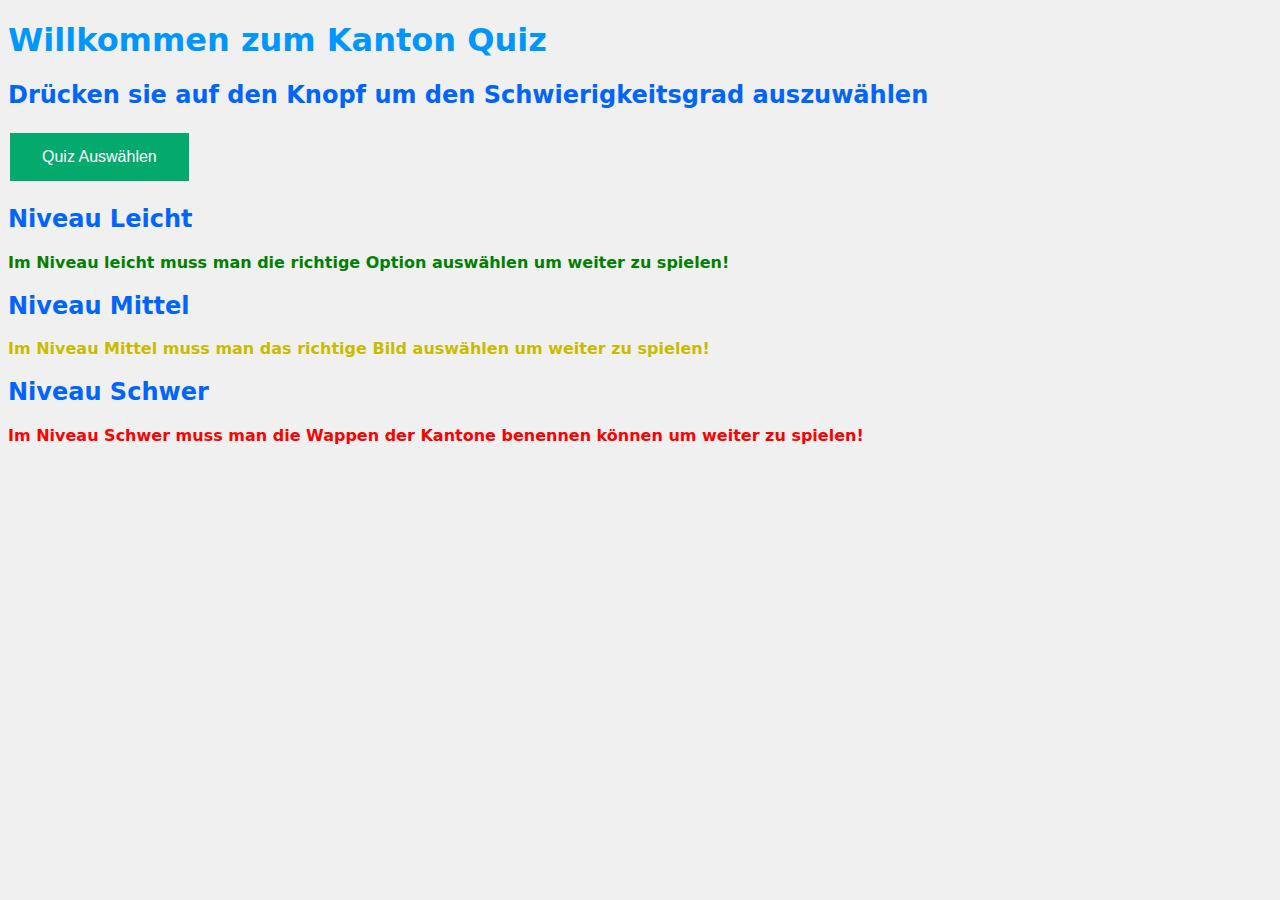
<file: index.html>
<!DOCTYPE html>
<html lang="en">
<head>
    <meta charset="UTF-8">
    <meta name="viewport" content="width=device-width, initial-scale=1.0">
    <title>Kantone-Üben</title>
    <link rel="stylesheet" href="index.css">
</head>
<body>
    <h1>Willkommen zum Kanton Quiz</h1>
    <h2>Drücken sie auf den Knopf um den Schwierigkeitsgrad auszuwählen</h2>
    <button class="auswaehlen-knopf" onclick="window.location.href='quiz-auswahl.html'">Quiz Auswählen</button>

    <h2>Niveau Leicht</h2>
    <div class="niveau-leicht">
        <p><b>Im Niveau leicht muss man die richtige Option auswählen um weiter zu spielen!</b></p>
    </div>

    <h2>Niveau Mittel</h2>
    <div class="niveau-mittel">
        <p><b>Im Niveau Mittel muss man das richtige Bild auswählen um weiter zu spielen!</b></p>
    </div>

    <div class="niveau-schwer">
        <h2>Niveau Schwer</h2>
        <p><b>Im Niveau Schwer muss man die Wappen der Kantone benennen können um weiter zu spielen!</b></p>
    </div>
</body>
</html>
</file>
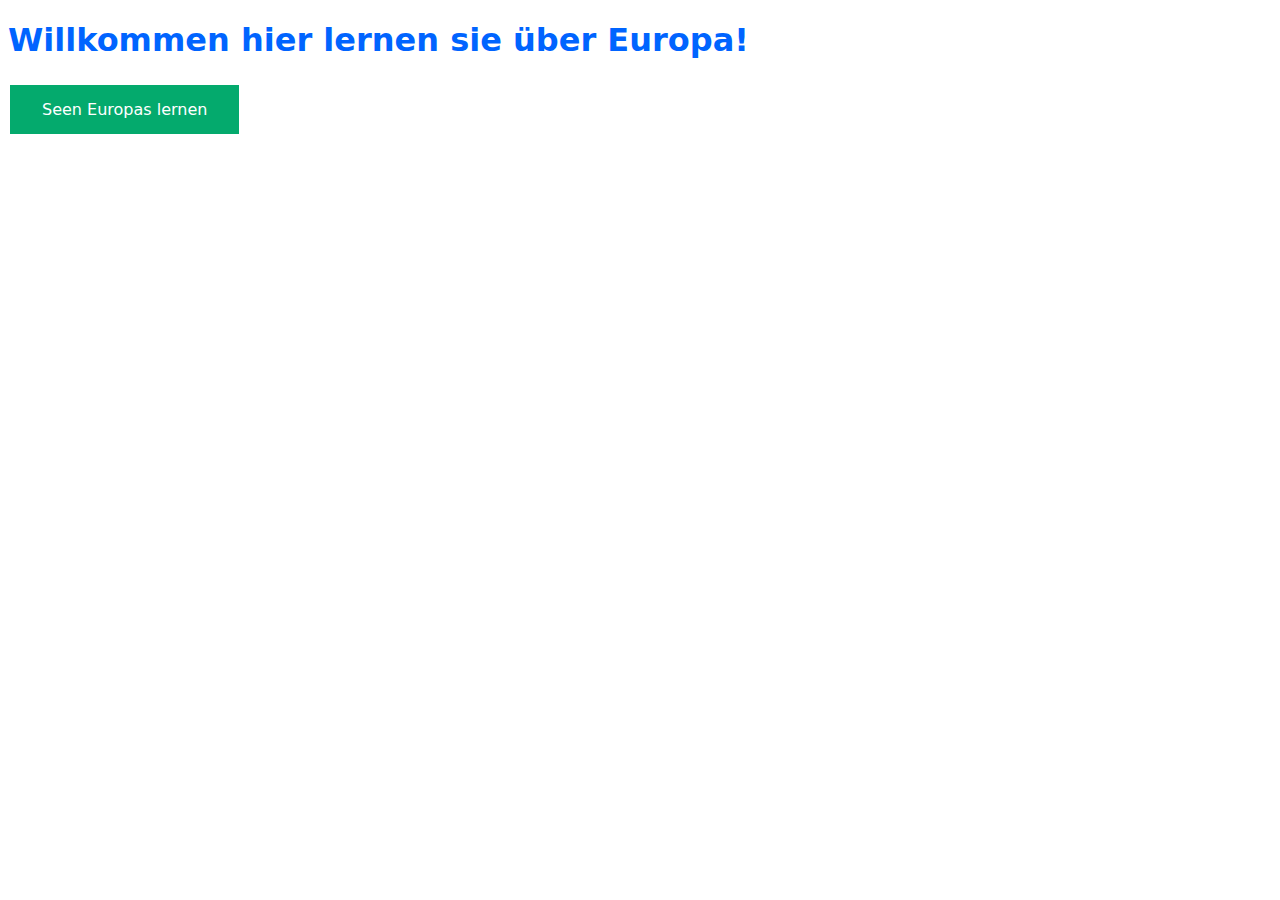
<file: europa.html>
<!DOCTYPE html>
<html lang="en">
<head>
  <meta charset="UTF-8">
  <title>Lernen sie über Europa</title>
  <style>
    body {
      font-family: system-ui, -apple-system, BlinkMacSystemFont, 'Segoe UI', Roboto, Oxygen, Ubuntu, Cantarell, 'Open Sans', 'Helvetica Neue', sans-serif;
      color: rgb(0, 100, 255);
    }

    .custom-button {
      border: none;
      color: white;
      padding: 15px 32px;
      text-align: center;
      text-decoration: none;
      display: inline-block;
      font-size: 16px;
      margin: 4px 2px;
      cursor: pointer;
      background-color: #04AA6D;
    }
  </style>
</head>
<body>
  <h1>Willkommen hier lernen sie über Europa!</h1>
  <a href="meere-europas.html" class="custom-button">Seen Europas lernen</a>
</body>
</html>
</file>
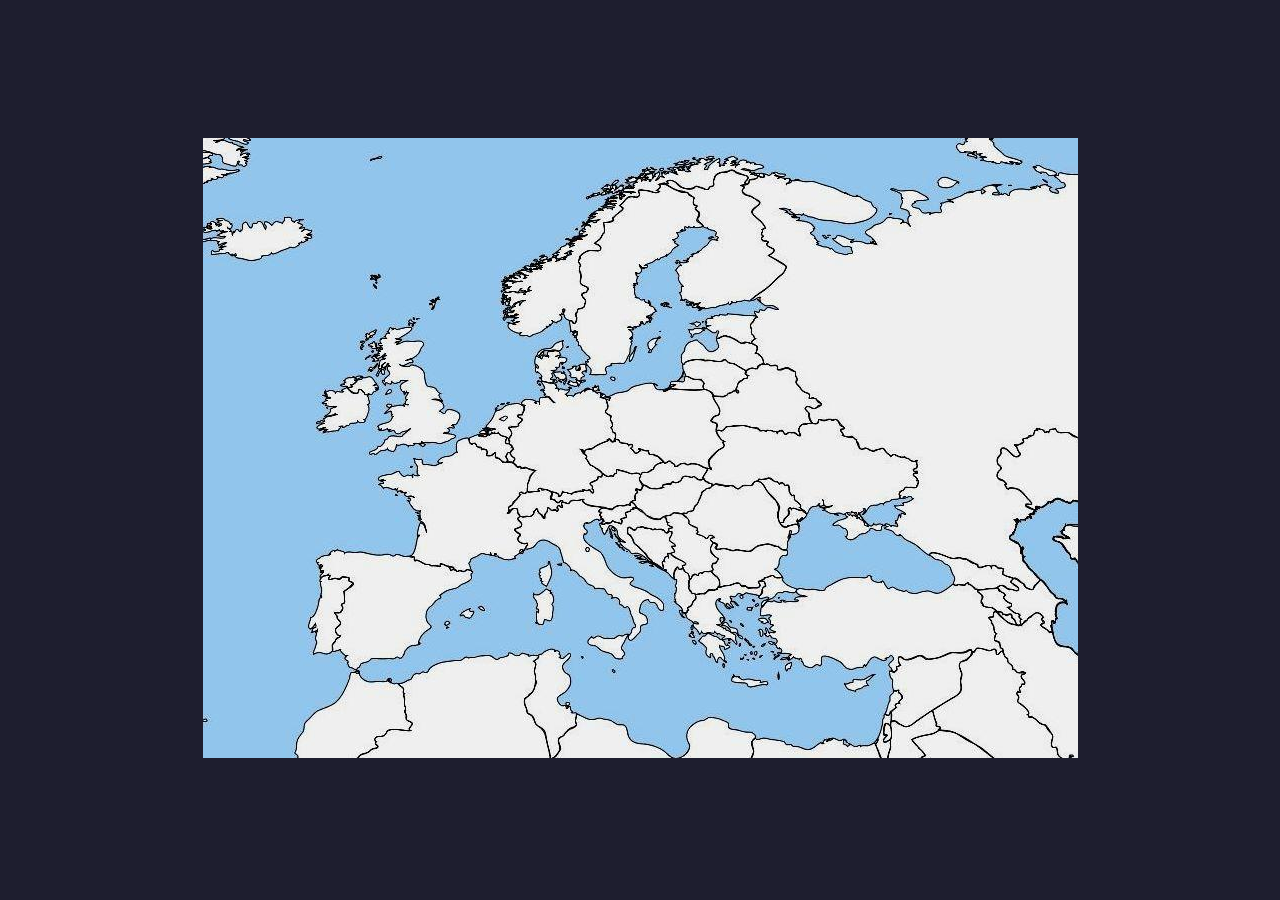
<file: meere-europas.html>
<!DOCTYPE html>
<html lang="en">
<head>
  <meta charset="UTF-8">
  <meta name="viewport" content="width=device-width, initial-scale=1.0">
  <title>Meere Europas</title>
  <style>
    body {
      margin: 0;
      height: 100vh;
      display: flex;
      justify-content: center;
      align-items: center;
      background-color: #f0f0f0;
    }

    body {
  background-color: #1e1e2f; /* deep navy */
}


    #infoBox {
      position: absolute;
      background: rgba(0, 0, 0, 0.7);
      color: white;
      padding: 5px 10px;
      border-radius: 5px;
      pointer-events: none;
      display: none;
      font-family: sans-serif;
    }
  </style>
</head>
<body>

  <div id="infoBox"></div>

  <div>
    <svg
      id="svgMap"
      width="875"
      height="620"
      viewBox="0 0 875 620"
      xmlns="http://www.w3.org/2000/svg">

      <image
        width="875"
        height="620"
        preserveAspectRatio="none"
        xlink:href="leere-europakarte-7464.jpg"
        id="image1" />

      <!-- Clickable paths -->
         <path
     id="path20"
     style="fill:none;pointer-events:all;"
     d="m 615.39034,368.00496 -7.49071,1.53655 -3.64932,8.45106 -6.14622,5.57001 -2.11276,0.96034 1.53655,4.99381 -1.53655,4.80173 -3.07311,2.30484 -4.60967,0.19207 -0.76828,3.64931 -2.11276,3.84139 -0.38414,12.86865 -5.95415,1.15242 -1.92069,4.60966 0.38413,2.88104 -2.4969,3.84139 -2.11276,1.34449 7.10657,7.29863 -0.19207,3.84139 7.29863,6.33829 5.76209,1.72863 16.51796,0.76827 11.71624,1.34449 8.83519,-8.06691 8.83519,-4.03346 24.20074,-0.96035 2.68898,-2.30483 3.07311,0.76828 0.38414,3.64932 4.80173,2.88104 6.14622,-1.9207 4.9938,7.10657 4.60967,-1.34449 5.76208,3.64932 4.60967,0.38414 h 3.26518 l 4.80173,2.4969 7.29864,-0.5762 5.37794,-1.34449 4.80174,-0.76828 9.98761,3.26518 13.82899,-9.98761 2.30483,-6.72243 -5.95415,-9.9876 -3.07311,-1.72863 -4.03345,-4.03346 -6.72243,-1.15241 -10.56382,-6.72243 -8.83519,-7.29864 -11.14003,-5.76208 -3.07311,-4.03346 -4.60966,0.19207 -4.99381,-4.60966 -4.60966,-1.15242 -2.88104,-1.15242 2.88104,-2.88104 -0.96035,-3.07311 4.60967,1.72863 h 6.53036 l -2.49691,-1.53656 0.19207,-3.84139 2.49691,0.19207 1.34448,-5.76208 4.80174,-0.96034 -6.9145,-4.03346 -3.07311,-2.30483 0.96034,-1.53656 8.45106,-0.57621 -0.57621,-2.11276 5.57001,-0.57621 4.22553,-3.07311 -1.9207,-1.92069 -4.80173,1.92069 -7.29864,0.76828 -5.95415,1.15241 -6.9145,2.30484 -1.53655,2.30483 -3.07311,-1.53656 -2.30483,2.49691 -7.49071,-0.38414 -6.9145,8.83519 -2.11276,-2.4969 -2.4969,0.76828 9.4114,11.52416 3.64931,0.57621 0.96035,-1.72863 9.02726,0.57621 -0.19207,7.49071 -6.72243,-0.76828 -3.64931,-2.4969 -1.72863,1.92069 -3.26518,3.84139 -6.14622,0.76828 -6.33829,5.76208 h -7.10657 l -2.88104,-3.26518 2.30484,-2.68897 -0.57621,-4.4176 -2.4969,-0.96035 -4.60967,-3.64931 h -5.76208 v -1.72863 l 5.18587,-3.84139 6.33829,-1.53655 2.68897,-2.30483 -2.4969,-2.30484 -1.15242,1.9207 -5.37794,-1.9207 0.57621,2.30484 -2.68897,-0.19207 -3.26518,-1.34449 -3.64932,-0.19207 -4.60967,-3.45725 -2.30483,0.76828 -0.57621,-1.34449 2.11277,-1.34448 -2.30484,-1.34449 z" />

  <path
     id="path21"
     style="fill:none;pointer-events:all;"
     d="m 508.75763,92.353228 4.61767,2.173017 -1.35814,2.987898 2.71627,1.358136 v 3.259521 l -5.43254,-0.81488 -4.34604,3.80278 -9.23532,8.14882 -6.79068,2.9879 -0.27162,2.44464 -4.61767,2.44464 -1.0865,2.9879 -5.43255,-0.54325 0.27163,3.53115 -5.70417,4.07441 3.53115,4.88929 -0.81488,6.24742 6.24743,5.70417 -2.71628,0.81488 -0.81488,5.70417 h -1.90139 l 2.71627,8.14882 5.70417,-0.81488 15.75438,7.87718 49.97939,-7.60556 5.9758,-1.08651 6.51905,5.70417 10.0502,1.08651 3.25953,2.71627 -3.80278,1.08651 -5.43254,-2.17301 -5.70417,2.98789 -2.44465,-1.35813 -2.71627,3.80278 -2.71627,-1.62976 -1.08651,3.80278 -26.34783,-1.62977 -15.48275,3.25953 -5.43254,2.17302 -0.54325,7.33393 0.54325,2.71627 6.51905,3.53115 4.61766,-1.62976 -2.44464,10.59346 3.53115,6.24742 -8.96369,4.61766 -6.51906,-6.79067 -7.33393,-5.70417 -9.77858,3.80278 -2.17301,8.69206 -2.9879,2.44465 -0.27163,8.42044 2.71627,9.23532 -6.24742,8.42044 -6.24743,1.35814 -2.44464,4.88929 -10.86509,2.71627 -2.98789,-5.9758 -10.59346,-1.08651 -12.76648,3.25953 -6.79068,4.61766 -13.30973,2.71627 -3.53115,2.17302 -8.96369,-4.07441 -0.81489,-5.70417 -5.43254,1.08651 -1.62976,2.44464 -4.88929,-2.44464 -7.87719,5.16092 -5.70417,3.80278 -5.70417,-1.08651 4.34604,-5.70417 12.49485,-7.06231 6.79067,-8.96369 16.026,1.62976 -0.54325,-7.60556 5.70417,-1.90139 0.81488,-2.17302 11.40834,0.54326 7.60556,-15.75438 -0.27163,-8.96369 1.08651,-6.24743 -3.80278,-4.61766 14.66787,-3.80278 7.60556,-2.44464 -0.81488,-6.51905 5.97579,-4.07441 -5.70417,-5.70417 -1.62976,-4.61766 -11.95159,-3.25953 -3.53116,-11.40834 3.25953,-2.71627 -1.08651,-9.50695 5.70417,-0.81488 0.54326,-4.88929 4.34603,-0.81488 2.44464,-3.80278 18.47065,-8.14882 11.13671,-10.32183 -4.61766,-4.61766 5.16092,-3.802778 -2.44465,-3.531153 8.42044,-3.531153 v -2.716271 l 18.19902,0.271627 3.80278,0.271627 z" />

  <path
     id="path22"
     style="fill:none;pointer-events:all;"
     d="m 255.45229,302.31722 -2.30483,-5.76208 -8.06691,-2.30483 4.22552,-4.60967 8.45106,-8.45105 -0.38414,-5.37794 -11.52417,-5.76208 -5.37794,4.9938 -3.84139,-2.30483 4.99381,-4.60967 -4.99381,-13.82899 -5.76208,-6.14622 -6.14622,-0.76828 -3.84139,-15.36555 -8.83519,-4.99381 -11.14003,1.53656 9.60347,-4.99381 v -3.07311 l 10.75589,-15.36555 -14.59727,-2.30483 -12.29244,3.84139 5.37794,-5.76209 -2.68897,-1.53655 11.52416,-7.68278 91.80917,-51.47459 -1.53655,34.57249 8.06691,16.51797 14.21313,6.14622 24.58489,-6.9145 7.29863,-8.06692 7.29864,-4.60966 17.28625,29.96282 8.83519,13.829 -3.45725,3.07311 -14.98141,5.37794 -9.60347,-2.68897 7.29863,-8.06691 -9.21933,-6.14622 5.76209,-10.75589 -19.59108,8.83519 -8.8352,4.60967 -0.76827,17.28624 6.14622,8.45106 -4.60967,2.68897 8.45106,15.36555 -5.37795,0.38414 -1.92069,4.9938 -13.829,-3.84139 -4.22552,5.76209 -9.60347,-0.38414 -14.59728,6.53036 -4.9938,10.75588 -18.8228,15.36555 z" />

  <path
     id="path24"
     style="fill:none;pointer-events:all;"
     d="m 874.63939,386.25379 v -23.0883 l -4.88929,1.62976 -2.71627,1.90139 -4.88929,-1.90139 -6.79067,-2.9879 -6.24743,2.71627 -13.58136,7.06231 -6.79067,8.69207 -5.70417,1.90139 -8.42045,1.62976 -6.24742,16.026 7.60556,5.16092 5.43254,5.43254 -1.35813,5.70417 2.17301,4.34603 v 2.71627 l 31.78038,37.48455 6.51905,-0.27163 5.43254,5.43255 -8.42044,-0.54326 -2.9879,4.34604 0.54326,9.50695 -3.80278,8.42044 -0.54326,8.69207 5.43255,10.0502 11.13671,2.44464 8.42044,7.60556 -0.54325,-91.53834 -17.92739,-19.55716 -7.60556,-3.25952 -0.81489,-3.53115 8.14882,-1.08651 6.24742,2.71627 3.53116,-1.35814 -8.14882,-3.53115 -1.35813,-3.80278 5.16091,-5.16092 z" />

  <path
     id="path26"
     style="fill:none;pointer-events:all;"
     d="m 689.14498,518.58736 0.38414,34.95663 -17.67038,53.39529 -20.7435,0.76828 -9.60347,-6.9145 h -17.67038 l -17.67039,11.52416 -19.20694,-6.14622 -7.68277,-4.22552 -28.04213,-0.38414 0.76828,-5.76208 -27.27386,-6.53036 -1.53655,-6.53036 -15.74969,-3.84139 -12.67658,5.37794 -11.14003,8.8352 3.45725,18.8228 -11.14002,7.68277 h -7.68278 l -13.06072,-10.37175 -25.7373,-5.76208 -7.68277,-16.51797 -13.44486,-4.22552 -11.9083,-2.30483 -12.67658,0.38413 -10.75589,-6.14622 -3.45725,-0.76827 -2.30483,-4.60967 -6.53036,-1.92069 -6.53036,-3.84139 0.76828,-3.84139 9.60347,-7.29864 3.07311,-6.91449 -0.76828,-6.9145 -5.76208,-4.99381 -1.9207,-6.53036 7.29864,-6.91449 2.30483,-4.22553 -4.22552,-1.92069 -5.37795,7.68277 -3.07311,-8.83519 -9.9876,-2.68897 -13.44486,7.29863 -6.9145,0.76828 -5.37794,-3.45725 -6.14622,3.07311 -9.21933,-4.22552 -1.15242,4.9938 -8.45105,3.45725 -9.21933,-5.37794 -23.81661,3.07311 -6.53036,3.84139 13.44486,-91.42504 -1.15242,-10.75588 16.90211,-5.37794 24.96902,5.37794 13.06072,-9.60347 6.9145,-2.30483 16.13383,16.51796 -10.37175,4.99381 3.07311,13.06072 4.22553,3.84138 4.9938,-6.53036 1.53656,-9.21933 -3.45725,-6.91449 -14.59728,31.11524 3.07311,17.67038 -0.76828,10.37175 4.99381,2.30483 2.68897,-5.76208 8.06692,1.15242 -0.38414,-16.51797 1.53655,-5.76208 -4.60966,-7.68278 -3.84139,-1.15242 -8.45106,5.76209 h -2.30483 l -0.38414,-47.63321 9.21933,-8.06692 16.90211,9.98761 4.99381,14.21314 26.12143,22.66418 13.06072,2.68898 3.84139,6.14622 8.83519,3.07311 6.14622,7.68277 5.76208,3.07311 6.9145,19.59108 -4.22553,2.30483 -1.92069,4.99381 -5.37794,-1.15242 -16.90211,4.22553 -9.98761,-3.84139 -5.37794,2.30483 -4.60967,5.37795 33.80422,16.51796 2.68897,-5.76208 -1.53656,-5.76208 4.22553,-9.98761 5.76208,2.68897 8.45106,-8.83519 v -5.76208 l 7.68277,-1.53656 -8.83519,-13.44485 3.07311,-8.45106 9.60347,-1.15241 8.06691,9.21933 22.28005,-0.38414 11.14003,14.59727 5.76208,8.06692 -0.38414,8.06691 6.14622,13.06072 4.99381,4.60967 3.45725,-4.99381 2.30483,11.14003 4.22552,-6.14622 3.45725,2.30483 10.37175,16.51797 -3.84139,4.9938 20.35936,4.60967 17.67038,-3.84139 -1.53655,-2.68897 -7.68278,-0.38414 H 542.7881 l -11.9083,-4.22553 -12.29244,-16.51797 73.75465,-0.76827 11.14002,9.21933 L 620,525.886 l -0.38414,-8.06692 16.13383,4.99381 10.75589,7.68277 7.29863,10.75589 -11.14002,5.37794 6.14622,7.29864 13.06072,-4.22553 4.9938,-1.92069 -3.07311,-4.99381 8.45106,-6.14622 -13.06072,3.84139 -6.9145,0.38414 -4.22553,-10.37175 13.44486,-0.38414 10.37175,-10.75588 10.37174,2.68897 z" />

    </svg>
  </div>

  <script>
    const infoBox = document.getElementById('infoBox');

    const paths = [
      { id: 'path20', name: 'Schwarze meer' },
      { id: 'path21', name: 'Ostsee' },
      { id: 'path22', name: 'Nordsee' },
      { id: 'path24', name: 'Kaspische meer' },
      { id: 'path26', name: 'Mittel meer' }
    ];

    paths.forEach(p => {
      const el = document.getElementById(p.id);
      el.addEventListener('click', e => {
        infoBox.style.left = (e.pageX + 10) + 'px';
        infoBox.style.top = (e.pageY + 10) + 'px';
        infoBox.textContent = p.name;
        infoBox.style.display = 'block';
      });
    });

    document.body.addEventListener('click', e => {
      if (!e.target.closest('path')) {
        infoBox.style.display = 'none';
      }
    });
  </script>

</body>
</html>
</file>
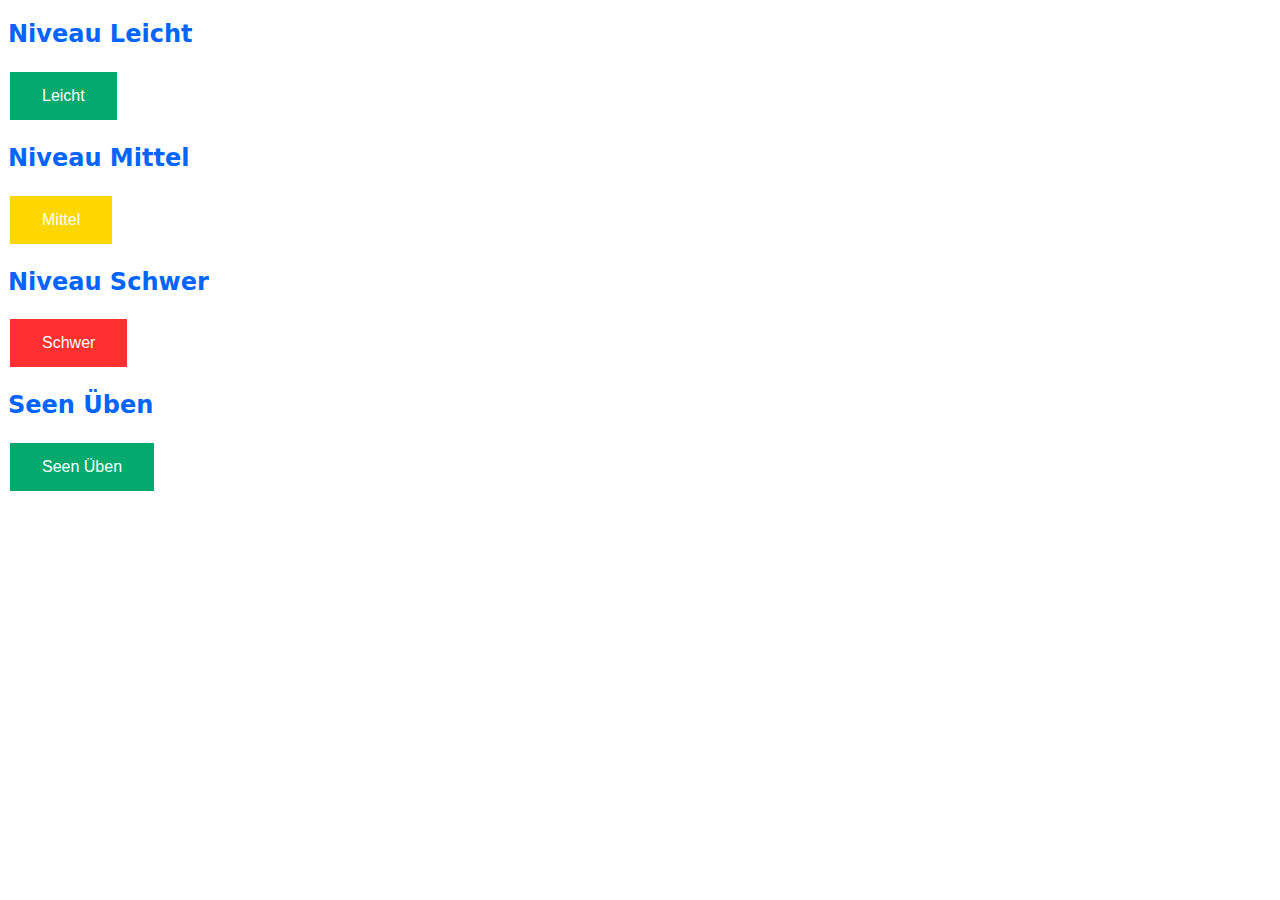
<file: quiz-auswahl.html>
<!DOCTYPE html>
<html lang="en">
<head>
    <meta charset="UTF-8">
    <meta name="viewport" content="width=device-width, initial-scale=1.0">
    <title>Quiz Auswahl</title>
        <style>
            .leichter-quiz {
    border: none;
    color: white;
    padding: 15px 32px;
    text-align: center;
    text-decoration: none;
    display: inline-block;
    font-size: 16px;
    margin: 4px 2px;
    cursor: pointer;
    background-color: #04AA6D;
}

.mittel-quiz {
    border: none;
    color: white;
    padding: 15px 32px;
    text-align: center;
    text-decoration: none;
    display: inline-block;
    font-size: 16px;
    margin: 4px 2px;
    cursor: pointer;
    background-color: #FFD700;
}

.schwer-quiz {
    border: none;
    color: white;
    padding: 15px 32px;
    text-align: center;
    text-decoration: none;
    display: inline-block;
    font-size: 16px;
    margin: 4px 2px;
    cursor: pointer;
    background-color: #FF3030;
}

.seen-ueben {
    border: none;
    color: white;
    padding: 15px 32px;
    text-align: center;
    text-decoration: none;
    display: inline-block;
    font-size: 16px;
    margin: 4px 2px;
    cursor: pointer;
    background-color: #04AA6D;
}

h2 {
    font-family: system-ui, -apple-system, BlinkMacSystemFont, 'Segoe UI', Roboto, Oxygen, Ubuntu, Cantarell, 'Open Sans', 'Helvetica Neue', sans-serif;
    color: rgb(0, 100, 255);
}

.leichter-quiz:focus {
    outline: none;
}

.mittel-quiz:focus {
    outline: none;
}

.schwer-quiz:focus {
    outline: none;
}

.text1 {
    font-family: system-ui, -apple-system, BlinkMacSystemFont, 'Segoe UI', Roboto, Oxygen, Ubuntu, Cantarell, 'Open Sans', 'Helvetica Neue', sans-serif;
}

.text2 {
    font-family: system-ui, -apple-system, BlinkMacSystemFont, 'Segoe UI', Roboto, Oxygen, Ubuntu, Cantarell, 'Open Sans', 'Helvetica Neue', sans-serif;
}

.text3 {
    font-family: system-ui, -apple-system, BlinkMacSystemFont, 'Segoe UI', Roboto, Oxygen, Ubuntu, Cantarell, 'Open Sans', 'Helvetica Neue', sans-serif;
}

        </style>
</head>
<body>
    <div class="text1">
        <h2>Niveau Leicht</h2>
    </div>
    <button class="leichter-quiz" onclick="window.location.href='quiz1.html'">Leicht</button>
    <div class="text2">
        <h2>Niveau Mittel</h2>
    </div>
    <button class="mittel-quiz" onclick="window.location.href='quiz2.html'">Mittel</button>
    <div class="text3">
        <h2>Niveau Schwer</h2>
    </div>
    <button class="schwer-quiz" onclick="window.location.href='quiz3.html'">Schwer</button>
        <div class="text4">
        <h2>Seen Üben</h2>
    <button class="seen-ueben" onclick="window.location.href='seen-ueben.html'">Seen Üben</button>
</body>
</html>
</file>
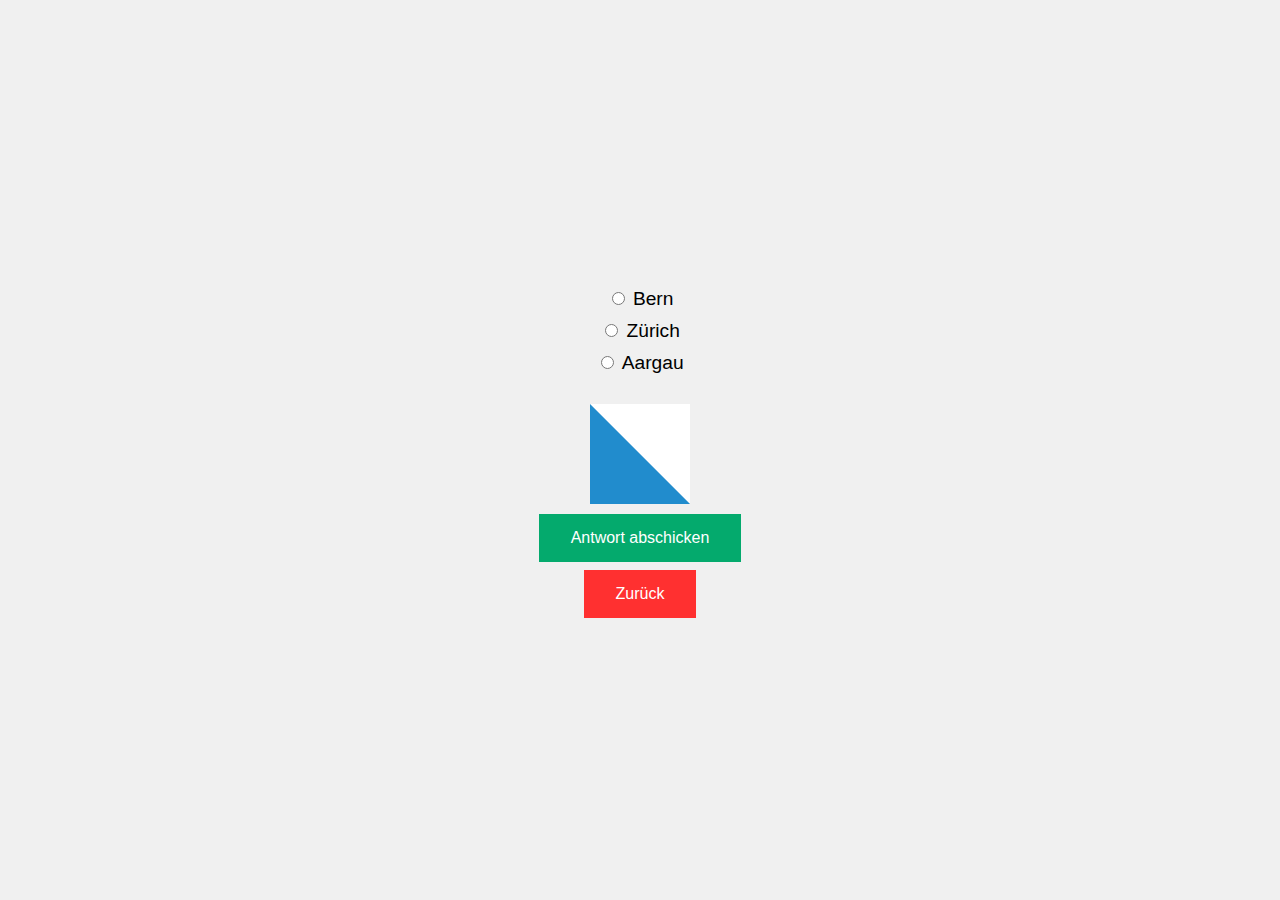
<file: quiz1.html>
<!DOCTYPE html>
<html lang="en">
<head>
  <meta charset="UTF-8">
  <meta name="viewport" content="width=device-width, initial-scale=1.0">
  <title>Leichter Quiz</title>
	<style>body {
    display: flex;
    flex-direction: column;
    align-items: center;
    justify-content: center;
    height: 100vh;
    margin: 0;
    font-family: Arial, sans-serif;
    background-color: #f0f0f0;
  }
  .labels {
    margin-bottom: 20px;
    text-align: center;
  }
  .labels label {
    display: block;
    margin: 10px 0;
    font-size: 1.2em;
  }
  .question-image {
    max-width: 100%;
    height: auto;
  }
  .feedback {
    margin-top: 15px;
    color: red;
    font-weight: bold;
    display: none;
  }
  button {
    border: none;
    color: white;
    padding: 15px 32px;
    text-align: center;
    text-decoration: none;
    display: inline-block;
    font-size: 16px;
    margin: 4px 2px;
    cursor: pointer;
    background-color: #04AA6D;
    margin-top: 10px;
  }

  .zurück-knopf {
          border: none;
          color: white;
          padding: 15px 32px;
          text-align: center;
          text-decoration: none;
          display: inline-block;
          font-size: 16px;
          margin: 4px 2px;
          cursor: pointer;
          background-color: #FF3030;
      }

      .zurück-knopf:focus {
          outline: none;
      }</style>
</head>
<body>
  <div class="labels" id="options"></div>
  <img id="questionImage" src="" alt="Question Image" class="question-image">
  <div class="abschicken-knopf">
    <button onclick="checkAnswer()">Antwort abschicken</button>
  </div>
  <div>
    <button class="zurück-knopf" onclick="window.location.href='quiz-auswahl.html'">Zurück</button>
  </div>
  <div id="feedback" class="feedback">Falsch! Bitte versuche es erneut.</div>
  <script>
	const questions = [
        {
        image: 'images/Zürich.png',
        options: [
            { text: 'Bern', value: 'Option1' },
            { text: 'Zürich', value: 'Option2' },
            { text: 'Aargau', value: 'Option3' }
        ],
        correct: 'Option2'
    },
    {
        image: 'images/Bern.png',
        options: [
            { text: 'Zürich', value: 'Option1' },
            { text: 'Thurgau', value: 'Option2' },
            { text: 'Bern', value: 'Option3' }
        ],
        correct: 'Option3'
    },
    {
        image: 'images/Luzern.png',
        options: [
            { text: 'Graubünden', value: 'Option1' },
            { text: 'Luzern', value: 'Option2' },
            { text: 'Tessin', value: 'Option3' }
        ],
        correct: 'Option2'
    },
    {
        image: 'images/Uri.png',
        options: [
            { text: 'Luzern', value: 'Option1' },
            { text: 'Uri', value: 'Option2' },
            { text: 'Zug', value: 'Option3' }
        ],
        correct: 'Option2'
    },
    {
        image: 'images/Schwyz.png',
        options: [
            { text: 'St. Gallen', value: 'Option1' },
            { text: 'Schwyz', value: 'Option2' },
            { text: 'Zürich', value: 'Option3' }
        ],
        correct: 'Option2'
    },
    {
        image: 'images/Obwalden.png',
        options: [
            { text: 'Obwalden', value: 'Option1' },
            { text: 'Aargau', value: 'Option2' },
            { text: 'Fribourg', value: 'Option3' }
        ],
        correct: 'Option1'
    },
    {
        image: 'images/Nidwalden.png',
        options: [
            { text: 'Nidwalden', value: 'Option1' },
            { text: 'Zug', value: 'Option2' },
            { text: 'Obwalden', value: 'Option3' }
        ],
        correct: 'Option1'
    },
    {
        image: 'images/Glarus.png',
        options: [
            { text: 'Zürich', value: 'Option1' },
            { text: 'Glarus', value: 'Option2' },
            { text: 'Thurgau', value: 'Option3' }
        ],
        correct: 'Option2'
    },
    {
        image: 'images/Zug.png',
        options: [
            { text: 'Basel-Landschaft', value: 'Option1' },
            { text: 'Zug', value: 'Option2' },
            { text: 'Schaffhausen', value: 'Option3' }
        ],
        correct: 'Option2'
    },
    {
        image: 'images/Aargau.png',
        options: [
            { text: 'Schwyz', value: 'Option1' },
            { text: 'Aargau', value: 'Option2' },
            { text: 'Freiburg', value: 'Option3' }
        ],
        correct: 'Option2'
    },
    {
        image: 'images/Solothurn.png',
        options: [
            { text: 'Aargau', value: 'Option1' },
            { text: 'Solothurn', value: 'Option2' },
            { text: 'Wallis', value: 'Option3' }
        ],
        correct: 'Option2'
    },
    {
        image: 'images/Basel-Stadt.png',
        options: [
            { text: 'Basel-Stadt', value: 'Option1' },
            { text: 'Zug', value: 'Option2' },
            { text: 'Basel-Landschaft', value: 'Option3' }
        ],
        correct: 'Option1'
    },
    {
        image: 'images/Basel-Landschaft.png',
        options: [
            { text: 'Freiburg', value: 'Option1' },
            { text: 'Basel-Landschaft', value: 'Option2' },
            { text: 'Wallis', value: 'Option3' }
        ],
        correct: 'Option2'
    },
    {
        image: 'images/Freiburg.png',
        options: [
            { text: 'Freiburg', value: 'Option1' },
            { text: 'Neuenburg', value: 'Option2' },
            { text: 'Waadt', value: 'Option3' }
        ],
        correct: 'Option1'
    },
    {
        image: 'images/Neuenburg.png',
        options: [
            { text: 'Neuenburg', value: 'Option1' },
            { text: 'Genf', value: 'Option2' },
            { text: 'St. Gallen', value: 'Option3' }
        ],
        correct: 'Option1'
    },
    {
        image: 'images/Waadt.png',
        options: [
            { text: 'Waadt', value: 'Option1' },
            { text: 'Wallis', value: 'Option2' },
            { text: 'Zug', value: 'Option3' }
        ],
        correct: 'Option1'
    },
    {
        image: 'images/Wallis.png',
        options: [
            { text: 'Wallis', value: 'Option1' },
            { text: 'Graubünden', value: 'Option2' },
            { text: 'Uri', value: 'Option3' }
        ],
        correct: 'Option1'
    },
    {
        image: 'images/Genf.png',
        options: [
            { text: 'Waadt', value: 'Option1' },
            { text: 'Genf', value: 'Option2' },
            { text: 'Neuenburg', value: 'Option3' }
        ],
        correct: 'Option2'
    },
    {
        image: 'images/Jura.png',
        options: [
            { text: 'Jura', value: 'Option1' },
            { text: 'Solothurn', value: 'Option2' },
            { text: 'Graubünden', value: 'Option3' }
        ],
        correct: 'Option1'
    },
    {
        image: 'images/Schaffhausen.png',
        options: [
            { text: 'Schaffhausen', value: 'Option1' },
            { text: 'Zug', value: 'Option2' },
            { text: 'Thurgau', value: 'Option3' }
        ],
        correct: 'Option1'
    },
    {
        image: 'images/Thurgau.png',
        options: [
            { text: 'Aargau', value: 'Option1' },
            { text: 'Thurgau', value: 'Option2' },
            { text: 'Zürich', value: 'Option3' }
        ],
        correct: 'Option2'
    },
    {
        image: 'images/Graubünden.png',
        options: [
            { text: 'Graubünden', value: 'Option1' },
            { text: 'Luzern', value: 'Option2' },
            { text: 'Tessin', value: 'Option3' }
        ],
        correct: 'Option1'
    },
    {
        image: 'images/Appenzell_Innerrhoden.png',
        options: [
            { text: 'Appenzell Innerrhoden', value: 'Option1' },
            { text: 'Tessin', value: 'Option2' },
            { text: 'St. Gallen', value: 'Option3' }
        ],
        correct: 'Option1'
    },
    {
        image: 'images/Appenzell_Ausserrhoden.png',
        options: [
            { text: 'Appenzell Ausserrhoden', value: 'Option1' },
            { text: 'Thurgau', value: 'Option2' },
            { text: 'Schwyz', value: 'Option3' }
        ],
        correct: 'Option1'
    },
    {
        image: 'images/Tessin.png',
        options: [
            { text: 'Luzern', value: 'Option1' },
            { text: 'Tessin', value: 'Option2' },
            { text: 'Neuenburg', value: 'Option3' }
        ],
        correct: 'Option2'
    },
    {
    image: 'images/St. Gallen.png',
    options: [
        { text: 'Thurgau', value: 'Option1' },
        { text: 'St. Gallen', value: 'Option2' },
        { text: 'Appenzell Ausserrhoden', value: 'Option3' }
    ],
    correct: 'Option2'
},
        ];
    let currentQuestion = 0;

    function loadQuestion() {
      const question = questions[currentQuestion];
      const optionsContainer = document.getElementById("options");
      const imageElement = document.getElementById("questionImage");
      optionsContainer.innerHTML = "";
      imageElement.src = question.image;

      question.options.forEach(option => {
        const label = document.createElement("label");
        label.innerHTML = `<input type="radio" name="question" value="${option.value}"> ${option.text}`;
        optionsContainer.appendChild(label);
      });
    }

    function checkAnswer() {
      const selectedOption = document.querySelector('input[name="question"]:checked');
      const feedback = document.getElementById("feedback");

      if (selectedOption && selectedOption.value === questions[currentQuestion].correct) {
        currentQuestion++;
        if (currentQuestion < questions.length) {
          loadQuestion();
          feedback.style.display = "none";
        } else {
          feedback.style.display = "block";
          feedback.textContent = "Herzlichen Glückwunsch! Du hast das Quiz abgeschlossen.";
        }
      } else if (selectedOption) {
        feedback.style.display = "block";
        feedback.textContent = "Falsch! Bitte versuche es erneut.";
      }
    }

    loadQuestion();
  </script>
</body>
</html>
</file>
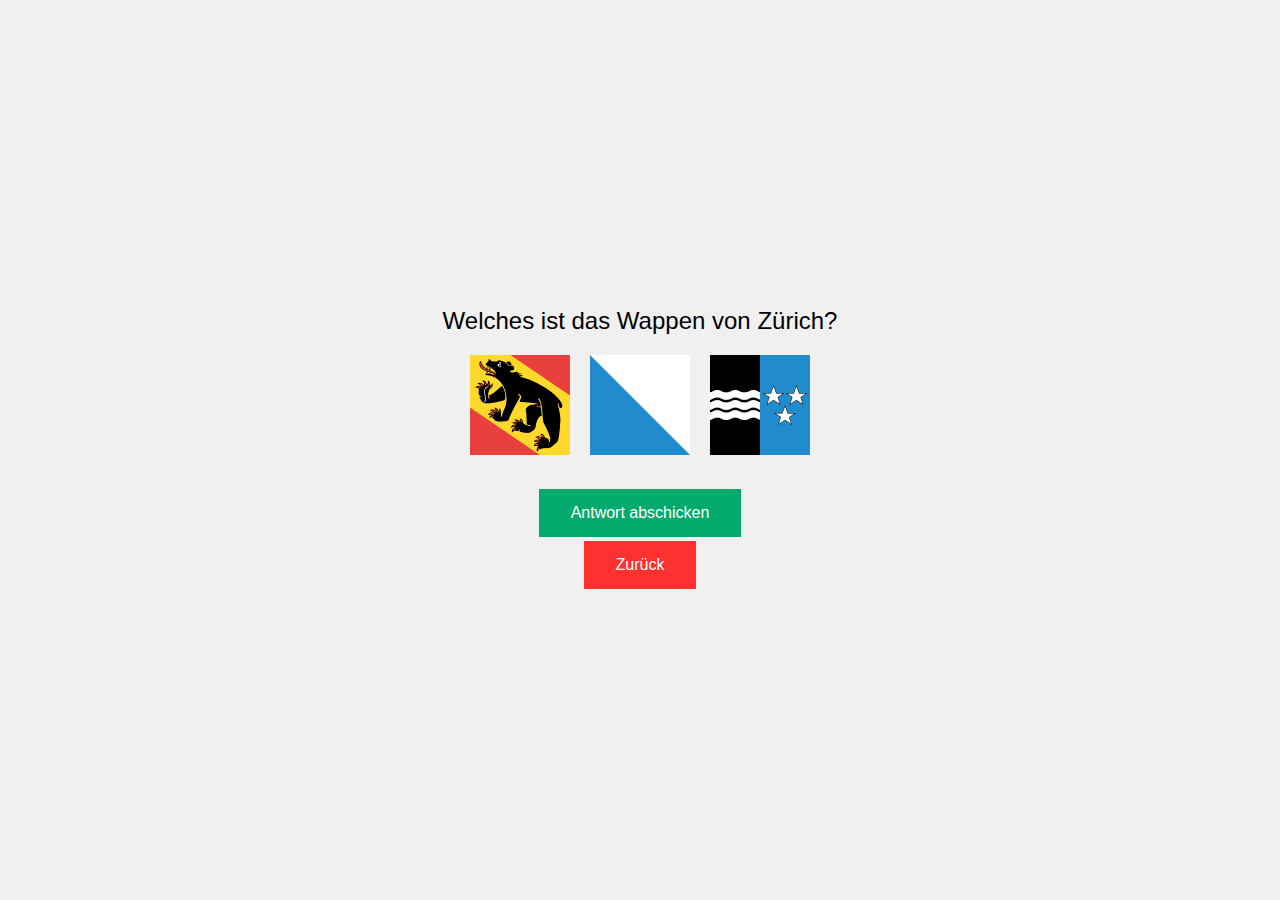
<file: quiz2.html>
<!DOCTYPE html>
<html lang="en">
<head>
    <meta charset="UTF-8">
    <meta name="viewport" content="width=device-width, initial-scale=1.0">
    <title>Mittel Quiz</title>
    <style>body {
    display: flex;
    flex-direction: column;
    align-items: center;
    justify-content: center;
    height: 100vh;
    margin: 0;
    font-family: Arial, sans-serif;
    background-color: #f0f0f0;
}
.question {
    font-size: 1.5em;
    margin-bottom: 20px;
    text-align: center;
}
.labels {
    display: flex;
    gap: 20px;
    justify-content: center;
    margin-bottom: 20px;
}
.labels label {
    cursor: pointer;
}
.option-image {
    width: 100px;
    height: auto;
    cursor: pointer;
}
.selected {
    outline: 3px solid green;
}
.feedback {
    margin-top: 15px;
    color: red;
    font-weight: bold;
    display: none;
}
button {
    border: none;
    color: white;
    padding: 15px 32px;
    text-align: center;
    text-decoration: none;
    display: inline-block;
    font-size: 16px;
    cursor: pointer;
    background-color: #04AA6D;
    margin-top: 10px;
}

.zurück-knopf {
    border: none;
    color: white;
    padding: 15px 32px;
    text-align: center;
    text-decoration: none;
    display: inline-block;
    font-size: 16px;
    margin: 4px 2px;
    cursor: pointer;
    background-color: #FF3030;
}

.zurück-knopf:focus {
    outline: none;
}</style>
</head>
<body>
    <div class="question" id="questionText">Welches ist das Flagge von ...?</div>
    <div class="labels" id="options"></div>
    <div class="abschicken-knopf"><button onclick="checkAnswer()">Antwort abschicken</button></div>
    <div>
        <button class="zurück-knopf" onclick="window.location.href='quiz-auswahl.html'">Zurück</button>
      </div>  
    <div id="feedback" class="feedback">Falsch! Bitte versuche es erneut.</div>

    <script>
const questions = [
    { cantonName: 'Zürich', options: [{ value: 'Option1', image: 'images/Bern.png' }, { value: 'Option2', image: 'images/Zürich.png' }, { value: 'Option3', image: 'images/Aargau.png' }], correct: 'Option2' },
    { cantonName: 'Bern', options: [{ value: 'Option1', image: 'images/Zürich.png' }, { value: 'Option2', image: 'images/Thurgau.png' }, { value: 'Option3', image: 'images/Bern.png' }], correct: 'Option3' },
    { cantonName: 'Luzern', options: [{ value: 'Option1', image: 'images/Graubünden.png' }, { value: 'Option2', image: 'images/Luzern.png' }, { value: 'Option3', image: 'images/Tessin.png' }], correct: 'Option2' },
    { cantonName: 'Uri', options: [{ value: 'Option1', image: 'images/Luzern.png' }, { value: 'Option2', image: 'images/Uri.png' }, { value: 'Option3', image: 'images/Zug.png' }], correct: 'Option2' },
    { cantonName: 'Schwyz', options: [{ value: 'Option1', image: 'images/St. Gallen.png' }, { value: 'Option2', image: 'images/Schwyz.png' }, { value: 'Option3', image: 'images/Zürich.png' }], correct: 'Option2' },
    { cantonName: 'Obwalden', options: [{ value: 'Option1', image: 'images/Obwalden.png' }, { value: 'Option2', image: 'images/Aargau.png' }, { value: 'Option3', image: 'images/Freiburg.png' }], correct: 'Option1' },
    { cantonName: 'Nidwalden', options: [{ value: 'Option1', image: 'images/Nidwalden.png' }, { value: 'Option2', image: 'images/Zug.png' }, { value: 'Option3', image: 'images/Obwalden.png' }], correct: 'Option1' },
    { cantonName: 'Glarus', options: [{ value: 'Option1', image: 'images/Zürich.png' }, { value: 'Option2', image: 'images/Glarus.png' }, { value: 'Option3', image: 'images/Thurgau.png' }], correct: 'Option2' },
    { cantonName: 'Zug', options: [{ value: 'Option1', image: 'images/Basel-Landschaft.png' }, { value: 'Option2', image: 'images/Zug.png' }, { value: 'Option3', image: 'images/Schaffhausen.png' }], correct: 'Option2' },
    { cantonName: 'Aargau', options: [{ value: 'Option1', image: 'images/Schwyz.png' }, { value: 'Option2', image: 'images/Aargau.png' }, { value: 'Option3', image: 'images/Freiburg.png' }], correct: 'Option2' },
    { cantonName: 'Solothurn', options: [{ value: 'Option1', image: 'images/Aargau.png' }, { value: 'Option2', image: 'images/Solothurn.png' }, { value: 'Option3', image: 'images/Wallis.png' }], correct: 'Option2' },
    { cantonName: 'Basel-Stadt', options: [{ value: 'Option1', image: 'images/Basel-Stadt.png' }, { value: 'Option2', image: 'images/Zug.png' }, { value: 'Option3', image: 'images/Basel-Landschaft.png' }], correct: 'Option1' },
    { cantonName: 'Basel-Landschaft', options: [{ value: 'Option1', image: 'images/Freiburg.png' }, { value: 'Option2', image: 'images/Basel-Landschaft.png' }, { value: 'Option3', image: 'images/Wallis.png' }], correct: 'Option2' },
    { cantonName: 'Freiburg', options: [{ value: 'Option1', image: 'images/Freiburg.png' }, { value: 'Option2', image: 'images/Neuenburg.png' }, { value: 'Option3', image: 'images/Waadt.png' }], correct: 'Option1' },
    { cantonName: 'Neuenburg', options: [{ value: 'Option1', image: 'images/Neuenburg.png' }, { value: 'Option2', image: 'images/Genf.png' }, { value: 'Option3', image: 'images/St. Gallen.png' }], correct: 'Option1' },
    { cantonName: 'Waadt', options: [{ value: 'Option1', image: 'images/Waadt.png' }, { value: 'Option2', image: 'images/Wallis.png' }, { value: 'Option3', image: 'images/Zug.png' }], correct: 'Option1' },
    { cantonName: 'Wallis', options: [{ value: 'Option1', image: 'images/Wallis.png' }, { value: 'Option2', image: 'images/Graubünden.png' }, { value: 'Option3', image: 'images/Uri.png' }], correct: 'Option1' },
    { cantonName: 'Genf', options: [{ value: 'Option1', image: 'images/Waadt.png' }, { value: 'Option2', image: 'images/Genf.png' }, { value: 'Option3', image: 'images/Neuenburg.png' }], correct: 'Option2' },
    { cantonName: 'Jura', options: [{ value: 'Option1', image: 'images/Jura.png' }, { value: 'Option2', image: 'images/Solothurn.png' }, { value: 'Option3', image: 'images/Graubünden.png' }], correct: 'Option1' },
    { cantonName: 'Schaffhausen', options: [{ value: 'Option1', image: 'images/Schaffhausen.png' }, { value: 'Option2', image: 'images/Zug.png' }, { value: 'Option3', image: 'images/Thurgau.png' }], correct: 'Option1' },
    { cantonName: 'Thurgau', options: [{ value: 'Option1', image: 'images/Aargau.png' }, { value: 'Option2', image: 'images/Thurgau.png' }, { value: 'Option3', image: 'images/Zürich.png' }], correct: 'Option2' },
    { cantonName: 'Graubünden', options: [{ value: 'Option1', image: 'images/Graubünden.png' }, { value: 'Option2', image: 'images/Luzern.png' }, { value: 'Option3', image: 'images/Tessin.png' }], correct: 'Option1' },
    { cantonName: 'Appenzell Innerrhoden', options: [{ value: 'Option1', image: 'images/Appenzell_Innerrhoden.png' }, { value: 'Option2', image: 'images/Appenzell_Ausserrhoden.png' }, { value: 'Option3', image: 'images/Bern.png' }], correct: 'Option1' },
    { cantonName: 'Appenzell Ausserrhoden', options: [{ value: 'Option1', image: 'images/Appenzell_Ausserrhoden.png' }, { value: 'Option2', image: 'images/Thurgau.png' }, { value: 'Option3', image: 'images/Appenzell_Innerrhoden.png' }], correct: 'Option1' },
    { cantonName: 'Tessin', options: [{ value: 'Option1', image: 'images/Tessin.png' }, { value: 'Option2', image: 'images/St. Gallen.png' }, { value: 'Option3', image: 'images/Uri.png' }], correct: 'Option1' },
    { cantonName: 'St. Gallen', options: [{ value: 'Option1', image: 'images/St. Gallen.png' }, { value: 'Option2', image: 'images/Thurgau.png' }, { value: 'Option3', image: 'images/Tessin.png' }], correct: 'Option1' }
];

        let currentQuestion = 0;

        function loadQuestion() {
            const question = questions[currentQuestion];
            const optionsContainer = document.getElementById("options");
            const questionText = document.getElementById("questionText");

            optionsContainer.innerHTML = "";
            questionText.textContent = `Welches ist das Wappen von ${question.cantonName}?`;

            question.options.forEach(option => {
                const label = document.createElement("label");
                label.innerHTML = `
                    <input type="radio" name="question" value="${option.value}" style="display: none;">
                    <img src="${option.image}" alt="Option Image" class="option-image">
                `;


                label.querySelector(".option-image").addEventListener("click", function(event) {

                    document.querySelectorAll(".option-image").forEach(img => img.classList.remove("selected"));

                    event.target.classList.add("selected");

                    label.querySelector('input[type="radio"]').checked = true;
                });

                optionsContainer.appendChild(label);
            });
        }

        function checkAnswer() {
            const selectedOption = document.querySelector('input[name="question"]:checked');
            const feedback = document.getElementById("feedback");

            if (selectedOption && selectedOption.value === questions[currentQuestion].correct) {
                currentQuestion++;
                if (currentQuestion < questions.length) {
                    loadQuestion();
                    feedback.style.display = "none";
                } else {
                    feedback.style.display = "block";
                    feedback.textContent = "Herzlichen Glückwunsch! Du hast das Quiz abgeschlossen.";
                }
            } else if (selectedOption) {
                feedback.style.display = "block";
                feedback.textContent = "Falsch! Bitte versuche es erneut.";
            }
        }

        loadQuestion();
    </script>
</body>
</html>
</file>
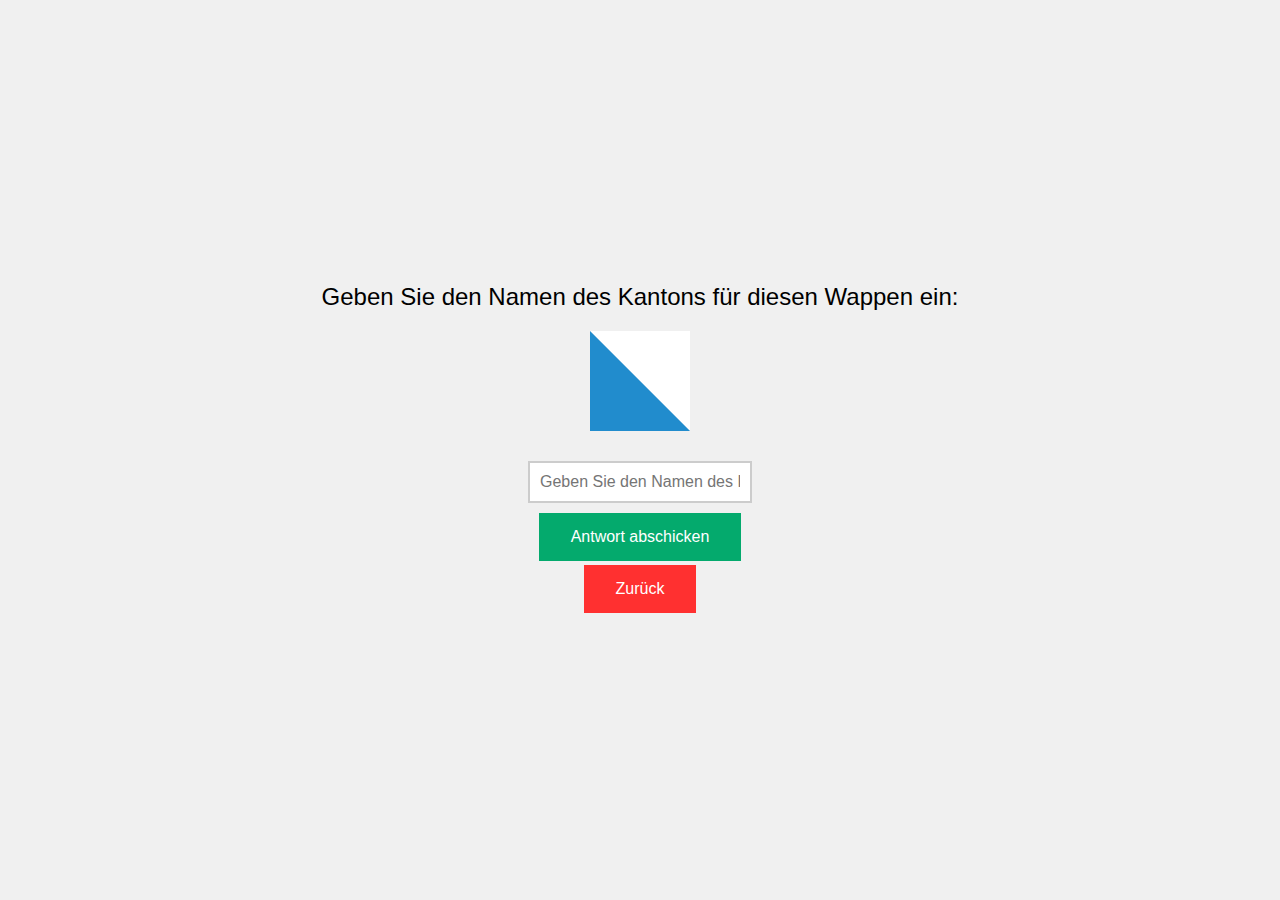
<file: quiz3.html>
<!DOCTYPE html>
<html lang="en">
<head>
    <meta charset="UTF-8">
    <meta name="viewport" content="width=device-width, initial-scale=1.0">
    <title>Schwerer Quiz</title>
    <style>body {
    display: flex;
    flex-direction: column;
    align-items: center;
    justify-content: center;
    height: 100vh;
    margin: 0;
    font-family: Arial, sans-serif;
    background-color: #f0f0f0;
}
.question {
    font-size: 1.5em;
    margin-bottom: 20px;
    text-align: center;
}
.option-image {
    width: 100px;
    height: auto;
    margin-bottom: 20px;
}
.feedback {
    margin-top: 15px;
    color: red;
    font-weight: bold;
    display: none;
}
input[type="text"] {
    padding: 10px;
    font-size: 16px;
    margin-top: 10px;
    width: 200px;
    border: 2px solid #ccc;
    transition: border-color 0.3s;
}
input[type="text"]:focus {
    border-color: #19a1f5;
    outline: none;
}
button {
    border: none;
    color: white;
    padding: 15px 32px;
    text-align: center;
    text-decoration: none;
    display: inline-block;
    font-size: 16px;
    cursor: pointer;
    background-color: #04AA6D;
    margin-top: 10px;
}

.zurück-knopf {
    border: none;
    color: white;
    padding: 15px 32px;
    text-align: center;
    text-decoration: none;
    display: inline-block;
    font-size: 16px;
    margin: 4px 2px;
    cursor: pointer;
    background-color: #FF3030;
}

.zurück-knopf:focus {
    outline: none;
}</style>
</head>
<body>
    <div class="question" id="questionText">Geben Sie den Namen des Kantons ein:</div>
    <img id="optionImage" class="option-image" src="" alt="Option Image">
    <input type="text" id="userInput" placeholder="Geben Sie den Namen des Kantons ein">
    <div class="abschicken-knopf"><button onclick="checkAnswer()">Antwort abschicken</button></div>  
    <div>
        <button class="zurück-knopf" onclick="window.location.href='quiz-auswahl.html'">Zurück</button>
      </div>  
    <div id="feedback" class="feedback">Falsch! Bitte versuche es erneut.</div>

    <script>
        const questions = [
            { cantonName: 'Zürich', image: 'images/Zürich.png' },
            { cantonName: 'Bern', image: 'images/Bern.png' },
            { cantonName: 'Luzern', image: 'images/Luzern.png' },
            { cantonName: 'Uri', image: 'images/Uri.png' },
            { cantonName: 'Schwyz', image: 'images/Schwyz.png' },
            { cantonName: 'Obwalden', image: 'images/Obwalden.png' },
            { cantonName: 'Nidwalden', image: 'images/Nidwalden.png' },
            { cantonName: 'Glarus', image: 'images/Glarus.png' },
            { cantonName: 'Zug', image: 'images/Zug.png' },
            { cantonName: 'Aargau', image: 'images/Aargau.png' },
            { cantonName: 'Solothurn', image: 'images/Solothurn.png' },
            { cantonName: 'Basel Stadt', image: 'images/Basel-Stadt.png' },
            { cantonName: 'Basel Landschaft', image: 'images/Basel-Landschaft.png' },
            { cantonName: 'Freiburg', image: 'images/Freiburg.png' },
            { cantonName: 'Neuenburg', image: 'images/Neuenburg.png' },
            { cantonName: 'Waadt', image: 'images/Waadt.png' },
            { cantonName: 'Wallis', image: 'images/Wallis.png' },
            { cantonName: 'Genf', image: 'images/Genf.png' },
            { cantonName: 'Jura', image: 'images/Jura.png' },
            { cantonName: 'Schaffhausen', image: 'images/Schaffhausen.png' },
            { cantonName: 'Thurgau', image: 'images/Thurgau.png' },
            { cantonName: 'Graubünden', image: 'images/Graubünden.png' },
            { cantonName: 'Appenzell Innerrhoden', image: 'images/Appenzell_Innerrhoden.png' },
            { cantonName: 'Appenzell Ausserrhoden', image: 'images/Appenzell_Ausserrhoden.png' },
            { cantonName: 'Tessin', image: 'images/Tessin.png' },
            { cantonName: 'St. Gallen', image: 'images/St. Gallen.png' }
        ];

        let currentQuestion = 0;

        function loadQuestion() {
            const question = questions[currentQuestion];
            const questionText = document.getElementById("questionText");
            const optionImage = document.getElementById("optionImage");
            const userInput = document.getElementById("userInput");
            const feedback = document.getElementById("feedback");

            questionText.textContent = `Geben Sie den Namen des Kantons für diesen Wappen ein:`;
            optionImage.src = question.image;
            userInput.value = "";
            feedback.style.display = "none";
        }

        function checkAnswer() {
            const userInput = document.getElementById("userInput").value.trim();
            const feedback = document.getElementById("feedback");

            if (userInput.toLowerCase() === questions[currentQuestion].cantonName.toLowerCase()) {
                currentQuestion++;
                if (currentQuestion < questions.length) {
                    loadQuestion();
                    feedback.style.display = "none";
                } else {
                    feedback.style.display = "block";
                    feedback.textContent = "Herzlichen Glückwunsch! Du hast das Quiz abgeschlossen.";
                }
            } else {
                feedback.style.display = "block";
                feedback.textContent = "Falsch! Bitte versuche es erneut.";
            }
        }


        document.getElementById("userInput").addEventListener("keydown", function(event) {
            if (event.key === "Enter") {
                checkAnswer();
            }
        });

        loadQuestion();
    </script>
</body>
</html>
</file>
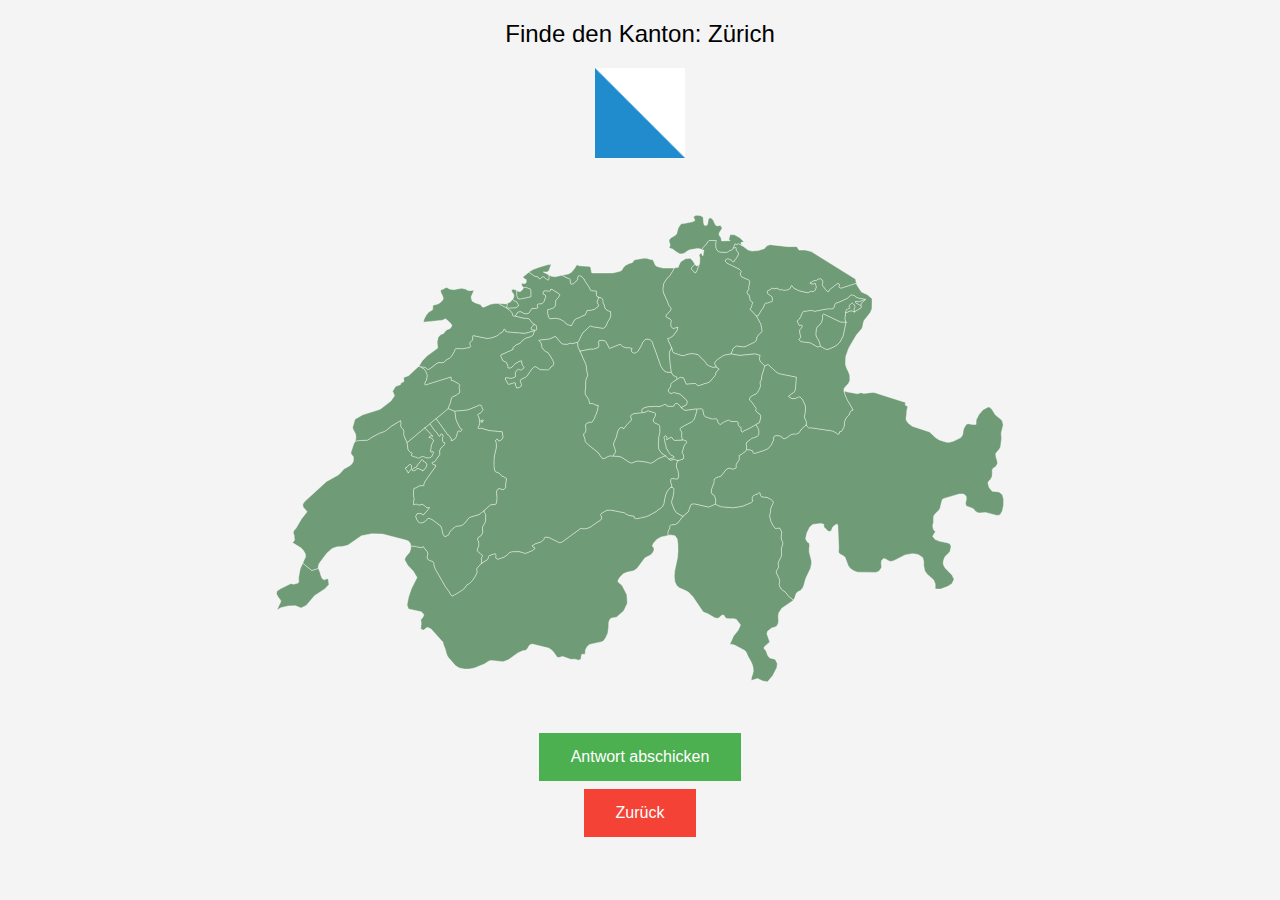
<file: schweizer-karte-quiz.html>
<!DOCTYPE html>
<html lang="en">
<head>
    <meta charset="UTF-8">
    <meta name="viewport" content="width=device-width, initial-scale=1.0">
    <title>Kanton Quiz</title>
    <style>
        body {
            margin: 0;
            padding: 0;
            font-family: Arial, sans-serif;
            background-color: #f4f4f4;
        }
        .container {
            display: flex;
            flex-direction: column;
            align-items: center;
            max-width: 1000px;
            margin: 0 auto;
            padding: 20px;
        }
        .map-container {
            width: 100%;
            max-width: 800px;
            margin: 20px auto;
        }
        .map-container svg {
            width: 100%;
            height: auto;
            max-height: 80vh;
        }
        .canton-flag {
            width: 150px;
            height: 90px;
            margin: 10px 0;
            object-fit: contain;
        }
        #questionText {
            font-size: 1.5rem;
            margin-bottom: 10px;
            text-align: center;
        }
        path {
            fill: #6f9c76;
            stroke: #ffffff;
            stroke-width: 0.5;
            transition: fill 0.3s ease;
        }
        path:hover {
            fill: #4a7a51;
            cursor: pointer;
        }
        circle {
            fill: none;
            pointer-events: none;
        }
        .feedback {
            display: none;
            color: red;
            font-weight: bold;
            text-align: center;
            margin-top: 10px;
        }
        /* Your original button styles */
        .abschicken-knopf button, .zurück-knopf {
            background-color: #4CAF50;
            border: none;
            color: white;
            padding: 15px 32px;
            text-align: center;
            text-decoration: none;
            display: inline-block;
            font-size: 16px;
            margin: 4px 2px;
            cursor: pointer;
        }
        .zurück-knopf {
            background-color: #f44336;
        }
        @media (max-width: 600px) {
            #questionText {
                font-size: 1.2rem;
            }
            .canton-flag {
                width: 80px;
                height: 48px;
            }
            .abschicken-knopf button, .zurück-knopf {
                padding: 12px 24px;
                font-size: 14px;
            }
        }
    </style>
</head>
<body>
    <div class="container">
        <div class="question" id="questionText">Finde den Kanton:</div>
        <div id="cantonFlag"></div>
        <div class="map-container">
            <svg baseprofile="tiny" fill="#6f9c76" stroke="#ffffff" stroke-linecap="round" stroke-linejoin="round" stroke-width=".5" version="1.2" viewBox="0 0 1000 641" xmlns="http://www.w3.org/2000/svg">
                <g id="features">
                    <path d="M213.4 442.5l3.8 0.2 9.6 1.9 2.4-1.5 1.3 2.2 3 3.5 1.3 2.5 0 1.5-0.5 2-0.3 2.1 0.8 2.2 2.5 1.7 2.7 0.6 2.2 1.7 0.8 5.2 1 2.6 12.8 22.4 4.5 6.1 1.5 2.8 2.3 3 7.7-4.3 6.6-4.4 4.8-5.9 2.3-1 3.9-3.9 2.8-4 2.3-4.2 0.8-2.2-0.4-3.8 0.1-1 3.5-3.8 2.5-2.7 7-4.2 1.5-2.6 0.1-1.1 0.1-0.8 0.3-0.4 0.6-0.4 6.6-2.3 1.2 0 0.5 0.7 0.2 2-0.2 1.5-0.1 0.9 0.3 0.7 1.2 0.4 1.2 0.6 7.6-2.6 4.6-3.2 1.9-2.3 0.4-0.4 0.5-0.3 2.9-0.6 8.8-0.1 4.8 1.4 0.5 0.3 1.2 0.3 1.3 0 1.7-0.5 7.2-3 3-2.7-2.7-1.4-1.1-1.6 4.6-2.9 6.8-2.1 0.6-0.7 2.2-1.7 0.4-0.6 0.3-1.1 0.3-0.9 0.6-0.5 1-0.5 4.2 0.5 13.3 6.5 2.4-0.3 24.5-17.8 2.3 0.7 3.1 0 1.8-0.3 4.3-1.7 7.4-5.2 5.5-3.6 0.6-0.9 0.8-1.4 0-1-0.3-0.9-0.5-1-0.5-0.9-0.3-0.6 0-0.4 0.4-0.4 0.7-0.7 6.6-4 5.1-0.3 17.2 3.3 1.8 1.5 4.8 2.1 5.4 0.6 0.3 0.2 0 0.5 0 0.8 0.2 0.9 0.7 0.5 1 0.3 1.2 0 10.5-2.2 4.8-1.7 9.3-5.2 2.1-1.9 3.2-2 2.1-2.1 1-1.5 0.9-1.7 1-6.4 1.2-4.6 0.8-2.3 1.2-2.5 3.9-4.8 2.1-0.3 1.7 0.8 0.5 0.7 0.3 1.3-0.1 2.5-0.4 3.6-0.7 3.2-1.4 4.8-0.2 1.4 0.2 1.7 0.6 1.8 2.1 5.3 3.1 4.8 7.9 4.4-5.9 8-3.3 2.2-4.6 0.5-1.8 0.6-0.7 0.7-0.1 0.7 0.3 0.5 0 0.6-0.1 0.6-1 2-0.9 2.1-0.5 1.9 0.2 2.2 0.1 1.1 0 0.2-8.6 1.8-5.4 3-4.3 4.6-1.7 3.7 0.8 1.2 1.3 1 0.1 3-1.2 2.7-2 2.4-2.3 1.7-5.7 2.9-10 13.2-4.1 2.9-8.8 1.9-4.3 2-4 4-2 2.9-0.8 2.5 0.7 1.1 4.7 4.1 5.9 11.5 0.6 10.7-4.4 9.4-8.8 7.7-2.2 0.7-4.1 0.5-2.1 1.5-1.4 3-0.4 3.3 0 3.3-1.1 8.3-0.4 0.6-1.9 4.3-0.2 0.6-2.5 3.3-1.4 1.2-2 0.6-14.3 3.2-2.9 2.4-2.2 4.2-0.5 5.5-4.2 0.2-0.2 0.4-0.6 3 0.1 1.5-0.4 1-2.6 1.4-1.1-0.1-3.6-1.1-5.6 0.1-9.7-3.5-1.9 0.2-1.6 0.7-1.6 0.4-2.5-0.8-0.3-0.8-3.8-5.5-3-2.8-3.2-1.9-20.5-5.1-3.4 1.7-1.9 3.3-2.3 2.9-4.2 0.6-6 2.6-11.9 8.7-6.4 2.3-15.2-1.6-2.6 0.9-5.7 3.5-12.4 5.1-6.1 1.2-6.6 0.1-6.2-1.3-4.7-2.8-9-10.2-1.4-2.3-1.1-2.9-1.4-5.3-2.3-6-0.7-3.1-1-0.7-13.7-15.4-4.5-2.1-1.7 0.7-1.5 1.5-1.5 1.2-1.9-0.3-1.8-1.3-0.1-0.9 0.4-1.2-0.1-2.3 0.3-0.3 0-3-0.4-2.9-0.6 0.3 1-1.5 1.6-2 1.4-2.2 0.2-2.2-3.1-3-16-3.6-1.8-4.9 1.9-9.9 3.5-10.4 7.1-14-4.6-7.9-7.1-7.6-3.8-6.7 1-3.3 5.3-6.3 1.5-4.9-0.2-2.8z" id="CHVS" name="Valais">
                    </path>
                    <path d="M535.3 429.3l0-0.2-0.1-1.1-0.2-2.2 0.5-1.9 0.9-2.1 1-2 0.1-0.6 0-0.6-0.3-0.5 0.1-0.7 0.7-0.7 1.8-0.6 4.6-0.5 3.3-2.2 5.9-8 6.7-5.6 0.4-1.5 0.8-1.9 1.6-4.7 0.5-0.7 0.7-0.6 1.5-0.5 2.3-0.1 17.7 4 8.3-3.6 6.7 3.1 15.6 1.4 11.9-2 10.2-4.2 1.9-1.4 0.5-1-0.2-0.9-0.4-0.9-0.2-1.3 0.3-1.5 1.5-2.1 1.4-0.8 1.5-0.6 2-0.4 1.6-1.6 1.2-0.1 0.6 0.5 0.2 1.6 0.5 1.4 1 1.6 6.9 0.7 1 0.4 1.4 0.9 2.3 1 2.6 2.5 0.5 0.7 0.2 0.9-0.4 1.1-1.5 2.9-0.7 1.7-0.6 2.1-0.3 1.9-0.4 3.5-0.3 1.5-0.3 1.2-0.2 0.9 1.3 5.6 0.5 1.6 0.6 1.3 2.1 3.7 2.2 3.2 1.4 0.6 0.5-0.2 0.9-0.4 3-0.4 2.3 4.3 0.1 1.8-0.1 2.3-0.4 3.2 0.3 2.5 0.8 2 1 2 0.1 1.2-0.4 1.3-0.7 2.8-0.8 2.4 0.2 8.8-0.7 2.1-3.1 5.8-0.4 2 0.2 1.9 0.3 1.8-0.3 1.4-0.8 1.9-1.7 2-0.1 1.2 0.3 1.5 1.7 4 2.1 4.2 0.1 1.1 0 1.5-0.6 3.7 0.4 1.5 0.7 1.6 1.6 2.6 1.3 1.2 3.3 2.3 4.3 5.1 1.7 1.8 4.6 3.4 0.1 0-0.1 0.2-14.6 10-3.7 5.6-0.8 3.7 0.4 6.6-0.6 3.5-1.6 2.7-2 1.2-4.4 1.4-5.1 4-0.9 3.3 3.6 10.1-6.7 6.1-0.4 0.7-0.1 0.8 0.1 0.7 0.4 0.7 2.2 2.2 1.7 5.3 1.8 2.7 2 1.2 4.4 0.8 1.9 1.3 2.2 4.8-0.7 4.9-5 9.8-6.5 7.9-6-1.1-6.6-3-6.2 1.9-1.8 0.6 0.7-4.5 1.2-3.4 0.9-3.6-0.4-5-1.1-3.8-1.7-3.8-3.5-6.2-2-4.7-1.3-1.8-1.3-1.1-11.6-6.2-3.1-1.1-3.4-0.2 0.3-0.8 0.8-1.4 3.5-8.1 5.8-7.1 3-6.8-5.2-6.8-3-1-6.2 0.1-3.2-0.4-1.6-1.1-1.4-2.7-0.7-0.2-1-0.4-1.2 0.6-3.2 2.7-1.4 0.9-3.6-0.2-9.3-5.5-3.9-1.4-2-1-12.7-18.8-5.7-5.9-5.6-2.8-5.3-2.2-3.7-3-2.2-4.7-0.8-7.1 0.7-7.5 3.3-15.1 0.7-8.5-0.1-8.8-0.9-6.6-2.7-4-5.8-1-2.7 0.6z" id="CHTI" name="Ticino">
                    </path>
                    <path d="M692 510.1l-0.1 0-4.6-3.4-1.7-1.8-4.3-5.1-3.3-2.3-1.3-1.2-1.6-2.6-0.7-1.6-0.4-1.5 0.6-3.7 0-1.5-0.1-1.1-2.1-4.2-1.7-4-0.3-1.5 0.1-1.2 1.7-2 0.8-1.9 0.3-1.4-0.3-1.8-0.2-1.9 0.4-2 3.1-5.8 0.7-2.1-0.2-8.8 0.8-2.4 0.7-2.8 0.4-1.3-0.1-1.2-1-2-0.8-2-0.3-2.5 0.4-3.2 0.1-2.3-0.1-1.8-2.3-4.3-3 0.4-0.9 0.4-0.5 0.2-1.4-0.6-2.2-3.2-2.1-3.7-0.6-1.3-0.5-1.6-1.3-5.6 0.2-0.9 0.3-1.2 0.3-1.5 0.4-3.5 0.3-1.9 0.6-2.1 0.7-1.7 1.5-2.9 0.4-1.1-0.2-0.9-0.5-0.7-2.6-2.5-2.3-1-1.4-0.9-1-0.4-6.9-0.7-1-1.6-0.5-1.4-0.2-1.6-0.6-0.5-1.2 0.1-1.6 1.6-2 0.4-1.5 0.6-1.4 0.8-1.5 2.1-0.3 1.5 0.2 1.3 0.4 0.9 0.2 0.9-0.5 1-1.9 1.4-10.2 4.2-11.9 2-15.6-1.4-6.7-3.1 0.6-4-0.4-2.4-1.1-3.5-0.5-1-0.8-0.5-0.9-0.5-0.7-0.5-0.6-0.9-0.4-1.2-0.2-1.7 0.1-1.6 1.4-4.6 1.5-3.3 0.3-1.6 0.1-1.1-0.1-0.8 0-0.9 0.7-1.3 1.3-1.2 3.3-1.5 2.1-0.4 1.9-1.1 4.7-6.1 2-2.2 3.5-1.2 3.1 1.1 0.8 0.1 3-0.7 0.7-0.5 0.7-1-0.2-2.7 0-0.3 0.3-0.7 1.6-2.8 1.8-2.3 0.3-2.5-0.1-3.5 0.6-0.7 1.5-0.3 1.4-0.6 1.3-1.5 2.3-1.2 2.2-2.9 4.2 0.2 2.1 0.8 0.9 0.1 0.4 0.8 0.5 2 0.8 0.5 1.9 0 11.1-3.5 4.6-2.1 2.8-2.7 1.5-2 1-2.1 0.6-1.4 0.6-1.2 0.5-0.9 0.3-1.1-0.1-2.2 0.2-1.1 0.5-0.7 1.3-0.7 2-0.4 3.3 0.3 2 0.7 1.4 1.1 0.9 1.3 1.7 0.6 2-0.6 6.9-4.7 2.9-0.7 3.8 0 1.7-0.7 1-0.7 3.5-4.8 5.6-5 3.2 3.7 0.7 0.2 1 0 0.9-0.5 27 4 4.1 2.1 2.3 1.7 1.4 0.1 0.6-0.2 0.6-2.5 2.6-0.8 2.6-4.7 0.6-1.6 0.2-1.5-0.1-1.4 0.6-3.5 1.1-2.3 1.3-2.5 1.1-1.3 1.9-1.5 0.5-1.2 0.8-2.7 0.9-1.1 1.2-0.7 1.5-0.4-1.1-2.3-6.2-10.5-2.2-4.9-1.5-5-0.1-1.1 4.6 1.3 6.8 1.1 5.5 1 4.1-1.4 3.8 1 10.6-1.3 3.3 0.5 38.1 12.1-0.3 3.3 0.8 0.8 1.3-0.1 0.7 0.9 0 1.7-0.8 2.9-0.5 6.9-0.6 3.2 0.3 2.7 2.6 3.7 5 3.8 21.5 7 7.8 7.4 4.5 2.7 8.8 2.8 2.7 0.1 1.4 0 5.2-1.5 8.8-4.4 2.1-3.1 0.5-2.2 0.2-2.5 0.9-3.7 3.1-5.2 3.3-0.6 3.9 1 5-0.2 0.1-5.5 3.5-6.8 5.1-5.9 5.9-3.3 1.1-0.2 1.1 0.2 1 0.7 0.1 0 2.1 2.3 4.2 6.8 6.8 5.4 1.8 2.2 1.1 4.9-2.5 10.1 0.5 6.3-1.1 9.4-0.7 2.7-1.2 1.9-4.4 5.3 0.4 4.4 1.4 4.2 0.5 4.1-2.4 3.7-3.4 2.2-0.9 2.7 0.2 3.3-0.4 4.2-1.9 3.5-2.2 2.1-1 2.7 1.7 5.7 3.6 4.2 8.6 0.9 4.2 3.6 1.5 5.6-0.1 7.6-1.6 7.3-1.2 2-1.6 2.6-3.7 0.7-14.4-3.8-7 0.7-2.6-0.4-2.3-1.1-1.2-1.3-1.1-1.5-1.6-1.4-8.3-2.9-0.9-3.1 1.1-6.1-0.4-3.3-3.2-2.6-5.2 0-19 5.5-2 1.1-0.9 2.2-2.4 9.5-1.7 2.3-4.3 4.3-1.8 2.6-0.2 2.1-0.1 6.5-0.9 3.1 0.3 2.7 0.5 2.1 0.9 1.7 1.8 1.2-3.6 6 3.2 4 5.9 2.3 9 1.7 3.5 1.4 1.5 3.3-1.5 6.4-1.5 1.9-4.2 3.8-1.5 2.9-1.1 3.9-0.1 2.7 0.8 2.4 1.9 3.3 8.3 8.5 2.6 5.2-2.7 5.5-5.6 3.6-8.5 3.2-6.7-0.1-0.1-6.6-2.1-4.9-7.9-7.1-3-4-1.3-6.4-0.1-5.8-1.3-4.7-5.1-3.4-4.1-1-3.9-0.3-8.8 1.5-13.4 6.9-4.2 1.4-2.6-0.6-4.9-3-2.2 0-2.2 2.5-0.4 3.3 0.4 3.3-0.1 2.3-3.1 4.3-3.8 1.5-23.1-0.3-4.7-1.7-4.2-2.9-2.6-3.5-4-10.5-1.8-1.5-4.5-2.5-1.4-1.4-0.4-1.7 0.3-4.4-1.2-28.1-0.7-1.8-1.6 0.3-3.2 2.4-1.4 1.9-0.7 2.1-1 1.7-2.2 0.9-1.5-0.6-5.1-5-0.2-3.6-4-1-9.8 1.2-3.8 3.5-3.5 7.1-1.6 7.2 1.9 3.9 2.7 1.9 0.4 2.9-0.5 3.7 0 4.2 2.7 10.3 0.3 3.8-1.3 6.4-5.9 12.3-3 10.5-1.8 2.9-2.3 2.2-2.4 1.2-2.2 1.6-1.2 2.9-0.9 3.3-1.5 2.8z" id="CHGR" name="Graubünden">
                    </path>
                    <path d="M577.1 72l-2.3-1-2.8-0.4-9.7 1.6-3.1 1.6-2.8 2-2.9 1.5-3.6 0.2-4.2-2.4-5.1-4-1-0.1-3.2-1.2 1.3-3.2-0.5-2.6-0.9-2.2 0.3-2.2 1.9-2.2 5.1-2.9 2.2-2 1.5-6 0.9-2.1 2.8-4.1 1.5-0.9 2.3 0 10.8-2.1 3.1-1.6-1.9-4.7 3.2-1.8 5 0.2 3.8 1.7 0.3 2.2 0.2 3.9 0.7 3.6 2 1.5 2.4-1.6 1.1-6.6 1.8-1.9 2.6 0.9 2 2.9 1.5 3.5 1.5 2.4 2.1 0.5 2.3-0.5 1.9 0.4 1.4 3-0.6 1.1-2.7 4.1-0.6 1.9 0.8 2.5 1.6 2 0.5 2.3 0.4 1.9 10.7-0.2-1.7-1.8 1.8-5.9 5.4 0.3 6.6 3.8 5.2 5-3.7 0.8 0 2.1 2.9 2.9-6.1-3.3-2.4 1-1.7-0.9-0.2 0-2.4 5.8-0.4 0.4-0.9 1.1-0.9 0.6-0.9 0.3-0.8-0.1-0.5 0.2-0.6 0.4-0.9 0.9-0.9 0.6-1.2 0.5-8.2-0.3-1.8-0.6-1.4-0.9-1.3-2-0.8-1.6-0.4-4.8 0.7-4.6-8.7-0.2-1.7 1.7-1.4 2.7-3.4 3.2-2.8 3.7-0.1 0.1z m-8.4 18.3l1.8 2.3 2.7-1 0.5-0.7 0 1-2.6 6.9-1.5 2.3-0.7 0.1-0.7-0.3-0.6-0.7-0.5-0.9-0.7-0.7-1.3-1.3-0.9-0.6 0.2-2.2 4.3-4.2z" id="CHSH" name="Schaffhausen">
                    </path>
                    <path d="M770.5 114.2l-0.1 0-16 5.2-1.8 0.7-0.9 0.2-0.8-0.1-2-1-0.2-0.5-0.2-0.3 0.9-2.8-2-1.4-10.3 7.8-1.4 2.8-1.3-0.5-1.8-1.5-4.5-5.8-0.4-1.4 0.6-1.6 0.1-1.1 0-1.2-1.9-3-2.8 0.1-1 0.3-0.9 0.4-1 0.9-0.6 0.3-1.7 0.1-1.1 0.2-1.3 0.5-0.8 0.6-0.6 0.8-0.5 0.3-0.4-0.1-0.4-0.2-0.4 0.2-0.3 0.3 0 0.8 0.8 0.5 2.1 0.3 1.3-0.2 1-0.5 0.9 0 0.6 0.2 1.1 4.5-0.8 2.3-0.4 0.9-0.8 1.2-1.1 0.8-1.4 0.4-1.6-0.4-1.2 0.1-1.9 1-0.7 0.7-3.6-0.5-7.8-1.8-6.6-3.2-3-3.5-1.9 3.3-0.9 1.1-1.6 0.9-3.3 0.6-2.5 0-2.6-0.7-0.8 0-1.7 0.3-0.6-0.2-0.5-0.5-0.4-0.7-0.5-0.6-0.7-0.1-3.5 0.5-1.2 0-1.6-0.6-0.7 0.2-1.7 1.8-0.8 0.3-1.1 0.3-1.2 0.4-0.7 1.3 0.2 1.6 0.4 0.9 5.6 4 0 1.1 0.3 3-0.1 1-0.4 0.8-0.7 0.4-1.4 0.2-1.1 0.3-1 0.4-0.9 0.5-0.8 0.2-0.7 0-0.7-0.3-1 0.4-0.7 1-2.3 5.2-1.9 2.3-2.8 5-1.7 2.3-2 0.1-8-8.5 1.5-2.1 0.4-1 0.4-1.3 0.3-2.1 1.2-1.4 0-0.4-1.6-0.9-2-2-1-6.1-2-1.3-0.4-0.8-0.5-1.8 0.1-0.9 0.1-0.6 0.4-0.3 0.9-0.6 0.4-0.5 0.4-0.8 0-0.6 0-0.4-0.2-0.3 0-0.6 0-0.7 1.2-6.3 0.1-0.9-0.5-1-1.5-1.1-5.9-2.5-2-1.1-1.2-1.4-0.8-2.7 0.9-2 0.4-0.5-1.1-1.6-1.1-1.2-12.9-6.4-2.4-0.8-1.8-2.2-0.7-1.1 0-0.6 0.4-0.7 1.2-1 1.4-0.5 1.5 0.2 2.9 1.5 1.1 1.2 0.9 0.7 0.8 0.1 0.7 0 1.2-2.3 1.8-2 1.5-2.9 0.9-1.3 0.3-1.5-0.3-1.2-2.3-2.7-0.8-4-3.3 1.5 2.4-5.8 0.2 0 1.7 0.9 2.4-1 6.1 3.3 0.1 0.1 5.9 4.4 4.9 1.3 7.9-0.8 7.4-2.3 3.2-3.5 3.8-1.5 22.4 2.5 11.2 0 2.7 4.3 7.6 0 7.8 1.8 55.2 34.5 1.2 5.3z" id="CHTG" name="Thurgau">
                    </path>
                    <path d="M573.7 90.9l0.8-1.6 0.3-2.2-0.1-2.1 0.2-2.1-0.1-1-0.5-1.2-0.3-1.3 0.5-1.7 0.7-0.6 1.1-0.4 0.8 0 0.2 0.4 0.2 1.9 1.3 0.6 1.1-7-1.8-0.2-1-0.4 0.1-0.1 2.8-3.7 3.4-3.2 1.4-2.7 1.7-1.7 8.7 0.2-0.7 4.6 0.4 4.8 0.8 1.6 1.3 2 1.4 0.9 1.8 0.6 8.2 0.3 1.2-0.5 0.9-0.6 0.9-0.9 0.6-0.4 0.5-0.2 0.8 0.1 0.9-0.3 0.9-0.6 0.9-1.1 0.4-0.4 3.3-1.5 0.8 4 2.3 2.7 0.3 1.2-0.3 1.5-0.9 1.3-1.5 2.9-1.8 2-1.2 2.3-0.7 0-0.8-0.1-0.9-0.7-1.1-1.2-2.9-1.5-1.5-0.2-1.4 0.5-1.2 1-0.4 0.7 0 0.6 0.7 1.1 1.8 2.2 2.4 0.8 12.9 6.4 1.1 1.2 1.1 1.6-0.4 0.5-0.9 2 0.8 2.7 1.2 1.4 2 1.1 5.9 2.5 1.5 1.1 0.5 1-0.1 0.9-1.2 6.3 0 0.7 0 0.6 0.2 0.3 0 0.4 0 0.6-0.4 0.8-0.4 0.5-0.9 0.6-0.4 0.3-0.1 0.6-0.1 0.9 0.5 1.8 0.4 0.8 2 1.3 1 6.1 2 2 1.6 0.9 0 0.4-1.2 1.4-0.3 2.1-0.4 1.3-0.4 1-1.5 2.1 8 8.5 0.9 1.3 4.8 8.7 1.1 6.3 0.6 2.3-0.6 1.2-1.3 1.5-2.6 2.2-1.4 2.1-1.2 1.8 0.2 2.4-1 1.4-1.8 1.7-11.9 5.6-2.6 0.2-8.3-1.1-3.7 2.9-2.8 6.9-8.8 1.7-7.8 5.1-2 1.8-1.2 1.4-0.3 0.9-0.2 0.8 0.1 0.8 0.2 0.6 1.1 1.6 0.4 1.6-4.5 0.6-6-2.6-1.5-1.2-0.8-1.2-0.5-1.1-2.3-2.8-3.4-3-3.7-4.1-8-1.3-5.7 1.1-3.7 1.4-2.1 0-2.4-0.4-8-2.7-1.3-0.8-0.6-1.2-0.2-1.3-1-3.1-4.5-9.7-0.5-2.4 0.6-0.1 0.6 0 0.5-0.1 1.4-0.6 3.4-2.1 3.8-4.9 1.8-3.2 0.6-2.9-5.9 1.9-2.4-2.6-0.5-1.1-0.1-1 0-0.9 0.4-3.2 0.1-1.9-1-1.1-3.9-2-1.2-0.9-0.5-0.7 0.4-1.6 5.3-5.5 0.9-2.5-0.5-1.1-2.8-3.6-1.5-4.6-4.4-9.5-1.1-4.2 0.1-3 1-5.7 3.4-5.4 4.3-4.4 4.6-7.6 0.4-1.8 5.6-0.9 0.2-1.4 2.4-5.2 6.2-4 6-0.7 3.1 3 2.4 4 0.4 0.5-4.3 4.2-0.2 2.2 0.9 0.6 1.3 1.3 0.7 0.7 0.5 0.9 0.6 0.7 0.7 0.3 0.7-0.1 1.5-2.3 2.6-6.9 0-1z" id="CHZH" name="Zürich">
                    </path>
                    <path d="M402.6 104.2l7.9-1.7 3.8-2.1 3.2-3.9 3.7-5.7 2.8 1.4 13 0.8 1.3 1.3 0.6 2.8 0.4 2.8 0.5 1.3 26.3 0 9-2.1 2-1.3 0.9-1.3 0.8-1.5 1.7-2 1.6-1.3 4.4-2.3 3.7-1.1 1.4-1.5 1-1.5 1-0.6 10.9-1.9 3.6 0 5.3 1.6 2.3 0.3 1.1 1.3 1.1 2.8 1.4 2.9 1.9 1.3 7.7 2.1 12.9 0 0.6-0.1-0.4 1.8-4.6 7.6-4.3 4.4-3.4 5.4-1 5.7-0.1 3 1.1 4.2 4.4 9.5 1.5 4.6 2.8 3.6 0.5 1.1-0.9 2.5-5.3 5.5-0.4 1.6 0.5 0.7 1.2 0.9 3.9 2 1 1.1-0.1 1.9-0.4 3.2 0 0.9 0.1 1 0.5 1.1 2.4 2.6 5.9-1.9-0.6 2.9-1.8 3.2-3.8 4.9-3.4 2.1-1.4 0.6-0.5 0.1-0.6 0-0.6 0.1 0.5 2.4 4.5 9.7-2.6 5-0.1 0.8-0.2 1.9 1.1 12.5 1.5 10.4-0.2 0-5.7-0.3-2.5-1.2-1.1-1-1.5-1.8-2.2-3.5-0.7-1.4-6.7-19.3-1.5-3.4-0.9-2.5-0.6-2.9-1.1-1.8-1.2-1.1-3.3-1.4-3.5 0.4-3.3 3.9-0.9 2.5-4.6 8.1-3.3 2.5-1.8 0.2-1.4-0.6-0.9-0.7-0.8-0.7-0.3-0.5-0.3-1-0.3-0.6 0-0.4 0.3-0.3 1.4-0.6-0.5-0.5-1.9-0.7-5.4-0.2-4.1-1.3-3-3.2-13.8 5.4-4.5-8.9-3.1-1.3-4.4 0.1-0.8 0.1-0.3 0.4-0.2 0.8 0.1 2.4 0.2 2.5-0.1 1-0.2 0.6-0.1 0.3-0.3 0.3-0.8 0.6-5.1 1.9-4.6 0-12.3 2.5-2.7-4.5-0.1-0.7-0.5-5.8 1.5-1.9 4.8-9.7 0.6-0.8 9-8.2 1.4 0.3 1.8 0.7 12.8 2 1.5-0.8 1.6-1.1 2.8-6.4 2.2-3.5 1.5-3.4-0.2-5.6-2.5-0.7-2-1.1-1.8-1.7-0.9-1.4-0.9-4.1-1.3-0.8-0.2-2.7 0.1-0.6 0-1-0.4-1-1.7-2.1-3.1-0.6-2.6-1.6-0.2-0.6-0.2-1.2 0-4.3-6.2-0.6-1.8-1.4-0.7-2.3-5.9-8.9-0.9-2.1-1.2-0.9-1.6-2.2-2.9-0.8-1.2 0.2-0.6 0.4-0.2 1.2-0.1 1.9-0.2 1-0.5 0.8-5 4.6-2.7 0.4-0.6-1-0.4-1.7-0.2-1.7 0.2-1.5-0.8-0.7-0.5-0.3-0.9-0.2-7.3-3.6-0.7-0.5z" id="CHAG" name="Aargau">
                    </path>
                    <path d="M386.4 103.9l0 5-1.3 1.5-2-1.2-1.6-1.3-1.2-1.4-1-0.4-1.1 0.3-3.5 2.4-2-1.7-0.6-1.1-2-0.2-1.9-0.5-6.1-4.3-1.1-0.7 1.1-0.9 4.8-2.7 7.1-2.7 0.1 0 10.3-3.1 4.6-0.5-2.7 7.5-2.1 2.1-4.8-0.1-0.5 0 7.5 4z" id="CHBS" name="Basel-Stadt">
                    </path>
                    <path d="M386.4 103.9l2.9 1.5 4.5 0.6 8.8-1.8 0.7 0.5 7.3 3.6 0.9 0.2 0.5 0.3 0.8 0.7-0.2 1.5 0.2 1.7 0.4 1.7 0.6 1 2.7-0.4 5-4.6 0.5-0.8 0.2-1 0.1-1.9 0.2-1.2 0.6-0.4 1.2-0.2 2.9 0.8 1.6 2.2 1.2 0.9 0.9 2.1 5.9 8.9 0.7 2.3 1.8 1.4 6.2 0.6 0 4.3 0.2 1.2 0.2 0.6 2.6 1.6-1.1 3.2-1 2 0.1 0.6 0.3 1.2 0.6 1.1 0.7 1.1 0.1 1.4-1.2 1.5-3.8 2.8-4.2 1.2-2.6 0.2-1.6-0.1-1 0.3-1.2 3.2-0.6 1.4-0.5 0.7-5 2.2-1.5 1.2-4.2 1.2-2.5 1.7-3.1 5.4-0.8 2-4.2-1.2-1.2-0.6-1.4-0.9-1.5-1.8-2-1.5-4.2-2.2-5-1.2-7.1 0.6-1.1-0.4-0.6-0.8-1.2-3.8-0.3-1.7-0.2-2.2 0.2-2.5 1.9-0.5 4.7-1.4 1-0.5 1.6-2.1 0.7-2.5 0.1-3.7 0.1-1 0.5-0.7 0.5-0.6 0.8-0.5 0.8-0.7 0.6-0.9 0.9-1.8 1-1.2-0.6-1.1-0.7-0.8-8.6-5.3-1.6-0.2-0.1 1.3-0.4 0.7-0.8 0.6-5.5-0.6-1.6 0.4-1.3 3.3 3.1 1.6 0.5 1 0.1 0.7-2.3 6.6-2.5 2.6-4.5 0.3-1.1 0.5-0.2 1.7 0.2 1.2 0.5 0.9-0.3 0.6-1 0.4-5.8 0.4-0.8 0.4-0.7 0.6-0.6 1.5-0.8 1.3-0.9 1.4-1.4 0.9-1.9 0.5-3.3-0.5-3.5-2-1.4-0.2-2.7 0.6-3.2 4.9-2.2 0-0.6-0.4-0.7-0.6-0.3-2.4-1.4-2.3-5.4-4.4 11.3-0.4 3-2.1 0.1-1-0.2-0.9-1.8-3.2-0.5-0.6-0.5-0.2-1.3 0-0.5-0.1-0.6-0.3-0.4-0.5-0.3-0.3-1-1.5 0-0.1 1.1-1.5 0.6-2.8-0.3-1.6-1-1.4-0.6-0.8-1-1.8-0.1-1.8 2.4-0.7 3.1 1.1 0.9 0.5 0.3 6.6 0.7 2.4 0.2 0.7 0.5 0.7 3.2 0.1 12.8-2.7-0.1-7.9-0.3-0.9-0.6-1.1-1.6-0.3-3.9-1.5-3.2 0.4-0.1-0.6-1.5-2.1-0.4-1.2 0.2-0.9 1.2-0.6 2.1 0.4 1.6-0.5 0.9-1.7-0.1-3-0.7 0-3.3-2.6-0.5-0.2 7.7-6.3 1.1 0.7 6.1 4.3 1.9 0.5 2 0.2 0.6 1.1 2 1.7 3.5-2.4 1.1-0.3 1 0.4 1.2 1.4 1.6 1.3 2 1.2 1.3-1.5 0-5z m-62.5 35.6l8.4 0.4 2-0.8-0.8 6-8.4-4.2-0.7-0.5-0.5-0.9z" id="CHBL" name="Basel-Landschaft">
                    </path>
                    <path d="M755.1 248.8l0.1 1.1 1.5 5 2.2 4.9 6.2 10.5 1.1 2.3-1.5 0.4-1.2 0.7-0.9 1.1-0.8 2.7-0.5 1.2-1.9 1.5-1.1 1.3-1.3 2.5-1.1 2.3-0.6 3.5 0.1 1.4-0.2 1.5-0.6 1.6-2.6 4.7-2.6 0.8-0.6 2.5-0.6 0.2-1.4-0.1-2.3-1.7-4.1-2.1-27-4-0.9 0.5-1 0-0.7-0.2-3.2-3.7 0.4-2.8-0.2-1.1-1.6-3.5-0.7-2.6-0.1-1.1 0.4-0.9 0.2-0.8 0.9-8.5-0.3-2.1-0.8-2.6-2.7-5.4-1.7-2.3-1.6-1.2-1.5 0.1-1.5 0.5-2.2 1.1-3.8 0.4-1.3-0.4-3.7-2.1-0.1-0.6 0.5-0.7 7-4.9 1.1-4.1 1-14.1-21.2-4.2-3.1-1.7-10.6-9.6-1.1-0.1-3.3 1.8-5.3-5.5-1.4-2.5 0-0.7 0.2-1.8 0.5-2.9-6.3-1.9-18.9 1.9-11-1.9 2.8-6.9 3.7-2.9 8.3 1.1 2.6-0.2 11.9-5.6 1.8-1.7 1-1.4-0.2-2.4 1.2-1.8 1.4-2.1 2.6-2.2 1.3-1.5 0.6-1.2-0.6-2.3-1.1-6.3-4.8-8.7-0.9-1.3 2-0.1 1.7-2.3 2.8-5 1.9-2.3 2.3-5.2 0.7-1 1-0.4 0.7 0.3 0.7 0 0.8-0.2 0.9-0.5 1-0.4 1.1-0.3 1.4-0.2 0.7-0.4 0.4-0.8 0.1-1-0.3-3 0-1.1-5.6-4-0.4-0.9-0.2-1.6 0.7-1.3 1.2-0.4 1.1-0.3 0.8-0.3 1.7-1.8 0.7-0.2 1.6 0.6 1.2 0 3.5-0.5 0.7 0.1 0.5 0.6 0.4 0.7 0.5 0.5 0.6 0.2 1.7-0.3 0.8 0 2.6 0.7 2.5 0 3.3-0.6 1.6-0.9 0.9-1.1 1.9-3.3 3 3.5 6.6 3.2 7.8 1.8 3.6 0.5 0.7-0.7 1.9-1 1.2-0.1 1.6 0.4 1.4-0.4 1.1-0.8 0.8-1.2 0.4-0.9 0.8-2.3-1.1-4.5-0.6-0.2-0.9 0-1 0.5-1.3 0.2-2.1-0.3-0.8-0.5 0-0.8 0.3-0.3 0.4-0.2 0.4 0.2 0.4 0.1 0.5-0.3 0.6-0.8 0.8-0.6 1.3-0.5 1.1-0.2 1.7-0.1 0.6-0.3 1-0.9 0.9-0.4 1-0.3 2.8-0.1 1.9 3 0 1.2-0.1 1.1-0.6 1.6 0.4 1.4 4.5 5.8 1.8 1.5 1.3 0.5 1.4-2.8 10.3-7.8 2 1.4-0.9 2.8 0.2 0.3 0.2 0.5 2 1 0.8 0.1 0.9-0.2 1.8-0.7 16-5.2 0.1 0 0.4 1.8 5.9 9 7.5 3.4 5.8 5.1-0.2 12.6-2 4.6-7.8 9.9-0.9 2.6-1 5.3-0.8 2-6.9 8.3-6.5 11-3.3 5.7-1.5 4.4-2 5.6-0.2 3.9-0.2 6.1 1.5 4.9 0.6 1.1 1.6 3.1 1.7 4.8 0.1 6.3-1.9 4-3.1 3.1-2.4 3.2 0.2 2.8z m2.3-85.9l-1.4-4.5 1.1-7.5 5.4-2.1 2.6-0.4 2.8 1.5 8.6-5.4-0.3-2.7 0.3-2.2 0.5-0.7 4.6-4.7-8.2-1.4-3.1-1.3-0.6-0.4-1.4-1.2-0.6-0.3-1.7-0.4-0.4-0.2-0.5-0.3-0.8 0-1.1 0.6-4.2 3.9-10.1 4.5-1.7 0.7-2.4 0.5-1.1 1.9-0.6 1.8-0.4 1.5-1.2 1.4-2.4 0.8-4.4-0.1-7.3 1.2-9.1 1.9-3.3-1.1-1.4 0-7.2 1.1-1.8-0.4-0.7 0.9-1.1 1.8-1.9 4.4-1.6 2.7-2.5 2.3-0.3 0.6 2.7 5.2 2-0.5 0.8 0 0.7 0.5 0.3 1-0.9 1.6-0.7 1.1-1.3 1.4-0.4 1.2-0.1 1.8 1.4 6.7-2.3 2.8 1.5 1.8 0.8 0.5 1.8 0.5 10.1 1.3 6.2 3.5 2.1 1.6 0.5-0.1 0.7 0.1 3.4-0.9 2.7 1.9 1.7 0.7 1.4 0.9 1.8 0.4 1.3 0.1 5.7-2.2 3.9-2 2.9-2.1 2.8-3.2 4-7.4 3.4-16.9z" id="CHSG" name="Sankt Gallen">
                    </path>
                    <path d="M353.9 119.6l3.2-0.4 3.9 1.5 1.6 0.3 0.6 1.1 0.3 0.9 0.1 7.9-12.8 2.7-3.2-0.1-0.5-0.7-0.2-0.7-0.7-2.4-0.3-6.6 1.7 1.1 2.6 0.4 3.1-2.8 0.4-0.5 0.2-0.8 0.1-0.8-0.1-0.1z m-13.1 14.3l0 0.1 1 1.5 0.3 0.3 0.4 0.5 0.6 0.3 0.5 0.1 1.3 0 0.5 0.2 0.5 0.6 1.8 3.2 0.2 0.9-0.1 1-3 2.1-11.3 0.4 0.8-6 3.6-1.5 2.9-3.7z m107.7-2.1l3.1 0.6 1.7 2.1 0.4 1 0 1-0.1 0.6 0.2 2.7 1.3 0.8 0.9 4.1 0.9 1.4 1.8 1.7 2 1.1 2.5 0.7 0.2 5.6-1.5 3.4-2.2 3.5-2.8 6.4-1.6 1.1-1.5 0.8-12.8-2-1.8-0.7-1.4-0.3-9 8.2-0.6 0.8-4.8 9.7-1.5 1.9-7 1.7-1.9-0.7-3.9 1.5-5.6-0.3-2.3-1.5-6.9-8.2-7.2 3.3-13.5 1.6 2.9 3.5 0.2 1.1 0.7 2.2 0.1 2.2 3.8 4.6 3.7 1.7 3.2 4.7 2.9 5.2 1 2.4 0.3 1.7-0.3 1-0.5 0.9-0.7 0.7-1.8 1-1.3 1.9-2.1 2.1-1.2 0.2-9.3-0.3-5.4-3.7-2.2 0.3-2.9 2.8-5.3 7.7-2.9 2.6-5.3 2.5-0.7 0.9 0 1.3 1 2.6 0.3 1.4-0.1 1.7-0.7 1-1.3 0.8-3.7 1.2-1.8-3.9-0.1-2.7-0.5-0.2-1.7 0.4-5.7 1.6-0.8-0.3-1.1-1-1.2-2.6-0.7-1-0.6-1.2-0.2-0.9 0.3-1.3 0.7-0.2 2.2 0.4 1.3-0.1 2.1 0.6 0.9-0.1 3.6-1 1.5-0.9 0.2-1.4-0.4-2.9 0.4-1.4 1.2-1.9 2.2-1.8 0.7 0 1 0.6 1.2 0.3 1.4-0.3 2.2-1.6 0.7-1.5-0.7-1.1-0.9-0.8-0.7-0.7-0.3-1.5-0.5-3.8-3.1 0.7-1 0.5-1.5 1.3-1.7 0.5-1.1 1.2-1.8 1.7-1.6 2-1.6 0.9-2.1 0.3-1.2-0.3-0.5-0.3 0.1-0.6 0.1-0.7-0.1-0.9-1.4-3.4-0.5-0.9-1-0.7-2.2-0.9-1-0.5-0.6-0.8-0.5-1.7-0.8-1.1-1-2.4 0.5-1.5 15.1-6.8-0.5-2 4.3-3.7 4.5-1.8 1.8-1.6 2.3-2.6 1.7-1.3 1.5-0.9 6.5-2.1 1.9-1.3 1.2-1.5 1.5-4.5 0.6-0.8 1.7-0.1 0.3-0.9 0.2-1.5-0.2-1.3-0.3-1.2-0.6-0.9-0.5-0.6-1.5-0.4-3.3-2.7-1.9-3.2-1.7-1.2-1.6-0.6-1.5 0.1-3.9-0.4-9.8-2.5 3.2-4.9 2.7-0.6 1.4 0.2 3.5 2 3.3 0.5 1.9-0.5 1.4-0.9 0.9-1.4 0.8-1.3 0.6-1.5 0.7-0.6 0.8-0.4 5.8-0.4 1-0.4 0.3-0.6-0.5-0.9-0.2-1.2 0.2-1.7 1.1-0.5 4.5-0.3 2.5-2.6 2.3-6.6-0.1-0.7-0.5-1-3.1-1.6 1.3-3.3 1.6-0.4 5.5 0.6 0.8-0.6 0.4-0.7 0.1-1.3 1.6 0.2 8.6 5.3 0.7 0.8 0.6 1.1-1 1.2-0.9 1.8-0.6 0.9-0.8 0.7-0.8 0.5-0.5 0.6-0.5 0.7-0.1 1-0.1 3.7-0.7 2.5-1.6 2.1-1 0.5-4.7 1.4-1.9 0.5-0.2 2.5 0.2 2.2 0.3 1.7 1.2 3.8 0.6 0.8 1.1 0.4 7.1-0.6 5 1.2 4.2 2.2 2 1.5 1.5 1.8 1.4 0.9 1.2 0.6 4.2 1.2 0.8-2 3.1-5.4 2.5-1.7 4.2-1.2 1.5-1.2 5-2.2 0.5-0.7 0.6-1.4 1.2-3.2 1-0.3 1.6 0.1 2.6-0.2 4.2-1.2 3.8-2.8 1.2-1.5-0.1-1.4-0.7-1.1-0.6-1.1-0.3-1.2-0.1-0.6 1-2 1.1-3.2z" id="CHSO" name="Solothurn">
                    </path>
                    <path d="M333.5 145.1l5.4 4.4 1.4 2.3 0.3 2.4 0.7 0.6 0.6 0.4 2.2 0 9.8 2.5 3.9 0.4 1.5-0.1 1.6 0.6 1.7 1.2 1.9 3.2 3.3 2.7-3.3 3.1-0.5 1.9 0.2 1 0.7 0.5 3.8 0.4-0.6 0.8-12 3.4-22-1.8-2-0.8-0.4-1.1-0.7-1.5-0.6-0.2-0.5 0.6-0.4 1.2-0.7 1.1-1.2 1.1-1.6 0.7-0.9 0.7-0.9 0.8-1.5 1.3-2.3 1.4-5.2 1.9-3.1 0.7-3.8 0.2-17-3.5-0.5 3.1 0.3 1.3-0.3 1.1-0.9 0.9-2 1.5-0.4 0.9-0.1 0.6 0.1 1 0.4 2.1 0.4 1.2-1.1 1.1-9.9 1.8-6.3-0.5-1.3 0.2-0.8 0.8-0.4 1.7-0.2 0.5-0.3 0.7-1.4 2.2-1 1.9-1.4 2-2.2 2.1-3.2 1.7-1.9 1.4-2.2 2.2-2.1 0.4-4.5-0.2-2.4 1.3-7.2 5.6-2.2 1.4-1.6 0.4-0.8-0.5-0.7-0.7-1.9-1.6-5.5-0.4-2.4-0.9 0.5-0.4 3.8-6.4 5.9-6 13.6-10.1-0.8-7.3 1.3-6.1 3.8-3.9 1.8-0.3 1.1-0.4 3-4 2.1-1.2 2-0.6 1.9-1.2 1.6-3.3-2.1-3-3-2.7-3-2.5-3.8 1.8-23.9 2.4 1-3.8 2.5-4.7 3-3.9 5.1-3.1 0.4-5.6 2.6-0.6 2.6-0.6 3.3-1.8 3-2.6 1.5-2.5-0.9-3.6-2.1-4.1-0.5-3.3 3.7-1.2 1.8-1.4 1.8-0.4 1.9 0.4 1.8 1.4 5.2 0.8 10.1-1.8 4.7 1 2.6 1.6 0.4 0 2.3 0.4 5.5-0.6-3.7 8.5 1.2 4.9 4.3 2.6 6 1.9 0.8 0.6 0.6 1.1 0.8 1.1 1.5 0.6 1.4-0.2 7.6-3.4 5.3-1.1 5.6 0.2 0.5 0.9 0.7 0.5 8.4 4.2z" id="CHJU" name="Jura">
                    </path>
                    <path d="M98.2 470.4l0.3 1.1 1.9 5 0.1 1.2 1.9 4.8 0.9 1.2 2.1 1.1 3.4-1.5 1.4 0.6 1 6.7-5.2 5.5-12.9 8.6-10.3 12.1-6.5 3.3-6.9-3-9.1 0.3-9.2 2.2-4.8 2.9 2.7-6.3 1.5-2.9 0.6-2.5-3.5-4.5-2.1-4 0.7-3.5 4.9-3.1 12.1-6 0.3-0.1 0.4 0 0.3 0 1.6 0.5 1.2 0.2 1.2-0.2 4.4-1.3 0.9-2-0.2-2.7 0.1-3.1 1.5-8.3 0.6-2.3 3-6.5 1.9 1.6 9.3 7.6 8.5-2.7z" id="CHGE" name="Genève">
                    </path>
                    <path d="M302 464l-2.5 2.7-3.5 3.8-0.1 1 0.4 3.8-0.8 2.2-2.3 4.2-2.8 4-3.9 3.9-2.3 1-4.8 5.9-6.6 4.4-7.7 4.3-2.3-3-1.5-2.8-4.5-6.1-12.8-22.4-1-2.6-0.8-5.2-2.2-1.7-2.7-0.6-2.5-1.7-0.8-2.2 0.3-2.1 0.5-2 0-1.5-1.3-2.5-3-3.5-1.3-2.2-2.4 1.5-9.6-1.9-3.8-0.2-0.3-2.7-1.8-2.9-3.1-1.5-30-7.8-13.4-0.4-12.9 2.5-17.2 11.8-6.6 1.7-6.6 0.3-6.2 2-6.5 5.7-5.8 7.6-4.2 5.8-1.1 4 0.5 1.8-8.5 2.7-9.3-7.6-1.9-1.6 3.5-8.1-0.2-3.2-2.5-4.4-2.9-3.2-9.9-6.1-1-0.6 2.3-2.3 0.4-1.9-0.4-2 0-2.2-0.2-0.9-0.5-1.2-0.4-1.4 0-1.5 0.8-1.8 2.3-2.4 7-12.1 7.1-9-1.5-1.8-3.4-3.7-0.6-3.9 2.7-3.5 27.1-24.9 14.5-7.9 2-1.7 5.3-6 6.6-3.6 2.2-1.6 2.2-2.8 0.8-2.5-0.1-4.9-1.5-1.7-1-1.4-0.6-1.7 0.3-1.4 3.2-9.6 1.4-2.5 0.3-1 3.8-0.7 10.3-0.5 1.8-0.3 2-1.1 2.8-2.2 9.8-5.2 6.1-2.1 3.1-2 5.4-4.5 11.8-7.2 0.7 3.6-0.5 2.9 0.6 1.7 1.1 1.6 1.6 1.3 0.6 1.5 0.2 1.7-0.2 2.8 0.4 1.9 0.4 1.2 3.3 7.4 1 7.7 0.7 2.1 2.3 2.3 0.5 0.4 0.4 0.1 0.9-0.1 0.3 0.2 0.3 0.5-0.1 0.6-0.3 0.7-0.6 0.7-0.1 0.7 0.2 0.3 2.6 1.2 0.6 0.2 0.8 0 0.8 0.2 2.2 1 0.9 0.3 0.6 0 1.7-0.2 1.1-0.8 1.4-0.5 0.9-0.1 1.4-0.4 0.9 0.4 1 0.8 0.9 0.5 0.9 0.1 2.8 0.1 1.1-0.2 1.5-0.4 0.5-0.4 0.6-0.6 1.5-3.5 0.8-1.4 0.1-0.6-0.4-0.5-1.2-0.2-1.5 0.8-0.4-0.4-0.3-0.7 0.7-6.1 0.2-1 0.3-1 0.3-0.9 0.9-2 1.3-1.9 0-1-0.6-0.9-2.1-1.7-1.2-0.5-0.9-0.2-0.7 0.1-0.3-0.2 0.4-0.8 0.6-0.6 0.7-0.4 1.3-0.6 0.4 0.1 0.4 0.3 0.5 0.5 0.3 0.1-0.6-1.1-0.7-0.9-8.5-8.4 6.5-5.4 6.2 8.8 0.7 0.5 1.2 1.2 3.2 4.6 0.6 0.4 0.4 0.1 0.3-0.3 0.2-0.5 0.1-0.5 0-0.6 0.3-0.4 0.6-0.3 0.7-0.2 0.6 0 0.4 0.2 0.5 0.6 0.4 0.9 0.2 1.3-0.6 1.2-0.3 1.3 0 1.3 0.5 2.7 0.7 1.1 0.6 0.5 1-0.4 0.2 0.1 0.2 0.3-0.1 0.9-0.7 1.3-2 2.4-1.2 0.8-0.9 0.8-0.7 1.2-1.2 3 0.4 4.1-5.5 7.8-0.8 1-0.8 0.5-2.6 0.8-0.2 0.6 0.5 1 0.7 0.6 0.7 0.3 2.6 0.6 0.2 0.2-0.7 2.5-5.9 8.1-7 10.2-1.1 3-0.1 0.4 0.3 0.5 0.1 0.3-0.5 0.4-1.1 0.3-3.2 0.1-2.2 0.5-3.3 2.3-2.4 0.2-0.5 3.1-0.1 1.3 0 3.5 0.3 3.2 0.3 1.7 0.2 1.5-0.1 0.6-0.5 0.3-0.2 0.3 0 0.7 0.1 0.8 0.1 1.1-0.3 1.3 0 1 0.3 0.4 1.7-0.8 0.9-0.2 1.2 0 1.6 1.1 3-0.2 2.2-0.6 0.8 0.2 1.1 0.6 2.3 2.3 1.3 1 0.9 0.2 1.6-0.4 0.7-0.1 0.4 0.2-0.4 0.8-1.1 1.5-5 5.8-0.6 0.9-0.6 0.4-2.5-1.5-0.5-0.2-1.6-0.2-2.7 0.1-0.5 0.1-1.7 3.5 1.4 4 2.3 3.2 0.9 0.5 1.5 0.3 2.9-0.4 1.8-0.9 1.4-1.1 3-3.2 2.1 0.1 2.8 1.1 11.2 8.3 1.3 3.4 0.7 3 0.1 1.2 0.4 1.5 0.6 1.4 0.7 1 0.5 1.1 0.6 0.4 0.2 0.4 4.7-2.3 0.8-2.5 0.4-0.8 0.6-0.9 2-2.3 3.5-3 1.3-0.8 1.5-0.6 5.9-0.7 1.7-1.1 2.2-1.8 3.1-3.7 1.5-2.1 2-1.7 11.6-3.5 6-4.8 0.9 2.5 0.5 0.8 0.6 0.9 0.3 0.9 0.1 1.2-0.1 2.1 0 1.9-0.2 2.4-0.7 2.3-1.5 2.9-1 1.4-0.6 1.2-0.1 1.1 0.4 3.9-0.1 1.8-0.7 2-1.8 2.5-3.3 2-0.6 1 0.6 2.5 0.7 1.8 0.4 2.3 0 1.5-2.3 7.2 2 1.6 2.9 3 1.2 0.6 0.5 0.8 0.1 1-1 1.6-0.4 1.1 0.3 5.9z m-91.7-113.5l1.3-1.2 1-1 1.5-1.9 0.3-2.2-0.1-2.2-1.2-1.2-1.3 0-1.7 1.7-1.3 1.7-1.4 0-0.5 1.4 0.9 1.5 1 1 0.5 1.9 1 0.5z m18.1-2.4l1.5-0.8 1.5-1.4 1.5-2.9 0.7-2.2-1-2.2-1.7-1-1.3-0.5-0.7-1.4-1.1-1.2-1 0.7-0.9 1.2-1.3 1.9-1.2 1-1.8 2.5-0.8 1.9-2.2 1-1.5 0.7-1.2 1-0.6 0.7 0.5 1.2 1.3 0 1.7-0.2 2.3-2.2 1.5-0.5 2.3 1.2 1.7 0.7 1.8 0.8z m31.9-77.4l8.3 3.4 1.4 9.9 0.8 2.2 4.2 8.7 0.5 0.5 0.7 0.4 1.3 0.5 0.1 0.6-0.4 0.8-1.5 1.7-0.5 0.2-0.4-0.2-0.5-0.7-0.6-0.2-0.6 0.2-0.8 0.9-0.6 1.4-0.5 2.7-0.5 1.4-0.5 1.3-0.5 0.9-1.8 2.1-3.5 1.8-0.2-0.7-0.3-2.1-2.8-4.2-2.3-1.3-1-2-12.7-17.6 15.2-12.6z" id="CHVD" name="Vaud">
                    </path>
                    <path d="M223.4 217.9l2.4 0.9 4.2 2.3 2.2 3 1.2 2.7 0.5 1.5 0.2 1.2-0.2 2-0.8 3.7-0.2 0.5-0.2 0.4-0.8 0.8-0.2 0.3-0.5 2.1 0.1 1.8 0.5 0 30.7-9.6 1.4-0.3 0.2 4 2.7 0.8 5.9 3.3 1.6 1.3 0.7 1.3 0 0.5-0.3 0.3-0.5 0.4-0.3 0.2-0.2 0.4 0.1 0.4 0.1 0.5 0.2 0.5 0.2 0.8 0.3 2.3 0.1 0.7 0 0.9-0.1 0.5-0.2 0.6-0.3 0.6-0.6 0.3-0.7 0.3-0.6 0.4-1.3 1.2-0.8 0.5-4.5 1.9-0.7 0.9-0.7 1.4-1 4.9-1 2.1-1.9 5.3-15.2 12.6-7.7 6.4-6.5 5.4-22 18.2-3.3-7.4-0.4-1.2-0.4-1.9 0.2-2.8-0.2-1.7-0.6-1.5-1.6-1.3-1.1-1.6-0.6-1.7 0.5-2.9-0.7-3.6-11.8 7.2-5.4 4.5-3.1 2-6.1 2.1-9.8 5.2-2.8 2.2-2 1.1-1.8 0.3-10.3 0.5-3.8 0.7 0.8-1.9 0.3-4-0.6-3.3-2.7-5.1-0.9-2.7 3-10.4 9.8-5.6 21.7-6.9 13.4-10.2 4.6-6.7-2.4-5.5 2.7-4.7 1.9-1.9 5.1-1.8 0.7-1.9 0.8-0.5 2.9-1.5-0.3-5 6.1-2.2 12.7-11.8z" id="CHNE" name="Neuchâtel">
                    </path>
                    <path d="M367.8 165.7l1.5 0.4 0.5 0.6 0.6 0.9 0.3 1.2 0.2 1.3-0.2 1.5-0.3 0.9-1.7 0.1-3.8-0.4-0.7-0.5-0.2-1 0.5-1.9 3.3-3.1z m172.2 203.4l-2.1 0.3-3.9 4.8-1.2 2.5-0.8 2.3-1.2 4.6-1 6.4-0.9 1.7-1 1.5-2.1 2.1-3.2 2-2.1 1.9-9.3 5.2-4.8 1.7-10.5 2.2-1.2 0-1-0.3-0.7-0.5-0.2-0.9 0-0.8 0-0.5-0.3-0.2-5.4-0.6-4.8-2.1-1.8-1.5-17.2-3.3-5.1 0.3-6.6 4-0.7 0.7-0.4 0.4 0 0.4 0.3 0.6 0.5 0.9 0.5 1 0.3 0.9 0 1-0.8 1.4-0.6 0.9-5.5 3.6-7.4 5.2-4.3 1.7-1.8 0.3-3.1 0-2.3-0.7-24.5 17.8-2.4 0.3-13.3-6.5-4.2-0.5-1 0.5-0.6 0.5-0.3 0.9-0.3 1.1-0.4 0.6-2.2 1.7-0.6 0.7-6.8 2.1-4.6 2.9 1.1 1.6 2.7 1.4-3 2.7-7.2 3-1.7 0.5-1.3 0-1.2-0.3-0.5-0.3-4.8-1.4-8.8 0.1-2.9 0.6-0.5 0.3-0.4 0.4-1.9 2.3-4.6 3.2-7.6 2.6-1.2-0.6-1.2-0.4-0.3-0.7 0.1-0.9 0.2-1.5-0.2-2-0.5-0.7-1.2 0-6.6 2.3-0.6 0.4-0.3 0.4-0.1 0.8-0.1 1.1-1.5 2.6-7 4.2-0.3-5.9 0.4-1.1 1-1.6-0.1-1-0.5-0.8-1.2-0.6-2.9-3-2-1.6 2.3-7.2 0-1.5-0.4-2.3-0.7-1.8-0.6-2.5 0.6-1 3.3-2 1.8-2.5 0.7-2 0.1-1.8-0.4-3.9 0.1-1.1 0.6-1.2 1-1.4 1.5-2.9 0.7-2.3 0.2-2.4 0-1.9 0.1-2.1-0.1-1.2-0.3-0.9-0.6-0.9-0.5-0.8-0.9-2.5 8.2-7.3 3.5-0.3 2-0.1 0.8-0.3 0.9-1.3 0.5-2.5 0.4-4.1-0.7-8.6 2.2-2.6 0.9-0.6 2.9 0.6 1.7 0.7 1.5 0.1 1.8-1.9 0.7-1-0.4-1.1 0.8-7.3 0.6-2-0.4-0.5-0.8-0.6-0.8-0.4-0.5-0.4-0.5-0.6-0.6-0.5-0.6-0.2-0.9 0.1-0.7-0.2-0.6-0.6-0.9-1.5-1.7-1.4-1-0.6-3.5-1.3-0.6-0.6-0.5-1-0.8-2.2-0.4-4.3 0.1-7.7 0.5-4.7 2.3-9.7 0.1-4.3-0.5-3.1-0.6-1.3 0.2-0.9 1.5-1.3 1.2 0.3 0.3 0.2-0.1 0.8 0.3 0.4 0.7 0.4 1.3 0 1.1-0.6 1.9-1.6 1-2.4-1-6.6-16.1-1.5-10.3-3-2.1 0.4-1 0-0.7-0.3-0.1-0.8 1.4-3 0.6-1.7 0.2-1.5-0.5-3.1-0.1-1.9-0.3-1.3-0.4-1.1-1.2-1.9 0-0.8 0.4-0.5 2.6-1.3 1.1-0.9 2.1-2.6 0.4-1.1-1.3-1.9-0.2-1.7-0.1-0.3-0.1-0.4-0.6-0.7-1.9-0.5-4.6 2-10.1 4.1-16.2 1.6-8.3-3.4 1.9-5.3 1-2.1 1-4.9 0.7-1.4 0.7-0.9 4.5-1.9 0.8-0.5 1.3-1.2 0.6-0.4 0.7-0.3 0.6-0.3 0.3-0.6 0.2-0.6 0.1-0.5 0-0.9-0.1-0.7-0.3-2.3-0.2-0.8-0.2-0.5-0.1-0.5-0.1-0.4 0.2-0.4 0.3-0.2 0.5-0.4 0.3-0.3 0-0.5-0.7-1.3-1.6-1.3-5.9-3.3-2.7-0.8-0.2-4-1.4 0.3-30.7 9.6-0.5 0-0.1-1.8 0.5-2.1 0.2-0.3 0.8-0.8 0.2-0.4 0.2-0.5 0.8-3.7 0.2-2-0.2-1.2-0.5-1.5-1.2-2.7-2.2-3-4.2-2.3 5.5 0.4 1.9 1.6 0.7 0.7 0.8 0.5 1.6-0.4 2.2-1.4 7.2-5.6 2.4-1.3 4.5 0.2 2.1-0.4 2.2-2.2 1.9-1.4 3.2-1.7 2.2-2.1 1.4-2 1-1.9 1.4-2.2 0.3-0.7 0.2-0.5 0.4-1.7 0.8-0.8 1.3-0.2 6.3 0.5 9.9-1.8 1.1-1.1-0.4-1.2-0.4-2.1-0.1-1 0.1-0.6 0.4-0.9 2-1.5 0.9-0.9 0.3-1.1-0.3-1.3 0.5-3.1 17 3.5 3.8-0.2 3.1-0.7 5.2-1.9 2.3-1.4 1.5-1.3 0.9-0.8 0.9-0.7 1.6-0.7 1.2-1.1 0.7-1.1 0.4-1.2 0.5-0.6 0.6 0.2 0.7 1.5 0.4 1.1 2 0.8 22 1.8 12-3.4-1.5 4.5-1.2 1.5-1.9 1.3-6.5 2.1-1.5 0.9-1.7 1.3-2.3 2.6-1.8 1.6-4.5 1.8-4.3 3.7 0.5 2-15.1 6.8-0.5 1.5 1 2.4 0.8 1.1 0.5 1.7 0.6 0.8 1 0.5 2.2 0.9 1 0.7 0.5 0.9 1.4 3.4 0.1 0.9-0.1 0.7-0.1 0.6 0.5 0.3 1.2 0.3 2.1-0.3 1.6-0.9 1.6-2 1.8-1.7 1.1-1.2 1.7-0.5 1.5-1.3 1-0.5 3.1-0.7 0.5 3.8 0.3 1.5 0.7 0.7 0.9 0.8 0.7 1.1-0.7 1.5-2.2 1.6-1.4 0.3-1.2-0.3-1-0.6-0.7 0-2.2 1.8-1.2 1.9-0.4 1.4 0.4 2.9-0.2 1.4-1.5 0.9-3.6 1-0.9 0.1-2.1-0.6-1.3 0.1-2.2-0.4-0.7 0.2-0.3 1.3 0.2 0.9 0.6 1.2 0.7 1 1.2 2.6 1.1 1 0.8 0.3 5.7-1.6 1.7-0.4 0.5 0.2 0.1 2.7 1.8 3.9 3.7-1.2 1.3-0.8 0.7-1 0.1-1.7-0.3-1.4-1-2.6 0-1.3 0.7-0.9 5.3-2.5 2.9-2.6 5.3-7.7 2.9-2.8 2.2-0.3 5.4 3.7 9.3 0.3 1.2-0.2 2.1-2.1 1.3-1.9 1.8-1 0.7-0.7 0.5-0.9 0.3-1-0.3-1.7-1-2.4-2.9-5.2-3.2-4.7-3.7-1.7-3.8-4.6-0.1-2.2-0.7-2.2-0.2-1.1-2.9-3.5 13.5-1.6 7.2-3.3 6.9 8.2 2.3 1.5 5.6 0.3 3.9-1.5 1.9 0.7 7-1.7 0.5 5.8 0.1 0.7 2.7 4.5 5.2 12 0.9 1.8 1.1 2.6 0.6 2.3 0.1 3 1.7 9-1.6 2.9-0.6 2-0.4 3.1 0 5.8-0.7 6 0 1.9 0.5 2 1.7 2.4 1.4 2.4 1.1 1.3 0.7 4.8 5.3 0.4 1.5 1.3 4.3 0.9-1.3 6.8-0.6 1.2-0.7 2.7-0.5 0.8-0.7 1-0.3 0.8-0.2 1.8-0.3 0.9-0.4 0.6-1 0.8-0.3 0.6-0.5 1.2-0.6 1-1 0.8-1 0.1-1.6-0.3-0.5 0.1-1.5 0.9-1.8 0.7-0.7 0.6-0.4 1.2 0 1.8 0.5 3.6-0.2 2.1-0.7 1.7-1.8 1.9-0.4 1.4 1.9 5.8 0.1 2.3 3.1 3.4 13.3 10.7 2.4 3.7 2.6 3.3 1.3 0.3 1.6-0.3 3-1.7 3.5-1.4 4.1 0.3 6.3 0.3 3.9 0.9 6.8 4.4 2.1 1.5 2.4 1.1 1.5 0.4 1.1-0.2 4.7-1.9 2.4-0.4 10.5 1.3 3.9 1.2 2 0.1 2.2-0.9 6.7-4.7 8.8-3.5 4.7 4.3 2 1.6 1.3-0.8 2.7-0.5 1 0 4.1 1.4-1.8 4.1-0.2 1.4 0.2 2.7 0.6 1.8 1.2 2.3 0.3 1.2 0.1 1.6 0.3 1.2 0.2 1.2-0.1 1.3-0.2 1.7-0.3 1.4-0.7 1.1-1.4 0.3-1.6-0.1-3.4-0.8-1.3 0.1-0.9 1.2 0 3.5 0.9 2.4 0.6 3.8z m-237.4-81.8l0.6-0.3 0.5-0.5 0.3-0.4-0.1-1.1-3 0.9 0.7 1.5 0.6-0.2 0.4 0.1z" id="CHBE" name="Bern">
                    </path>
                    <path d="M425.2 199l12.3-2.5 4.6 0 5.1-1.9 0.8-0.6 0.3-0.3 0.1-0.3 0.2-0.6 0.1-1-0.2-2.5-0.1-2.4 0.2-0.8 0.3-0.4 0.8-0.1 4.4-0.1 3.1 1.3 4.5 8.9 13.8-5.4 3 3.2 4.1 1.3 5.4 0.2 1.9 0.7 0.5 0.5-1.4 0.6-0.3 0.3 0 0.4 0.3 0.6 0.3 1 0.3 0.5 0.8 0.7 0.9 0.7 1.4 0.6 1.8-0.2 3.3-2.5 4.6-8.1 0.9-2.5 3.3-3.9 3.5-0.4 3.3 1.4 1.2 1.1 1.1 1.8 0.6 2.9 0.9 2.5 1.5 3.4 6.7 19.3 0.7 1.4 2.2 3.5 1.5 1.8 1.1 1 2.5 1.2 5.7 0.3 0.2 0 2.5 4 1.7 0.4 0.9 0.5 0.8 0.2 0.3 0.2 1.2 3.2-6.2 3.8-1.1 1.1-0.6 1-0.3 1.2 0 1.5-0.3 1.1-0.7 1-1.8 1.9-0.3 1 0.3 1.6 1.1 1.5 2.2 1.2 3.1-1.5 8.1 2.1 7.7 7.2 0.7 1.1 0.7 1.4-0.7 2.3-0.7 1.5-6.6 3.5-1.1-2-2.8-2.7-2.8-0.6-1.8 1.8-0.2 1.3-2 0.7-6.7-0.2-0.2-0.2-0.1-0.3-0.1-0.7-2.2-1.3-3.1 1.5-4.4 1.5-2.5-0.4-2.3-0.1-2.5 0.4-4.9 0-3.5 0.7-3.9 1.4-1.1 0.7-0.6 1.5-0.2 1.2 1 2.2-11.2 1.1-3.4 2.2-0.4 0.8 0.8 2.6 0.2 1.5-0.3 1.5-4.1 3.8-4.8 6.1-0.9 0.3-0.5-0.3-0.2-0.8-0.4-0.3-0.7-0.1-1.1 0.1-1 0.3-0.8 0.8-1.5 2.1-0.6 1.4-0.8 2.2-0.7 4.2-3.5 8-0.5 1.6 0.7 3 1 2.1 1 4.6-3.2 5.3-4.1-0.3-3.5 1.4-3 1.7-1.6 0.3-1.3-0.3-2.6-3.3-2.4-3.7-13.3-10.7-3.1-3.4-0.1-2.3-1.9-5.8 0.4-1.4 1.8-1.9 0.7-1.7 0.2-2.1-0.5-3.6 0-1.8 0.4-1.2 0.7-0.6 1.8-0.7 1.5-0.9 0.5-0.1 1.6 0.3 1-0.1 1-0.8 0.6-1 0.5-1.2 0.3-0.6 1-0.8 0.4-0.6 0.3-0.9 0.2-1.8 0.3-0.8 0.7-1 0.5-0.8 0.7-2.7 0.6-1.2 1.3-6.8-4.3-0.9-1.5-1.3-5.3-0.4-0.7-4.8-1.1-1.3-1.4-2.4-1.7-2.4-0.5-2 0-1.9 0.7-6 0-5.8 0.4-3.1 0.6-2 1.6-2.9-1.7-9-0.1-3-0.6-2.3-1.1-2.6-0.9-1.8-5.2-12z" id="CHLU" name="Lucerne">
                    </path>
                    <path d="M539.6 195l1 3.1 0.2 1.3 0.6 1.2 1.3 0.8 8 2.7 2.4 0.4 2.1 0 3.7-1.4 5.7-1.1 8 1.3 3.7 4.1 3.4 3 2.3 2.8 0.5 1.1 0.8 1.2 1.5 1.2 6 2.6 4.5-0.6 3.7 2.6-3.6 3.8-1.5 4.4-5.7 6.8-2.2 1.7-2.7 1.1-2.7 0.6-4.6 1.7-2.4 0.5-1.8-0.1-1.6-1.6-0.9-0.6-1.1-0.2-10.4 0.9-3.5-8-2.1-0.2-1.4-0.5-2 1-2.1 1.5-1.2-3.2-0.3-0.2-0.8-0.2-0.9-0.5-1.7-0.4-2.5-4-1.5-10.4-1.1-12.5 0.2-1.9 0.1-0.8 2.6-5z" id="CHZG" name="Zug">
                    </path>
                    <path d="M553.6 405.4l-7.9-4.4-3.1-4.8-2.1-5.3-0.6-1.8-0.2-1.7 0.2-1.4 1.4-4.8 0.7-3.2 0.4-3.6 0.1-2.5-0.3-1.3-0.5-0.7-1.7-0.8-0.6-3.8-0.9-2.4 0-3.5 0.9-1.2 1.3-0.1 3.4 0.8 1.6 0.1 1.4-0.3 0.7-1.1 0.3-1.4 0.2-1.7 0.1-1.3-0.2-1.2-0.3-1.2-0.1-1.6-0.3-1.2-1.2-2.3-0.6-1.8-0.2-2.7 0.2-1.4 1.8-4.1 6.5-2 0.4-1.4 0.2-1.5-0.3-1.5-0.2-1-0.2-0.7-0.6-0.4-0.5-0.4-0.4-1.2 0.8-1.8 0.5-2.1 1.2-3.8 1.1-2 1.5-1.7 0.6-0.9 0.2-0.7-0.1-0.5-0.4-0.6-0.5-0.6-1.7-0.4-0.7-0.5-2.1 0.2-0.9-5.9 0.4-2.1-0.3-1.9-0.5-1.3-1.5-2.2 0.1-1 0.4-0.6 3.4-2.3 10.3-5.3 2.3-2.2 0.9-1 0.6-1.1 2.7-8.8 0.3-1.5-0.3-1.8 5.9-0.4 0.8 0.4 1 0.6 0.3 1 0.8 4.2 0.8 2.6 1.5 1.2 1.1 0.6 1.8 0.4 4.3 1.6 1.4 0.2 4.6-0.3 1 0.4 0.6 0.9 1 3.2 1.5 2.2 1.2 0.4 1.3-0.5 2.1-1.7 1.9-1.1 1.5-0.5 2.4-1.2 1.4-0.4 1.1 0.5 1.3 1.1 1.9 0.4 5.7-0.2 1.4 0.6 0.6 1.1-0.2 1.3 0.1 1.4 0.6 1 1.2 1.3 1.2 0.1 0.5 0.9 0.2 3.3 0.5 1.7 0.8 0.6 0.8-0.3 1.4-1.3 5-2.4 0.9-0.3 9.1-5.2 2.7 4.9 0.4 0.9 0.5 1.8 0.1 1.8-0.1 2.9-0.8 1.6-1.4 1.2-4.3 1.8-0.9 0.2-0.7-0.1-0.5 0.1-0.6 0.5-1 1-5.2 3.9-0.3 1.9 0.2 1.4 0.1 5.7-2.2 2.9-2.3 1.2-1.3 1.5-1.4 0.6-1.5 0.3-0.6 0.7 0.1 3.5-0.3 2.5-1.8 2.3-1.6 2.8-0.3 0.7 0 0.3 0.2 2.7-0.7 1-0.7 0.5-3 0.7-0.8-0.1-3.1-1.1-3.5 1.2-2 2.2-4.7 6.1-1.9 1.1-2.1 0.4-3.3 1.5-1.3 1.2-0.7 1.3 0 0.9 0.1 0.8-0.1 1.1-0.3 1.6-1.5 3.3-1.4 4.6-0.1 1.6 0.2 1.7 0.4 1.2 0.6 0.9 0.7 0.5 0.9 0.5 0.8 0.5 0.5 1 1.1 3.5 0.4 2.4-0.6 4-8.3 3.6-17.7-4-2.3 0.1-1.5 0.5-0.7 0.6-0.5 0.7-1.6 4.7-0.8 1.9-0.4 1.5-6.7 5.6z" id="CHUR" name="Uri">
                    </path>
                    <path d="M595.3 218.7l-0.4-1.6-1.1-1.6-0.2-0.6-0.1-0.8 0.2-0.8 0.3-0.9 1.2-1.4 2-1.8 7.8-5.1 8.8-1.7 11 1.9 18.9-1.9 6.3 1.9-0.5 2.9-0.2 1.8 0 0.7 1.4 2.5 5.3 5.5-3.8 12.5 0 1.6-0.6 3.3-0.5 1.2-0.9 1.6 0.4 3.9-0.2 2.1-2 4.1-1.5 2.5-1.8 2-5 2.3-2.3 1.7-1 3.3 2.9 2.6 5.6 8.2 0 0.5-0.5 1 0 0.8 0.9 1.6 1 1.1 3.2 2.2 0.8 1.3 0.3 1.9-0.7 3.9-1 3.5-4.3 2.2-9.1 5.2-0.9 0.3-5 2.4-1.4 1.3-0.8 0.3-0.8-0.6-0.5-1.7-0.2-3.3-0.5-0.9-1.2-0.1-1.2-1.3-0.6-1-0.1-1.4 0.2-1.3-0.6-1.1-1.4-0.6-5.7 0.2-1.9-0.4-1.3-1.1-1.1-0.5-1.4 0.4-2.4 1.2-1.5 0.5-1.9 1.1-2.1 1.7-1.3 0.5-1.2-0.4-1.5-2.2-1-3.2-0.6-0.9-1-0.4-4.6 0.3-1.4-0.2-4.3-1.6-1.8-0.4-1.1-0.6-1.5-1.2-0.8-2.6-0.8-4.2-0.3-1-1-0.6-0.8-0.4-5.9 0.4-14.5 1.9-4.9-3.5 6.6-3.5 0.7-1.5 0.7-2.3-0.7-1.4-0.7-1.1-7.7-7.2-8.1-2.1-3.1 1.5-2.2-1.2-1.1-1.5-0.3-1.6 0.3-1 1.8-1.9 0.7-1 0.3-1.1 0-1.5 0.3-1.2 0.6-1 1.1-1.1 6.2-3.8 2.1-1.5 2-1 1.4 0.5 2.1 0.2 3.5 8 10.4-0.9 1.1 0.2 0.9 0.6 1.6 1.6 1.8 0.1 2.4-0.5 4.6-1.7 2.7-0.6 2.7-1.1 2.2-1.7 5.7-6.8 1.5-4.4 3.6-3.8-3.7-2.6z" id="CHSZ" name="Schwyz">
                    </path>
                    <path d="M707.6 291.2l-5.6 5-3.5 4.8-1 0.7-1.7 0.7-3.8 0-2.9 0.7-6.9 4.7-2 0.6-1.7-0.6-0.9-1.3-1.4-1.1-2-0.7-3.3-0.3-2 0.4-1.3 0.7-0.5 0.7-0.2 1.1 0.1 2.2-0.3 1.1-0.5 0.9-0.6 1.2-0.6 1.4-1 2.1-1.5 2-2.8 2.7-4.6 2.1-11.1 3.5-1.9 0-0.8-0.5-0.5-2-0.4-0.8-0.9-0.1-2.1-0.8-4.2-0.2-0.1-5.7-0.2-1.4 0.3-1.9 5.2-3.9 1-1 0.6-0.5 0.5-0.1 0.7 0.1 0.9-0.2 4.3-1.8 1.4-1.2 0.8-1.6 0.1-2.9-0.1-1.8-0.5-1.8-0.4-0.9-2.7-4.9 4.3-2.2 1-3.5 0.7-3.9-0.3-1.9-0.8-1.3-3.2-2.2-1-1.1-0.9-1.6 0-0.8 0.5-1 0-0.5-5.6-8.2-2.9-2.6 1-3.3 2.3-1.7 5-2.3 1.8-2 1.5-2.5 2-4.1 0.2-2.1-0.4-3.9 0.9-1.6 0.5-1.2 0.6-3.3 0-1.6 3.8-12.5 3.3-1.8 1.1 0.1 10.6 9.6 3.1 1.7 21.2 4.2-1 14.1-1.1 4.1-7 4.9-0.5 0.7 0.1 0.6 3.7 2.1 1.3 0.4 3.8-0.4 2.2-1.1 1.5-0.5 1.5-0.1 1.6 1.2 1.7 2.3 2.7 5.4 0.8 2.6 0.3 2.1-0.9 8.5-0.2 0.8-0.4 0.9 0.1 1.1 0.7 2.6 1.6 3.5 0.2 1.1-0.4 2.8z" id="CHGL" name="Glarus">
                    </path>
                    <path d="M536.4 334l-4.7-4.3-4.2-2.5-4.1-5.7-0.5-7 0.3-2.8 0.2-5.9 1-3.4 0.3-1.3 0-7.9-0.4-1.2-1-1-4.7-2.2-1.3-1.1-1-1.4 0.3-1.9 0.5-1 0.6-1 0.6-1 0.6-1.4 0.3-1.2 0.3-1.5-0.5-0.8-0.7-0.4-7.7-2.4-0.8 0-0.8 0.3-1.1 0.7-1.2 0.5-3.4 0.8-1-2.2 0.2-1.2 0.6-1.5 1.1-0.7 3.9-1.4 3.5-0.7 4.9 0 2.5-0.4 2.3 0.1 2.5 0.4 4.4-1.5 3.1-1.5 2.2 1.3 0.1 0.7 0.1 0.3 0.2 0.2 6.7 0.2 2-0.7 0.2-1.3 1.8-1.8 2.8 0.6 2.8 2.7 1.1 2 4.9 3.5 14.5-1.9 0.3 1.8-0.3 1.5-2.7 8.8-0.6 1.1-0.9 1-2.3 2.2-10.3 5.3-3.4 2.3-0.4 0.6-0.1 1 1.5 2.2 0.5 1.3 0.3 1.9-0.4 2.1 0.9 5.9-9.8 0.4-2.1-1.7-0.8-1.7-0.9-0.5-0.9 0.1-3.9 2.5-0.7 0.3-0.4-0.1 0-0.3 0.2-0.7 0-0.8 0-1.1-1.1-1.6-0.7-0.2-0.8 0.6-0.8 1.4 0.1 1 0.7 1.4 0.4 3.5 0.3 1.4 1.1 3.7 0.1 1-0.1 1 0 0.8 0.5 0.4 1.5 1 0.2 0.6 0.2 1.3 0.1 0.4 0.2 0.3 0.3 0.4 0.7 0.8 0.8 1.4 0.6 0.8 0.7 0.7 3.2 1.3 0.6 0.6 0.4 1-0.5 0.5-5.8 1.9z" id="CHNW" name="Nidwalden">
                    </path>
                    <path d="M304.9 398.3l-6 4.8-11.6 3.5-2 1.7-1.5 2.1-3.1 3.7-2.2 1.8-1.7 1.1-5.9 0.7-1.5 0.6-1.3 0.8-3.5 3-2 2.3-0.6 0.9-0.4 0.8-0.8 2.5-4.7 2.3-0.2-0.4-0.6-0.4-0.5-1.1-0.7-1-0.6-1.4-0.4-1.5-0.1-1.2-0.7-3-1.3-3.4-11.2-8.3-2.8-1.1-2.1-0.1-3 3.2-1.4 1.1-1.8 0.9-2.9 0.4-1.5-0.3-0.9-0.5-2.3-3.2-1.4-4 1.7-3.5 0.5-0.1 2.7-0.1 1.6 0.2 0.5 0.2 2.5 1.5 0.6-0.4 0.6-0.9 5-5.8 1.1-1.5 0.4-0.8-0.4-0.2-0.7 0.1-1.6 0.4-0.9-0.2-1.3-1-2.3-2.3-1.1-0.6-0.8-0.2-2.2 0.6-3 0.2-1.6-1.1-1.2 0-0.9 0.2-1.7 0.8-0.3-0.4 0-1 0.3-1.3-0.1-1.1-0.1-0.8 0-0.7 0.2-0.3 0.5-0.3 0.1-0.6-0.2-1.5-0.3-1.7-0.3-3.2 0-3.5 0.1-1.3 0.5-3.1 2.4-0.2 3.3-2.3 2.2-0.5 3.2-0.1 1.1-0.3 0.5-0.4-0.1-0.3-0.3-0.5 0.1-0.4 1.1-3 7-10.2 5.9-8.1 0.7-2.5-0.2-0.2-2.6-0.6-0.7-0.3-0.7-0.6-0.5-1 0.2-0.6 2.6-0.8 0.8-0.5 0.8-1 5.5-7.8-0.4-4.1 1.2-3 0.7-1.2 0.9-0.8 1.2-0.8 2-2.4 0.7-1.3 0.1-0.9-0.2-0.3-0.2-0.1-1 0.4-0.6-0.5-0.7-1.1-0.5-2.7 0-1.3 0.3-1.3 0.6-1.2-0.2-1.3-0.4-0.9-0.5-0.6-0.4-0.2-0.6 0-0.7 0.2-0.6 0.3-0.3 0.4 0 0.6-0.1 0.5-0.2 0.5-0.3 0.3-0.4-0.1-0.6-0.4-3.2-4.6-1.2-1.2-0.7-0.5-6.2-8.8 7.7-6.4 12.7 17.6 1 2 2.3 1.3 2.8 4.2 0.3 2.1 0.2 0.7 3.5-1.8 1.8-2.1 0.5-0.9 0.5-1.3 0.5-1.4 0.5-2.7 0.6-1.4 0.8-0.9 0.6-0.2 0.6 0.2 0.5 0.7 0.4 0.2 0.5-0.2 1.5-1.7 0.4-0.8-0.1-0.6-1.3-0.5-0.7-0.4-0.5-0.5-4.2-8.7-0.8-2.2-1.4-9.9 16.2-1.6 10.1-4.1 4.6-2 1.9 0.5 0.6 0.7 0.1 0.4 0.1 0.3 0.2 1.7 1.3 1.9-0.4 1.1-2.1 2.6-1.1 0.9-2.6 1.3-0.4 0.5 0 0.8 1.2 1.9 0.4 1.1 0.3 1.3 0.1 1.9 0.5 3.1-0.2 1.5-0.6 1.7-1.4 3 0.1 0.8 0.7 0.3 1 0 2.1-0.4 10.3 3 16.1 1.5 1 6.6-1 2.4-1.9 1.6-1.1 0.6-1.3 0-0.7-0.4-0.3-0.4 0.1-0.8-0.3-0.2-1.2-0.3-1.5 1.3-0.2 0.9 0.6 1.3 0.5 3.1-0.1 4.3-2.3 9.7-0.5 4.7-0.1 7.7 0.4 4.3 0.8 2.2 0.5 1 0.6 0.6 3.5 1.3 1 0.6 1.7 1.4 0.9 1.5 0.6 0.6 0.7 0.2 0.9-0.1 0.6 0.2 0.6 0.5 0.5 0.6 0.5 0.4 0.8 0.4 0.8 0.6 0.4 0.5-0.6 2-0.8 7.3 0.4 1.1-0.7 1-1.8 1.9-1.5-0.1-1.7-0.7-2.9-0.6-0.9 0.6-2.2 2.6 0.7 8.6-0.4 4.1-0.5 2.5-0.9 1.3-0.8 0.3-2 0.1-3.5 0.3-8.2 7.3z m-2.3-111l-0.4-0.1-0.6 0.2-0.7-1.5 3-0.9 0.1 1.1-0.3 0.4-0.5 0.5-0.6 0.3z m-71.7 7.8l8.5 8.4 0.7 0.9 0.6 1.1-0.3-0.1-0.5-0.5-0.4-0.3-0.4-0.1-1.3 0.6-0.7 0.4-0.6 0.6-0.4 0.8 0.3 0.2 0.7-0.1 0.9 0.2 1.2 0.5 2.1 1.7 0.6 0.9 0 1-1.3 1.9-0.9 2-0.3 0.9-0.3 1-0.2 1-0.7 6.1 0.3 0.7 0.4 0.4 1.5-0.8 1.2 0.2 0.4 0.5-0.1 0.6-0.8 1.4-1.5 3.5-0.6 0.6-0.5 0.4-1.5 0.4-1.1 0.2-2.8-0.1-0.9-0.1-0.9-0.5-1-0.8-0.9-0.4-1.4 0.4-0.9 0.1-1.4 0.5-1.1 0.8-1.7 0.2-0.6 0-0.9-0.3-2.2-1-0.8-0.2-0.8 0-0.6-0.2-2.6-1.2-0.2-0.3 0.1-0.7 0.6-0.7 0.3-0.7 0.1-0.6-0.3-0.5-0.3-0.2-0.9 0.1-0.4-0.1-0.5-0.4-2.3-2.3-0.7-2.1-1-7.7 22-18.2z m-20.6 55.4l-1-0.5-0.5-1.9-1-1-0.9-1.5 0.5-1.4 1.4 0 1.3-1.7 1.7-1.7 1.3 0 1.2 1.2 0.1 2.2-0.3 2.2-1.5 1.9-1 1-1.3 1.2z m18.1-2.4l-1.8-0.8-1.7-0.7-2.3-1.2-1.5 0.5-2.3 2.2-1.7 0.2-1.3 0-0.5-1.2 0.6-0.7 1.2-1 1.5-0.7 2.2-1 0.8-1.9 1.8-2.5 1.2-1 1.3-1.9 0.9-1.2 1-0.7 1.1 1.2 0.7 1.4 1.3 0.5 1.7 1 1 2.2-0.7 2.2-1.5 2.9-1.5 1.4-1.5 0.8z" id="CHFR" name="Fribourg">
                    </path>
                    <path d="M531.7 329.7l-8.8 3.5-6.7 4.7-2.2 0.9-2-0.1-3.9-1.2-10.5-1.3-2.4 0.4-4.7 1.9-1.1 0.2-1.5-0.4-2.4-1.1-2.1-1.5-6.8-4.4-3.9-0.9-6.3-0.3 3.2-5.3-1-4.6-1-2.1-0.7-3 0.5-1.6 3.5-8 0.7-4.2 0.8-2.2 0.6-1.4 1.5-2.1 0.8-0.8 1-0.3 1.1-0.1 0.7 0.1 0.4 0.3 0.2 0.8 0.5 0.3 0.9-0.3 4.8-6.1 4.1-3.8 0.3-1.5-0.2-1.5-0.8-2.6 0.4-0.8 3.4-2.2 11.2-1.1 3.4-0.8 1.2-0.5 1.1-0.7 0.8-0.3 0.8 0 7.7 2.4 0.7 0.4 0.5 0.8-0.3 1.5-0.3 1.2-0.6 1.4-0.6 1-0.6 1-0.5 1-0.3 1.9 1 1.4 1.3 1.1 4.7 2.2 1 1 0.4 1.2 0 7.9-0.3 1.3-1 3.4-0.2 5.9-0.3 2.8 0.5 7 4.1 5.7 4.2 2.5z m15.8 6l-4.1-1.4-1 0-2.7 0.5-1.3 0.8-2-1.6 5.8-1.9 0.5-0.5-0.4-1-0.6-0.6-3.2-1.3-0.7-0.7-0.6-0.8-0.8-1.4-0.7-0.8-0.3-0.4-0.2-0.3-0.1-0.4-0.2-1.3-0.2-0.6-1.5-1-0.5-0.4 0-0.8 0.1-1-0.1-1-1.1-3.7-0.3-1.4-0.4-3.5-0.7-1.4-0.1-1 0.8-1.4 0.8-0.6 0.7 0.2 1.1 1.6 0 1.1 0 0.8-0.2 0.7 0 0.3 0.4 0.1 0.7-0.3 3.9-2.5 0.9-0.1 0.9 0.5 0.8 1.7 2.1 1.7 9.8-0.4 2.1-0.2 0.7 0.5 1.7 0.4 0.5 0.6 0.4 0.6 0.1 0.5-0.2 0.7-0.6 0.9-1.5 1.7-1.1 2-1.2 3.8-0.5 2.1-0.8 1.8 0.4 1.2 0.5 0.4 0.6 0.4 0.2 0.7 0.2 1 0.3 1.5-0.2 1.5-0.4 1.4-6.5 2z" id="CHOW" name="Obwalden">
                    </path>
                    <path d="M757.1 150.9l-1.1 7.5 1.4 4.5-6.5-0.2-21.4-10.1-1.3 1.2 0.1 2.2-0.2 3.7-1.1 2.9-1.1 2-1.7 2-2.9 2.4-0.7 1.8-0.6 6.9 0.4 2.6 0.7 1.8 1.6 2 0.6 1 0.4 0.9 0.8 2.3 0.3 1.3 1 3.1-3.4 0.9-0.7-0.1-0.5 0.1-2.1-1.6-6.2-3.5-10.1-1.3-1.8-0.5-0.8-0.5-1.5-1.8 2.3-2.8-1.4-6.7 0.1-1.8 0.4-1.2 1.3-1.4 0.7-1.1 0.9-1.6-0.3-1-0.7-0.5-0.8 0-2 0.5-2.7-5.2 0.3-0.6 2.5-2.3 1.6-2.7 1.9-4.4 1.1-1.8 0.7-0.9 1.8 0.4 7.2-1.1 1.4 0 3.3 1.1 9.1-1.9 7.3-1.2 4.4 0.1 2.4-0.8 1.2-1.4 0.4-1.5 0.6-1.8 1.1-1.9 2.4-0.5 1.7-0.7 10.1-4.5 4.2-3.9 1.1-0.6 0.8 0 0.5 0.3 0.4 0.2 1.7 0.4 0.6 0.3 1.4 1.2 0.6 0.4 3.1 1.3 8.2 1.4-5.2 2.2-3.1 0.6-3.8-0.2 0 1.2 0.3 0.6 6.4 3.2 0.3 2.7-8.6 5.4-0.4-4.2 1.1-1.1 0-1.4-0.2-1-0.8-1.2-0.9-1-1.3-1-0.8 0.2-0.7 0.5-0.5 0.6-0.8 0.6-0.6 0.4-0.2 0.7-0.1 0.5-0.2 0.5 0 0.2 0.3 0.3 0.5 0.5 0.3 0.7-0.4 0.6-2.4 1.1-2.1 1.2-0.6 3.3z" id="CHAR" name="Appenzell Ausserrhoden">
                    </path>
                    <path d="M781.6 134.2l-4.6 4.7-0.5 0.7-0.3 2.2-6.4-3.2-0.3-0.6 0-1.2 3.8 0.2 3.1-0.6 5.2-2.2z m-24.2 28.7l-3.4 16.9-4 7.4-2.8 3.2-2.9 2.1-3.9 2-5.7 2.2-1.3-0.1-1.8-0.4-1.4-0.9-1.7-0.7-2.7-1.9-1-3.1-0.3-1.3-0.8-2.3-0.4-0.9-0.6-1-1.6-2-0.7-1.8-0.4-2.6 0.6-6.9 0.7-1.8 2.9-2.4 1.7-2 1.1-2 1.1-2.9 0.2-3.7-0.1-2.2 1.3-1.2 21.4 10.1 6.5 0.2z m10.5-13l-2.8-1.5-2.6 0.4-5.4 2.1 0.6-3.3 2.1-1.2 2.4-1.1 0.4-0.6-0.3-0.7-0.5-0.5-0.3-0.3 0-0.2 0.2-0.5 0.1-0.5 0.2-0.7 0.6-0.4 0.8-0.6 0.5-0.6 0.7-0.5 0.8-0.2 1.3 1 0.9 1 0.8 1.2 0.2 1 0 1.4-1.1 1.1 0.4 4.2z" id="CHAI" name="Appenzell Innerrhoden">
                    </path>
                </g>
                <g id="label_points">
                    <circle class="Wallis" cx="391.1" cy="504.4" id="CHVS">
                    </circle>
                    <circle class="Tessin" cx="619.6" cy="464.2" id="CHTI">
                    </circle>
                    <circle class="Graubünden" cx="799.1" cy="363.3" id="CHGR">
                    </circle>
                    <circle class="Schaffhausen" cx="569.3" cy="53.5" id="CHSH">
                    </circle>
                    <circle class="Thurgau" cx="679.7" cy="95.3" id="CHTG">
                    </circle>
                    <circle class="Zürich" cx="594" cy="147.3" id="CHZH">
                    </circle>
                    <circle class="Aargau" cx="495.6" cy="137.9" id="CHAG">
                    </circle>
                    <circle class="Basel-Stadt" cx="374.6" cy="100.4" id="CHBS">
                    </circle>
                    <circle class="Basel-Landschaft" cx="412.6" cy="138.1" id="CHBL">
                    </circle>
                    <circle class="St. Gallen" cx="722.1" cy="233" id="CHSG">
                    </circle>
                    <circle class="Solothurn" cx="365.3" cy="200.3" id="CHSO">
                    </circle>
                    <circle class="Jura" cx="281.3" cy="158.4" id="CHJU">
                    </circle>
                    <circle class="Genf" cx="84.2" cy="494.1" id="CHGE">
                    </circle>
                    <circle class="Waadt" cx="173" cy="372.9" id="CHVD">
                    </circle>
                    <circle class="Neuenbrug" cx="217.2" cy="265.1" id="CHNE">
                    </circle>
                    <circle class="Bern" cx="379.9" cy="328.5" id="CHBE">
                    </circle>
                    <circle class="Luzern" cx="474.6" cy="238.8" id="CHLU">
                    </circle>
                    <circle class="Zug" cx="564.5" cy="220.9" id="CHZG">
                    </circle>
                    <circle class="Uri" cx="583.5" cy="322.9" id="CHUR">
                    </circle>
                    <circle class="Schwyz" cx="609.4" cy="252.4" id="CHSZ">
                    </circle>
                    <circle class="Glarus" cx="670.5" cy="274.9" id="CHGL">
                    </circle>
                    <circle class="Nidwalden" cx="538.2" cy="287.4" id="CHNW">
                    </circle>
                    <circle class="Freiburg" cx="277.8" cy="356.5" id="CHFR">
                    </circle>
                    <circle class="Obwalden" cx="501.2" cy="308.6" id="CHOW">
                    </circle>
                    <circle class="Appenzell Ausserrhoden" cx="712.3" cy="162.7" id="CHAR">
                    </circle>
                    <circle class="Appenzell Innerrhoden" cx="737.3" cy="176" id="CHAI">
                    </circle>
                   </g>
            </svg>
        </div>
        <div class="abschicken-knopf"><button onclick="checkAnswer()">Antwort abschicken</button></div>
        <div>
            <button class="zurück-knopf" onclick="window.location.href='quiz-auswahl.html'">Zurück</button>
        </div>  
        <div id="feedback" class="feedback">Falsch! Bitte versuche es erneut.</div>
    </div>

    <script>
const questions = [
    { id: 'CHZH', cantonName: 'Zürich', imageName: 'Zürich' },
    { id: 'CHBE', cantonName: 'Bern', imageName: 'Bern' },
    { id: 'CHLU', cantonName: 'Luzern', imageName: 'Luzern' },
    { id: 'CHUR', cantonName: 'Uri', imageName: 'Uri' },
    { id: 'CHSZ', cantonName: 'Schwyz', imageName: 'Schwyz' },
    { id: 'CHOW', cantonName: 'Obwalden', imageName: 'Obwalden' },
    { id: 'CHNW', cantonName: 'Nidwalden', imageName: 'Nidwalden' },
    { id: 'CHGL', cantonName: 'Glarus', imageName: 'Glarus' },
    { id: 'CHZG', cantonName: 'Zug', imageName: 'Zug' },
    { id: 'CHAG', cantonName: 'Aargau', imageName: 'Aargau' },
    { id: 'CHSO', cantonName: 'Solothurn', imageName: 'Solothurn' },
    { id: 'CHBS', cantonName: 'Basel Stadt', imageName: 'Basel-Stadt' },
    { id: 'CHBL', cantonName: 'Basel Landschaft', imageName: 'Basel-Landschaft' },
    { id: 'CHFR', cantonName: 'Freiburg', imageName: 'Freiburg' },
    { id: 'CHNE', cantonName: 'Neuenburg', imageName: 'Neuenburg' },
    { id: 'CHVD', cantonName: 'Waadt', imageName: 'Waadt' },
    { id: 'CHVS', cantonName: 'Wallis', imageName: 'Wallis' },
    { id: 'CHGE', cantonName: 'Genf', imageName: 'Genf' },
    { id: 'CHJU', cantonName: 'Jura', imageName: 'Jura' },
    { id: 'CHSH', cantonName: 'Schaffhausen', imageName: 'Schaffhausen' },
    { id: 'CHTG', cantonName: 'Thurgau', imageName: 'Thurgau' },
    { id: 'CHGR', cantonName: 'Graubünden', imageName: 'Graubünden' },
    { id: 'CHAI', cantonName: 'Appenzell Innerrhoden', imageName: 'Appenzell_Innerrhoden' },
    { id: 'CHAR', cantonName: 'Appenzell Ausserrhoden', imageName: 'Appenzell_Ausserrhoden' },
    { id: 'CHTI', cantonName: 'Tessin', imageName: 'Tessin' },
    { id: 'CHSG', cantonName: 'St. Gallen', imageName: 'St. Gallen' }
];



        let currentQuestion = 0;
        let selectedCantonId = null;

        function addClickHandlers() {
            document.querySelectorAll('path').forEach(path => {
                path.onclick = function() {
                    // Reset all paths to default
                    document.querySelectorAll('path').forEach(p => {
                        p.style.fill = '#6f9c76';
                    });
                    // Highlight selected canton
                    this.style.fill = '#ff0000';
                    selectedCantonId = this.id;
                };
            });
        }

        function loadQuestion() {
            const question = questions[currentQuestion];
            const questionText = document.getElementById("questionText");
            const cantonFlag = document.getElementById("cantonFlag");

            // Reset all cantons to default color
            document.querySelectorAll('path').forEach(path => {
                path.style.fill = '#6f9c76';
            });

            questionText.textContent = `Finde den Kanton: ${question.cantonName}`;
            cantonFlag.innerHTML = `<img src="images/${question.imageName}.png" alt="${question.imageName} flag" class="canton-flag">`;
        }

        function checkAnswer() {
            const currentQuestionData = questions[currentQuestion];
            const feedback = document.getElementById("feedback");

            if (!selectedCantonId) {
                feedback.style.display = "block";
                feedback.textContent = "Bitte wähle einen Kanton aus!";
                return;
            }

            if (selectedCantonId === currentQuestionData.id) {
                currentQuestion++;
                selectedCantonId = null;
                if (currentQuestion < questions.length) {
                    loadQuestion();
                    feedback.style.display = "none";
                } else {
                    feedback.style.display = "block";
                    feedback.textContent = "Herzlichen Glückwunsch! Du hast das Quiz abgeschlossen.";
                }
            } else {
                feedback.style.display = "block";
                feedback.textContent = "Falsch! Bitte versuche es erneut.";
            }
        }

        // Initialize the quiz
        addClickHandlers();
        loadQuestion();
    </script>
</body>
</html>
</file>
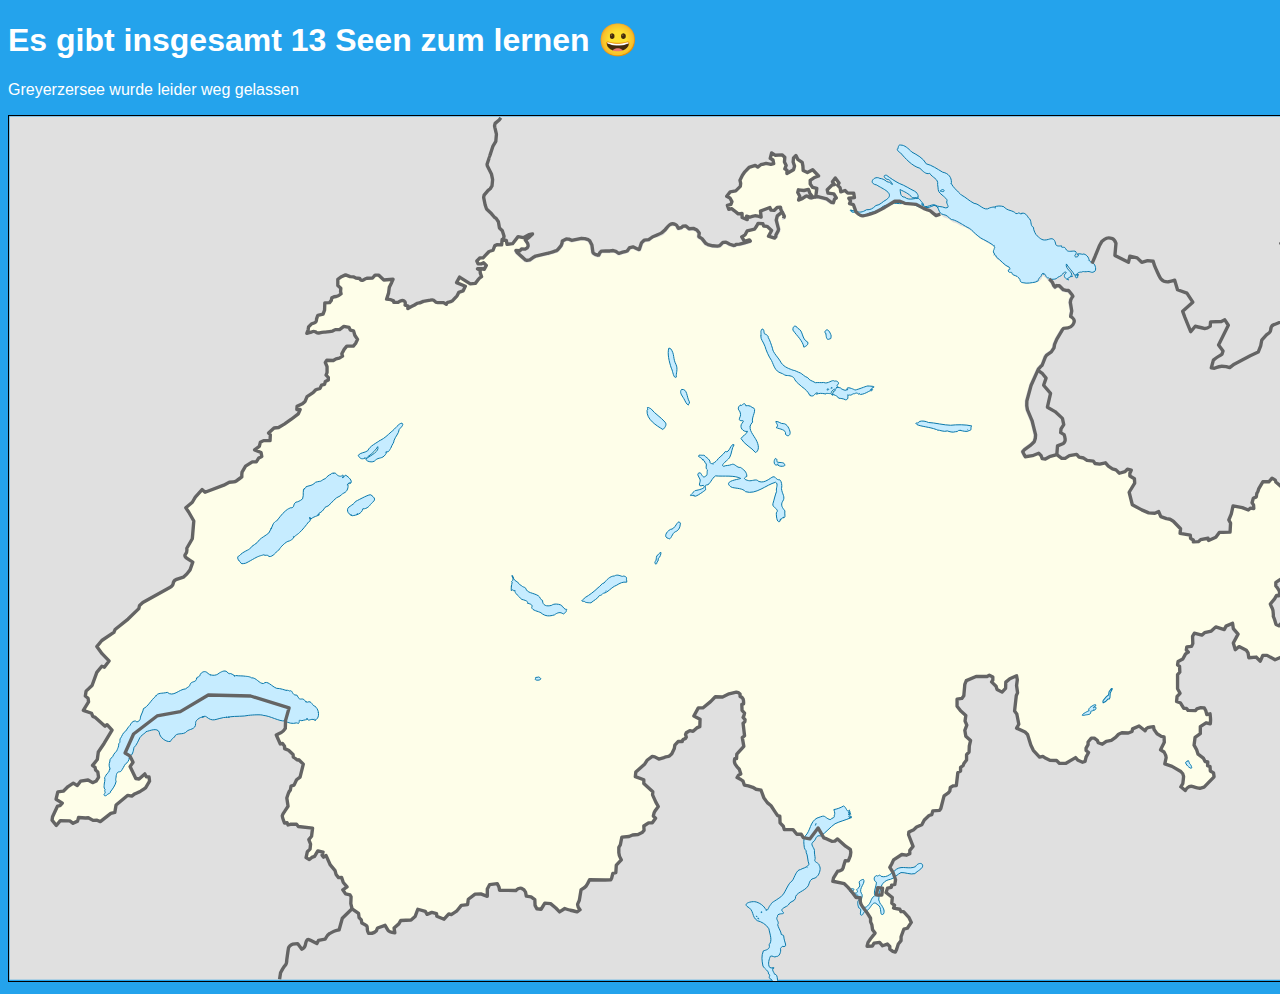
<file: seen-ueben.html>
<!DOCTYPE html>
<html lang="en">
<head>
    <meta charset="UTF-8">
    <meta name="viewport" content="width=device-width, initial-scale=1.0">
    <title>Übe die Seen</title>
    <style>

        body{
            background-color: #24a3ec;
        }

        svg {
            border: 1px solid #000000;
        }

        h1{
            font-family: Arial;
            color: white;
        }

        p{
            font-family: Arial;
            color: white;
        }
    </style>
</head>
<body>

<h1>Es gibt insgesamt 13 Seen zum lernen 😀</h1>
<p>Greyerzersee wurde leider weg gelassen</p>
<?xml version="1.0" encoding="UTF-8" standalone="no"?>
<!-- Created with Inkscape (http://www.inkscape.org/) -->

<svg
   xmlns:dc="http://purl.org/dc/elements/1.1/"
   xmlns:cc="http://creativecommons.org/ns#"
   xmlns:rdf="http://www.w3.org/1999/02/22-rdf-syntax-ns#"
   xmlns:svg="http://www.w3.org/2000/svg"
   xmlns="http://www.w3.org/2000/svg"
   xmlns:sodipodi="http://sodipodi.sourceforge.net/DTD/sodipodi-0.dtd"
   xmlns:inkscape="http://www.inkscape.org/namespaces/inkscape"
   version="1.0"
   width="1348.8688"
   height="865.04437"
   id="svg2474"
   sodipodi:version="0.32"
   inkscape:version="0.48.4 r9939"
   sodipodi:docname="Switzerland largest lakes.svg"
   inkscape:output_extension="org.inkscape.output.svg.inkscape">
  <metadata
     id="metadata163">
    <rdf:RDF>
      <cc:Work
         rdf:about="">
        <dc:format>image/svg+xml</dc:format>
        <dc:type
           rdf:resource="http://purl.org/dc/dcmitype/StillImage" />
      </cc:Work>
    </rdf:RDF>
  </metadata>
  <sodipodi:namedview
     inkscape:window-height="848"
     inkscape:window-width="1440"
     inkscape:pageshadow="2"
     inkscape:pageopacity="0.0"
     guidetolerance="10.0"
     gridtolerance="10.0"
     objecttolerance="10.0"
     borderopacity="1.0"
     bordercolor="#666666"
     pagecolor="#ffffff"
     id="base"
     inkscape:zoom="0.65776973"
     inkscape:cx="499.60117"
     inkscape:cy="432.52219"
     inkscape:window-x="-8"
     inkscape:window-y="-8"
     inkscape:current-layer="layer6"
     showgrid="false"
     inkscape:window-maximized="1" />
  <defs
     id="defs2476">
    <filter
       height="200%"
       width="200%"
       y="0"
       x="0"
       id="fshadow">
      <feOffset
         id="feOffset4354"
         dy="0"
         dx="0"
         in="SourceAlpha"
         result="offOut" />
      <feGaussianBlur
         id="feGaussianBlur4356"
         stdDeviation="8"
         in="offOut"
         result="blurOut" />
      <feColorMatrix
         id="feColorMatrix4358"
         values="-1 0 0 0 1 0 -1 0 0 1 0 0 -1 0 1 0 0 0 1 0"
         type="matrix"
         in1="blurOut"
         result="blurOut" />
      <feBlend
         id="feBlend4360"
         mode="multiply"
         in2="blurOut"
         in="blurOut"
         result="blurOut" />
      <feBlend
         id="feBlend4362"
         mode="multiply"
         in2="blurOut"
         in="blurOut"
         result="blurOut" />
      <feBlend
         id="feBlend4364"
         mode="normal"
         in2="blurOut"
         in="SourceGraphic" />
    </filter>
  </defs>
  <g
     inkscape:groupmode="layer"
     id="layer1"
     inkscape:label="base"
     style="display:inline"
     sodipodi:insensitive="true">
    <g
       transform="matrix(1,0,0,0.9737543,324.44139,-85.867789)"
       id="layer1-1">
      <g
         transform="translate(-323.94019,88.618893)"
         style="overflow:visible"
         id="Switzerland">
        <rect
           width="1346.9683"
           height="886.52368"
           x="0.0188"
           y="0.053959999"
           style="fill:#e0e0e0;fill-rule:evenodd"
           id="rect7" />
        <path
           inkscape:connector-curvature="0"
           d="m 869.08081,799.72266 3.229,-0.023 0.75,-7.25 -4.75,-0.5 -1.5,7.5 2.271,0.27295 z m -64.92334,-714.62891 -1.104,0.11621 -2.40527,0.25317 -2.54297,-1.24878 -1.94678,-0.13696 -5.34863,2.47388 0.13916,-2.13916 0,-3.16602 -2.72314,-3.16602 0.70361,-2.72314 5.5376,0.70361 4.48193,-1.05542 1.40723,3.77856 2.8457,3.86963 0.95556,2.44044 z m 209.42623,264.89307 -1.3452,-2.68994 -0.374,-0.75684 -0.5044,-0.99561 -0.1679,-0.33203 -0.3052,-0.61768 0.1299,-0.37939 0.3584,-1.05371 0.1225,-0.3667 2.0694,-2.30078 6.521,-4.83398 2.7109,-2.78418 0.6797,-2.14062 0.1904,-0.59619 0.023,-0.33203 0.031,-0.34424 0.168,-2.25537 -2.2832,-9.47266 -1.0918,-4.50146 -0.4429,-1.03027 -3.9175,-9.5415 -0.1982,-0.58374 -0.1528,-0.44653 -0.107,-0.64185 -0.6186,-3.77979 0.084,-5.28052 4.3066,-16.37891 7.5215,-17.1814 3.2983,-3.8252 -0.1523,-0.66382 0.8242,-0.10376 3.0015,-7.88062 1.3056,-1.81982 0.4048,-0.56152 4.5508,-3.18359 2.1914,-3.448 0.5498,-3.39136 2.3902,-5.78369 5.1391,-8.84302 0.6777,-1.16479 c 0,0 5.5362,-0.10181 7.295,-0.45361 1.7588,-0.3518 3.4267,-1.14648 4.8339,-3.16602 1.4073,-2.01954 2.1104,-4.92529 0,-6.94482 -2.1108,-2.01953 -4.2197,-2.50293 -4.2197,-2.50293 l 0.9502,-4.86035 -1.2143,-7.39893 -0.2212,-1.34033 0.5879,-3.49341 1.2832,-2.42871 0.3281,-0.61792 -0.8247,-1.03027 -1.9624,-2.45239 -1.7564,-0.17139 -3.5659,-0.82422 -3.856,-3.89478 -0.9321,-0.0801 -1.542,1.53516 -1.4736,0.2168 -2.2603,-2.41602 -1.8252,-4.02026 -2.833,-3.25269 -1.9614,-2.66504 -0.4898,0.0759 -1.4355,-1.40942 -0.7251,-0.72021 -1.3291,3.50439 -2.1836,2.11865 -2.749,1.271 -9.606,0.82422 -4.2837,-1.52246 -1.1377,-1.58105 -6.1772,-3.9292 -3.7339,-3.4353 -0.5957,-0.53784 -2.50489,-0.51611 1.27539,-1.0647 0.2446,-1.60449 -0.2368,-0.36646 -0.61864,-0.93896 -3.1001,-1.90186 -1.48926,-0.92627 -5.55859,-5.07446 -1.87109,-0.99731 -2.38184,-3.34375 -0.41992,-2.63477 0.83984,-4.53491 -1.16846,-2.51978 -14.14941,-8.20142 -6.95654,-6.40356 -7.08594,-4.89014 -5.33008,-1.95825 -3.56543,-2.18799 -3.92529,-1.23633 -4.24512,-3.49341 -5.23096,-1.76514 -2.26758,-1.92358 c 0,0 -0.65967,-1.39307 -0.59717,-1.39307 l -4.61523,1.59985 -3.42676,-2.81421 -2.7915,-2.32983 -2.3291,-0.60571 -3.93457,-1.6377 -7.29688,-4.13037 -11.51758,-1.05542 -4.83398,-2.11084 -5.27686,0 -10.01953,6.33252 -9.75928,5.18555 c 0,0 -9.05518,3.16602 -11.86963,3.42676 -2.81396,0.2605 -6.94434,-3.77856 -6.94434,-3.77856 l -2.72314,-7.64819 -3.87012,-1.05542 1.05566,-2.81421 -1.75879,-2.72314 5.62842,-0.70361 -0.70361,-4.57324 -5.98047,0 -2.72314,-2.72314 -4.22119,1.40723 -0.70361,-4.22168 -2.37158,-2.4624 1.31592,-2.37158 -3.77832,-5.27661 -2.81445,3.86963 2.11084,3.07495 -2.4624,0.35181 -4.83398,4.92505 0.70361,3.42676 5.88916,0.70361 2.4624,4.22119 -1.75879,1.05566 -1.40723,4.48193 -0.1123,1.58838 -2.80225,-0.56128 -4.54346,-3.448 -3.45898,-0.91553 -4.68066,-1.22656 -2.23584,0.23535 0.42627,-2.26514 1.05566,-8.70361 -4.13037,-1.05542 -2.4624,-3.42651 0,-3.86991 3.68896,-2.573 4.6626,-1.90918 -5.88916,-6.33203 -5.27686,2.81421 -4.22461,-2.01904 -0.25781,-4.57373 -0.70312,-3.86963 -4.48242,-3.07495 -1.75879,-3.86987 -2.46289,2.46265 -0.35156,4.13037 1.40723,4.22144 -1.05566,3.77856 -6.59277,3.86963 0,-3.51783 -2.11035,-1.31616 1.40723,-3.51782 -1.75928,-3.51782 0.35205,-4.83398 -2.72363,-2.4624 -7.03564,0.35156 -3.42627,-2.37109 -1.40723,5.53735 2.81396,1.75903 0.70361,3.77832 -2.81445,0.70361 -4.83398,-1.05542 -5.27637,1.40723 -3.0752,2.46265 -2.4624,-1.75903 -6.24121,2.1106 -4.22119,4.48218 -2.37158,3.51782 -2.4624,5.18579 0.70361,3.16626 -0.35205,3.07471 -4.57324,4.57324 -5.53711,1.05566 -3.51807,4.48193 3.16602,1.75879 2.11084,3.77881 -1.05566,2.81421 -3.51758,1.05542 1.40723,4.13037 2.81396,-0.70361 2.81445,2.1106 3.77881,3.16626 3.86963,-0.35205 0,4.13037 5.18555,2.11084 -0.70361,-3.51782 3.16602,1.05542 c 0,0 2.72314,-1.05542 4.83398,-1.40723 2.11084,-0.35181 6.59277,1.40723 6.59277,1.40723 l -0.70361,-6.24121 9.40723,-3.77832 1.05518,2.7229 3.16602,0.35181 3.0752,-3.07471 5.5498,-0.76807 0.10938,1.32959 0.023,0.29883 2.03857,5.08545 1.35938,3.38965 -0.67969,2.18799 -1.63379,1.271 -2.32178,-0.21704 0.74854,-2.84082 -0.21387,-2.24438 -2.84033,2.42847 -0.74854,3.03418 2.31348,9.34644 -0.57275,2.56543 -2.11475,3.9292 -0.10645,1.44238 -0.0996,1.0083 -1.24023,1.02393 -2.16309,-0.78857 -6.11084,-1.94458 3.1665,-5.8894 -4.57373,-4.22144 -3.42627,-0.35181 -0.7041,-2.4624 -4.83398,-0.26074 -1.40674,2.72314 -2.11084,3.16602 -7.29639,1.75928 -2.11084,4.13013 -3.42676,2.1106 2.72314,4.48218 4.92529,-1.40698 2.21387,3.2417 -2.54248,0.77148 -0.73291,0.21729 -3.30664,0.99707 -5.0625,1.29443 -2.77148,0.2627 -2.09229,1.1106 -1.66455,0.13843 -0.6875,-0.21875 -3.80273,-1.23608 -1.03809,-0.53809 -2.45166,-1.4314 -1.48096,0.14795 -3.13867,3.29834 -3.22217,0.66553 -5.2002,-0.40137 -5.32959,-1.42017 -1.00049,-0.57275 -0.6792,-0.3772 -1.15332,-0.65454 -3.77197,-4.87915 -3.39795,-2.04956 -0.51953,-1.58081 0.35889,-3.21826 -1.45068,-1.93652 -2.45117,-1.13379 -4.71094,0.43555 -3.16162,-2.9082 -1.31592,0.1416 c 0,0 -0.875,0.875 -1.375,1.125 -0.5,0.25 -1.875,0.625 -3.375,1.125 -1.5,0.5 -2.625,-0.625 -3.5,-3 -0.875,-2.375 -4.375,-1.25 -5.25,-0.625 -0.875,0.625 -3,3.75 -3.5,4.375 -0.5,0.625 -2.125,2.875 -4,4 -1.875,1.125 -6,2.5 -7.625,2.75 -1.625,0.25 -4.31348,3.03955 -4.31348,3.03955 l -1.42822,1.00659 -4.24512,0.52686 -1.78711,1.84497 -2.17627,6.67725 -1.16797,1.07764 -1.66455,0.14795 -3.44385,-1.6377 -2.20703,-1.07739 -1.1377,0.28638 -0.61084,0.14941 -2.38232,3.29834 -1.61133,0.58496 -0.37402,0.13696 -3.33691,0.78979 -3.47461,1.24878 -2.12988,-0.011 -2.85645,-2.15332 -1.87793,-0.59619 -2.85596,0.39014 -4.28369,0.0566 -3.39795,0.0347 -0.71777,0.6875 -1.02344,2.48486 -0.98486,0.89355 -2.03125,0.26416 -3.375,-1.09937 -2.75635,-1.87964 -0.80176,-1.67212 -0.4126,-3.01196 -0.16016,-1.15625 -0.34375,-2.52002 -0.0991,-0.71094 -1.70312,-3.51562 -0.771,-0.63037 -0.5498,-0.17163 -2.35938,-0.75659 -2.78711,-0.27368 -10.20947,2.17554 -3.01611,-1.38599 -1.58057,-0.0344 -2.35938,1.2251 -0.22168,1.51318 -1.0918,2.87402 -2.47412,3.08105 -1.51172,1.87842 -1.52734,1.09937 -2.03125,0.68726 -1.96973,0.63086 -0.19873,0.0676 -3.80273,1.19238 -1.43555,0.33179 -0.39697,0.0913 -11.2627,2.61108 -1.24463,0.73315 -4.52051,3.19604 -3.86377,0.72192 -2.52734,-0.7439 -1.96289,-1.79956 -1.83984,-1.69385 -2.44385,-2.24634 -1.65674,-1.52271 -1.1377,-1.04297 -0.51953,-0.9043 -0.48096,-0.83667 -0.68115,-0.58032 1.9834,-1.57227 4.25,0.75 1.75,-2 3.75,0.25 c 0,0 2.5,-1.25 2.75,-2.75 0.25,-1.5 -0.5,-3.25 -0.5,-3.25 l -2.25,-3.25 4,-3 3.25,-3.25 -3.75,0.75 -5.5,3 -5.25,-1 -5.5,7.25 -5.5,0.75 -0.75,-4.25 -4.25,-0.75 -1.25,5.75 -3.5,-0.5 -2.5,1 -1.75,4.75 -4,1.25 -6,6.5 -3,0 -3.25,3.25 1.25,3 3,0 2.5,-1.25 2.75,2.75 -2,4 -2.5,-0.5 -4.25,0 2.5,1.75 0.25,2.75 1.25,3.5 -1.75,1.25 -2.25,2.75 -2.25,3 -5,0.5 -10.75,-7 -3,5.75 8.75,3.75 -2.25,4.75 -4.25,1.5 -1.75,3.5 -4.75,5.25 c 0,0 -1.5,1 -3.5,1.25 -2,0.25 -2.5,2.25 -2.5,2.25 l -2.75,-1.75 -6,0 c 0,0 -1.75,0 -3,-1.75 -1.25,-1.75 -4.25,-0.75 -4.25,-0.75 l -7,1.25 c 0,0 -3.75,1.75 -5.25,1.75 -1.5,0 -2.5,1.75 -4.25,2.25 -1.75,0.5 -6,3.5 -6,3.5 l 0.25,-2.75 -3,-1 c 0,0 0.25,-0.75 0.25,-2.25 0,-1.5 -2,-2.75 -3.75,-2.25 -1.75,0.5 -3.5,1.75 -3.5,1.75 l -4.25,0 -0.25,-1.5 -2.75,-1.25 -4.25,-0.5 2,-6.25 0.75,-6 2.25,-4.75 1.5,-3.5 -9.25,0.75 -5.25,-5 -3.5,0 -2.5,3 -5.75,0.25 c 0,0 -0.75,0.25 -3.5,1.75 -2.75,1.5 -3.5,-1.5 -3.5,-1.5 l -4,-0.5 -2.5,-1.25 -3.25,-0.25 -4.5,-1.75 -4.75,2.25 -3,2.25 0,6.5 3,2.75 -0.25,3.25 0.5,2.5 c 0,0 -3,2.75 -4.75,2.75 -1.75,0 -4.5,1.25 -4.5,1.25 l -0.5,2.75 -1.75,2.25 -4.75,0.25 -0.25,7.5 -1.5,4 -5.25,1.25 -1.25,3.75 c 0,0 0,2.25 -0.75,3.25 -0.75,1 -4.25,1.75 -4.25,1.75 l -3,3.25 -0.5,3.25 -1.25,3.25 c 0,0 3,-0.75 4.5,-1.25 1.5,-0.5 2,-1.25 4,-0.25 2,1 1.75,1.75 4.25,1 2.5,-0.75 2.75,-0.75 4.5,-0.75 1.75,0 8.5,-1 8.5,-1 l 2.75,-1.5 4.25,0 4.25,-3.25 5.25,1 1.25,2.75 3.25,0.75 1.25,4.5 2.75,4.25 -2,4.25 -2.25,2.75 -6.5,0 -2.5,3 -2.5,4.75 0.75,2.5 -3.25,2 -3.25,0.75 -2.75,1.75 -6.5,-0.25 -1.5,2.25 1.75,4.25 0,6 -1,2.75 2.25,2.25 0,2.75 -3,1.5 -0.75,3 -3,0.75 -1.5,3.25 -4.25,1.5 -2.75,3 -6,4 -2,5 -2.61792,2.38184 -5.38208,2.61816 -0.25,3.25 3.33765,0.0745 -1.83765,4.42554 -7,5.5 -7,5 -5.75,3.5 -4.5,0.5 -5.5,5.25 1.75,1.75 -0.25,6 -6.5,0 -3.25,1.75 -1,4.25 -4.75,3.5 6.5,2.75 0.75,4 -3,1.5 -2.5,4 -4,0 -6.75,4.5 -3.5,6 -0.25,2.5 0,2.5 c 0,0 -4.75,3.75 -6,4.5 -1.25,0.75 -6.5,1 -6.5,1 l -5.5,3 -18.75,7.25 -3,-2.75 -6.75,7.75 -3,5.25 -6.5,5.75 3,4.5 5,9 -1.5,18.25 -5.5,9.75 c 0,0 0.5,4 -1.25,6 -1.75,2 0.25,3.5 2.25,5 2,1.5 5,3.25 5,3.25 l -2.75,8 -3.25,4.25 -3.5,3.25 c 0,0 -6.5,2.25 -7.75,2.75 -1.25,0.5 -2.25,2.25 -2.5,4.25 -0.25,2 -3.25,3.5 -3.25,3.5 l -27,15.5 -3.25,3 -0.75,3.25 -10.75,10.75 -13,10.75 -1.25,3 -12,8.25 -5,6.25 5.25,7.25 7,7.5 -4.75,6.5 -2.5,-1 -5,6.25 -4.75,13.5 -6,5.75 -0.75,5 2.75,2.25 0.5,3.75 -5.25,8.75 8.25,3 1.25,3.25 2.5,1 9.75,9 2,-1.5 5,5.5 -8,13.75 -5.75,8.75 -1,7.75 -4.75,6 2.5,2 0.5,2.75 2.25,2 0.75,5.5 -2.25,3.75 -3.75,1.75 -4.5,-2.75 -7.5,1.25 -3.25,4.5 -4,-2.5 -5.25,3.5 -4.75,4.75 -5.5,0.75 -1.75,7.5 6.25,4 -2.25,2.5 -2.5,0.5 -5,11 -0.5,3.5 4.25,5.5 4,-5 9.5,0.25 3.25,2.5 4.5,-2.25 1,-3.75 7,0.5 2.75,-0.25 4.75,2.75 4,-0.25 3.25,1.5 10.5,-8.5 4,-1 1.25,-7.5 11.75,-10 4,0.75 2.5,-2 c 0,0 4.5,-1.75 5.5,-2.5 1,-0.75 5.75,-4 5.75,-4 l 4,-6.75 -0.5,-4.5 -2.75,0 -1.5,-3 -5.75,5.25 -3.25,-0.5 -5.75,-12.25 3,-4.5 -3.25,-6.5 -4.75,-3 8.5,-19.5 23.5,-18.5 23.25,-4.5 28,-17 42.25,1 38.5,12.25 -3.5,12.75 -0.25,8.25 c 0,0 -2.25,3.5 -4,4.25 -1.75,0.75 -5,2.5 -5,2.5 l 4,9.25 2.25,-0.5 2,2.75 0,2.5 4,1.75 4.5,4.25 0.25,2.75 c 0,0 1.25,0.75 3,2.25 1.75,1.5 2.5,0.5 2.5,0.5 l 4.5,4.5 -3.25,13.25 -3.5,2.75 -2.5,5.5 -3,1 -0.75,4.25 c 0,0 -1.25,1.5 -1.75,2.75 -0.5,1.25 -1.75,5.25 -1.75,5.25 l 1.25,8.5 -3.25,5 c 0,0 -2.25,3 -2.5,4.5 -0.25,1.5 2.25,7.75 2.25,7.75 l 2.5,-0.5 1,2.5 2.25,-0.75 6.25,0 1.75,2.25 14.25,1.75 -1,8.25 -2.75,3.5 1.75,4.5 -0.5,5.25 -2.75,2.75 -1.25,6 3.25,2 2.5,-2.25 2.75,-1 3.25,-5.75 5.25,1.25 -1,3.25 1.5,2 2.43506,-1.79785 4.31494,9.79785 4.75,5.75 1,4 2.5,3.25 3,-0.25 1.75,5.25 3.75,4.5 -4.25,3 2.75,4.25 4.5,1 1,2 -0.25,7 1.25,5.25 6.5,4.75 0.5,4.25 2.25,2.5 0.5,3 c 0,0 3.75,2 4.75,3 1,1 0.75,2.5 0.75,3.75 0,1.25 1.25,4 1.25,4 0,0 3.25,0.25 5.75,-1 2.5,-1.25 3.25,-4.5 3.25,-4.5 l 7.5,-2.75 3,5.25 c 1,1.75 6.75,2.5 6.75,2.5 l -0.75,-5 4.75,-4.25 2,-3.5 10.25,-0.5 4,-3.5 2.75,-7.5 7.5,2.25 1.75,3 4.75,-2 4.75,1.25 0.25,2.75 7.25,3 4.75,-5.5 2.5,0.75 5.25,-3.5 4.75,-6 6.25,-0.75 0.75,-5.5 6.75,-5.25 5.75,-0.25 6.5,2.5 0,-7.5 2.25,-4.5 7.75,-1 1.75,3.75 0.5,3 16.25,0.25 c 0,0 3,-3.25 5.75,-2.25 2.75,1 4,4 4,4 l 0.75,4 4.75,0.75 3.75,2.75 0.25,6 1.75,3.5 4.25,0.5 3.75,-6.25 5.75,0.5 5.25,4.5 3.75,4 5.25,-3.5 c 0,0 4.5,1.5 5.75,1.75 1.25,0.25 6.5,1.75 6.5,1.75 l 3,-2.25 c 0,0 -3.5,-4.25 -2,-6.75 1.5,-2.5 1.75,-6 1.75,-6 l 1.25,-7.75 c 0,0 3.5,-1.75 5,-3.75 1.5,-2 3.5,-6.5 3.5,-6.5 l 15.5,0.25 5.75,-0.25 0.76562,-1.5 1.23438,-5 3,-0.75 0.5,-7.75 5,-5.5 c 0,0 -2.5,-4.25 -2.5,-7.25 l 0,-5.5 1.5,-2.5 1.5,-8 7.25,-0.75 3.5,-1.5 5.5,-0.5 4,-2 2,-2.25 -0.25,-4.5 4.75,-3.25 3.75,0 3.25,-4.75 -2.25,-2.25 c 0,0 0.75,-4 1.75,-5.25 1,-1.25 3.25,-4.5 3.25,-4.5 l -2.5,-4.5 -3.25,-7.5 0.25,-3.25 -9,-8.5 0,-3.75 -8.5,-3.25 0.5,-4.75 9,-8.25 2.25,-3.75 5.25,-4 2.5,0.5 4,2.25 5.25,-1.5 c 0,0 2,-1 3.25,-1 1.25,0 2.25,-0.75 2.25,-0.75 l 2.25,-2.25 2.5,-5.25 0.5,-3.5 3.25,-3.75 4.25,0 c 0,0 0,-2 1.75,-2.5 1.75,-0.5 2.25,-2 2.25,-2 l -0.75,-2.75 0.75,-1.75 3.5,-2.25 3.25,0.75 3.75,-3.5 3,-1.25 0.25,-7.75 -6.25,-3.25 4.5,-8.25 4.5,0 7.75,-6.5 4.75,-5 7.25,0.25 6.5,-3.25 7.25,-1.75 2,0.5 1.75,1.5 0,2.5 c 0,0 2.25,0.5 3,2.5 0.75,2 0.5,5 0.5,5 l -1.75,0.5 0.25,6.25 2.5,2.75 -0.5,2.25 -1,2.25 2,2.25 -0.25,2.25 -1.75,1.5 1.5,12.75 -2.25,2 1.5,9 -7,8 -0.25,4.5 -1.75,0 c 0,0 -1,3.5 0.5,6 1.5,2.5 4,5 4,5 l 1.5,4.75 -2.25,1.25 -1.5,2.5 3.75,2 2.25,1.75 1.25,4 4,0.75 4.5,1.5 3.25,2 5,1 2.72314,7.66748 3.52686,5.08252 3.75,3.25 4,6.25 2.5,3.75 2.25,0.5 0.25,7 3.25,3.5 1,3.5 8.75,0 3.75,4.75 4.5,0 2,3.5 6.5,1.25 8.25,-11.25 5.75,10.25 3,1 5,2.5 3,-0.25 2.75,-2.25 8,7.5 4.75,3.25 0.5,3 -0.5,3.75 -2,5 -3,-0.25 c 0,0 -2,6.5 -2.25,7.75 -0.25,1.25 -1.75,2.25 -3,2.75 -1.25,0.5 -2.5,0.5 -2.5,0.5 l -4,6.75 -0.75,3.5 11.5,2.5 3.5,3.5 3.75,4.5 4.5,6.25 4.25,0 c 0,0 -0.5,4.25 0.75,6.75 1.25,2.5 6,8.75 6,8.75 l 3.5,5.75 0,3.75 1.25,2.75 0.75,5.25 2.5,3.5 -4.5,5.75 -2.5,3.75 -1,4 5.25,-0.25 1.75,-3 5.5,-0.75 3,3.5 4.75,-1.75 2.5,2.5 0,2.75 3,2.25 2.51562,0.75 1.23438,-2.75 1.75,-5.5 2.75,-3.5 0,-4 2.75,-7.75 3.5,-1 4,-6 -2.5,-5.25 -5.25,-5.75 -2.5,0 -1.25,-2.5 -6.25,-1.25 1,-2.75 -2.75,-2.25 0.5,-5.75 -6.25,-5.25 1.5,-4.5 3.75,-0.75 0.25,-2.25 3.25,-0.75 0.75,-4.75 -2.5,-7.5 -3.25,-5.25 2,-3.75 1.75,-4 8.25,-5.5 4.5,0.75 3.5,-1.5 0,-3.5 3.25,-4 -4.5,-12 0.25,-2.75 5,-2.5 2.75,-2.75 5.25,-2.25 2.5,-5 4.75,-4.5 2.75,-1 1,-3.75 6.75,-0.5 1.25,-2 3.25,-13 4.25,-3 1.5,-2 0.5,-3.5 3,-1.75 3,-0.25 1.5,-13.25 2.75,-1.75 0,-3.75 2.5,-1.75 1,-2.5 2.5,-3.25 0,-5.5 2.5,-2.75 0.25,-6.25 1.25,-5.5 -4.75,-4.5 -1,-6 2,-5.25 -1.75,-4.25 0.75,-5.75 -5.25,-4.75 -3.5,-4.75 0,-7.25 4.75,-0.75 2,-2.75 1,-11.75 1.5,-3.75 9.75,-4.25 11,0 2.25,-1.25 3.5,1.75 0,3.25 -1.25,1.75 4.5,4.5 1,3.25 5,2.75 3.5,-3.75 0.25,-6.5 4.00001,-3.5 6.75,-3 0.75,4 -0.75,6 1,7.5 -1.25,2.75 -1.75,16 2.25,3 2,10.5 -2.25,4 8.5,4 2.5,2.5 3.25,10.75 2.5,5.5 6.25,7 3.25,-0.75 3,2 4,2 6.75,0.25 3,3 6,0 10,-6 2.5,2.75 4.5,2 2.5,-0.75 1,-4.5 2.5,-4.75 -2.5,-2 0,-2.5 2,-3.5 0,-2.75 3.25,-4 3,0 3,2.25 1,2.5 4,1.5 4,-3 5,-1 4.25,-3 3,-3.25 3.25,-1.5 6.5,0.25 3.75,-1.5 0.5,-2.75 6.5,-3 6,5 c 0,0 1,-2.75 2.75,-3.25 1.75,-0.5 5.75,-1 5.75,-1 l 0.5,3 3,4.25 4.25,2.75 2.75,0.5 0.25,5.5 -3.75,7.75 3.5,2.25 c 0,0 2.5,4.25 2,6.25 -0.5,2 -1.25,6 -1.25,6 l 7.25,2.5 8.75,5.25 c 0,0 3,2.5 2.75,5.5 -0.25,3 -0.75,7 -0.75,7 l -2,3.25 4.5,3.75 c 0,0 2.75,-5.5 7.75,-4 5,1.5 6.75,1.75 6.75,1.75 l 4.25,-1.25 10,-10.5 -0.5,-4 -3.25,-2 -0.25,-4.5 -2.5,-1 0.25,-3.75 -2.75,-0.5 -1.75,-3.5 -5.25,-4 -1.5,-4.75 -2.5,-4.5 1,-8 5.25,-3.75 0,-7.25 5.75,-4 4.25,1 c 0,0 0.25,-2.25 0.25,-4 0,-1.75 -0.5,-6.25 -0.5,-6.25 l -3.25,0.75 -1,-3.75 -1.5,-3 -3.5,-0.25 -4,1.25 -1.25,1.75 -7.5,-0.25 -1.5,-2 -2.75,0 -3.25,-5.5 -4,-1.75 0.5,-5 3,-3.25 -2.5,-4.75 0,-14.5 2.25,-2.5 -0.25,-6 -2,-1.5 0.5,-3.5 4.75,-2.5 2.75,-5.25 2.75,-1.75 -2,-2.25 0.5,-3.25 4.75,-0.5 1.25,-2.75 -0.25,-7.5 1.75,-3.25 7.5,2 2.75,-2.5 6.75,-1.75 4.5,-4.25 8.5,2.75 1.75,-3.5 6.5,-3 0.75,5.5 4.75,5.75 -4.75,9 2,7 3.75,-3.25 7.25,3.75 1.75,2.75 0.75,5 7.25,-0.75 4.25,4.25 2.5,-6 4.25,0 8,4.5 5.75,-2.5 9.75,6.25 4.5,-3.5 1.25,-4.25 -0.5,-3.5 2.25,-5.5 1,-3.75 0.5,-10 -3.75,-6.25 -5.0669,-4.63037 -9.9331,0.63037 -1.5,2.25 -3.25,-1.5 c 0,0 -0.75,-2.5 -1.25,-4.25 -0.5,-1.75 -1.5,-4 -1.5,-4 0,0 0.25,-6 -1,-8.25 -1.25,-2.25 -2,-4.5 -2,-4.5 l 4.25,-5.25 2,-3.5 2.25,0.25 c 0,0 1.5,-3.25 0,-5.75 -1.5,-2.5 -3,-4.25 -3,-4.25 l 0,-3.5 c 0,0 2.75,-2.5 5.25,-3.75 2.5,-1.25 5.5,-4.5 5.5,-4.5 l -0.25,-6 -4.5,-5.5 1,-6 3.75,0.25 2.5,-4 1.5,-8 2.25,-6.5 2.75,-3.5 1.75,-1.5 -1,-5.5 -2,-5.5 1.5,-5.75 2,-5.75 2,-3.5 1,-7.25 -2,-3.25 -6.75,-5 -6.5,-1.25 -3.25,-2.5 -0.5,-3.75 -6,-5.25 -0.5,-2 -3.25,-2 -3.25,3.75 -6,0 -4,7 -1,3.25 -1,1.75 -0.5,3.5 -3,1.5 -1.25,4.5 1.5,2.25 0.25,3.75 -3.25,-0.5 -2.25,2 -6,-2.5 -9.25,-1.75 -1.75,8.25 -2.5,6.25 1.75,3.25 -0.5,9.25 -7.25,0.25 -3.5,0 -3.5,5 -7.25,3.25 -0.5,-2.25 -7.5,1.5 -2.25,2 -5,0.25 0,-2 -2.75,-1.5 -0.25,-3.5 -10.25,-1.75 0.5,-4.75 -7.25,-7.75 -3.25,-2 -3.6304,-0.58398 -5.6284,-2.11035 -2.1108,-5.18604 -3.7788,1.66797 -6.2407,-0.35205 -6.9449,-3.07471 -9.4072,-5.27686 -3.166,-12.83398 5.5376,-9.40723 -0.2608,-4.48193 -4.5732,-2.81445 0,-2.81445 1.4072,-3.07471 -3.8696,-1.05566 -2.3716,2.46289 -5.6284,1.66748 -3.4268,-3.42627 -3.518,-1.05566 -4.1304,-2.81445 -2.8144,-3.42676 -5.8887,1.40723 -4.5737,-0.70361 -1.6675,-2.4624 -6.3325,-0.70361 -3.4263,-2.4624 -4.5737,-0.96436 -2.3711,-2.81396 -7.2964,1.40674 -4.2217,2.72314 -3.4268,0 -4.9248,-3.77832 -7.2968,2.11084 -4.1299,2.37109 -3.166,-0.35156 -1.0557,-3.0752 -2.4624,-2.4624 -6.2412,2.4624 -8.3516,1.40723 -1.0137,0.16741 z"
           style="fill:#fefee9;fill-rule:evenodd"
           id="path9" />
      </g>
    </g>
  </g>
  <g
     inkscape:groupmode="layer"
     id="layer4"
     inkscape:label="flüsse"
     style="display:none">
    <polyline
       transform="matrix(1,0,0,0.9737543,0.50119999,0.42523673)"
       style="fill:none;stroke:#0978ab;stroke-width:0.33509976;stroke-miterlimit:3.8636899;display:inline;overflow:visible"
       points="801.1062,541.36963 803.1145,534.70508 799.28149,514.44287 803.80933,509.97559      809.75024,507.07812 812.67456,503.88184 815.05688,503.11426 816.82837,502.5415 818.82935,502.46143 823.20435,502.27881      832.57397,501.36182 833.84888,500.02197 837.05591,496.6665 839.32397,494.29443 842.70679,490.90527 851.59497,485.2124      859.51294,484.53613 864.04126,483.09375 869.35571,480.32227 871.43286,479.84082 873.89917,479.26855 878.81665,476.01562      880.72583,474.75586 892.48462,471.89111 896.37134,470.94141 899.60913,470.1499 914.26245,463.96533 918.63013,463.39307      932.04614,463.00439 935.48999,461.60596 937.58228,461.36523 938.16284,461.28467 941.31616,460.81641 947.47876,458.51318      951.22778,458.90332 955.34351,454.66455 961.94849,451.51562 962.81128,448.85889 966.44604,447.93066 968.01929,448.74414      969.37817,448.34277 970.9436,449.06494 973.11206,447.79248 973.99048,445.89209 974.41772,445.91406 976.91479,446.01807      982.58081,442.55908 983.14575,442.21436 985.05444,441.61865 988.2312,441.6875 991.91138,441.76807 997.53198,439.02002      1001.76196,435.73242 1009.43579,435.39893 1012.52075,434.11719 1020.06519,426.43164 1020.7981,425.76807      1024.29517,422.58252 1026.31128,419.13477 1029.09106,414.38135 1033.9856,406.00879 1034.46655,402.42383      1034.17651,401.01611 1033.67261,398.57666 1032.58032,396.23877 1032.14526,395.30029 1029.427,391.57666 1029.86206,384.38379      1030.13696,379.77979 1026.4563,373.53857 1021.92847,369.10547 1021.6687,367.99365 1021.36353,366.65381 1020.88208,364.58057      1020.81372,364.44336 1012.23853,347.29688 1011.8645,346.54004 1011.36011,345.54443 1011.19214,345.2124 1010.88696,344.59473      1011.01685,344.21533 1011.37524,343.16162 1011.4978,342.79492 1013.56714,340.49414 1020.08813,335.66016      1022.79907,332.87598 1023.47876,330.73535 1023.66919,330.13916 1023.69214,329.80713 1023.7229,329.46289      1023.89087,327.20752 1021.60767,317.73486 1020.51587,313.2334 1020.073,312.20312 1016.15552,302.66162 1015.95728,302.07788      1015.80444,301.63135 1015.69751,300.9895 1015.07886,297.20972 1015.16284,291.9292 1019.46948,275.55029 1026.99097,258.3689      1030.28931,254.5437 1030.96118,253.77612 1033.96265,245.89551 1035.26831,244.07568 1035.6731,243.51416 1040.22388,240.33057      1042.41528,236.88257 1042.96509,233.49121 1045.35522,227.70752 1050.49438,218.8645 1051.27319,217.52588 1051.91431,216.7002      1052.0979,216.45947 1056.78638,210.36572 1058.92407,205.44092 1059.0769,204.66235 1059.0769,204.65137 1059.08472,204.6167      1060.03149,199.77197 1058.81714,192.37305 1058.59595,191.03271 1059.18384,187.53931 1060.46704,185.1106      1060.79517,184.49268 1062.78784,182.01807 1063.17017,180.84961 1063.3147,180.40283 1063.53638,174.12695      1063.73462,168.31958 1063.75757,167.67773"
       id="polyline11" />
    <polyline
       transform="matrix(1,0,0,0.9737543,0.50119999,0.42523673)"
       style="fill:none;stroke:#0978ab;stroke-width:0.33509976;stroke-miterlimit:3.8636899;display:inline;overflow:visible"
       points="1346.69653,282.31372 1342.41431,284.49561 1338.91675,284.88574 1334.23608,287.2561      1329.73071,290.85181 1327.53149,292.59302 1323.79028,295.59424 1318.98706,298.64111 1313.16089,302.34058      1311.96997,304.41357 1313.26782,305.91431 1312.17603,307.51709 1310.15991,308.84619 1309.52661,310.93066      1310.03784,311.66357 1310.23657,311.94971 1310.42749,312.22485 1312.40503,315.03125 1313.87915,317.12793      1316.00122,318.24951 1319.50659,319.01709 1319.76587,319.0752 1320.78931,319.73877 1323.08765,321.22852      1326.12671,322.15674 1333.10571,322.31543 1333.27368,322.4082 1335.68677,323.7251 1337.16821,326.82959 1337.64185,330.49463      1336.64868,335.12256 1337.58081,337.37793 1336.87036,339.45117 1335.58765,343.23096 1335.21313,343.74658      1334.03735,345.39502 1331.47192,346.91943 1329.92944,351.44336 1326.37134,354.94775 1324.64526,358.53271      1322.36206,360.81299 1319.62134,365.02686 1317.63599,368.08496 1308.51831,377.83252 1303.05103,382.57471      1293.86499,391.34863 1291.93335,393.19238 1289.66528,396.0332 1289.39038,397.99121 1288.27368,403.03076      1287.35962,404.86377 1284.30298,412.20996 1282.57153,417.86377 1281.67065,419.7417 1273.22534,428.74561      1270.26245,435.93848 1268.45288,438.02246 1264.35229,440.02686 1260.33618,441.09326 1257.96899,442.14551      1251.61597,447.56396 1247.15649,450.04932 1243.51392,451.12549 1235.79419,456.08496 1232.0603,457.81494      1217.75806,461.52588 1212.30591,464.59619 1202.52466,464.68701 1200.25708,464.71094 1197.8894,465.58057      1189.48999,465.38574 1184.94702,467.59717 1181.67114,467.9165 1177.32642,471.83447 1175.69995,481.27246      1175.37134,484.76611 1178.55542,492.27979 1178.31128,493.37939 1178.03638,494.63916 1177.88354,494.94775      1176.25708,498.23486 1173.64575,501.37451 1172.91235,503.42432 1171.6145,507.0542 1170.26294,508.68115 1168.11743,509.99902      1166.8269,510.78857 1163.40601,514.31689 1162.65015,516.91699 1161.91724,519.42578 1159.32104,523.31885      1154.56372,528.16504 1152.57104,530.19092 1137.948,539.90381 1132.64087,544.96729 1130.76294,547.06396 1124.2644,558.27588      1118.53003,564.20898 1117.47632,566.85449 1116.29272,569.83398 1114.52905,574.28857 1113.60474,576.62549      1112.88696,577.10693 1109.85571,581.0127 1107.87817,582.93652 1102.86108,587.81592"
       id="polyline13" />
    <polyline
       transform="matrix(1,0,0,0.9737543,0.50119999,0.42523673)"
       style="fill:none;stroke:#0978ab;stroke-width:0.33509976;stroke-miterlimit:3.8636899;display:inline;overflow:visible"
       points="1207.21313,253.07764 1210.802,252.47046 1215.55151,247.62573 1223.4314,242.94141      1226.62329,239.71069 1227.42505,236.40137 1226.24146,227.65088 1227.37915,220.66406 1230.28101,213.23022      1231.43433,210.27466 1231.05981,209.42676 1228.28052,207.94971 1226.68481,205.04004 1226.37915,202.58936      1226.50122,201.84521 1227.08179,198.35156 1227.21899,198.12207 1229.40308,194.37695 1231.17456,191.34131      1231.80103,188.89062 1231.84644,183.98779 1231.44946,180.23145 1230.18188,175.91357 1228.96802,171.76758      1229.17407,165.60449 1229.25806,163.18848 1228.5022,160.1875 1226.66919,152.85742 1226.60083,152.18115 1225.85229,144.57593      1224.53882,141.18457 1217.65112,139.9375 1215.71216,139.58179 1217.42212,137.6582 1223.24097,131.12891 1223.40894,130.94629      1227.13501,122.8125 1228.87622,120.81982 1235.06128,117.75098 1235.70239,116.90332 1235.32056,115.76904      1233.64819,115.50635 1233.08325,114.18823 1235.802,107.67139 1237.00073,106.72144 1241.16235,105.64404 1241.70435,104.04102      1241.11646,100.08838 1242.3689,94.15527 1242.06323,91.41846 1242.26196,89.70068 1242.90356,84.15601 1242.92603,83.97363      1242.15503,76.68945 1242.12427,76.42505 1242.01733,75.4165 1242.06323,74.77661 1242.09399,74.35205 1242.20093,72.89844      1242.52124,68.72852 1241.8186,67.354 1240.16187,64.13574 1241.17017,62.61133 1240.78784,61.58105 1237.97827,59.06128      1237.59595,58.03101 1239.5354,56.70166 1240.08569,55.19019 1235.2522,52.48633 1234.94653,52.31494 1234.17554,49.49756      1233.93872,46.4165 1233.81665,44.81348 1233.65649,42.8208 1232.80103,41.30762 1230.65552,40.30078 1229.3186,40.27734      1227.40259,40.23169 1225.54712,41.18164 1224.5769,37.47119 1224.29468,36.39355 1223.17212,35.18066 1222.95044,35.15723      1220.75171,34.9165 1219.17896,36.15454 1216.93335,34.67603 1214.2688,28.2959 1212.96313,28.11377 1211.20679,29.07471      1210.26733,28.80103 1209.59546,26.36133 1207.71704,24.87183 1204.96069,19.24854 1203.01343,17.96509 1203.44116,15.88086      1205.47192,14.54053 1207.21313,11.41357 1202.54761,10.3252 1198.9895,8.67676 1197.38599,6.61475 1197.17212,4.17505      1194.09497,3.54419 1191.59985,0.39624"
       id="polyline15" />
    <path
       inkscape:connector-curvature="0"
       d="m 1347.0869,171.49979 c -0.1191,0.14978 -5.5396,5.28719 -6.2432,5.85798 -0.7036,0.5708 -5.9004,5.54988 -5.9004,5.54988 l -1.7563,1.29421 -1.6328,0.71749 -2.6968,1.2828 c -0.4688,0.22823 -6.5933,0.79926 -9.0552,1.14159 -2.4619,0.34258 -4.1308,2.85422 -4.3652,3.76759 -0.2344,0.91337 -1.5244,6.99078 -1.9932,8.13237 -0.4687,1.14159 -2.2275,2.88109 -3.6347,4.59348 -1.4068,1.71239 -2.439,4.60013 -2.439,4.60013 l 0.8555,4.7637 -1.7408,1.85146 -1.1762,4.31629 -5.4824,8.27549 -2.566,2.86587 -2.665,1.662 -2.5576,2.76626 -0.4126,0.80234 -1.1377,2.2316 -1.9243,1.76137 -6.9029,1.22694 -6.7885,3.9932 -3.8633,1.49487 -4.8491,3.88123 -0.878,0.39059 -9.3081,4.10327 -2.4819,1.09358 -7.1699,1.43828 -4.9556,1.96368 -4.8486,3.43523 -1.6573,0.28956 -1.4277,-0.6357 -4.8564,-2.16408 -3.4898,0.16832 -5.5361,0.27886 -0.5874,-0.31238 -5.6128,-2.93315 -4.6885,0.58958 -2.5659,1.21623 -4.9937,7.20474 -7.6284,9.34623 -0.6411,1.90852 -0.069,0.21159 0.4814,2.19618 0.5342,0.83777 3.3979,5.36396 1.1226,2.81071 0.3589,0.90339 0.1221,0.30192"
       style="fill:none;stroke:#0978ab;stroke-width:0.33067307;stroke-miterlimit:3.8636899;display:inline;overflow:visible"
       id="path17" />
    <path
       inkscape:connector-curvature="0"
       d="m 1347.061,134.63264 c 0,0 -1.3125,1.21719 -1.75,1.70407 -0.4375,0.48688 -2.5,1.27805 -4.5,1.76493 -2,0.48688 -2.1797,1.967 -2.1797,1.967 l 2.8257,2.11963 4.23,3.17849 1.4619,1.3722"
       style="fill:none;stroke:#0978ab;stroke-width:0.33067307;stroke-miterlimit:3.8636899;display:inline;overflow:visible"
       id="path19" />
    <polyline
       transform="matrix(1,0,0,0.9737543,0.50119999,0.42523673)"
       style="fill:none;stroke:#0978ab;stroke-width:0.33509976;stroke-miterlimit:3.8636899;display:inline;overflow:visible"
       points="991.91138,441.76807 992.30884,443.24658 992.3396,443.35986 993.59155,448.04541      992.30103,452.5 993.32446,458.23828 1002.61743,486.43799 1003.03735,489.25488 1002.99927,492.26904 1002.43384,494.67383      1002.15161,495.87549 1003.88501,500.54883 1004.04517,504.41992 1003.16724,511.31543 996.95142,529.34473 996.1189,533.70801      996.3479,536.14746 996.19556,536.69824 995.49292,539.25098 994.98169,541.0835 993.7063,545.63086 991.18628,547.37207      987.59741,547.47607 980.82446,547.68213 975.04419,549.87012 969.69897,553.53516 966.96509,555.41309 965.69019,555.97461      964.07886,556.69678 960.90259,556.94824 953.32007,559.93701 951.51001,560.23584 941.27075,561.89502 929.4729,565.05664      928.6106,565.28662 925.73169,566.67236 914.45337,574.86084"
       id="polyline21" />
    <path
       inkscape:connector-curvature="0"
       d="m 828.23387,89.098215 -1.11475,0.368965 -3.07764,-0.591477 -2.80225,-0.546549 -4.54346,-3.357505 -3.45898,-0.891501 -4.68066,-1.194368 -5.00146,0.513032 -2.40527,0.246525 -2.54297,-1.216005 -1.94678,-0.133365 -7.15479,3.222474 -0.55762,-0.535847 -2.61182,-2.564187 -0.93896,-0.914317 -2.53516,-1.026298 -1.25244,-0.03352 -0.48096,-0.01237 -0.83252,-0.02139 -1.24414,-0.02282 -0.88574,0.736499 -0.38184,0.31238 -0.5498,2.453881 -0.43555,1.974131 -0.51904,0.500899 -0.89307,0.859406 -0.75635,0.724376 -0.93945,2.588677 0.12256,1.448742 0.0229,0.290987 2.03857,4.951979 1.35938,3.300681 -0.67969,2.13057 -1.63379,1.23764 -2.32178,-0.21135 0.74854,-2.76626 -0.21387,-2.185467 -2.84033,2.364727 -0.74854,2.95455 2.31348,9.10113 -0.57275,2.4981 -2.11475,3.82608 -0.12207,1.40452 -0.084,0.98184 -2.71875,2.18572 -2.02344,3.54745 -2.67285,3.469 -0.61816,4.14939 -2.41309,2.7325 -3.61133,-5.95664 -7.2085,-3.89216 -0.85498,-0.45787 -0.32129,-0.17758 -3.90918,-0.43506 -2.56592,0.75813 -0.73291,0.21158 -3.30664,0.97091 -5.0625,1.26045 -2.77148,0.25581 -2.09229,1.08145 -1.66455,0.1348 -0.6875,-0.21301 -3.80273,-1.20364 -1.03809,-0.52397 -2.45166,-1.39383 -1.48096,0.14407 -3.13867,3.21177 -3.22217,0.64806 -5.2002,-0.39083 -5.32959,-1.3829 -1.00049,-0.55772 -0.6792,-0.3673 -1.15332,-0.63736 -3.77197,-4.75109 -3.39795,-1.99577 -0.51953,-1.53932 0.35889,-3.1338 -1.45068,-1.88569 -2.45117,-1.10403 -4.71094,0.42412 -3.16162,-2.83188 -1.31592,0.13789 c 0,0 -0.875,0.85203 -1.375,1.09547 -0.5,0.24344 -1.875,0.6086 -3.375,1.09547 -1.5,0.48688 -2.625,-0.60859 -3.5,-2.92126 -0.875,-2.31266 -4.375,-1.21719 -5.25,-0.60859 -0.875,0.60859 -3,3.65157 -3.5,4.26017 -0.5,0.6086 -2.125,2.79954 -4,3.89502 -1.875,1.09547 -6,2.43438 -7.625,2.67782 -1.625,0.24344 -4.31348,2.95978 -4.31348,2.95978 l -1.42822,0.98017 -4.24512,0.51303 -1.78711,1.79655 -2.17627,6.502 -1.16797,1.04936 -1.66455,0.14406 -3.44385,-1.59472 -2.20703,-1.04911 -1.1377,0.27887 -0.61084,0.14548 -2.38232,3.21178 -1.61133,0.5696 -0.37402,0.13337 -3.33691,0.76906 -3.47461,1.21601 -2.12988,-0.0107 -2.85645,-2.0968 -1.87793,-0.58054 -2.85596,0.3799 -4.28369,0.0551 -3.39795,0.0338 -0.71777,0.66946 -1.02344,2.41964 -0.98486,0.8701 -2.03125,0.25723 -3.375,-1.07052 -2.75635,-1.83031 -0.80176,-1.62823 -0.4126,-2.93291 -0.16016,-1.1259 -0.34375,-2.45388 -0.0991,-0.69229 -1.70312,-3.42335 -0.771,-0.61382 -0.5498,-0.16713 -2.35938,-0.73673 -2.78711,-0.2665 -10.20947,2.11844 -3.01611,-1.34961 -1.58057,-0.0335 -2.35938,1.19295 -0.22168,1.47347 -1.0918,2.79859 -2.47412,3.00018 -1.51172,1.82912 -1.52734,1.07052 -2.03125,0.66922 -1.96973,0.6143 -0.19873,0.0658 -3.80273,1.16108 -1.43555,0.32308 -0.39697,0.0889 -11.2627,2.54255 -1.24463,0.71391 -4.52051,3.11215 -3.86377,0.70298 -2.52734,-0.72438 -1.96289,-1.75233 -1.83984,-1.64939 -2.44385,-2.18739 -1.65674,-1.48274 -1.1377,-1.0156 -0.51953,-0.88056 -0.48096,-0.81471 -2.01562,-1.67269 -2.0542,1.77372 -1.97021,1.69551 -3.06201,-0.27862 -1.12207,-0.10127 -0.3208,-0.34614 -1.27539,-1.39359 -0.24463,-0.26816 -1.07617,-1.18106 -0.6875,-3.08934 0.23682,-3.15685 0.29004,-3.89335 0.77148,-3.92568 -0.229,-0.71368 -1.16113,-3.63612 -2.99316,-2.89963 -0.86279,-5.01902 -0.25195,-1.46111 -1.7793,-2.58701 -1.81689,-1.30515 -2.74121,-3.368196 -5.32227,-5.019022 -1.59619,-4.694752 -1.65674,-8.287847 0.70215,-3.156619 4.50537,-5.319513 1.97754,-1.550022 1.30615,-2.075411 0.51123,-5.431251 -0.94678,-4.728268 -0.74072,-1.494626 -3.54297,-7.116303 -0.35889,-2.308148 4.53564,-13.985595 0.34326,-1.059815 1.27539,-3.914989 2.6958,-4.428011 0.55713,-6.535751 -1.47363,-6.089772 -0.46582,-2.1750171 0.87061,-3.7141034 5.39111,-4.7071088 0.35938,-0.61382558"
       style="fill:none;stroke:#0978ab;stroke-width:0.33067307;stroke-miterlimit:3.8636899;display:inline;overflow:visible"
       id="path23" />
    <path
       inkscape:connector-curvature="0"
       d="m 132.09324,429.67353 -0.22144,0.93572 -1.85547,1.20578 -0.85522,2.53138 -1.66479,-0.26768 -1.93945,1.30467 -2.22192,-0.42412 -2.03882,-1.99553 -1.09961,-0.0338 -2.19141,-1.52862 -2.1228,-0.33425 -0.3667,0.28956 -0.69482,0.55771 -2.78711,2.23136 -2.63428,0.42269 -0.88574,2.07541 -1.62646,0.2791 -0.89355,-0.80259 -0.65649,-0.58054 2.10742,-4.71758 -1.00781,-3.06771 -1.35156,-1.29279 2.90161,-1.30515 2.26782,-1.02606 1.06128,-2.17478 1.81738,-1.85194 0.35132,-1.86241 1.99292,-1.95178 -1.06128,-0.85916 -0.061,-1.09358 0.53442,-0.57864 1.87842,-2.05259 1.34399,-0.43505 4.00098,-3.72527 4.74194,-0.45787 1.87085,-0.84681 0.90869,-1.79678 7.79614,-4.67288 0.1604,-3.59024 0.16797,-0.59148 0.0456,-0.16832 0.62646,-2.1415 0.28247,-0.32283 3.7644,-4.31629 2.77173,-4.4727 0.74072,-0.64616 0.47363,-0.42412 0.35864,-0.31238 3.77222,-1.31608 0.48853,0.0998 1.36694,0.26817 1.23706,2.20854 0.50391,0.90338 1.22949,0.50257 0.74048,0.31095 1.88623,-0.75837 2.72607,-3.63589 1.80957,-0.46738 5.30688,-3.42478 1.24463,-2.36497 3.70361,-2.6878 0.67188,-0.65709 7.33813,-7.22803 3.82544,-2.14103 3.26831,-5.68895 0.34351,-3.69105 1.01562,0.12268 1.42773,-0.81353 0.71045,-3.80325 0.79395,-0.591 2.29834,-1.59614 3.61182,2.19808 7.37646,-1.13827 2.13794,-1.30468 0.99268,-0.0889 4.85645,-0.41365 3.54297,-2.48573 1.6875,-2.75581 1.58838,-1.18201 1.81714,-0.45644 7.26953,3.65728 2.09229,-0.39036 2.34424,-2.59937 5.40625,-1.94038 0.62598,-0.69085 1.91675,-2.13056 0.32056,-0.35708 1.3501,-0.55201 0.16797,-0.77168 c 0.77417,-0.90244 2.30615,-2.0659 4.65576,-3.7519 0.52661,-2.17906 1.0415,-3.96111 2.68896,-5.23583 0.84424,-0.65377 1.98633,-1.5196 3.57959,-1.5196 l 4.32251,0 0.11792,-2.75484 c -2.01538,-1.96272 -1.83813,-3.16328 -0.71655,-4.54213 1.17749,-1.44826 3.39575,-3.06485 5.20874,-4.75038 1.02124,-0.94903 5.25024,-1.02368 5.31689,-1.03081 l 5.24902,-3.11097 6.93213,-4.8217 6.4502,-4.93771 0.33716,-0.7907 c -0.32349,-0.34519 -1.33643,-0.30715 -1.71802,-1.11497 -0.9082,-1.92255 -0.93335,-5.32878 1.00708,-6.24786 l 5.08862,-2.41037 1.99048,-1.76351 c 2.77222,-6.74876 1.31421,-4.54498 8.42603,-9.16175 3.44873,-3.66323 2.12866,-2.8497 6.82837,-4.46487 1.40137,-2.95644 1.15674,-3.18182 4.2876,-3.94399 0.69238,-2.69708 0.78125,-2.67378 3.35181,-3.92544 l 0,-0.39607 c -2.72559,-2.65405 -2.57031,-2.63812 -1.25,-6.17369 l 0,-5.01569 c -1.97266,-4.66528 -2.52759,-4.10945 0.13135,-7.99306 0.57837,-0.84491 2.17041,-0.92264 3.76392,-0.9331 1.97021,-0.0126 3.94263,0.16522 4.00391,0.1676 3.05859,-1.89569 2.02124,-1.43401 5.7478,-2.27154 l 1.44727,-0.86724 c -0.87305,-2.83473 0.91748,-4.3227 2.41699,-7.09704 l 0.26489,-0.38561 c 0.44727,-0.52254 2.5354,-3.71671 4.2439,-3.71671 l 5.42432,0 1.39136,-1.65558 1.34351,-2.78053 -2.06494,-3.10717 -3.23047,-0.74885 -1.53467,0.81494 -3.12305,0.32332 -2.24487,1.21577 -1.83252,0.26816 -3.19189,-0.94808 -1.87842,1.10451 -2.97046,-0.2344 -2.00049,0.55749 -2.06934,-0.59125 -0.64893,-0.18995 -3.60425,1.82888 -1.56543,0.0673 -3.26831,-0.65875 -2.14551,-2.37543 -9.15527,-0.20064 -4.58936,2.34191 -1.31348,1.43995 -0.31299,2.86563 -0.19849,0.2344 -0.76343,0.91432 -4.28394,1.12733 -2.16846,-0.90386 -2.03125,0.0109 -5.91772,3.42478 -1.12256,-2.15362 -0.4353,-0.15619 -1.35156,-0.49021 -3.69556,0.0109 -7.552,-3.30092 -0.3894,-2.0861 0.52686,-2.22994 -0.73291,-1.70645 -0.93945,-0.2344 -0.67188,-0.60337 0.19092,-2.47527 0.29785,-3.98226 1.10718,-1.89617 4.72656,-5.0069 0.802,-2.34214 -1.16846,-4.62866 0.17578,-2.02929 4.83325,-3.091 -1.17603,-2.96525 1.78687,-3.03419 -0.229,-0.51303 -0.92407,-2.08635 -0.10669,-2.01859 2.22949,-5.25199 1.46631,0.14383 0.39697,0.0338 2.58862,1.06005 2.03857,0.82564 2.39014,-0.30192 1.09961,-1.28209 0.47339,-0.54655 0.53442,-2.23184 -0.41211,-2.64216 0.13721,-0.96044 0.0994,-0.69038 0.30542,-2.1415 -0.83984,-1.97437 -2.19922,-0.75813 -0.19092,-0.0673 -3.35962,-1.14897 -1.2981,-0.44551 -2.69556,-0.92668 -1.27515,-1.98507 0.26709,-0.53442 0.90869,-1.81819 -0.41992,-0.98183 0.41235,-0.94808 -0.26733,-0.0551 -2.02344,-0.43506 -0.98511,-0.20064 -0.19067,-0.0442 -1.09204,0.41175 -0.61865,2.33121 0.7561,3.82464 -1.74854,3.7588 -2.25269,1.21601 -0.47339,-0.0107 -0.88574,-0.0231 -2.43604,-0.0551 -5.87183,1.03699 -2.52759,-0.42411 -5.43652,2.20854 -2.94775,3.64682 -4.13086,2.4981 -3.13086,0.59148 -2.12256,0.40248 -7.56738,1.41546 -0.93921,0.71391 -0.75586,0.56961 0.28247,1.73997 0.41235,2.54255 -0.94678,1.24833 -2.03125,0.10104 -2.84058,-1.22671 -1.61865,-4.24924 -1.19116,-3.13498 -1.04614,-0.58981 -0.22144,0.0214 -2.45117,0.21159 -1.17603,3.82607 -1.03833,1.15919 -0.35889,0.39084 -1.90894,0.64782 -3.948,-1.17179 -2.12256,1.8624 -2.42822,-0.42412 -0.1604,0.52539 -0.15283,0.5009 1.13794,2.24229 3.22241,1.2374 4.18433,1.60684 -0.38184,2.0186 -1.4126,1.2607 -2.17627,0.85774 -4.59668,0.51326 -3.78735,1.67412 -1.32104,1.18082 -2.13037,3.32375 -2.1687,0.94807 -0.72534,1.87476 1.98511,2.46434 -0.60327,2.50904 -1.58032,1.4611 -2.42822,1.14873 -3.146,-0.0214 -0.6875,-0.16689 -3.25269,-0.81495 -0.90088,0.33378 -1.24487,2.54421 -1.09204,0.33378 -2.66479,-1.41689 -2.50464,-0.13314 -2.11499,-1.4504 -1.04614,1.16085 -0.084,3.40196 -1.51196,1.00323 -5.979,0.42411 -1.32861,1.08169 -2.2373,-0.33568 -0.88574,0.69228 0.87817,2.34214 -0.55688,1.40596 -3.93311,0.94807 -2.1228,1.63894 -0.44263,0.34614 -2.13037,-0.0675 -2.75684,-3.06629 -1.86304,-0.16855 -1.51978,1.216 -1.82471,3.20132 -5.8645,2.44317 -3.62695,2.77672 -3.84082,0.57888 -2.13794,2.97927 -4.87183,1.92825 -0.84766,1.32797 0.67212,1.98507 -0.93921,1.24977 -2.87891,-0.29099 -2.32129,-1.79513 -1.88599,-0.63569 -0.57275,1.32654 0.54224,2.91175 -1.85547,1.38313 -3.4668,-0.42435 -2.66479,-0.32308 -12.04956,2.35403 -2.51221,1.15942 -1.40503,1.27139 -1.9165,3.33445 -1.95483,1.30492 -1.35913,0.35684 -5.12378,-1.2821 -0.22144,-0.0566 -0.19849,0.11197 -2.20679,1.22671 -0.65674,1.41664 2.14575,0.33402 0.24438,0.9942 -0.87061,1.00323 -2.66479,3.06629 -1.19897,3.10146 -1.0918,1.2821 -2.61157,3.07864 -1.51953,0.73507 -1.70288,-0.63547 -1.7561,-1.79512 -2.57349,-2.64359 -0.9314,0.10104 -0.6948,0.0659 -0.3894,0.0459 -0.11475,0.2344 -0.61841,1.28209 0.29028,1.72903 0.18311,0.11031 0.6416,0.3799 1.35156,0.78119 1.23682,1.73997 -0.35107,0.94808 -0.2063,0.55748 -3.84863,1.15942 -3.03125,0.91456 -0.39697,0.32308 -1.6189,1.34962 -0.16797,1.22671 -0.21387,1.56214 -1.573,1.47204 -1.8938,0.66923 -2.17603,-0.32309 -3.58887,-0.52372 -2.37476,0.86987 -0.32837,0.12267 -1.00806,1.61587 0.5957,0.70297 2.03882,0.14549 0.34351,1.08145 -0.82471,1.6173 -1.71045,0.55748 -1.573,2.85518 -7.04785,2.27605 -3.12305,-1.37243 -2.58862,-3.06652 -0.50391,-0.60336 -1.66455,-0.0889 -0.80957,1.70621 0.96973,2.24254 0.78662,0.30168 1.29028,0.48996 1.13037,1.95155 -1.02319,1.24977 -2.41309,1.17012 -1.62646,2.03095 -0.09155,4.31628 0.50391,0.80282 -1.16821,1.90662 -1.97778,0.77073 -1.13013,-0.0124 -2.64966,-0.0338 -3.8103,2.25323 -1.30566,-0.18852 -0.71777,-1.23906 0.49634,-2.33121 3.97095,-4.38212 0.6792,-2.15363 -0.30518,-1.91731 -0.98511,-1.03723 -11.96558,-2.75533 -1.71484001,-0.029"
       style="fill:none;stroke:#0978ab;stroke-width:0.33067307;stroke-miterlimit:3.8636899;display:inline;overflow:visible"
       id="path25" />
    <path
       inkscape:connector-curvature="0"
       d="m 710.32664,531.07236 c 0,0 -0.51562,2.92126 -0.76562,4.13845 -0.25,1.2172 -0.5,2.19095 -2.5,4.13846 -2,1.94751 -1.5,3.89502 -1.5,5.59909 0,1.70407 -0.75,2.43438 -1.25,3.65157 -0.5,1.2172 -6.75,9.00723 -8.5,10.7113 -1.75,1.70407 -10.5,8.03348 -13,9.00723 -2.5,0.97375 -9.28027,5.96662 -9.28027,5.96662 l -18.26515,16.98602 -1.10693,1.02654 -4.42871,3.27929 -10.50732,11.02035 -3.45898,2.3312 -4.61182,1.72738 -1.83301,0.69228 -2.83301,1.61753 -4.72656,2.69874 -6.13916,5.33045 -2.13037,1.8624 -2.49707,3.58121 -3.52734,2.87752 -4.48242,1.72784 -3.13818,1.21623 -0.51172,0.20065 -6.48291,3.54745 -9.50684,2.84424 -9.50635,0 -2.71045,0 -7.23926,-1.66175 -8.01025,-0.88246 -10.125,0.66945 -6.00928,-0.78119 -4.95605,0.8487 -6.57422,-1.30515 -2.99316,-0.0675 -4.11621,1.27139 -1.71777,0.15642 -13.92773,-2.18571 -5.13916,-0.80259 -0.87061,0.24486 -2.53516,0.72461 -14.20996,7.11582 -0.4126,1.92992 -0.41992,1.96225 -2.29053,1.57284 -2.19189,0.50256 -8.30762,1.87334 -3.45898,1.79678 -1.94727,3.26693 -0.58789,0.98183 -1.48145,1.43781 -1.98535,0.17925 -1.34375,-0.32284 -0.008,0 -1.20654,-0.30192 -2.97021,0.40129 -3.0542,2.94409 -1.64209,1.5833 -2.58057,1.02653 -1.57324,-0.17782 -5.43652,-0.6143 -2.146,0.54678 -2.90137,2.06352 -5.48291,7.13864 -1.35889,1.1706 -0.55762,0.47927 -7.31494,2.43201 -1.80225,0.0889 -2.07666,0.17924 -3.65771,3.19989 -3.77197,0.63712 -4.10059,1.47157 -2.51221,2.31933 -6.26123,3.59167 -2.47461,0.53585 -0.93896,0.20112 -0.35107,0.078 -0.72559,0.21111 -6.14673,1.7616 -1.03101,1.24952 -0.94678,2.89987 -0.084,0.26768 -1.24487,0.93762 -0.32812,0.24486 -3.5813,0.80259 -10.77417,7.49619 -3.61938,1.91756 -7.80225,4.32531 -7,2.43438 -7,-4.62533 c 0,0 -1.5,-4.38189 -2,-6.08596 -0.5,-1.70407 -0.25,-4.86878 1.25,-7.30316 1.5,-2.43439 -0.22632,-7.56324 -0.22632,-7.56324 l -6.77368,-8.01683 -2.5,-9.00723 -5.25,-9.4941 -4,-4.86877 -5.25,-8.27692 -3.75,-4.13845 -2,-11.92849 -3,-6.08597 -6.5,0 -4.5,-6.81628 c 0,0 0.75,-0.97375 1.5,-2.67782 0.75,-1.70407 -1,-5.35565 -1,-5.35565 l -6.08887,-6.4302"
       style="fill:none;stroke:#0978ab;stroke-width:0.33067307;stroke-miterlimit:3.8636899;display:inline;overflow:visible"
       id="path27" />
    <polyline
       transform="matrix(1,0,0,0.9737543,0.50119999,0.42523673)"
       style="fill:none;stroke:#0978ab;stroke-width:0.33509976;stroke-miterlimit:3.8636899;display:inline;overflow:visible"
       points="1036.25317,165.39844 1037.96362,168.10254 1040.79663,171.35522 1042.62183,175.37549      1044.88208,177.7915 1046.35571,177.57471 1047.89771,176.03955 1048.82983,176.11963 1052.68579,180.0144 1056.25171,180.83862      1057.96997,180.96436 1058.00806,181.01001 1059.97046,183.4624 1060.79517,184.49268"
       id="polyline29" />
    <polyline
       transform="matrix(1,0,0,0.9737543,0.50119999,0.42523673)"
       style="fill:none;stroke:#0978ab;stroke-width:0.33509976;stroke-miterlimit:3.8636899;display:inline;overflow:visible"
       points="95.62695,695.69922 93.03003,697.94971 87.44727,698.13818 85.85303,697.33643      83.78369,697.64648 80.17944,701.0835 79.39307,701.27686 79.1106,701.33496 78.26294,700.83008 78.09497,699.42236      78.92749,695.02441 78.00342,693.99268 77.3772,694.65771 75.92651,696.43213 74.89551,696.58154 73.6814,696.76416      73.20801,697.26904 70.87158,699.77637 68.9624,699.69775 67.79419,699.04346 65.3125,697.65771 63.20508,697.22363      62.02148,698.62012 61.90698,700.97949 61.7771,703.74023 61.08228,705.85889 59.6543,706.14502 58.1731,705.57275      56.6687,707.84082 54.99658,707.37061 54.73682,707.30273 54.1106,706.71777 53.78247,706.40967 53.33179,706.66113      52.64453,707.04932 51.26245,709.69678 49.63599,708.88184 46.93311,714.71289 44.55054,720.11914 44.34448,722.87939      42.82495,724.78125 39.84692,726.38428 35.90674,727.10596 33.37915,725.66211 29.50024,729.07568 25.10205,730.92041      24.18555,732.20264 24.02539,732.90088 23.32275,735.94775 23.71997,739.60156 22.87988,742.21289 21.82617,742.9126      21.32227,743.25537 18.72583,743.70215 14.99951,743.38135 14.69409,743.2334 10.99097,741.37744 9.42554,739.48682      7.4707,737.14014 6.89819,736.43994 6.18799,735.59375 5.92065,735.27295 5.59229,732.68408 5.51611,732.05469      4.71411,725.81152 0.85815,721.90576 0.63647,718.33252"
       id="polyline31" />
    <polyline
       transform="matrix(1,0,0,0.9737543,0.50119999,0.42523673)"
       style="fill:none;stroke:#0978ab;stroke-width:0.33509976;stroke-miterlimit:3.8636899;display:inline;overflow:visible"
       points="312.4397,781.23047 312.21118,781.51123 311.02759,784.75293 309.64551,788.53271      308.94312,790.45654 304.82739,794.92334 303.35352,798.01611 300.37549,801.70459 295.87036,807.28223 292.58691,814.45312      292.19751,815.31201 290.88403,816.80029 289.12793,818.78223 286.65405,819.75537 284.56177,820.58008 280.97266,823.36377      280.56812,823.53564 279.88086,823.83252 277.71216,824.76074 272.91675,824.646 271.58081,824.61279 269.38916,823.87988      267.19775,817.854 265.54077,815.2085 259.27173,810.62793 257.1106,810.6499 255.7439,811.82959 255.47656,812.05908      252.84985,817.21387 252.15503,817.78613 249.55884,819.93994 246.9397,818.56494 244.65649,817.37256 238.34912,815.54004      235.30249,814.00635 231.1333,806.40137 229.89648,799.86133 228.56006,796.61914 228.5144,793.43555 228.48364,791.52295      227.46802,789.40283 225.45239,785.1543 225.24609,784.71826 224.37573,777.41064 224.16187,775.62354 224.13892,775.43018      224.07788,775.2915 220.87842,768.14404 221.74878,765.95801 221.84058,765.72803 221.27563,763.58594 221.1228,763.44922      218.81665,761.45605 211.94434,757.67627 211.50928,757.19482 206.96582,752.20068 204.53003,750.63281 202.25464,750.28809      196.17627,749.69189 195.22192,749.80664 191.77808,750.21875 187.43311,751.78857 184.08105,749.99072 181.18701,749.87598      180.56079,749.62451 179.33911,749.13232 177.01782,749.02832 173.8186,748.87891 166.08325,749.52051 165.44946,748.94824      164.21997,747.8374 163.51758,747.20703 163.21216,746.66895 162.5249,745.46533 160.93677,744.52637 157.56177,744.50439      156.68335,744.49365 154.06445,742.84326 153.10229,741.45752 151.42236,739.02881 144.90894,729.02979 144.01562,725.96094      142.10669,724.08154 139.20508,723.979 137.80762,723.30273 136.13525,720.85205 132.7373,718.30859 130.27856,717.98926      128.2627,719.14551 126.63623,719.14551 122.19214,714.1167 118.49634,707.82959 117.02271,707.34863 114.56396,707.62354      113.4187,707.74951 111.65479,708.77979 110.70801,709.32861 107.37866,709.71875 105.99658,709.32861 104.75195,708.29834      104.19434,707.84082 100.20093,707.70215 99.33032,706.71777 99.48315,704.52979 98.45996,704.02637 96.55078,707.07324      95.44385,706.76318 94.75659,705.65283 92.85522,702.57129 92.31299,702.05713 89.02197,698.93018 87.88428,698.35742      87.44727,698.13818"
       id="polyline33" />
    <polyline
       transform="matrix(1,0,0,0.9737543,0.50119999,0.42523673)"
       style="fill:none;stroke:#0978ab;stroke-width:0.33509976;stroke-miterlimit:3.8636899;display:inline;overflow:visible"
       points="151.80981,494.94971 161.55981,487.94971 167.25952,485.30371 169.81714,483.32178      170.78711,482.57812 172.94043,480.91699 175.64331,480.10352 178.11743,480.09277 179.11011,480.09277 181.72144,481.11182      184.62329,482.24609 188.42578,481.6499 190.65552,482.37158 192.7019,481.74268 193.98462,481.3418 197.67285,483.67725      200.86475,483.59717 202.86523,481.6958 203.95728,478.23682 213.47925,473.0708 215.77759,471.82373 221.8252,466.86426      227.19312,459.30469 227.89575,458.31836 229.49927,456.06299"
       id="polyline35" />
    <polyline
       transform="matrix(1,0,0,0.9737543,0.50119999,0.42523673)"
       style="fill:none;stroke:#0978ab;stroke-width:0.33509976;stroke-miterlimit:3.8636899;display:inline;overflow:visible"
       points="400.10034,379.27637 399.02368,379.79053 395.78589,385.90771 395.27466,386.88184      393.86157,389.56201 396.12183,392.95166 396.25952,394.07471 396.41235,395.39111 395.93091,396.77686 393.89966,402.67529      394.12915,403.71826 394.47241,405.28809 393.51782,408.44824 391.33423,408.82715 388.68457,411.0376 387.37134,414.39404      385.85938,415.41309 385.36304,418.64258 384.7522,419.23877 383.06445,418.81396 380.95703,418.28857 380.01782,419.83496      380.17041,421.15137 381.02588,421.86084 378.89526,423.38477 378.79614,425.27393 375.93262,424.56445 375.42847,425.7207      376.18457,428.13818 375.72656,430.14209 374.75659,431.03564 370.10645,431.3457 369.56421,432.12402 369.41919,432.33008      369.21313,435.91504 370.03003,437.771 371.69482,438.06836 371.91602,438.79053 372.22925,439.8335 373.17603,439.84424      373.69531,439.85498 374.63452,441.34473 374.68042,441.4126 375.97095,441.54004 377.58203,442.78711 376.88696,443.66943      375.33691,443.646 374.82544,444.61963 375.58911,445.47852 375.79517,445.70801 375.57373,445.9375 374.48193,447.08301      374.36743,448.50342 375.12329,449.56787 376.32202,451.24023 373.84814,451.26367 373.25244,452.2373 375.20728,452.90088      374.52002,453.96582 375.31421,455.35205 373.9856,456.25781 372.97754,458.19287 371.54956,456.94531 369.90015,456.93262      368.61743,458.78857 366.30371,458.13574 365.05908,460.4043 363.85278,462.32764 363.677,462.60303 363.8374,463.03711      364.40234,464.55029 363.98242,465.42041 363.79175,465.37451 362.32544,465.03027 362.2644,467.67725 360.59961,467.37842      360.11865,468.71875 361.05005,469.1543 360.98169,469.71582 358.3396,469.8418 357.01855,468.86816 356.52222,470.02441      357.31616,471.41016 359.45435,472.15576 360.72192,473.88428 360.79834,475.58008 359.82861,476.28955 359.88208,477.51611      360.46997,477.43604 361.06567,477.35547 361.40918,478.94775 360.92041,480.19678 360.01953,480.52832 361.47803,482.42871      360.44702,483.896 361.52368,485.45312 359.74463,486.39209"
       id="polyline37" />
    <path
       inkscape:connector-curvature="0"
       d="m 409.31101,624.79621 0.75,-6.57284 c 0,0 -2.25,-4.62534 -3.5,-6.08597 -1.25,-1.46063 -1.25,-3.40814 -1.25,-4.62533 0,-1.21719 0.75,-5.59909 0.25,-7.79003 -0.5,-2.19095 -1.37842,-6.5757 -1.37842,-6.5757 l -0.60303,-3.38056 2.10742,-3.57931 -0.80176,-1.61753 0.29785,-1.48298 0.81689,-2.42155 0.94678,-2.81048 1.39746,-1.34937 -1.56543,-4.33768 -0.55713,-0.9709 -1.71045,-2.97737 -2.74902,-1.11544 -0.30566,-0.12268 -0.2749,0.0109 -3.08496,0.14549 -2.67236,1.1259 -2.2832,-0.16689 -2.88623,-1.42783 -10.03369,3.22271 -3.25269,2.44295 -2.98584,0.2344 -2.38989,1.4825 -8.48364,1.25 -1.47363,0.22394 -0.15259,0.0209 -8.09424,-0.078 -0.63354,0.70322 -0.71021,0.79165 -0.47363,0.52397 -1.0918,-0.0442 -1.7334,-1.59472 -1.21387,-1.11497 -0.61865,-0.15595 -2.69556,-0.69276 -1.6416,-2.13057 -1.47388,-0.39036 -0.0762,-0.12267 -0.71777,-1.21434 0.38184,-1.4844 3.0542,-2.63123 0.35107,-1.46111 0.25977,-1.04935 -0.0991,-0.50067 -0.37427,-1.86288 0.6416,-1.78585 0.43506,-0.38892 2.70312,-2.42155 1.38965,-6.08835 0.1145,-0.51303 0.7561,-1.36173 -0.34351,-1.97461 -0.16064,-0.90196 0.71777,-2.24229 5.19238,-7.59557 0.16064,-0.80259 0.27466,-1.42735 -0.87793,-3.26882 0.80933,-2.05211 1.7334,-1.92849 0.29761,-1.38313 -1.45825,-1.96368 -0.25195,-0.71367 -0.5957,-1.7169 0.19849,-0.99421 0.61865,-2.99876"
       style="fill:none;stroke:#0978ab;stroke-width:0.33067307;stroke-miterlimit:3.8636899;display:inline;overflow:visible"
       id="path39" />
    <polyline
       transform="matrix(1,0,0,0.9737543,0.50119999,0.42523673)"
       style="fill:none;stroke:#0978ab;stroke-width:0.33509976;stroke-miterlimit:3.8636899;display:inline;overflow:visible"
       points="572.76294,497.0332 571.8313,497.42188 568.44849,498.82031 567.42505,499.24316      566.74585,499.52979 563.98169,498.8877 562.66821,500.25146 562.23267,501.17969 560.72095,504.38672 558.87329,506.16113      557.52173,506.49316"
       id="polyline41" />
    <polyline
       transform="matrix(1,0,0,0.9737543,0.50119999,0.42523673)"
       style="fill:none;stroke:#0978ab;stroke-width:0.33509976;stroke-miterlimit:3.8636899;display:inline;overflow:visible"
       points="617.87573,474.77783 618.05103,474.83594 620.91479,475.8208 621.11304,475.88965      624.77075,476.22168 625.7561,476.22168 630.25317,476.20898 632.73511,475.95752 641.62329,475.05273 648.51099,478.77588      648.60229,478.84375 654.32202,483.28906 656.12378,484.15869 663.59937,487.76709 664.302,488.46533 667.44751,491.55762      668.97485,493.05859 670.67749,495.66943 673.96899,500.72021 678.29858,504.81006 681.08521,506.60791 685.62134,511.36133      687.62915,514.49902 689.42407,524.91211 691.1189,530.08838 692.34839,533.86865 694.79956,539.34375 697.92261,542.92871      697.96069,544.33643 697.19702,546.05566"
       id="polyline43" />
    <polyline
       transform="matrix(1,0,0,0.9737543,0.50119999,0.42523673)"
       style="fill:none;stroke:#0978ab;stroke-width:0.33509976;stroke-miterlimit:3.8636899;display:inline;overflow:visible"
       points="504.16968,472.4292 504.04761,472.09717 503.55884,470.75732 501.88647,469.71582      500.16089,468.63867 497.46509,466.95557 497.28198,466.66943 496.02954,464.71094 495.70923,464.20605 493.84595,456.29102      493.83813,456.25781 491.79175,453.14209 490.28735,452.16797 488.54663,451.97314 487.16431,451.8252 486.49243,451.01221      486.49243,450.64551 486.54614,443.35986 482.62866,432.49072 481.30005,426.88916 478.07007,421.74756 478.41382,418.99805      477.57397,416.38672 474.06128,408.89502 468.98364,403.93555 465.37183,400.40869 462.40161,399.5957 459.48462,399.99658      457.00269,398.48389 456.06372,397.91113 454.88013,397.18896 454.17749,397.07568 452.57397,396.81152 451.32153,395.44922      451.46704,394.2915 451.55835,393.56982 451.65015,392.81445 451.73413,392.13818 451.8562,392.11621 452.28394,392.02344      452.77271,391.91016 454.9104,391.4292 454.88013,390.7417 454.85718,390.11084 453.41382,389.64209 452.06274,389.19531      452.04712,389.12646 451.63501,387.70557 451.9021,386.4458 452.03198,385.83887 452.40601,384.06445 452.70386,382.65527      453.2229,381.78369 455.84985,381.10889 456.71265,379.83789 456.31567,379.10498 454.3606,378.3374 452.88696,374.92383      452.52808,374.0874 450.97778,376.50488 451.11548,377.53516 452.59692,377.85596 452.70386,378.14209 452.90259,378.69141      452.66577,378.74951 450.63452,379.26367 449.802,381.18896 448.62622,381.521 447.00757,380.27197 445.04517,380.9707      444.93042,381.01758 444.0979,380.77686 443.03687,381.76172 441.15845,380.71875 438.17261,381.69238"
       id="polyline45" />
    <path
       inkscape:connector-curvature="0"
       d="m 506.01463,473.08072 -2.15332,3.27929 -0.084,0.12268 0.3208,2.20854 0.44287,3.08958 -0.20605,3.85983 0.0151,2.57608 -0.25195,0.36753 -2.84814,4.17222 -2.40527,1.38171 -17.74563,3.02347 -6.18506,0.3566 -0.0308,0.0214 -2.19141,1.36173 -3.11523,-0.3352 -2.44385,0.56961 -3.96289,-1.12733 -2.74902,0.659 -2.39795,0.58007 -5.30664,-0.41366 -5.60449,3.26883 -2.65723,3.88123 -9.0332,7.28318 -0.12256,0.0994 -0.084,0.1897 -0.33594,0.74791 -0.0151,1.75019 -1.27539,4.09424 2.30615,6.88047 -0.97754,2.72156 -0.96973,2.69874 -0.061,2.66689 0.12988,0.42269 1.1377,3.57027 -0.22119,3.22271 0.16016,0.53585 0.21387,0.71367 1.32861,4.46035 -1.0918,5.93382 1.93164,2.85469 2.54297,1.90852 7.14697,7.50523 0,4.31629 2.56592,4.5735 2.30566,3.02207 3.47461,4.53975 0.229,1.09214 c 0,0 1.8208,3.76237 3.5708,4.73612 1.75,0.97376 4.5,1.94751 4.5,1.94751 0,0 1.5,1.21719 1.5,2.19095 0,0.97375 -0.5,1.46063 -1.5,1.94751 -1,0.48687 -1.25,2.43438 -1.25,2.43438 l 1,3.40814"
       style="fill:none;stroke:#0978ab;stroke-width:0.33067307;stroke-miterlimit:3.8636899;display:inline;overflow:visible"
       id="path47" />
    <polyline
       transform="matrix(1,0,0,0.9737543,0.50119999,0.42523673)"
       style="fill:none;stroke:#0978ab;stroke-width:0.33509976;stroke-miterlimit:3.8636899;display:inline;overflow:visible"
       points="570.60962,655.63477 572.54126,658.95557 572.60229,659.17383 572.80103,659.87207      573.3811,661.93262 573.28198,662.84961 573.25122,663.13623 573.20581,663.52588 572.02954,674.54443 571.25854,677.70654      570.1438,682.26465 568.00562,685.74561 565.55444,687.6582 560.00317,691.99951 556.60522,695.62988 556.58228,695.67725      555.02466,698.75684 554.55103,699.68506 553.57397,701.59766 547.86206,715.61768 547.34302,721.22949 547.19019,722.89062      546.96118,725.36475 544.86108,734.32129 543.37231,749.66992 543.10522,752.43066 541.18872,759.0166 538.78345,764.39893      535.83569,769.07227 535.54565,769.53174 529.74976,775.90967 527.61206,776.65527 522.99194,776.09375 519.80786,777.64014      517.5481,777.45752"
       id="polyline49" />
    <polyline
       transform="matrix(1,0,0,0.9737543,0.50119999,0.42523673)"
       style="fill:none;stroke:#0978ab;stroke-width:0.33509976;stroke-miterlimit:3.8636899;display:inline;overflow:visible"
       points="986.38306,718.74414 986.88745,718.82471 991.25513,719.43164 994.03442,719.82178      996.3479,720.15381 999.48657,718.96143 1001.11304,719.03076 1002.29663,719.66162 1003.8772,721.99707 1005.41919,722.3418      1008.66479,721.89502 1014.49097,719.61572 1017.11011,719.66162 1026.76978,724.49512 1028.57153,724.35645      1032.3894,722.71924 1033.14575,722.39844 1037.09351,721.00146 1039.37622,722.14648 1041.46851,723.18799      1043.63696,723.24609 1045.78296,721.79102 1049.15015,720.94336 1050.18872,720.68066 1052.89185,718.70947      1054.29712,717.69043 1057.07642,716.69482 1062.57446,715.57178 1080.73999,716.22461 1083.82495,716.92285      1091.78149,717.74854 1097.90552,716.52197 1113.69653,715.06836 1115.33032,715.99512 1116.60571,716.10986      1119.04175,716.31592 1127.8606,713.55518 1134.27515,713.94531 1138.35278,714.82764 1141.44556,716.29346      1148.03491,715.74316 1151.47876,716.12256 1153.4563,716.33936 1154.56372,716.31592 1164.20825,716.10986      1167.83472,717.48438 1171.89722,717.53027 1176.44067,715.60645 1177.38745,715.20508 1180.60181,712.34229      1184.64136,709.93604 1187.14575,707.46338 1189.44458,702.52588 1191.57495,699.92578 1191.92603,699.50244      1193.81958,697.19971 1197.31714,694.24414 1198.74487,693.12256 1199.52368,692.50439 1200.92896,691.40479      1205.21265,688.03711 1209.08423,686.1123 1214.19263,685.13818 1215.84888,684.81738 1217.6438,683.1001 1218.63647,679.84717      1219.14038,678.18604 1221.82837,675.51807 1222.21021,674.73975 1227.69263,663.58301 1231.91528,657.30664      1233.23657,655.33594 1235.84009,652.48389 1244.75122,645.61182 1247.18677,644.55811 1248.62231,642.94287      1249.58472,638.98047 1250.3938,635.41748 1251.34106,631.22607 1251.05054,628.72949 1250.83716,626.88428      1250.69946,625.67041 1249.3938,614.36523 1249.99731,610.87158 1252.31079,605.09912 1252.46313,603.87402      1253.24976,597.55225 1252.93677,593.66846 1252.84497,592.4668 1253.38745,591.98535 1253.34888,590.97705      1253.28052,589.15576 1251.32544,583.7041 1251.37134,583.28076 1251.83716,578.98535 1251.34106,577.38086      1250.62329,575.03369 1239.47485,568.04688"
       id="polyline51" />
    <line
       style="fill:none;stroke:#0978ab;stroke-width:0.33067307;stroke-miterlimit:3.8636899;display:inline;overflow:visible"
       x1="1233.5771"
       y1="549.30219"
       x2="1230.5688"
       y2="547.95282"
       id="line53" />
    <polyline
       transform="matrix(1,0,0,0.9737543,0.50119999,0.42523673)"
       style="fill:none;stroke:#0978ab;stroke-width:0.33509976;stroke-miterlimit:3.8636899;display:inline;overflow:visible"
       points="997.45532,867.2207 998.28784,867.89551 998.36401,867.95361 999.70776,872.7417"
       id="polyline55" />
    <polyline
       transform="matrix(1,0,0,0.9737543,0.50119999,0.42523673)"
       style="fill:none;stroke:#0978ab;stroke-width:0.33509976;stroke-miterlimit:3.8636899;display:inline;overflow:visible"
       points="1346.73267,529.33301 1346.04126,529.05811 1343.67407,528.87451 1325.89771,524.23584      1322.96509,522.1626 1315.24585,516.72168 1313.00854,515.15381 1311.16821,512.23242 1308.05249,508.38379      1306.31177,507.08887 1305.67017,506.60791 1304.02856,506.24121 1300.99731,502.10742 1299.88989,499.75928      1299.59985,497.3999 1299.22534,494.94775 1300.88257,482.40625 1300.49292,477.97412 1300.83667,475.14404 1301.3479,467.8833      1301.21118,466.97754 1301.01245,465.70654 1300.3938,461.76611"
       id="polyline57" />
    <path
       inkscape:connector-curvature="0"
       d="m 378.20555,336.13226 0.30518,0.63522 1.00806,0.0447 1.37427,0.82541 6.56689,3.95921 2.29102,0.16689 0.83984,0.0551 9.52197,-0.71368 4.77246,0.43506 1.31348,0.12267 -0.10693,0.67992 -0.67969,4.22736 -1.01562,1.25 -1.06885,1.31561 -3.56592,2.27606 -0.52686,2.59747 -0.0488,0.93524 -0.25,1.21719 c 0,0 -0.5,1.09548 -2.125,2.06923 -1.625,0.97375 -0.125,3.04298 -0.125,3.04298 l 2,2.31267 1.72461,2.03452 0.56494,2.27416 -0.0762,0.39083 -0.29785,1.46111 0.11426,0.6357 2.18408,1.46111 1,-0.0442 2.22217,-1.66175 0.4126,0.33377 1.9624,1.58377"
       style="fill:none;stroke:#0978ab;stroke-width:0.33067307;stroke-miterlimit:3.8636899;display:inline;overflow:visible"
       id="path59" />
    <polyline
       transform="matrix(1,0,0,0.9737543,0.50119999,0.42523673)"
       style="fill:none;stroke:#0978ab;stroke-width:0.33509976;stroke-miterlimit:3.8636899;display:inline;overflow:visible"
       points="668.43481,117.44971 667.47095,120.54614 667.50122,120.92358 667.57739,121.72583      667.86011,124.81836 667.92114,125.5166 669.98267,129.125 671.68579,130.3501 672.41089,130.86621 673.49536,131.64478      674.73999,135.56128 674.427,137.17676 673.13647,138.39111 673.07544,138.44775 671.27319,139.02051 670.14331,139.38672      668.18091,141.72412 668.37183,142.41162 668.38696,142.45728 668.8147,144.04907 667.71509,147.10669 668.66968,150.65698      669.26489,155.69678 669.82251,160.41699 671.94556,162.98242 669.59351,167.30029 667.10376,167.6665 663.6145,168.44531      660.27759,168.18262 658.22388,173.24438 657.86499,173.37012 652.55786,175.2373 650.39673,177.0022 649.99243,178.71973      650.66431,184.72217 650.09888,192.56787 648.44214,195.54565 646.10571,197.50391 642.54712,198.85498 638.31665,198.86621      631.36841,198.87866 625.18481,199.82471 621.80981,200.44971 618.75366,202.71509 616.70728,204.25049 616.38647,204.49097      616.23413,204.60571 615.20337,204.64038 613.18726,204.70801 610.6521,206.12842 610.11011,206.66626 606.72729,210.03394      605.21509,211.5127 602.6189,216.40283 601.27515,217.59351 598.3811,216.78027 598.28979,216.78027 597.36548,216.83838      596.54126,216.9187 595.56372,217.99463 594.92212,220.65137 594.02905,221.44238 592.54712,221.30566 590.27173,219.69019      586.15601,220.78955 584.17114,219.55176 583.95679,218.91162 582.92603,215.81934 582.17017,215.38354 581.51343,215.60059      581.26147,215.69189 580.02466,217.25049 579.57397,218.95728 579.29907,220.01123 579.48999,222.67871 579.51294,222.96509      579.53589,223.21826 579.65796,224.81006 579.58179,225.2334 579.52808,225.51953 579.16919,227.54712 578.89429,229.08228      578.42114,230.03223 577.35181,232.16357 576.91675,233.02246 576.64185,235.50757 576.30591,238.49658 575.40503,239.38989      572.77026,239.59766 568.5022,239.94043 567.17358,241.21143 565.21851,244.24707 564.9895,244.60254 563.70679,248.00342      561.30103,254.36108 556.69702,259.34277 554.40601,259.72168 552.60425,258.3689 550.76392,258.34692 544.44897,264.34766      542.28052,265.4707 536.9812,266.71973 535.19409,268.10547 534.40015,269.49121 533.46851,271.10669 532.59058,272.0332      530.81909,273.94751 528.44409,274.6001 521.15942,272.06763 510.45386,271.15234 509.9729,271.10669 507.33862,271.46045      505.84937,271.65576 502.13843,273.31665 501.0769,273.37329 494.052,273.75244 489.96704,275.24023 486.69116,278.49316      483.67505,279.18066 483.40747,279.43384 479.9563,282.74341 479.46753,282.83447 478.67358,282.98389 477.39819,283.22461      477.09302,283.44165 476.24536,284.04883 473.55005,285.93945 469.8772,286.17871 466.48657,284.44995 463.92114,284.74731      461.20239,287.87427 453.39087,290.48535 450.84839,293.41895 447.72534,293.55566 446.36597,296.16675 444.21265,298.2981      442.47925,300.01587 436.63794,303.3833 434.23999,307.44946 432.72827,308.65137 428.23853,308.81152 425.14624,310.24463      418.96899,311.25146 415.24976,312.92334 407.88892,319.01709 407.14038,319.28125 407.10229,319.29248 404.71997,320.10547      402.32251,319.93408 399.09204,318.12354 398.96997,318.05615 398.66479,317.88281 397.51929,317.24268 396.63354,316.75049      396.5647,316.71582 394.34302,316.44043"
       id="polyline61" />
    <polyline
       transform="matrix(1,0,0,0.9737543,0.50119999,0.42523673)"
       style="fill:none;stroke:#0978ab;stroke-width:0.33509976;stroke-miterlimit:3.8636899;display:inline;overflow:visible"
       points="486.69116,278.49316 487.53101,280.56641 488.22583,282.29663 488.74536,284.64502      489.47046,287.89795 488.56177,290.48535 485.04175,294.49463 484.99585,294.66626 483.61401,299.93555 482.00269,301.13721      480.79614,302.97144 479.70435,307.82715 480.04028,312.20312 480.30005,315.63818 478.1311,318.74316 477.59692,321.30859      478.3147,325.43164 480.51392,327.50439 482.52173,328.24854 485.49243,329.34961 485.55347,329.37158 489.34839,332.13232      489.50122,332.39502 490.73071,334.52588 492.70825,336.39307 493.69312,337.32129 494.07495,337.68799 499.45825,341.42188      500.23706,342.82959 500.90161,344.0332 501.34448,344.8335 503.15405,346.35791 503.94849,347.83496 504.08569,348.44189      505.17017,353.25342 508.0105,357.6626 508.78149,360.84619 510.9353,364.23779 512.63794,365.58838 517.03638,365.31348      518.43335,365.81836 519.36499,368.61182 520.98364,369.95215 524.0686,370.74316 524.50415,370.85791 525.82495,370.91455      528.81812,371.05127 529.97876,372.42627 530.59741,373.56055 535.40796,382.39062 535.698,383.83496 535.9729,385.19678      535.91187,386.41113 535.82056,388.4165 535.82056,388.7832 535.88159,396.00928 535.93481,403.12207 536.91235,404.7832      540.09644,406.44434 541.24976,410.26953 542.74634,411.04834 544.28101,410.61426 545.80054,411.87402 546.40356,415.72168      547.29712,417.56689 552.14575,422.28564 552.37476,423.49951 551.60376,424.94189 552.19165,425.96143 553.12329,426.29346      551.78687,429.6499 551.96265,430.21143 552.77173,432.80029 553.97095,436.63672 557.10913,439.69482 558.81226,441.35547      562.74438,443.75 564.60767,443.89941 568.98315,444.26562 572.06763,446.21143 577.26782,445.73193 580.00903,448.18262      583.10962,448.05664 584.49927,448.57227 587.55347,452.04248 590.95923,452.66064 591.92896,453.43896 591.95923,453.4624      592.08911,453.56494 592.98267,455.60498 590.59253,460.32373 591.58521,462.45361 589.85181,467.51709 587.9812,468.90283      585.34692,469.29102 583.22388,468.6167 582.41431,468.9375 581.56714,470.8501 579.94067,471.28418 579.61987,472.52197      580.96362,474.17041"
       id="polyline63" />
    <path
       inkscape:connector-curvature="0"
       d="m 667.60496,163.69121 -0.21338,1.75091 0.34375,0.56985 0.53467,0.8701 1.51953,1.04744 0.0986,0.24486 0.65674,1.66223 0.35889,0.90338 -0.56494,0.83635 -1.46582,2.16433 1.05371,0.98183 3.43604,0.23417 0.18311,0.0109 1.70312,1.32631 1.19092,2.43249 -0.0303,0.55725 -0.084,1.47204 -1.48926,2.34191 -0.26709,2.13056 -0.023,0.16713 2.69531,0.46833 1.09961,2.53186 0.0688,0.0447 2.57324,1.51768 2.68018,2.66523 4.12354,7.30434 0.71777,0.50257 1.92383,1.33843 0.92432,5.38703 1.87842,1.03699 1.06885,-1.22717 1.29785,0.14573 0.55811,2.92245 0.57227,0.62476 1.2832,-0.32474 0.66406,0.44741 -0.41211,1.57141 1.42773,1.41689 0.52686,2.00789 -1.42773,1.32655 0.77881,1.26046 1.08447,1.61753 -1.38232,0.69228 -0.58789,1.76112 0.40479,1.08169 1.53467,1.78442 1.78662,0.95997 3.42871,0.53466 0.32812,1.55025 -0.75586,2.13057 1.11475,3.31281 2.86377,8.49919 1.83984,2.87656 3.6958,3.00043 0.2749,5.68872 1.24463,1.60493 -0.12988,0.93738 -0.0913,0.6357 1.00781,2.81071 -0.31299,1.29422 -0.33594,1.39383 -2.01611,3.26859 -0.084,3.1231 1.39746,3.26693 1.71094,7.56181 -0.28271,3.37866 -0.31348,3.80468 0.53467,2.36355 0.0688,0.0904 1.56543,2.15196 0.83203,3.10003 -0.229,1.28353 -0.93945,5.17402 -0.29785,0.78095 -1.229,3.22438 -2.26025,3.64706 -0.96973,1.57141 -0.008,0.0119 -0.0229,0.0219 -1.229,1.12733 -3.39844,0.2558 -2.55762,0.20064 -2.00049,0.80401 -3.03955,4.04813 -0.12939,0.17734 -2.68799,2.00837 -3.87158,5.26436 -6.82666,4.62819 -2.76367,2.66546 c 0,0 -1.22363,3.08197 0.52637,5.51635 1.75,2.43439 3.25,2.43439 3.25,2.43439 l 3.29443,0.25912"
       style="fill:none;stroke:#0978ab;stroke-width:0.33067307;stroke-miterlimit:3.8636899;display:inline;overflow:visible"
       id="path65" />
    <polyline
       transform="matrix(1,0,0,0.9737543,0.50119999,0.42523673)"
       style="fill:none;stroke:#0978ab;stroke-width:0.33509976;stroke-miterlimit:3.8636899;display:inline;overflow:visible"
       points="671.94556,162.98242 672.91479,164.17334 674.40405,163.91064 675.48853,163.71558      677.39722,165.59375 678.1687,166.3501 679.3064,166.66943 679.38257,166.69312 679.40552,166.72754 680.4519,168.26294      680.70386,170.41626 682.76538,168.99609 684.41479,167.84912 685.36938,168.28491 687.698,169.33887 689.72925,169.17822      690.49292,169.90039 690.63794,171.50317 690.43921,172.36182 690.18774,173.45044 689.82837,175.02026 689.94312,175.34131      691.45483,179.66992 692.9895,179.75 694.70044,179.854 695.73853,180.57422 697.39575,183.19775 700.50317,188.1228      700.80884,188.604 702.67993,189.3938 703.36694,189.2915 706.63501,188.79932 708.04028,189.40625 709.88062,191.9939      712.3772,192.18896 715.56909,193.59839 717.01196,195.53467 718.38696,204.06641 719.7229,205.33862 721.57837,205.65967      723.94604,201.5354 725.17505,200.71118 725.87769,200.64209 728.6189,200.35547 746.33423,205.73975 747.8689,206.46021      750.39624,207.66357 751.57983,208.2251 751.85474,208.48779 752.96216,209.55273 753.09937,209.69116 753.2063,210.11426      753.41235,210.93848 753.6189,211.78613 754.14575,213.89404 753.83228,216.18555 753.77124,216.64355 754.35962,217.93799"
       id="polyline67" />
    <path
       inkscape:connector-curvature="0"
       d="m 733.06101,539.10583 c 0,0 5.25,-3.65158 6.25,-4.38189 1,-0.73032 2,-3.16471 2.25,-4.62534 0.25,-1.46063 0.5,-5.11221 0.75,-6.3294 0.25,-1.21719 2,-2.67782 3,-3.65158 1,-0.97375 15.5,-9.00723 15.5,-9.00723 l 4.96143,-4.08948 1.11475,-2.33121 0.0684,-0.42412 0.008,-0.0661 1.18359,-7.73013 1.03857,-6.81438 -0.52686,-2.27464 -0.3208,-1.36173 -0.19873,-0.83635 0.89355,-3.70198 1.85547,-4.0833 1.06152,-2.32979 7.49072,-10.6067 1.66455,-2.35403 2.4209,-3.42335 1.37402,-1.94038 1.42822,-2.01882 1.10693,-2.96692 0.29053,-2.16432 0.31299,-2.35261 -1.25244,-8.06438 -0.0991,-0.62476 -1.36719,-2.98831 -3.40527,-7.42868 -1.12207,-3.54698 -1.29883,-4.10327 -2.31348,-10.39559 -1.14551,-3.02207 -1.31299,-3.47993 -1.10742,-2.94551"
       style="fill:none;stroke:#0978ab;stroke-width:0.33067307;stroke-miterlimit:3.8636899;display:inline;overflow:visible"
       id="path69" />
    <polyline
       transform="matrix(1,0,0,0.9737543,0.50119999,0.42523673)"
       style="fill:none;stroke:#0978ab;stroke-width:0.33509976;stroke-miterlimit:3.8636899;display:inline;overflow:visible"
       points="768.54712,123.70605 772.80786,124.21094 781.77954,126.86768 783.33765,126.35352      783.52856,123.3396 787.12476,119.36621 788.53003,119.70947 792.27173,122.29834 793.6311,123.2373 795.15015,123.44336      797.07446,123.70605 799.3728,122.9856 801.54907,121.32471 802.51147,121.41602 803.03833,121.47412 804.49683,124.06152      806.82544,124.47363 807.6272,125.98682 807.9021,126.51367 809.03247,127.24683 813.698,125.03516 815.63745,124.79468      828.29028,129.92554 836.86499,131.86182 845.20337,131.82715 849.46411,131.81641 852.96118,130.97949 855.64185,128.84961      857.4895,127.97998 857.97827,127.73926 863.74341,128.90625 864.21704,128.99902 869.36353,127.17773 871.677,127.11938      881.96997,129.09033 882.56567,129.20508 889.59839,132.61841 889.78931,132.65308 893.69116,133.37354 901.30444,137.6582      905.33618,139.9248 905.35132,139.9375 911.98706,143.68262 917.99634,143.0752 921.40942,146.86621 923.66968,148.41235      927.28931,152.94873 929.15991,153.85303 931.26001,153.94434 933.42114,154.03711 935.38306,155.03271 935.41382,155.07861      936.33765,156.32739 937.29224,161.87061 938.99536,163.62256 943.7063,165.73047 944.22583,165.95996 944.08032,166.17725      943.14917,167.58643 938.27759,169.00684 935.78052,173.19873 932.94751,174.77979 930.22925,177.09326 929.0686,179.0061      927.32739,179.79565 926.01392,179.5332 923.51733,179.02808 920.87524,180.68896 917.83618,181.04468 915.04126,180.16211      912.78833,178.70898 910.74976,178.57031 908.81812,179.68262 908.01636,180.14014 901.54858,180.47217 900.83081,181.04468      899.823,181.83447 898.83813,185.77441 898.79956,185.92383 898.47144,187.24048 898.50952,187.45898 899.11304,191.08936      901.41919,194.61768 901.84644,197.14844 899.91431,201.70679 901.12134,205.63599 900.89185,207.72021 900.88403,211.48877      902.3811,220.41211 901.86157,221.92383 902.93823,224.53516 902.36597,227.75317 902.57935,234.95728 902.64819,237.20337      902.73999,240.2959 902.81616,243.10205 905.26733,249.08057 906.2522,251.4856 907.40552,254.30273 908.10034,255.23096      909.63501,257.29321 910.73462,258.74805 913.26978,261.14209 923.70044,265.99756 926.82349,268.84937 929.43481,271.24365      930.12964,272.99561 930.99243,275.16016 934.12329,277.28052 934.63501,277.62354 936.29956,278.05908 937.62085,279.63989      938.65161,281.82617 939.55249,283.73901 940.21704,284.39331 940.96509,285.12622 941.58374,286.63794 942.03394,287.7373      942.39282,288.05811 945.21802,290.58911 945.79858,290.73877 950.58618,291.98584 953.427,291.64307 957.61108,289.29468      958.29858,289.42041 962.1394,290.14258 964.60571,289.14502 965.58325,288.27539 965.69019,288.18408 966.11011,286.29346      965.70532,284.59937 966.94995,282.50269 966.71313,279.77661 967.67554,277.21118 976.94556,271.18701"
       id="polyline71" />
    <polyline
       transform="matrix(1,0,0,0.9737543,0.50119999,0.42523673)"
       style="fill:none;stroke:#0978ab;stroke-width:0.33509976;stroke-miterlimit:3.8636899;display:inline;overflow:visible"
       points="990.39233,257.24756 993.49243,255.58643 996.12671,253.28369 998.79175,248.1416      999.29565,245.49609 998.46313,240.70801 997.59302,238.46338 996.3938,236.86987 995.41675,235.57715 993.96606,234.44287      989.79663,231.1665 988.65112,229.20825 989.52173,226.27637 989.13989,225.62354 988.11646,225.35913 985.91772,225.96631      984.15356,225.53076 980.3894,221.73975 977.70923,212.1875 975.55542,210.90527 973.79175,205.47559 972.23413,204.77734      971.04272,204.23926 970.58472,204.0332 970.05786,203.80371 969.78296,203.67773 968.72144,201.34033 968.82104,201.09961      969.68384,198.96997 977.93823,191.35352 978.82397,189.6582 979.27417,188.78809 980.37378,183.58813 979.51099,182.1897      980.94653,179.71533 978.79321,173.90967 977.2356,174.50439 975.89185,171.99561 975.08228,173.14209 974.05884,173.06201      973.01294,171.38989 969.00415,169.96948 967.70581,168.27393 967.2937,167.73584 966.82788,163.03906 964.07886,164.21875      962.49829,163.7832 961.78052,165.021 959.54321,164.03638 957.0769,161.06982 954.80884,163.47485 952.37329,161.82471      949.96802,162.06543 944.90552,165.05566 944.49292,165.29639 944.22583,165.95996"
       id="polyline73" />
    <polyline
       transform="matrix(1,0,0,0.9737543,0.50119999,0.42523673)"
       style="fill:none;stroke:#0978ab;stroke-width:0.33509976;stroke-miterlimit:3.8636899;display:inline;overflow:visible"
       points="359.16431,277.81836 361.08081,277.4519 362.67676,276.14648 366.10522,276.63867      368.92285,273.77441 369.77051,273.62646 376.97119,272.354 380.49878,268.98779 385.66846,269.021 387.74536,268.1748      390.23462,268.24219 392.27319,269.30713 395.05298,270.75122 398.30591,269.37646 405.16284,270.09839 405.71265,270.06372      408.69067,269.8689 414.40991,269.50244 414.98999,269.46777 418.89966,270.32812 423.48901,269.83398 424.82544,268.73462      424.9397,267.22314 424.38208,265.71143 424.06909,264.85254 423.58032,263.51245 423.82495,262.80151 424.48169,260.92334      425.64233,259.94971 425.71118,259.89307 426.26099,259.43555 429.33032,258.07178 430.6897,254.95557 430.84204,254.60181      433.36206,252.68921 433.60669,252.50488 434.53784,248.31299 434.6604,244.56812 434.69849,243.50317 435.11841,242.24316      435.7981,240.18115 436.16431,239.09277 435.6145,237.04297 432.82007,232.26611 432.39233,230.50269 431.70532,227.69653      431.27759,224.31787 431.49927,222.18652 431.92651,218.06396 429.45239,216.3916 429.86499,214.39893 431.10181,208.40771      431.2854,207.5376 434.59888,207.20581 436.11108,205.91138 439.47876,204.71899 448.34399,205.26953 448.37427,205.26953      450.48169,202.72607 452.13892,202.46338 455.89575,203.31128 456.33862,203.41357 460.50024,203.51733 461.85132,202.80615      468.63989,194.97314 469.15894,194.10156 470.36548,192.06299 472.50366,190.00098 474.60376,189.33716 475.03882,188.75366      474.55005,188.11182 474.74097,187.16187 474.85571,186.6001 475.51196,186.89746 477.49731,187.80176 479.35278,187.91699      479.9563,187.41357 480.39917,187.04688 481.49878,186.12988 484.64478,186.2793 486.36304,187.448 487.1189,187.9624      493.43384,186.38159 494.31177,185.21436 494.28882,182.29346 496.7478,179.17749 496.28198,174.57349 497.198,172.08838      496.55688,169.9458 496.59497,168.76611 496.63306,167.30029 498.51929,165.81055 498.6106,164.37939 498.74048,162.21484      499.38208,161.16113 499.802,160.47363 500.20679,159.81006 500.21411,159.79736 500.10767,157.16406 500.8479,155.33008      500.96997,155.03271 501.11548,154.67725 500.84058,153.86426 499.85571,150.95557 499.74097,148.12598 500.48169,144.27881      500.58081,143.7627 500.15308,142.36426 499.74829,142.03247 498.71753,141.19727"
       id="polyline75" />
    <polyline
       transform="matrix(1,0,0,0.9737543,0.50119999,0.42523673)"
       style="fill:none;stroke:#0978ab;stroke-width:0.33509976;stroke-miterlimit:3.8636899;display:inline;overflow:visible"
       points="405.71313,350.43506 405.8269,349.0835 405.94946,347.77832 409.18677,343.2417      410.18726,341.83398 411.12671,337.0459 411.23315,336.5083 413.77612,330.60938 417.24243,322.55615 420.26685,318.16895      423.60376,314.62988 425.13062,310.24463"
       id="polyline77" />
    <path
       inkscape:connector-curvature="0"
       d="m 724.56101,584.62884 c 0,0 -2,3.16471 -2.75,4.3819 -0.75,1.21719 -1.89209,3.71102 -1.89209,3.71102 l -2.03125,2.76626 -0.24463,0.33377 0.0918,0.22394 2.45117,5.66566 2.58887,10.30619 0.45752,6.04412 -0.13721,1.48394 -0.33594,3.68058 -0.76367,1.58378 -1.58838,1.33891 -2.42773,0.71367 -2.64209,-0.078 -0.35156,-0.0124 -0.34375,0.20064 -0.99219,0.58054 -4.2915,4.62867 -8.72803,16.08215 -2.93213,10.68515 -0.47314,1.73972 -1.75635,4.56162 0.33594,1.68458 0.63379,3.15662 -2.59619,9.089 -0.16797,3.12334 1.10742,6.40215 -0.74072,2.13057 -0.29053,0.28955 -2.42822,2.37543 -1.07666,2.97784 0.1377,4.31723 -1.31348,9.59158 -0.31299,0.33377 -0.0381,0.0447 0.21387,1.23906 1.01514,5.97803 -1,2.60984 -1.7793,2.46434 -0.94678,1.30515 -2.10742,2.90985 -0.65674,2.05259 0.43555,2.36497 -0.32861,1.02605 -3.95557,8.67677 3.36719,6.80392 0.30566,0.6143 0.55762,3.28975 0.87793,2.42012 0.0156,0.0338 1.96973,2.31885 3.32178,2.37543 0.82471,0.24676 3.08496,0.91432 0.0991,0.0109 5.51318,0.62476 5.76514,2.84424 1.58008,0.46738 2.3291,0.70274 5.88721,0.81494 7.896,7.66119 1.03076,2.7772 0.14502,0.40271 0.81689,6.03319 0.76367,1.45065 2.48145,1.4825 5.20801,-0.34614 0.97754,-0.38893 2.22168,-0.90386 3.2832,1.28233"
       style="fill:none;stroke:#0978ab;stroke-width:0.33067307;stroke-miterlimit:3.8636899;display:inline;overflow:visible"
       id="path79" />
    <polyline
       transform="matrix(1,0,0,0.9737543,0.50119999,0.42523673)"
       style="fill:none;stroke:#0978ab;stroke-width:0.33509976;stroke-miterlimit:3.8636899;display:inline;overflow:visible"
       points="579.90259,821.38232 582.78101,826.27246 583.41479,826.84668 585.10229,828.35791      589.69946,838.6543 591.98267,847.16406 594.34937,850.56641 597.12134,852.82373 601.30591,854.8623 602.15356,855.27441      609.33862,854.57568 610.03345,854.50684 610.59839,854.87305 612.05688,855.84668 613.59985,858.90479 615.50073,869.68262      616.95923,873.02832 619.6394,875.19238 624.73267,875.50244 626.2981,875.60449 631.38354,874.57422 633.80396,871.84863      638.53052,862.9834 639.80591,861.38965 642.40942,858.12598 642.93628,857.18701 644.18872,854.94238 649.96167,852.85693      654.36743,850.05078 657.04028,849.38672 659.83472,849.67285 666.41675,853.21191 670.83813,853.62451 673.69409,855.79004      676.62622,860.41602 678.16089,869.23584 677.8479,883.43945 677.83276,884.16162 678.15552,886.29492"
       id="polyline81" />
    <polyline
       transform="matrix(1,0,0,0.9737543,0.50119999,0.42523673)"
       style="fill:none;stroke:#0978ab;stroke-width:0.33509976;stroke-miterlimit:3.8636899;display:inline;overflow:visible"
       points="482.72046,806.12598 482.20874,808.97803 480.31519,811.13135 474.54224,815.25391      469.36548,820.7749 461.53833,825.27686 459.85864,826.02051 453.14673,829.04541 450.89429,831.2207 441.21948,836.57031      439.30298,837.97803 431.78149,847.2915 425.15356,852.22754 419.50317,854.56348 417.51001,856.25879 415.89868,858.59619      415.20386,865.43408 413.73022,868.70898 413.38696,871.0918 415.97534,874.92822 416.86108,878.85742 416.50952,883.2207      417.57837,886.49121"
       id="polyline83" />
    <path
       inkscape:connector-curvature="0"
       d="m 843.21531,699.06827 0.96973,-1.03699 6.17773,-0.79213 0.12207,-0.0119 4.39844,-1.77206 0.96924,-0.39084 7.14746,0.37847 3.00098,-2.83235 3.12305,-1.83006 2.15332,-0.60194 3.146,0.26769 1.10742,0.0889 6.00928,-6.23384 0.51904,-0.53584 2.26025,-3.72528 0.86279,-0.88056 2.8252,-2.84424 1.16846,-1.17154 1.57324,-2.88894 -1.50439,-2.7325 -1.91699,-3.52415 -3.375,-4.69475 -0.12207,-5.19827 -0.0459,-1.87334 -8.26953,-19.8198 -0.90088,-7.23849 -0.84766,-1.39406 -1.79443,-2.94361 c 0,0 -7.66113,-3.88219 -9.16113,-4.36906 -1.5,-0.48688 -3.25,-1.2172 -4,-3.65158 -0.75,-2.43439 -2.5,-4.62534 -4,-5.84253 -1.5,-1.21719 -5.5,-5.84252 -6.75,-7.79003 -1.25,-1.94751 -3.25,-4.62534 -6,-5.35565 -2.75,-0.73032 -5,-1.46063 -5,-5.11221 0,-3.65158 -1.25,-7.79004 -2.25,-9.25067 -1,-1.46063 -1.75,-3.89501 -4,-4.38189 -2.25,-0.48688 -6.25,-1.94751 -7.75,-3.1647 -1.5,-1.2172 -1.25,-1.2172 -2.5,-3.65158 -1.25,-2.43439 -4,-4.13846 -5.5,-4.3819 -1.5,-0.24343 -2.5,0 -5.25,-0.24343 -2.75,-0.24344 -5,-0.97376 -6.5,-2.67783 -1.5,-1.70407 -4.5,-4.62533 -4.5,-4.62533 0,0 -5.5,-5.11221 -8.5,-5.35565 -3,-0.24344 -15,-1.94751 -17.25,-1.46063 -2.25,0.48688 -7.5,0.97375 -10.5,0.97375 -3,0 -6.25,0.24344 -7.5,0.73032 -1.25,0.48688 -10,2.67782 -11.25,3.89502 -1.25,1.21719 -4,2.19094 -4.25,4.13845 -0.25,1.94751 -1.25,3.89502 -3,4.62533 -1.75,0.73032 -4,2.92127 -4,2.92127 l -2.5,1.46063 c 0,0 -3.5,0.48688 -5,0.48688 -1.5,0 -3.5,-0.24344 -3.5,-0.24344"
       style="fill:none;stroke:#0978ab;stroke-width:0.33067307;stroke-miterlimit:3.8636899;display:inline;overflow:visible"
       id="path85" />
    <line
       style="fill:none;stroke:#0978ab;stroke-width:0.33067307;stroke-miterlimit:3.8636899;display:inline;overflow:visible"
       x1="1093.8403"
       y1="585.98584"
       x2="1086.6245"
       y2="588.94135"
       id="line87" />
    <path
       inkscape:connector-curvature="0"
       d="m 1183.6538,410.28878 -1.3135,-4.07094 -2.7949,-4.19408 0.4658,-7.52806 -1.3818,-0.90338 -7.9795,-1.10451 -1.3975,-2.0968 -0.1982,-1.37077 4.6269,-11.80011 -0.076,-1.75209 -0.054,-1.18249 -2.2217,-1.81628 -1.3823,-0.55915 -3.8638,-1.58377 -1.3594,-1.7169 -3.1074,-3.91499 -0.8096,-0.76883 -3.2988,-3.13379 -2.4434,-2.32075 -3.1919,-3.02159 -1.0005,-0.53633 -1.6718,-0.90385 -3.1538,-0.66898 -0.1607,-0.0338 -1.1982,-0.8915 -1.0391,-2.2423 -5.1919,-11.17487 -0.4048,-0.52397 -1.3974,-1.81818 -0.7256,-0.92668 -0.771,-0.70131 -3.4976,-3.19038 -10.8501,-7.94218 -0.1147,-0.13314 -2.9707,-3.40148 -0.794,-4.11563 -2.1377,-4.44941 -0.8857,-1.841 -0.3516,-0.33425 -3.749,-3.55791 -0.7334,-1.37243 -1.2598,-2.36474 -0.9697,-1.81675 -0.626,-1.18249 -0.664,-0.66922 -1.23,-1.23906 -0.626,-0.6357 -1.8247,-1.14873 -0.8174,-0.51326 -7.4751,-4.70664 -6.0786,-0.45645 -1.9468,-0.71368 -1.8174,-0.66945 -2.2529,-0.82542 -6.521,-5.49876 -3.146,-0.86986 -0.5112,-0.25581 -1.4434,-0.72627 -3.7036,-1.8624 -1.7256,-1.57142 -3.5049,-3.20131 -1.5883,-1.45018 -3.7183,-2.05258 c 0,0 -5.562,-2.10108 -8.062,-2.8314 -2.5,-0.73031 -4,-2.92126 -4.75,-4.13845 -0.75,-1.2172 -2.5,-4.13846 -2.5,-5.35565 0,-1.2172 -1.75,-6.57284 -1.75,-6.57284 l -1.75,-2.67783 -3.5,-6.3294"
       style="fill:none;stroke:#0978ab;stroke-width:0.33067307;stroke-miterlimit:3.8636899;display:inline;overflow:visible"
       id="path89" />
    <polyline
       transform="matrix(1,0,0,0.9737543,0.50119999,0.42523673)"
       style="fill:none;stroke:#0978ab;stroke-width:0.33509976;stroke-miterlimit:3.8636899;display:inline;overflow:visible"
       points="1312.00806,669.88232 1313.38989,673.9375 1312.85571,675.34521 1311.1604,676.55957      1310.32837,677.15576 1307.98364,677.92334 1306.17407,679.62988 1305.28101,680.47803 1300.93579,680.60352      1300.44702,680.11133 1297.39282,677.02979 1295.03345,675.91943 1293.49097,676.02148 1288.8938,677.93408      1282.57935,681.17627 1270.5603,682.85938 1262.61157,684.71533 1254.41821,688.32373 1253.69263,688.64453      1251.62329,690.54443 1250.19556,693.10986 1249.9436,695.34375 1249.35571,700.65869 1248.21021,704.62256      1246.36255,707.04932 1245.78198,708.30957 1244.46851,711.1626 1245.82739,711.99805 1248.12622,716.32812      1248.16431,717.02686 1248.18726,717.51904 1248.23315,718.40137 1240.42163,735.34033 1240.42896,736.56738      1240.23071,738.62793 1240.10083,739.95703 1240.01685,740.81592 1240.59692,743.03857 1240.94849,744.38965      1242.40698,745.98145 1248.64526,748.29541 1248.93579,748.58154 1250.59253,750.21875 1251.49341,777.8916      1249.55396,782.90967 1245.82007,788.87549 1243.08667,795.875 1240.40649,798.25684 1235.82495,799.90674 1235.13745,799.90674      1232.49536,799.92871 1231.24292,800.50146 1219.82739,812.31104 1218.13989,814.68115 1218.323,815.24268 1216.89575,816.46826      1215.20044,817.92334 1212.11548,824.646 1210.51929,826.45654 1204.71606,827.64697 1203.78442,827.84229 1203.79224,828.59863      1202.00562,829.56006 1198.44751,833.36328 1195.79712,838.0127 1188.52026,846.68457 1185.05396,849.9248 1183.37427,852.49023      1181.98413,856.66016 1180.20532,858.65283"
       id="polyline91" />
    <path
       inkscape:connector-curvature="0"
       d="m 864.56101,271.56684 4,0.48687 c 0,0 4,0 5.5,0.48688 1.5,0.48688 2.75,8.03347 2.75,8.03347 l 2.5,6.08597 3.25,2.67782 6,6.08597 c 0,0 1.75,1.94751 2.5,3.65158 0.75,1.70407 2.25,4.13845 3.75,5.11221 1.5,0.97375 4,2.43438 5,2.92126 1,0.48688 2.25,0.48688 3.5,0.24344 1.25,-0.24344 3.5,-0.73032 3.5,-0.73032 l 3.5,-0.97375"
       style="fill:none;stroke:#0978ab;stroke-width:0.33067307;stroke-miterlimit:3.8636899;display:inline;overflow:visible"
       id="path93" />
    <polyline
       transform="matrix(1,0,0,0.9737543,0.50119999,0.42523673)"
       style="fill:none;stroke:#0978ab;stroke-width:0.33509976;stroke-miterlimit:3.8636899;display:inline;overflow:visible"
       points="676.53442,112.63086 676.79419,110.44287 676.9314,109.2981 676.81665,108.79468      676.71802,108.3479 676.27466,106.40063 675.64868,105.24292 673.80835,101.86426 673.74731,100.07739 673.99146,98.9668      674.03735,98.7373 675.75562,90.6853 675.09106,87.4104 670.94507,83.27539 669.55493,81.8894 669.13501,81.47729      668.62378,79.98779 666.60767,78.08594 666.02759,74.61621 664.34009,71.46558 664.51538,69.5874 664.54614,69.29004      664.22583,68.87793 662.47681,66.63184 662.11792,66.17432 661.95776,65.83105 660.91919,63.57422 658.61304,61.48999      657.58228,58.41943 658.71997,53.75879 658.09351,51.6167 656.55884,50.3457 655.54321,47.74561 656.05493,43.67944      655.16919,41.25098 655.03198,40.88428 656.09302,39.44043"
       id="polyline95" />
    <polyline
       transform="matrix(1,0,0,0.9737543,0.50119999,0.42523673)"
       style="fill:none;stroke:#0978ab;stroke-width:0.33509976;stroke-miterlimit:3.8636899;display:inline;overflow:visible"
       points="437.74536,175.38672 439.55493,172.19043 440.61597,166.77319 440.31079,166.10938      438.98218,163.25635 430.78882,158.05762 426.96313,157.38135 425.48169,155.77686 424.53491,154.75781 417.19702,143.86499      415.24976,142.55957 412.81421,139.06592 411.76001,138.08105 408.79761,135.28613 406.64429,133.25879 405.94165,132.59473      404.15503,129.84692 402.70386,128.59814 397.18335,126.29541 396.37378,125.96338 394.19019,123.97021 393.70142,123.52368      390.97534,121.03857 390.27271,120.39648 389.79175,118.75928 389.61646,118.16309 390.89136,113.87988 390.98267,113.58105      392.50269,112.18433 400.40552,110.50146 402.16187,108.25513 402.77271,105.40332 402.177,102.50586 402.38354,98.72607      402.20776,98.46191 400.68042,96.14966 399.4895,94.33936 406.07935,86.02319 407.44604,83.41211 409.14136,81.83105      412.8064,80.53662 413.76099,79.59766 414.31812,79.04883 414.66968,76.96436 414.82202,76.05859 416.30347,67.27368      416.78442,66.71216 417.98364,65.31543 419.21313,64.84497 421.46509,63.98755 423.38647,50.5376 424.60376,49.88623      425.82544,49.2334 427.39868,47.4248 428.39087,46.29053 428.88013,42.90088 429.03247,41.83447 427.65063,31.61816      429.22339,27.12891 427.84155,19.45459 426.29907,12.74268 426.21509,12.38721 425.32935,8.53833 428.44019,0.42749"
       id="polyline97" />
    <polyline
       transform="matrix(1,0,0,0.9737543,0.50119999,0.42523673)"
       style="fill:none;stroke:#0978ab;stroke-width:0.33509976;stroke-miterlimit:3.8636899;display:inline;overflow:visible"
       points="48.61597,0.41016 48.07837,1.39111 44.1001,4.93018 41.57251,9.43164 34.11987,18.7561      32.4707,22.15698 32.06592,24.73486 32.50122,27.24219 33.89087,28.67529 34.58569,29.38452 40.04541,30.10645 40.41187,30.1521      40.76318,30.33447 44.1687,32.08838 46.59692,32.13403 48.26929,33.63477 49.39209,36.48633 52.98828,43.81641 53.16382,44.0332      54.99658,46.26709 57.104,48.84521 58.8374,52.88745 61.11304,55.0188 63.79297,59.38208 64.73975,65.83105 66.38159,68.37305      66.80908,69.38135 65.85474,72.08545 63.30444,72.98975 63.02173,74.42114 64.99951,79.58667 64.5415,87.64941      64.41138,89.90674 61.65503,92.7583 59.8606,94.6145 59.32593,96.53833 59.86816,99.3335 59.60083,101.14233 58.20337,102.54053      55.50806,102.51709 54.99658,102.16162 53.17139,100.87939 49.58252,98.35986 47.5896,97.62671 47.32251,97.6377      45.35986,97.67236 44.99341,99.20752 46.18481,103.55981 45.35986,105.31201 43.81763,105.88477 41.84741,105.5293      38.06006,105.95386 34.30322,106.75439 32.60034,107.79736 30.30957,111.33643 26.98022,117.59058 24.83472,120.54614      18.15332,123.5127 17.86328,124.85254 19.05444,129.125 17.55786,130.44141 15.53418,130.76221 13.86206,129.26172      12.80811,127.15405 12.12109,125.12646 9.93701,124.31348 8.29541,124.70337 7.37915,129.3877 8.14282,131.31299      6.82153,132.44531 4.90503,132.93945 1.14038,135.06909 0.19653,134.93799"
       id="polyline99" />
    <polyline
       transform="matrix(1,0,0,0.9737543,0.50119999,0.42523673)"
       style="fill:none;stroke:#0978ab;stroke-width:0.33509976;stroke-miterlimit:3.8636899;display:inline;overflow:visible"
       points="0.54663,246.80933 0.94971,246.34229 4.66064,246.67578 7.4248,245.08228 11.10547,244.85425      12.25073,243.92627 13.81616,240.92505 13.98413,240.604 14.93872,240.22656 19.03149,238.58936 21.63525,235.87427      26.82007,239.04688 27.17139,238.73706 25.52954,234.59082 25.91895,233.34326 27.14844,232.66699 29.22534,231.53296      31.17261,231.69336 33.46338,232.87305 34.55518,232.61035 35.2959,231.05176 34.07397,227.73096 34.37183,226.49316      35.25,226.39111 36.20459,226.27637 37.83862,227.30664 40.03003,226.89429 43.78711,227.8916 45.81055,230.77783      46.95581,231.41797 47.33765,231.62427 48.10889,233.65161 49.88037,232.32422 51.75879,232.8623 53.20972,230.02148      54.24048,227.99365 54.95825,227.82227 55.24097,227.74219 56.72974,229.44873 57.13452,229.24268 59.41772,228.05029      62.28882,228.2583 63.64038,227.604 65.00708,225.72559 66.74805,225.43945 68.32861,224.11182 73.24634,224.37451      74.31519,223.74536 75.66675,221.5918 77.19409,216.20801 78.63721,215.55518 81.05005,215.69189 82.50854,218.53271      83.1272,218.69287 85.89136,219.36938 86.96021,217.13574 83.32544,211.87891 84.11963,209.75879 85.71558,208.5332      86.80737,206.66626 88.34229,206.01367 91.69458,206.47266 92.86304,204.22656 94.53491,204.31958 97.7041,207.99561      98.85693,208.68286 101.07153,208.64819 101.75098,207.66357 102.37695,204.04419 103.25537,203.23096 107.5083,203.17285      108.18799,202.09668 107.74512,200.89355 106.59961,200.29907 105.30176,200.2644 103.26294,200.21875 102.66724,199.40576      103.16382,198.43213 105.5459,196.49561 107.90552,197.29785 108.75317,195.93408 108.89819,191.96094 109.82983,190.49487      111.64697,189.90967 112.18921,191.43408 112.53296,192.40771 114.14404,193.06055 115.27417,195.0752 116.76294,195.1792      120.08472,198.28271 121.35986,198.01978 121.13843,195.67139 119.51953,193.2207 120.08472,191.77686 121.55859,191.77686      123.69653,193.44873 124.81909,193.66748 127.21655,190.32178 126.85767,187.3208 127.60596,184.49268 128.00317,183.01562      126.20874,180.7583 126.59814,179.40723 129.95801,178.27319 131.38574,178.94775 132.10352,181.82324 132.74487,181.69727      133.55444,179.66992 134.98999,178.83472 137.19678,175.30664 137.44873,171.61816 138.74683,171.62891 141.7019,173.06201      144.19897,173.10767 144.28296,172.87793 145.16089,170.41626 142.22119,167.56299 143.32837,165.7998 145.1228,164.75684      146.29102,162.43213 148.36816,161.54956 149.77295,160.06152 152.14771,157.8501 157.56177,155.27344 158.37109,154.64429      158.98193,154.16309 161.41016,154.40381 162.37988,153.59033 164.94556,153.06348 165.90771,151.9751 166.1748,146.7749      166.2207,145.91602 167.53418,142.82373 169.81714,142.62866 170.85571,142.54834 173.84131,141.25391 175.89551,138.02466      176.42236,135.82568 175.68164,132.47998 174.8186,128.55225 175.14697,126.18042 173.78784,125.03516 174.20801,124.15283      176.2085,123.47803 175.00977,121.94287 178.61377,119.94995 180.66772,115.11621 180.2478,114.20068 181.41626,111.7832      183.5542,110.62695 183.7605,110.51221 184.41699,108.97705 183.93604,106.92773 184.4856,101.70361 184.9668,100.55859      187.19653,95.24365 188.51758,93.84692 193.41968,92.1748 193.65649,92.09473 194.80957,91.70459 195.24463,91.23584      196.91699,89.42529 198.07007,88.72705 198.98633,88.17627 199.74219,86.99658 200.87231,85.24438 201.04028,81.4646      201.49097,80.61694 202.22388,79.23096 202.78125,75.80688 203.65186,74.6272 205.82031,75.2688 208.17993,74.19141      207.88208,72.03809 206.04956,69.02588 206.30151,66.85059 208.12646,64.47852 212.57056,62.35986 213.96021,62.03882      218.82422,60.8938 221.22974,58.97021 224.64282,51.43262 227.51392,47.50488 227.72778,45.83301 227.84253,44.95044      231.93506,41.33105 233.50806,40.8042 239.34961,38.86768 244.77856,32.3623 247.52759,31.46875 248.58911,30.36914      249.39087,27.87305 251.92578,26.4292 254.02563,22.07666 256.50732,19.59131 258.06519,18.93848 262.79175,18.51562      264.88403,19.24854 266.15918,20.59961"
       id="polyline101" />
    <path
       inkscape:connector-curvature="0"
       d="m 353.70945,340.67011 -4.91821,5.2016 -4.96069,0.78642 -2.80859,3.2964 c 0,0 0,1.01132 0,1.79726 0,0.78643 -0.23071,4.04432 -0.23071,4.04432 l -0.23071,1.72356 -0.6416,1.91042"
       style="fill:none;stroke:#0978ab;stroke-width:0.33067307;stroke-miterlimit:3.8636899;display:inline;overflow:visible"
       id="path209" />
  </g>
  <g
     inkscape:groupmode="layer"
     id="layer3"
     inkscape:label="seen"
     style="opacity:1;display:inline">
    <g
       style="fill:#c6ecff;stroke:#0978ab;color:#000000;fill-opacity:1;fill-rule:evenodd;stroke-width:2.75633829000000000;stroke-linecap:butt;stroke-linejoin:miter;stroke-miterlimit:3.86368989999999980;stroke-opacity:1;stroke-dasharray:none;stroke-dashoffset:0;marker:none;visibility:visible;display:inline;overflow:visible;enable-background:accumulate"
       id="closedPaths_export.gpx"
       transform="matrix(0.36280017,0,0,0.36280017,94.548457,28.759736)">
      <path
         style="color:#000000;fill:#c6ecff;fill-opacity:1;fill-rule:evenodd;stroke:#0978ab;stroke-width:2.75633829000000000;stroke-linecap:butt;stroke-linejoin:miter;stroke-miterlimit:3.86368989999999980;stroke-opacity:1;stroke-dasharray:none;stroke-dashoffset:0;marker:none;visibility:visible;display:inline;overflow:visible;enable-background:accumulate"
         d="m 1966.5633,1855.87 c -19.6233,10.2856 -17.8956,35.7044 -32.3395,49.2798 -6.3431,8.9 -3.7912,22.0107 -2.5941,32.2325 2.1948,8.5873 6.4134,5.7479 4.8659,12.6054 4.9235,8.5146 3.6167,22.6579 7.9659,33.1674 -3.5712,9.5017 -19.8972,11.2643 -23.8923,14.9371 -10.0395,-0.4642 -16.2959,21.3612 -21.7279,30.19 -11.4654,6.5936 -17.4982,27.514 -26.3604,39.0816 -9.0973,10.1693 -28.2183,19.2763 -31.308,23.2717 -1.4528,3.5497 -0.7369,1.2591 -3.9021,5.8188 -5.6911,6.378 -6.1076,20.2739 -13.8014,8.4688 -5.8293,-10.3438 -22.5926,-19.6376 -32.3321,-18.6781 -5.8675,-0.3282 -27.2747,4.0082 -17.5345,13.1153 21.1577,10.5006 11.5948,28.6874 28.3925,39.288 9.9462,2.383 24.7522,9.7897 31.8814,22.3036 2.6771,15.5544 10.5894,32.41 0.6475,44.068 4.8539,13.1112 -10.979,14.9617 -15.8682,16.917 -5.8085,14.8698 -4.2363,25.3037 -1.1499,41.6819 4.8996,8.7531 16.7492,13.7374 15.2468,21.8846 8.9083,3.517 -3.995,9.8526 6.4163,14.2677 11.2975,6.7452 4.3721,25.9289 18.7811,17.6168 2.3485,4.6457 25.0052,-0.5288 14.1654,-3.5936 -7.2876,8.0406 -8.0575,-2.5212 -8.332,-6.6356 -11.2828,7.2033 -0.7019,-20.2921 -14.7761,-21.3054 -0.1278,-4.7819 -9.9892,-12.3251 -0.7199,-17.087 -5.0429,-1.8482 -5.6159,1.8323 -11.7897,-0.9694 -7.3181,-8.9587 -0.862,-25.0512 1.4018,-30.8493 5.5771,-3.627 11.2027,5.0887 16.7184,0.3199 7.4146,1.4869 13.9396,-12.7655 11.1236,-21.5836 4.677,-5.0199 2.9465,-7.671 9.8292,-5.3028 4.6812,-3.144 4.6535,0.3966 4.2281,-7.3394 -2.2281,-7.5443 -4.4565,-13.329 -5.1471,-22.7623 0.1641,-3.5608 -9.0966,-0.3431 -7.2911,-7.6314 -1.9684,-6.8796 -7.9141,-16.1185 -9.2436,-23.0407 6.0715,-7.6677 -7.2748,-14.8553 -0.6205,-21.8062 -1.7492,-13.4923 25.0496,-3.3927 14.2978,-14.0702 -9.0011,-8.4198 11.3831,-12.9143 15.5747,-18.1658 3.7337,-10.8784 17.1677,-8.9741 19.5629,-17.9064 -1.5692,-16.3754 26.2187,-19.8635 35.3403,-34.995 3.6625,-7.9139 2.8388,-13.0563 10.4879,-18.8855 8.8197,-3.3826 8.0321,-1.1122 14.5104,-7.4906 5.846,-5.5112 11.0684,-22.6179 5.6118,-29.0571 -0.242,-8.8099 -14.7312,-8.7099 -12.2683,-16.5973 2.5024,-1.8925 -1.3073,-14.0786 -1.2414,-21.2342 2.9744,-11.9391 -16.2595,-20.6955 -1.0195,-29.692 6.4477,-7.4406 5.2054,-17.5786 18.117,-14.5566 14.7864,-9.1081 25.6767,-23.997 39.8136,-33.6211 12.8446,-6.5222 30.2564,-10.4444 42.4943,-16.1531 4.1159,0.7042 1.3335,-11.2265 -0.272,-1.9067 -12.465,-0.8291 8.3113,-8.1903 -5.3686,-6.8419 0.9408,-4.9422 5.5825,2.2454 4.488,-3.892 4.6657,7.2682 0.513,-3.4407 -3.6917,0.6781 9.1975,-6.99 3.5226,-2.8047 -1.1609,-3.3355 3.4782,1.7094 3.4742,-6.3044 3.2636,-6.83 -6.5167,11.5441 -9.13,-9.5304 -16.4003,-10.636 -6.9678,4.462 -19.1474,8.9458 -26.6662,9.8301 3.1982,9.2571 3.0445,12.1981 0.7824,17.3532 1.1581,-1.0743 0.9969,6.7151 -6.2047,6.5891 -4.3221,10.2081 -17.6542,-4.9928 -22.0377,-5.7985 -5.3265,-0.6023 -11.7212,3.2464 -18.9469,5.2839 z"
         id="path4367"
         inkscape:connector-curvature="0" />
      <path
         style="color:#000000;fill:#c6ecff;fill-opacity:1;fill-rule:evenodd;stroke:#0978ab;stroke-width:2.75633829000000000;stroke-linecap:butt;stroke-linejoin:miter;stroke-miterlimit:3.86368989999999980;stroke-opacity:1;stroke-dasharray:none;stroke-dashoffset:0;marker:none;visibility:visible;display:inline;overflow:visible;enable-background:accumulate"
         d="m 1963.3581,1874.2491 c -4.728,5.1173 1.3492,-4.582 0,0 z"
         id="path4369"
         inkscape:connector-curvature="0" />
      <path
         style="color:#000000;fill:#c6ecff;fill-opacity:1;fill-rule:evenodd;stroke:#0978ab;stroke-width:2.75633829000000000;stroke-linecap:butt;stroke-linejoin:miter;stroke-miterlimit:3.86368989999999980;stroke-opacity:1;stroke-dasharray:none;stroke-dashoffset:0;marker:none;visibility:visible;display:inline;overflow:visible;enable-background:accumulate"
         d="m 1963.5886,1871.043 c 1.6774,-0.801 -2.2195,3.1672 0,0 z"
         id="path4371"
         inkscape:connector-curvature="0" />
      <path
         style="color:#000000;fill:#c6ecff;fill-opacity:1;fill-rule:evenodd;stroke:#0978ab;stroke-width:2.75633829000000000;stroke-linecap:butt;stroke-linejoin:miter;stroke-miterlimit:3.86368989999999980;stroke-opacity:1;stroke-dasharray:none;stroke-dashoffset:0;marker:none;visibility:visible;display:inline;overflow:visible;enable-background:accumulate"
         d="m 2057.0959,1854.6807 c -3.62,0.6163 0.096,0.2644 0,0 z"
         id="path4373"
         inkscape:connector-curvature="0" />
      <path
         style="color:#000000;fill:#c6ecff;fill-opacity:1;fill-rule:evenodd;stroke:#0978ab;stroke-width:2.75633829000000000;stroke-linecap:butt;stroke-linejoin:miter;stroke-miterlimit:3.86368989999999980;stroke-opacity:1;stroke-dasharray:none;stroke-dashoffset:0;marker:none;visibility:visible;display:inline;overflow:visible;enable-background:accumulate"
         d="m 2059.4574,1854.0556 c 0.5553,2.0944 -3.2622,0.8712 0,0 z"
         id="path4375"
         inkscape:connector-curvature="0" />
      <path
         style="color:#000000;fill:#c6ecff;fill-opacity:1;fill-rule:evenodd;stroke:#0978ab;stroke-width:2.75633829000000000;stroke-linecap:butt;stroke-linejoin:miter;stroke-miterlimit:3.86368989999999980;stroke-opacity:1;stroke-dasharray:none;stroke-dashoffset:0;marker:none;visibility:visible;display:inline;overflow:visible;enable-background:accumulate"
         d="m 2060.8326,1854.0925 c 2.3934,0.9365 -3.0064,1.006 0,0 z"
         id="path4377"
         inkscape:connector-curvature="0" />
      <path
         style="color:#000000;fill:#c6ecff;fill-opacity:1;fill-rule:evenodd;stroke:#0978ab;stroke-width:2.75633829000000000;stroke-linecap:butt;stroke-linejoin:miter;stroke-miterlimit:3.86368989999999980;stroke-opacity:1;stroke-dasharray:none;stroke-dashoffset:0;marker:none;visibility:visible;display:inline;overflow:visible;enable-background:accumulate"
         d="m 1843.9699,2270.1976 c -0.1134,1.6905 -2.2876,-1.2513 0,0 z"
         id="path4379"
         inkscape:connector-curvature="0" />
      <path
         style="color:#000000;fill:#c6ecff;fill-opacity:1;fill-rule:evenodd;stroke:#0978ab;stroke-width:2.75633829000000000;stroke-linecap:butt;stroke-linejoin:miter;stroke-miterlimit:3.86368989999999980;stroke-opacity:1;stroke-dasharray:none;stroke-dashoffset:0;marker:none;visibility:visible;display:inline;overflow:visible;enable-background:accumulate"
         d="m 1825.5878,2109.7758 c -0.044,-3.2486 3.3661,1.0027 0,0 z"
         id="path4381"
         inkscape:connector-curvature="0" />
      <path
         style="color:#000000;fill:#c6ecff;fill-opacity:1;fill-rule:evenodd;stroke:#0978ab;stroke-width:2.75633829000000000;stroke-linecap:butt;stroke-linejoin:miter;stroke-miterlimit:3.86368989999999980;stroke-opacity:1;stroke-dasharray:none;stroke-dashoffset:0;marker:none;visibility:visible;display:inline;overflow:visible;enable-background:accumulate"
         d="m 1802.6284,2129.506 c -0.1422,0.8732 -0.5181,-0.3124 0,0 z"
         id="path4383"
         inkscape:connector-curvature="0" />
      <path
         style="color:#000000;fill:#c6ecff;fill-opacity:1;fill-rule:evenodd;stroke:#0978ab;stroke-width:2.75633829000000000;stroke-linecap:butt;stroke-linejoin:miter;stroke-miterlimit:3.86368989999999980;stroke-opacity:1;stroke-dasharray:none;stroke-dashoffset:0;marker:none;visibility:visible;display:inline;overflow:visible;enable-background:accumulate"
         d="m 1939.0504,1993.0357 c -1.2109,0.421 0.7833,-0.8389 0,0 z"
         id="path4385"
         inkscape:connector-curvature="0" />
      <path
         style="color:#000000;fill:#c6ecff;fill-opacity:1;fill-rule:evenodd;stroke:#0978ab;stroke-width:2.75633829000000000;stroke-linecap:butt;stroke-linejoin:miter;stroke-miterlimit:3.86368989999999980;stroke-opacity:1;stroke-dasharray:none;stroke-dashoffset:0;marker:none;visibility:visible;display:inline;overflow:visible;enable-background:accumulate"
         d="m 1939.7485,1993.1766 c -0.9092,-0.5239 1.3944,-1.0016 0,0 z"
         id="path4387"
         inkscape:connector-curvature="0" />
      <path
         style="color:#000000;fill:#c6ecff;fill-opacity:1;fill-rule:evenodd;stroke:#0978ab;stroke-width:2.75633829000000000;stroke-linecap:butt;stroke-linejoin:miter;stroke-miterlimit:3.86368989999999980;stroke-opacity:1;stroke-dasharray:none;stroke-dashoffset:0;marker:none;visibility:visible;display:inline;overflow:visible;enable-background:accumulate"
         d="m 1800.1541,2127.9059 c -4.7202,-5.1977 2.5646,-0.4641 0,0 z"
         id="path4389"
         inkscape:connector-curvature="0" />
      <path
         style="color:#000000;fill:#c6ecff;fill-opacity:1;fill-rule:evenodd;stroke:#0978ab;stroke-width:2.75633829000000000;stroke-linecap:butt;stroke-linejoin:miter;stroke-miterlimit:3.86368989999999980;stroke-opacity:1;stroke-dasharray:none;stroke-dashoffset:0;marker:none;visibility:visible;display:inline;overflow:visible;enable-background:accumulate"
         d="m 1805.6616,2134.5137 c -5.3104,-3.4315 1.3543,-5.0048 0,0 z"
         id="path4391"
         inkscape:connector-curvature="0" />
      <path
         style="color:#000000;fill:#c6ecff;fill-opacity:1;fill-rule:evenodd;stroke:#0978ab;stroke-width:2.75633829000000000;stroke-linecap:butt;stroke-linejoin:miter;stroke-miterlimit:3.86368989999999980;stroke-opacity:1;stroke-dasharray:none;stroke-dashoffset:0;marker:none;visibility:visible;display:inline;overflow:visible;enable-background:accumulate"
         d="m 1814.1489,2116.2501 c -6.3731,0.4047 3.0515,-4.7818 0,-0.078 l -0,0.078 z"
         id="path4393"
         inkscape:connector-curvature="0" />
      <path
         style="color:#000000;fill:#c6ecff;fill-opacity:1;fill-rule:evenodd;stroke:#0978ab;stroke-width:2.75633829000000000;stroke-linecap:butt;stroke-linejoin:miter;stroke-miterlimit:3.86368989999999980;stroke-opacity:1;stroke-dasharray:none;stroke-dashoffset:0;marker:none;visibility:visible;display:inline;overflow:visible;enable-background:accumulate"
         d="m 1941.1799,1993.3474 c 0.265,-0.2387 0.3272,0.093 0,0 z"
         id="path4395"
         inkscape:connector-curvature="0" />
      <path
         style="color:#000000;fill:#c6ecff;fill-opacity:1;fill-rule:evenodd;stroke:#0978ab;stroke-width:2.75633829000000000;stroke-linecap:butt;stroke-linejoin:miter;stroke-miterlimit:3.86368989999999980;stroke-opacity:1;stroke-dasharray:none;stroke-dashoffset:0;marker:none;visibility:visible;display:inline;overflow:visible;enable-background:accumulate"
         d="m 1852.8277,864.66681 c -3.9339,-2.07781 -9.7228,22.05423 5.4445,17.52244 4.623,6.44473 19.3976,3.96969 19.5792,1.56792 -0.4418,-10.14589 -11.5366,-6.76383 -19.4924,-8.77213 -4.8473,-0.14972 -0.2467,-8.3694 -4.0596,-8.86519 -0.3421,2.14092 -0.1186,-1.89153 -1.4717,-1.45304 z"
         id="path4397"
         inkscape:connector-curvature="0" />
      <path
         style="color:#000000;fill:#c6ecff;fill-opacity:1;fill-rule:evenodd;stroke:#0978ab;stroke-width:2.75633829000000000;stroke-linecap:butt;stroke-linejoin:miter;stroke-miterlimit:3.86368989999999980;stroke-opacity:1;stroke-dasharray:none;stroke-dashoffset:0;marker:none;visibility:visible;display:inline;overflow:visible;enable-background:accumulate"
         d="m 1859.8452,881.59427 c 0.3099,0.39416 -0.8317,0.10137 0,0 z"
         id="path4399"
         inkscape:connector-curvature="0" />
      <path
         style="color:#000000;fill:#c6ecff;fill-opacity:1;fill-rule:evenodd;stroke:#0978ab;stroke-width:2.75633829000000000;stroke-linecap:butt;stroke-linejoin:miter;stroke-miterlimit:3.86368989999999980;stroke-opacity:1;stroke-dasharray:none;stroke-dashoffset:0;marker:none;visibility:visible;display:inline;overflow:visible;enable-background:accumulate"
         d="m 1857.8925,880.32833 c 3.9444,-1.70124 -0.4303,1.29524 0,0 z"
         id="path4401"
         inkscape:connector-curvature="0" />
      <path
         style="color:#000000;fill:#c6ecff;fill-opacity:1;fill-rule:evenodd;stroke:#0978ab;stroke-width:2.75633829000000000;stroke-linecap:butt;stroke-linejoin:miter;stroke-miterlimit:3.86368989999999980;stroke-opacity:1;stroke-dasharray:none;stroke-dashoffset:0;marker:none;visibility:visible;display:inline;overflow:visible;enable-background:accumulate"
         d="m 1881.1945,635.8574 c 9.1652,0.26674 21.6169,1.40322 24.3325,11.98807 4.4753,7.82431 13.9769,13.8988 18.7366,18.65647 10.0822,7.26285 17.8819,14.26469 22.5357,24.60196 12.718,5.54905 14.0365,-7.1901 18.0959,-7.11517 2.6223,-0.0301 5.2211,-1.65136 -0.1408,3.71847 7.3638,-2.7096 12.8192,-3.70191 26.5074,-0.63112 -1.9544,-3.73791 13.0828,0.35783 14.6036,-1.95651 -0.8811,-9.26876 16.2856,-16.51174 10.0833,-6.80597 -5.4351,-0.49589 -4.6959,5.58234 -6.8271,9.49748 -6.5178,-1.86391 2.2661,5.05535 3.0748,0.81645 7.4837,3.46636 11.3067,4.73724 14.0997,9.97801 5.0293,0.595 12.5704,0.83186 18.6175,4.3656 12.6971,-0.20897 2.3565,-15.70191 9.4667,-12.28914 2.548,-2.45276 2.9855,1.70778 4.7107,-0.99131 -0.2928,2.20183 8.7962,-5.5662 10.4462,-3.25358 10.5335,-6.05134 9.4077,3.76364 13.5985,0.24573 -3.2908,-4.11597 3.5598,3.62898 3.7546,1.44912 13.3161,-0.34841 29.7735,-14.61825 28.2856,-9.50593 5.5535,-1.94626 6.716,-4.80095 0.8385,-4.9741 5.9507,-1.4243 -1.1095,-5.0026 6.7528,-4.63671 1.812,-2.5396 0.9269,-2.7108 -4.253,-3.26709 -6.9021,-0.80475 -15.6374,-1.34019 -15.4135,-0.0151 -2.4065,0.0315 -21.8541,8.45619 -31.8049,10.40838 -3.479,-2.66258 -27.0379,-11.9329 -20.6551,-1.89085 5.0809,-2.51163 -3.8316,2.02835 -4.0636,0.84438 2.5389,5.12088 -15.6167,-2.45197 -15.6983,-5.31391 -9.9912,-0.59831 -7.1663,-4.82527 -9.7476,-6.44277 10.3672,-5.51787 1.7815,-14.15812 -6.2349,-11.7984 -6.8543,-5.97767 -17.4684,9.26461 -30.1475,3.707 -5.7941,0.95842 -17.2692,-0.36762 -22.6669,0.60549 -11.7526,-6.83543 -15.3827,-5.33011 -21.2814,-14.04645 -9.6803,-2.90616 -15.2179,-10.85352 -20.2,-12.79405 -4.8303,-1.54857 -18.5325,-8.79474 -19.8275,-7.45388 -10.1117,-4.08489 -23.6951,-7.76549 -32.796,-20.25137 -7.4405,-14.75419 -23.3917,-28.1348 -24.1887,-40.29383 -2.8655,-8.40636 -6.8437,-22.41128 -12.0926,-30.59598 2.1258,-0.65292 -3.056,-7.56796 -9.0507,-8.79212 -3.801,-1.03968 -0.023,-14.99063 -7.7307,-13.50712 -5.3825,8.16061 -1.5957,6.46347 -3.2079,18.39556 -0.5949,10.56088 6.1403,14.79407 11.5138,29.1774 2.9526,10.97502 9.9187,27.41541 18.0819,39.28698 6.6661,13.5174 8.6752,28.56393 25.9545,34.36521 7.0113,2.09056 6.4117,4.32678 13.9379,6.5147 z"
         id="path4403"
         inkscape:connector-curvature="0" />
      <path
         style="color:#000000;fill:#c6ecff;fill-opacity:1;fill-rule:evenodd;stroke:#0978ab;stroke-width:2.75633829000000000;stroke-linecap:butt;stroke-linejoin:miter;stroke-miterlimit:3.86368989999999980;stroke-opacity:1;stroke-dasharray:none;stroke-dashoffset:0;marker:none;visibility:visible;display:inline;overflow:visible;enable-background:accumulate"
         d="m 2034.6413,674.6371 c 0.2441,0.15796 -0.2435,0.13478 0,0 z"
         id="path4405"
         inkscape:connector-curvature="0" />
      <path
         style="color:#000000;fill:#c6ecff;fill-opacity:1;fill-rule:evenodd;stroke:#0978ab;stroke-width:2.75633829000000000;stroke-linecap:butt;stroke-linejoin:miter;stroke-miterlimit:3.86368989999999980;stroke-opacity:1;stroke-dasharray:none;stroke-dashoffset:0;marker:none;visibility:visible;display:inline;overflow:visible;enable-background:accumulate"
         d="m 2048.5812,675.62943 c 0.2956,-0.19484 0.9009,1.88511 0,0 z"
         id="path4407"
         inkscape:connector-curvature="0" />
      <path
         style="color:#000000;fill:#c6ecff;fill-opacity:1;fill-rule:evenodd;stroke:#0978ab;stroke-width:2.75633829000000000;stroke-linecap:butt;stroke-linejoin:miter;stroke-miterlimit:3.86368989999999980;stroke-opacity:1;stroke-dasharray:none;stroke-dashoffset:0;marker:none;visibility:visible;display:inline;overflow:visible;enable-background:accumulate"
         d="m 2051.8389,689.69705 c -0.8995,-0.48043 0.8807,-0.33918 0,0 z"
         id="path4409"
         inkscape:connector-curvature="0" />
      <path
         style="color:#000000;fill:#c6ecff;fill-opacity:1;fill-rule:evenodd;stroke:#0978ab;stroke-width:2.75633829000000000;stroke-linecap:butt;stroke-linejoin:miter;stroke-miterlimit:3.86368989999999980;stroke-opacity:1;stroke-dasharray:none;stroke-dashoffset:0;marker:none;visibility:visible;display:inline;overflow:visible;enable-background:accumulate"
         d="m 2051.4827,690.2583 c -1.7664,-0.64774 0.3732,-1.17676 0,0 z"
         id="path4411"
         inkscape:connector-curvature="0" />
      <path
         style="color:#000000;fill:#c6ecff;fill-opacity:1;fill-rule:evenodd;stroke:#0978ab;stroke-width:2.75633829000000000;stroke-linecap:butt;stroke-linejoin:miter;stroke-miterlimit:3.86368989999999980;stroke-opacity:1;stroke-dasharray:none;stroke-dashoffset:0;marker:none;visibility:visible;display:inline;overflow:visible;enable-background:accumulate"
         d="m 2018.6039,671.70682 c 4.1828,-6.62174 3.2708,-2.49597 0,0 z"
         id="path4413"
         inkscape:connector-curvature="0" />
      <path
         style="color:#000000;fill:#c6ecff;fill-opacity:1;fill-rule:evenodd;stroke:#0978ab;stroke-width:2.75633829000000000;stroke-linecap:butt;stroke-linejoin:miter;stroke-miterlimit:3.86368989999999980;stroke-opacity:1;stroke-dasharray:none;stroke-dashoffset:0;marker:none;visibility:visible;display:inline;overflow:visible;enable-background:accumulate"
         d="m 2115.7191,673.60756 c -0.5894,2.34991 -3.1966,3.79118 0,0 z"
         id="path4415"
         inkscape:connector-curvature="0" />
      <path
         style="color:#000000;fill:#c6ecff;fill-opacity:1;fill-rule:evenodd;stroke:#0978ab;stroke-width:2.75633829000000000;stroke-linecap:butt;stroke-linejoin:miter;stroke-miterlimit:3.86368989999999980;stroke-opacity:1;stroke-dasharray:none;stroke-dashoffset:0;marker:none;visibility:visible;display:inline;overflow:visible;enable-background:accumulate"
         d="m 2020.5556,669.90969 c -0.1692,0.37212 -0.3762,-0.0581 0,0 z"
         id="path4417"
         inkscape:connector-curvature="0" />
      <path
         style="color:#000000;fill:#c6ecff;fill-opacity:1;fill-rule:evenodd;stroke:#0978ab;stroke-width:2.75633829000000000;stroke-linecap:butt;stroke-linejoin:miter;stroke-miterlimit:3.86368989999999980;stroke-opacity:1;stroke-dasharray:none;stroke-dashoffset:0;marker:none;visibility:visible;display:inline;overflow:visible;enable-background:accumulate"
         d="m 2023.361,668.71585 c -5.9114,3.50134 0.9456,-1.51804 0,0 z"
         id="path4419"
         inkscape:connector-curvature="0" />
      <path
         style="color:#000000;fill:#c6ecff;fill-opacity:1;fill-rule:evenodd;stroke:#0978ab;stroke-width:2.75633829000000000;stroke-linecap:butt;stroke-linejoin:miter;stroke-miterlimit:3.86368989999999980;stroke-opacity:1;stroke-dasharray:none;stroke-dashoffset:0;marker:none;visibility:visible;display:inline;overflow:visible;enable-background:accumulate"
         d="m 2008.8428,670.42098 c 0.6238,-0.17386 0.5132,0.79593 0,0 z"
         id="path4421"
         inkscape:connector-curvature="0" />
      <path
         style="color:#000000;fill:#c6ecff;fill-opacity:1;fill-rule:evenodd;stroke:#0978ab;stroke-width:2.75633829000000000;stroke-linecap:butt;stroke-linejoin:miter;stroke-miterlimit:3.86368989999999980;stroke-opacity:1;stroke-dasharray:none;stroke-dashoffset:0;marker:none;visibility:visible;display:inline;overflow:visible;enable-background:accumulate"
         d="m 2010.183,687.89867 c 0.7582,-1.05471 1.7176,1.42188 0,0 z"
         id="path4423"
         inkscape:connector-curvature="0" />
      <path
         style="color:#000000;fill:#c6ecff;fill-opacity:1;fill-rule:evenodd;stroke:#0978ab;stroke-width:2.75633829000000000;stroke-linecap:butt;stroke-linejoin:miter;stroke-miterlimit:3.86368989999999980;stroke-opacity:1;stroke-dasharray:none;stroke-dashoffset:0;marker:none;visibility:visible;display:inline;overflow:visible;enable-background:accumulate"
         d="m 2025.0429,668.48137 c 4.0735,0.89016 -1.1953,0.0859 0,0 z"
         id="path4425"
         inkscape:connector-curvature="0" />
      <path
         style="color:#000000;fill:#c6ecff;fill-opacity:1;fill-rule:evenodd;stroke:#0978ab;stroke-width:2.75633829000000000;stroke-linecap:butt;stroke-linejoin:miter;stroke-miterlimit:3.86368989999999980;stroke-opacity:1;stroke-dasharray:none;stroke-dashoffset:0;marker:none;visibility:visible;display:inline;overflow:visible;enable-background:accumulate"
         d="m 2009.1838,689.45048 c 0.3769,-4.04792 3.4431,1.43618 0,0 z"
         id="path4427"
         inkscape:connector-curvature="0" />
      <path
         style="color:#000000;fill:#c6ecff;fill-opacity:1;fill-rule:evenodd;stroke:#0978ab;stroke-width:2.75633829000000000;stroke-linecap:butt;stroke-linejoin:miter;stroke-miterlimit:3.86368989999999980;stroke-opacity:1;stroke-dasharray:none;stroke-dashoffset:0;marker:none;visibility:visible;display:inline;overflow:visible;enable-background:accumulate"
         d="m 2007.5131,688.70373 c 0.4118,-4.40384 2.9044,1.33062 0,0 z"
         id="path4429"
         inkscape:connector-curvature="0" />
      <path
         style="color:#000000;fill:#c6ecff;fill-opacity:1;fill-rule:evenodd;stroke:#0978ab;stroke-width:2.75633829000000000;stroke-linecap:butt;stroke-linejoin:miter;stroke-miterlimit:3.86368989999999980;stroke-opacity:1;stroke-dasharray:none;stroke-dashoffset:0;marker:none;visibility:visible;display:inline;overflow:visible;enable-background:accumulate"
         d="m 1997.8091,675.16186 c -9.043,3.75773 -0.3632,-5.96909 1.1793,-0.98458 -0.478,0.21989 -0.7753,0.84882 -1.1793,0.98458 z"
         id="path4431"
         inkscape:connector-curvature="0" />
      <path
         style="color:#000000;fill:#c6ecff;fill-opacity:1;fill-rule:evenodd;stroke:#0978ab;stroke-width:2.75633829000000000;stroke-linecap:butt;stroke-linejoin:miter;stroke-miterlimit:3.86368989999999980;stroke-opacity:1;stroke-dasharray:none;stroke-dashoffset:0;marker:none;visibility:visible;display:inline;overflow:visible;enable-background:accumulate"
         d="m 1949.3136,689.21887 c -0,1.20511 -1.1358,-0.3259 0,0 z"
         id="path4433"
         inkscape:connector-curvature="0" />
      <path
         style="color:#000000;fill:#c6ecff;fill-opacity:1;fill-rule:evenodd;stroke:#0978ab;stroke-width:2.75633829000000000;stroke-linecap:butt;stroke-linejoin:miter;stroke-miterlimit:3.86368989999999980;stroke-opacity:1;stroke-dasharray:none;stroke-dashoffset:0;marker:none;visibility:visible;display:inline;overflow:visible;enable-background:accumulate"
         d="m 1812.4968,526.33761 c -0.759,0.86253 -0.6257,-1.59332 0,0 z"
         id="path4435"
         inkscape:connector-curvature="0" />
      <path
         style="color:#000000;fill:#c6ecff;fill-opacity:1;fill-rule:evenodd;stroke:#0978ab;stroke-width:2.75633829000000000;stroke-linecap:butt;stroke-linejoin:miter;stroke-miterlimit:3.86368989999999980;stroke-opacity:1;stroke-dasharray:none;stroke-dashoffset:0;marker:none;visibility:visible;display:inline;overflow:visible;enable-background:accumulate"
         d="m 2005.5443,669.85261 c 7.1909,-1.64781 -3.4239,3.47036 -0.1825,0.1468 -0,-0.0674 0.121,-0.12973 0.1825,-0.1468 z"
         id="path4437"
         inkscape:connector-curvature="0" />
      <path
         style="color:#000000;fill:#c6ecff;fill-opacity:1;fill-rule:evenodd;stroke:#0978ab;stroke-width:2.75633829000000000;stroke-linecap:butt;stroke-linejoin:miter;stroke-miterlimit:3.86368989999999980;stroke-opacity:1;stroke-dasharray:none;stroke-dashoffset:0;marker:none;visibility:visible;display:inline;overflow:visible;enable-background:accumulate"
         d="m 537.28476,1594.5461 c 6.72135,-3.9575 -5.09263,-10.5078 9.39067,-7.0824 8.98631,-3.1009 18.91903,-2.144 13.40124,-6.9845 4.81314,12.0503 10.68997,-0.7521 21.11859,4.6775 4.47734,3.1576 3.97905,-3.0087 8.05321,-3.4993 7.05882,-11.3172 2.24945,-27.7294 -6.7606,-34.1372 -7.13368,-0.026 -8.57444,-16.8907 -20.43435,-11.112 -5.63221,-2.4155 -5.90752,-2.2748 -11.42127,-8.4859 -5.1076,-1.3562 -11.74357,2.6658 -13.33201,-4.7035 -2.47922,1.5616 -2.79269,-8.6827 -6.18099,-6.3114 -12.62019,0.5634 -9.23462,-15.6249 -18.17509,-11.2646 -3.68183,-2.3939 -12.34073,-2.8856 -7.99404,-1.2603 -4.786,-1.2809 -18.00864,-6.2547 -27.74,-6.117 -14.16802,-5.1305 -25.46106,-23.4326 -36.47244,-13.204 -11.78302,0.534 -19.36892,-16.6952 -33.14932,-15.853 -4.68653,-4.1679 -16.74685,-3.9826 -16.8264,-4.2896 -6.92493,-1.349 -17.58893,-0.5744 -26.48818,-1.9215 -1.53949,4.7776 -7.12737,-4.2265 -13.97209,-5.3026 -6.16947,-3.074 1.4998,3.5267 -7.04329,-1.3487 -6.3547,-10.361 -16.49576,-4.8539 -24.37691,-0.2125 -9.13539,9.0404 -25.75895,7.8912 -34.23853,-1.9709 -9.05754,-6.2238 -18.69606,3.8745 -18.41872,7.6232 -1.15219,4.718 -8.51577,5.7853 -9.83268,7.6979 0.20789,14.2588 -14.4825,7.5754 -17.7347,17.896 1.09499,4.4143 -7.16534,7.5983 -12.50568,12.341 -19.06296,1.613 -34.09878,23.6951 -50.37159,9.6287 -15.62144,4.1297 -25.52337,-0.2984 -32.27836,10.8066 -11.51446,9.5187 -22.18779,29.7984 -33.45582,33.7738 -1.33852,9.6195 -6.20133,15.4622 -8.33449,23.7197 0.95483,8.2712 -8.332533,16.9209 -13.656588,10.6746 -11.077879,-0.7688 -13.168918,11.0687 -17.377747,15.0128 -3.900633,0.2427 -6.635309,13.261 -14.909263,17.0492 -4.523719,5.9435 -7.970271,15.7916 -10.023924,16.8748 -2.045209,7.0657 1.60539,8.9436 -3.71156,13.4972 -0.159119,9.5034 -2.875844,11.8657 -4.165893,16.3944 -1.950362,5.9913 -5.009313,6.2901 -9.366598,12.7372 -3.332537,11.3621 -12.28685,9.6641 -11.408469,21.4191 -2.38965,4.6605 -2.273202,13.2388 0.663957,17.2524 -1.837479,2.4642 -2.625934,11.8321 -4.582493,11.663 -6.8068471,5.0679 -7.4411407,10.817 -10.1910655,14.0687 2.0626946,8.0373 -1.2587235,14.8234 -1.084925,17.8692 0.2003693,5.6354 -2.46688665,9.4906 2.4051082,14.9595 -3.0466109,2.8143 1.9676194,9.967 -0.4174784,10.5773 -6.4154335,4.0085 0.057497,11.2207 7.1685457,2.9065 1.614176,-1.5106 10.839814,-4.7357 7.236853,-6.3801 5.467231,-6.7871 15.080674,-19.3968 16.450457,-30.0169 -1.860972,-2.9259 -1.407101,-4.7991 -0.201771,-11.0359 0.701236,-7.2703 0.63334,-5.6852 2.18692,-10.1596 4.33335,-8.9667 9.51444,0.2561 14.72616,-11.1585 5.524873,-7.8284 7.033637,-16.1169 13.688041,-18.5603 2.439189,-3.2456 8.7208,-13.1425 5.461004,-17.6751 9.202733,-0.8305 12.061669,-15.8694 13.021941,-23.7573 7.506093,-7.0144 12.524538,-19.6839 16.316491,-27.4706 4.592007,-7.5866 18.988427,-15.349 17.071957,-16.5957 9.98976,-2.4529 31.17196,-12.1779 36.45658,1.4295 0.52812,15.1056 19.7856,27.5072 30.14673,25.5828 -1.2486,3.3263 6.50123,-11.2579 11.32365,-11.4312 5.38629,-16.2646 24.44843,-3.9124 34.91565,-16.813 5.65657,-6.3158 24.34349,-3.9661 23.99343,-21.3201 -2.34417,-10.9467 19.57512,-20.3851 18.10662,-16.5694 0.80234,-2.4686 3.61612,-1.3295 4.69012,-1.5326 2.41484,0.5179 -0.81252,-4.5021 6.43007,-0.5716 18.03981,15.5241 26.54521,5.9028 43.5637,3.336 3.61225,-2.2372 13.53552,-0.8082 20.19638,-2.8024 -7.88143,1.5545 3.50767,0.8203 2.41008,-0.3828 14.2752,-2.092 36.11456,-0.519 50.77685,-3.956 11.70352,-1.4376 35.55632,-2.6296 39.8196,-0.019 19.89547,1.6286 44.11802,16.7529 59.31364,15.3227 9.71098,5.9145 21.7876,8.7545 32.29481,5.4586 5.93397,1.5039 6.85956,1.509 5.83627,1.0196 z"
         id="path4439"
         inkscape:connector-curvature="0" />
      <path
         style="color:#000000;fill:#c6ecff;fill-opacity:1;fill-rule:evenodd;stroke:#0978ab;stroke-width:2.75633829000000000;stroke-linecap:butt;stroke-linejoin:miter;stroke-miterlimit:3.86368989999999980;stroke-opacity:1;stroke-dasharray:none;stroke-dashoffset:0;marker:none;visibility:visible;display:inline;overflow:visible;enable-background:accumulate"
         d="m 591.67638,1565.0649 c -1.3227,-0.5783 0.17169,-1.4658 0,0 z"
         id="path4441"
         inkscape:connector-curvature="0" />
      <path
         style="color:#000000;fill:#c6ecff;fill-opacity:1;fill-rule:evenodd;stroke:#0978ab;stroke-width:2.75633829000000000;stroke-linecap:butt;stroke-linejoin:miter;stroke-miterlimit:3.86368989999999980;stroke-opacity:1;stroke-dasharray:none;stroke-dashoffset:0;marker:none;visibility:visible;display:inline;overflow:visible;enable-background:accumulate"
         d="m 337.97385,1577.9688 c 2.7393,-0.8314 2.30314,-0.3329 0,0 z"
         id="path4443"
         inkscape:connector-curvature="0" />
      <path
         style="color:#000000;fill:#c6ecff;fill-opacity:1;fill-rule:evenodd;stroke:#0978ab;stroke-width:2.75633829000000000;stroke-linecap:butt;stroke-linejoin:miter;stroke-miterlimit:3.86368989999999980;stroke-opacity:1;stroke-dasharray:none;stroke-dashoffset:0;marker:none;visibility:visible;display:inline;overflow:visible;enable-background:accumulate"
         d="m 258.07894,1469.4009 c 0.90319,-0.1966 0.85456,0.09 0,0 z"
         id="path4445"
         inkscape:connector-curvature="0" />
      <path
         style="color:#000000;fill:#c6ecff;fill-opacity:1;fill-rule:evenodd;stroke:#0978ab;stroke-width:2.75633829000000000;stroke-linecap:butt;stroke-linejoin:miter;stroke-miterlimit:3.86368989999999980;stroke-opacity:1;stroke-dasharray:none;stroke-dashoffset:0;marker:none;visibility:visible;display:inline;overflow:visible;enable-background:accumulate"
         d="m 580.95968,1580.4023 c -0.41832,-0.2859 0.45479,-0.2591 0,0 z"
         id="path4447"
         inkscape:connector-curvature="0" />
      <path
         style="color:#000000;fill:#c6ecff;fill-opacity:1;fill-rule:evenodd;stroke:#0978ab;stroke-width:2.75633829000000000;stroke-linecap:butt;stroke-linejoin:miter;stroke-miterlimit:3.86368989999999980;stroke-opacity:1;stroke-dasharray:none;stroke-dashoffset:0;marker:none;visibility:visible;display:inline;overflow:visible;enable-background:accumulate"
         d="m 293.38842,1462.114 c 0.0229,-0.8745 1.52094,1.7402 0,0 z"
         id="path4449"
         inkscape:connector-curvature="0" />
      <path
         style="color:#000000;fill:#c6ecff;fill-opacity:1;fill-rule:evenodd;stroke:#0978ab;stroke-width:2.75633829000000000;stroke-linecap:butt;stroke-linejoin:miter;stroke-miterlimit:3.86368989999999980;stroke-opacity:1;stroke-dasharray:none;stroke-dashoffset:0;marker:none;visibility:visible;display:inline;overflow:visible;enable-background:accumulate"
         d="m 361.26275,1464.2364 c 1.2948,0.5441 0.45251,0.6489 0,0 z"
         id="path4451"
         inkscape:connector-curvature="0" />
      <path
         style="color:#000000;fill:#c6ecff;fill-opacity:1;fill-rule:evenodd;stroke:#0978ab;stroke-width:2.75633829000000000;stroke-linecap:butt;stroke-linejoin:miter;stroke-miterlimit:3.86368989999999980;stroke-opacity:1;stroke-dasharray:none;stroke-dashoffset:0;marker:none;visibility:visible;display:inline;overflow:visible;enable-background:accumulate"
         d="m 17.144978,1720.1266 c -0.0594,1.3386 -0.496301,4.5996 0,0 z"
         id="path4453"
         inkscape:connector-curvature="0" />
      <path
         style="color:#000000;fill:#c6ecff;fill-opacity:1;fill-rule:evenodd;stroke:#0978ab;stroke-width:2.75633829000000000;stroke-linecap:butt;stroke-linejoin:miter;stroke-miterlimit:3.86368989999999980;stroke-opacity:1;stroke-dasharray:none;stroke-dashoffset:0;marker:none;visibility:visible;display:inline;overflow:visible;enable-background:accumulate"
         d="m 145.09607,1518.6265 c 1.27105,1.654 -0.63965,1.1164 0,0 z"
         id="path4455"
         inkscape:connector-curvature="0" />
      <path
         style="color:#000000;fill:#c6ecff;fill-opacity:1;fill-rule:evenodd;stroke:#0978ab;stroke-width:2.75633829000000000;stroke-linecap:butt;stroke-linejoin:miter;stroke-miterlimit:3.86368989999999980;stroke-opacity:1;stroke-dasharray:none;stroke-dashoffset:0;marker:none;visibility:visible;display:inline;overflow:visible;enable-background:accumulate"
         d="m 275.84142,1577.281 c -0.92074,-3.1205 -10.16948,2.5481 1.39339,-1.9896 -1.56234,0.4013 -0.39816,1.6862 -1.39339,1.9896 z"
         id="path4457"
         inkscape:connector-curvature="0" />
      <path
         style="color:#000000;fill:#c6ecff;fill-opacity:1;fill-rule:evenodd;stroke:#0978ab;stroke-width:2.75633829000000000;stroke-linecap:butt;stroke-linejoin:miter;stroke-miterlimit:3.86368989999999980;stroke-opacity:1;stroke-dasharray:none;stroke-dashoffset:0;marker:none;visibility:visible;display:inline;overflow:visible;enable-background:accumulate"
         d="m 70.806052,1691.8393 c -0.66153,-2.0564 0.02023,-1.6544 0,0 z"
         id="path4459"
         inkscape:connector-curvature="0" />
      <path
         style="color:#000000;fill:#c6ecff;fill-opacity:1;fill-rule:evenodd;stroke:#0978ab;stroke-width:2.75633829000000000;stroke-linecap:butt;stroke-linejoin:miter;stroke-miterlimit:3.86368989999999980;stroke-opacity:1;stroke-dasharray:none;stroke-dashoffset:0;marker:none;visibility:visible;display:inline;overflow:visible;enable-background:accumulate"
         d="m 359.21832,1462.7264 c 2.23702,1.4756 3.51002,2.0283 0,0 z"
         id="path4461"
         inkscape:connector-curvature="0" />
      <path
         style="color:#000000;fill:#c6ecff;fill-opacity:1;fill-rule:evenodd;stroke:#0978ab;stroke-width:2.75633829000000000;stroke-linecap:butt;stroke-linejoin:miter;stroke-miterlimit:3.86368989999999980;stroke-opacity:1;stroke-dasharray:none;stroke-dashoffset:0;marker:none;visibility:visible;display:inline;overflow:visible;enable-background:accumulate"
         d="m 556.81892,1535.18 c 1.61471,0.3469 3.85947,1.8908 0,0 z"
         id="path4463"
         inkscape:connector-curvature="0" />
      <path
         style="color:#000000;fill:#c6ecff;fill-opacity:1;fill-rule:evenodd;stroke:#0978ab;stroke-width:2.75633829000000000;stroke-linecap:butt;stroke-linejoin:miter;stroke-miterlimit:3.86368989999999980;stroke-opacity:1;stroke-dasharray:none;stroke-dashoffset:0;marker:none;visibility:visible;display:inline;overflow:visible;enable-background:accumulate"
         d="m 584.1291,1586.2169 c -4.11543,0.3466 -0.73504,-1.455 0,0 z"
         id="path4465"
         inkscape:connector-curvature="0" />
      <path
         style="color:#000000;fill:#c6ecff;fill-opacity:1;fill-rule:evenodd;stroke:#0978ab;stroke-width:2.75633829000000000;stroke-linecap:butt;stroke-linejoin:miter;stroke-miterlimit:3.86368989999999980;stroke-opacity:1;stroke-dasharray:none;stroke-dashoffset:0;marker:none;visibility:visible;display:inline;overflow:visible;enable-background:accumulate"
         d="m 55.205687,1713.7455 c 0.652065,0.1741 -0.03834,0.3255 0,0 z"
         id="path4467"
         inkscape:connector-curvature="0" />
      <path
         style="color:#000000;fill:#c6ecff;fill-opacity:1;fill-rule:evenodd;stroke:#0978ab;stroke-width:2.75633829000000000;stroke-linecap:butt;stroke-linejoin:miter;stroke-miterlimit:3.86368989999999980;stroke-opacity:1;stroke-dasharray:none;stroke-dashoffset:0;marker:none;visibility:visible;display:inline;overflow:visible;enable-background:accumulate"
         d="m 651.71126,968.21383 c 9.50599,-7.91305 3.08992,-3.88258 14.47292,-10.28545 9.62956,-6.9006 8.72858,-24.60615 6.19004,-19.60512 -2.87563,-3.77781 13.54012,-11.37574 6.06783,-3.9153 13.12269,-5.85021 -6.87654,-22.36588 -12.0513,-23.83752 -4.04303,5.95269 -10.3465,10.19601 -5.63001,4.38348 -5.5799,10.15777 3.91095,-7.8289 -2.37006,-3.83176 -6.30299,6.34222 -16.24255,-0.8358 -19.70347,-6.56254 -3.95263,1.92883 -10.18878,-1.3232 -11.47784,3.40378 -5.09481,1.18447 -12.21684,7.53969 -16.34262,12.78057 -4.56451,-0.24609 -13.50454,9.16079 -13.94511,6.23692 -0.78417,2.26246 -12.76863,0.0491 -16.87801,7.29077 -6.52045,5.69471 -15.08415,5.33317 -22.27259,8.66711 0.0318,1.71389 -6.35471,9.06803 -3.62283,3.6646 -6.96494,4.96217 -1.10906,18.06634 -5.63094,29.50954 -7.27535,6.03042 -13.30418,8.19091 -18.48362,9.07973 -9.52998,6.63608 -1.5388,15.85486 -15.33434,15.59586 -5.31129,3.4531 -3.71347,0.6559 -12.6043,7.9051 -11.94045,9.7155 -18.88929,21.7518 -25.35438,28.5055 -1.55295,1.3667 -2.58359,-0.9578 -8.80534,7.3441 -3.25011,8.925 -6.95313,15.7825 -12.49135,25.5556 -9.16864,7.6211 -19.39634,12.4489 -25.94971,18.956 -7.07372,12.5617 -20.63496,14.3021 -25.59033,23.8261 -1.16841,2.8954 -21.25965,9.3988 -28.34684,18.9737 -12.21088,4.3507 -2.20181,15.0945 1.21991,18.5003 3.33757,5.8546 4.29791,4.7523 14.38745,3.2313 10.36192,-4.5709 30.58885,-17.4644 35.2078,-18.5646 4.41638,-2.3182 15.74773,-4.3844 14.21921,-4.7987 7.2276,3.7081 9.95486,-1.9656 15.64134,4.6554 9.14624,2.6297 22.34956,-14.9497 23.79328,-16.0493 4.94068,-3.6769 1.38685,2.128 5.22388,-4.7544 0.61997,-2.2975 16.3749,-20.7953 26.94377,-22.0716 3.69094,-0.726 15.89304,-10.5099 10.14344,-9.2706 6.31888,0.709 -3.88045,-4.0433 4.42924,-2.8284 -1.14847,-0.634 10.64709,-7.4913 13.36777,-10.8765 8.04,-7.2122 19.39212,-21.7664 24.88405,-29.1839 5.28436,-0.8495 5.88647,-8.3388 3.10615,-11.7558 7.36986,12.2886 -4.65317,-11.4065 2.85114,3.9552 11.26057,-10.3258 26.41443,-8.2148 22.62396,-16.0324 17.03461,-8.2078 12.19352,-17.96237 25.24257,-20.20237 11.67088,-9.75947 19.03191,-23.09524 32.86924,-27.5944 z"
         id="path4469"
         inkscape:connector-curvature="0" />
      <path
         style="color:#000000;fill:#c6ecff;fill-opacity:1;fill-rule:evenodd;stroke:#0978ab;stroke-width:2.75633829000000000;stroke-linecap:butt;stroke-linejoin:miter;stroke-miterlimit:3.86368989999999980;stroke-opacity:1;stroke-dasharray:none;stroke-dashoffset:0;marker:none;visibility:visible;display:inline;overflow:visible;enable-background:accumulate"
         d="m 592.689,1018.3828 c 4.52281,4.7937 -3.34334,2.4623 -1.20567,-0.5854 l 1.20567,0.5854 z"
         id="path4471"
         inkscape:connector-curvature="0" />
      <path
         style="color:#000000;fill:#c6ecff;fill-opacity:1;fill-rule:evenodd;stroke:#0978ab;stroke-width:2.75633829000000000;stroke-linecap:butt;stroke-linejoin:miter;stroke-miterlimit:3.86368989999999980;stroke-opacity:1;stroke-dasharray:none;stroke-dashoffset:0;marker:none;visibility:visible;display:inline;overflow:visible;enable-background:accumulate"
         d="m 462.45152,1056.2889 c 0.51486,2.6362 -1.19249,1.0048 0,0 z"
         id="path4473"
         inkscape:connector-curvature="0" />
      <path
         style="color:#000000;fill:#c6ecff;fill-opacity:1;fill-rule:evenodd;stroke:#0978ab;stroke-width:2.75633829000000000;stroke-linecap:butt;stroke-linejoin:miter;stroke-miterlimit:3.86368989999999980;stroke-opacity:1;stroke-dasharray:none;stroke-dashoffset:0;marker:none;visibility:visible;display:inline;overflow:visible;enable-background:accumulate"
         d="m 461.70831,1057.5653 c 0.45982,2.5372 0.0946,0.1986 0,0 z"
         id="path4475"
         inkscape:connector-curvature="0" />
      <path
         style="color:#000000;fill:#c6ecff;fill-opacity:1;fill-rule:evenodd;stroke:#0978ab;stroke-width:2.75633829000000000;stroke-linecap:butt;stroke-linejoin:miter;stroke-miterlimit:3.86368989999999980;stroke-opacity:1;stroke-dasharray:none;stroke-dashoffset:0;marker:none;visibility:visible;display:inline;overflow:visible;enable-background:accumulate"
         d="m 633.72027,905.28682 c 2.2645,1.51956 0.66217,1.13177 0,0 z"
         id="path4477"
         inkscape:connector-curvature="0" />
      <path
         style="color:#000000;fill:#c6ecff;fill-opacity:1;fill-rule:evenodd;stroke:#0978ab;stroke-width:2.75633829000000000;stroke-linecap:butt;stroke-linejoin:miter;stroke-miterlimit:3.86368989999999980;stroke-opacity:1;stroke-dasharray:none;stroke-dashoffset:0;marker:none;visibility:visible;display:inline;overflow:visible;enable-background:accumulate"
         d="m 675.80688,934.67621 c -0.81761,-1.27575 1.71314,-0.67893 0,0 z"
         id="path4479"
         inkscape:connector-curvature="0" />
      <path
         style="color:#000000;fill:#c6ecff;fill-opacity:1;fill-rule:evenodd;stroke:#0978ab;stroke-width:2.75633829000000000;stroke-linecap:butt;stroke-linejoin:miter;stroke-miterlimit:3.86368989999999980;stroke-opacity:1;stroke-dasharray:none;stroke-dashoffset:0;marker:none;visibility:visible;display:inline;overflow:visible;enable-background:accumulate"
         d="m 674.38851,935.45079 c 0.72288,-2.00756 0.60775,-1.68815 0,0 z"
         id="path4481"
         inkscape:connector-curvature="0" />
      <path
         style="color:#000000;fill:#c6ecff;fill-opacity:1;fill-rule:evenodd;stroke:#0978ab;stroke-width:2.75633829000000000;stroke-linecap:butt;stroke-linejoin:miter;stroke-miterlimit:3.86368989999999980;stroke-opacity:1;stroke-dasharray:none;stroke-dashoffset:0;marker:none;visibility:visible;display:inline;overflow:visible;enable-background:accumulate"
         d="m 551.72911,949.64497 c -0.37239,-0.48862 0.78906,-0.71117 0,0 z"
         id="path4483"
         inkscape:connector-curvature="0" />
      <path
         style="color:#000000;fill:#c6ecff;fill-opacity:1;fill-rule:evenodd;stroke:#0978ab;stroke-width:2.75633829000000000;stroke-linecap:butt;stroke-linejoin:miter;stroke-miterlimit:3.86368989999999980;stroke-opacity:1;stroke-dasharray:none;stroke-dashoffset:0;marker:none;visibility:visible;display:inline;overflow:visible;enable-background:accumulate"
         d="m 551.01253,949.95806 c -0.48197,-0.81636 0.95326,-0.32935 0,0 z"
         id="path4485"
         inkscape:connector-curvature="0" />
      <path
         style="color:#000000;fill:#c6ecff;fill-opacity:1;fill-rule:evenodd;stroke:#0978ab;stroke-width:2.75633829000000000;stroke-linecap:butt;stroke-linejoin:miter;stroke-miterlimit:3.86368989999999980;stroke-opacity:1;stroke-dasharray:none;stroke-dashoffset:0;marker:none;visibility:visible;display:inline;overflow:visible;enable-background:accumulate"
         d="m 373.54295,1144.6923 c 0.67405,0.7647 -0.72476,0.5859 0,0 z"
         id="path4487"
         inkscape:connector-curvature="0" />
      <path
         style="color:#000000;fill:#c6ecff;fill-opacity:1;fill-rule:evenodd;stroke:#0978ab;stroke-width:2.75633829000000000;stroke-linecap:butt;stroke-linejoin:miter;stroke-miterlimit:3.86368989999999980;stroke-opacity:1;stroke-dasharray:none;stroke-dashoffset:0;marker:none;visibility:visible;display:inline;overflow:visible;enable-background:accumulate"
         d="m 373.61017,1145.8379 c 0.46325,0.3455 -0.39375,0.2624 0,0 z"
         id="path4489"
         inkscape:connector-curvature="0" />
      <path
         style="color:#000000;fill:#c6ecff;fill-opacity:1;fill-rule:evenodd;stroke:#0978ab;stroke-width:2.75633829000000000;stroke-linecap:butt;stroke-linejoin:miter;stroke-miterlimit:3.86368989999999980;stroke-opacity:1;stroke-dasharray:none;stroke-dashoffset:0;marker:none;visibility:visible;display:inline;overflow:visible;enable-background:accumulate"
         d="m 612.60804,997.99473 c -0.3013,-0.84087 0.40063,-0.41119 0,0 z"
         id="path4491"
         inkscape:connector-curvature="0" />
      <path
         style="color:#000000;fill:#c6ecff;fill-opacity:1;fill-rule:evenodd;stroke:#0978ab;stroke-width:2.75633829000000000;stroke-linecap:butt;stroke-linejoin:miter;stroke-miterlimit:3.86368989999999980;stroke-opacity:1;stroke-dasharray:none;stroke-dashoffset:0;marker:none;visibility:visible;display:inline;overflow:visible;enable-background:accumulate"
         d="m 612.97153,999.12087 c 0.50628,0.16851 0.0738,0.61437 0,0 z"
         id="path4493"
         inkscape:connector-curvature="0" />
      <path
         style="color:#000000;fill:#c6ecff;fill-opacity:1;fill-rule:evenodd;stroke:#0978ab;stroke-width:2.75633829000000000;stroke-linecap:butt;stroke-linejoin:miter;stroke-miterlimit:3.86368989999999980;stroke-opacity:1;stroke-dasharray:none;stroke-dashoffset:0;marker:none;visibility:visible;display:inline;overflow:visible;enable-background:accumulate"
         d="m 685.49881,1022.474 c 10.59823,-1.0672 26.70229,-5.311 29.26337,-19.193 11.41652,1.8473 21.0521,-11.36638 20.74933,-11.6035 8.70157,-10.00443 20.07901,-13.29697 1.78422,-26.37473 -2.66637,-4.02125 -30.31002,11.76531 -42.88824,17.91599 -3.7764,7.72018 -15.24643,12.27633 -13.74093,12.60191 -14.43608,6.73023 -8.36088,22.21343 4.83225,26.65333 z"
         id="path4495"
         inkscape:connector-curvature="0" />
      <path
         style="color:#000000;fill:#c6ecff;fill-opacity:1;fill-rule:evenodd;stroke:#0978ab;stroke-width:2.75633829000000000;stroke-linecap:butt;stroke-linejoin:miter;stroke-miterlimit:3.86368989999999980;stroke-opacity:1;stroke-dasharray:none;stroke-dashoffset:0;marker:none;visibility:visible;display:inline;overflow:visible;enable-background:accumulate"
         d="m 726.82241,1000.0161 c -0.0934,0.095 -0.11039,-0.25607 0,0 z"
         id="path4497"
         inkscape:connector-curvature="0" />
      <path
         style="color:#000000;fill:#c6ecff;fill-opacity:1;fill-rule:evenodd;stroke:#0978ab;stroke-width:2.75633829000000000;stroke-linecap:butt;stroke-linejoin:miter;stroke-miterlimit:3.86368989999999980;stroke-opacity:1;stroke-dasharray:none;stroke-dashoffset:0;marker:none;visibility:visible;display:inline;overflow:visible;enable-background:accumulate"
         d="m 726.68896,999.93704 c 0.18142,-0.30863 0.17932,-0.16597 0,0 z"
         id="path4499"
         inkscape:connector-curvature="0" />
      <path
         style="color:#000000;fill:#c6ecff;fill-opacity:1;fill-rule:evenodd;stroke:#0978ab;stroke-width:2.75633829000000000;stroke-linecap:butt;stroke-linejoin:miter;stroke-miterlimit:3.86368989999999980;stroke-opacity:1;stroke-dasharray:none;stroke-dashoffset:0;marker:none;visibility:visible;display:inline;overflow:visible;enable-background:accumulate"
         d="m 681.72389,1020.7737 c -0.53656,-0.7222 -0.0627,-0.081 0,0 z"
         id="path4501"
         inkscape:connector-curvature="0" />
      <path
         style="color:#000000;fill:#c6ecff;fill-opacity:1;fill-rule:evenodd;stroke:#0978ab;stroke-width:2.75633829000000000;stroke-linecap:butt;stroke-linejoin:miter;stroke-miterlimit:3.86368989999999980;stroke-opacity:1;stroke-dasharray:none;stroke-dashoffset:0;marker:none;visibility:visible;display:inline;overflow:visible;enable-background:accumulate"
         d="m 681.33976,1020.5101 c -0.53813,-0.7241 -0.0607,-0.079 0,0 z"
         id="path4503"
         inkscape:connector-curvature="0" />
      <path
         style="color:#000000;fill:#c6ecff;fill-opacity:1;fill-rule:evenodd;stroke:#0978ab;stroke-width:2.75633829000000000;stroke-linecap:butt;stroke-linejoin:miter;stroke-miterlimit:3.86368989999999980;stroke-opacity:1;stroke-dasharray:none;stroke-dashoffset:0;marker:none;visibility:visible;display:inline;overflow:visible;enable-background:accumulate"
         d="m 680.95041,1020.2442 c -0.5239,-0.6869 -0.1562,-0.2024 0,0 z"
         id="path4505"
         inkscape:connector-curvature="0" />
      <path
         style="color:#000000;fill:#c6ecff;fill-opacity:1;fill-rule:evenodd;stroke:#0978ab;stroke-width:2.75633829000000000;stroke-linecap:butt;stroke-linejoin:miter;stroke-miterlimit:3.86368989999999980;stroke-opacity:1;stroke-dasharray:none;stroke-dashoffset:0;marker:none;visibility:visible;display:inline;overflow:visible;enable-background:accumulate"
         d="m 700.54572,1017.5605 c -2.60635,-0.5441 -2.90388,-0.065 0,0 z"
         id="path4507"
         inkscape:connector-curvature="0" />
      <path
         style="color:#000000;fill:#c6ecff;fill-opacity:1;fill-rule:evenodd;stroke:#0978ab;stroke-width:2.75633829000000000;stroke-linecap:butt;stroke-linejoin:miter;stroke-miterlimit:3.86368989999999980;stroke-opacity:1;stroke-dasharray:none;stroke-dashoffset:0;marker:none;visibility:visible;display:inline;overflow:visible;enable-background:accumulate"
         d="m 697.77051,1017.9862 c 0.18473,-0.2205 -0.0718,0.6864 0,0 z"
         id="path4509"
         inkscape:connector-curvature="0" />
      <path
         style="color:#000000;fill:#c6ecff;fill-opacity:1;fill-rule:evenodd;stroke:#0978ab;stroke-width:2.75633829000000000;stroke-linecap:butt;stroke-linejoin:miter;stroke-miterlimit:3.86368989999999980;stroke-opacity:1;stroke-dasharray:none;stroke-dashoffset:0;marker:none;visibility:visible;display:inline;overflow:visible;enable-background:accumulate"
         d="m 698.07619,1017.6847 c 0.44835,0.1159 -0.53974,0.6035 0,0 z"
         id="path4511"
         inkscape:connector-curvature="0" />
      <path
         style="color:#000000;fill:#c6ecff;fill-opacity:1;fill-rule:evenodd;stroke:#0978ab;stroke-width:2.75633829000000000;stroke-linecap:butt;stroke-linejoin:miter;stroke-miterlimit:3.86368989999999980;stroke-opacity:1;stroke-dasharray:none;stroke-dashoffset:0;marker:none;visibility:visible;display:inline;overflow:visible;enable-background:accumulate"
         d="m 698.21958,1018.0927 c 0.27042,0.069 -0.24593,0.5135 0,0 z"
         id="path4513"
         inkscape:connector-curvature="0" />
      <path
         style="color:#000000;fill:#c6ecff;fill-opacity:1;fill-rule:evenodd;stroke:#0978ab;stroke-width:2.75633829000000000;stroke-linecap:butt;stroke-linejoin:miter;stroke-miterlimit:3.86368989999999980;stroke-opacity:1;stroke-dasharray:none;stroke-dashoffset:0;marker:none;visibility:visible;display:inline;overflow:visible;enable-background:accumulate"
         d="m 682.73878,1020.9904 c -0.41378,-1.7677 0.68765,-1.5071 0,0 z"
         id="path4515"
         inkscape:connector-curvature="0" />
      <path
         style="color:#000000;fill:#c6ecff;fill-opacity:1;fill-rule:evenodd;stroke:#0978ab;stroke-width:2.75633829000000000;stroke-linecap:butt;stroke-linejoin:miter;stroke-miterlimit:3.86368989999999980;stroke-opacity:1;stroke-dasharray:none;stroke-dashoffset:0;marker:none;visibility:visible;display:inline;overflow:visible;enable-background:accumulate"
         d="m 1798.5928,847.91295 c 12.5857,-9.80233 3.6284,-29.31124 -2.309,-38.61538 -8.1883,-13.84028 -23.1173,-29.36855 -7.235,-44.92335 -4.8394,-13.10982 15.8855,-37.41858 -1.3904,-40.47545 -5.8189,-5.34758 -11.6704,-5.31603 -17.4003,-4.35791 -1.9389,-11.12439 -8.724,-3.35295 -11.683,-1.03709 -4.3346,-4.48372 -14.3595,8.86871 -5.421,15.2015 3.3677,8.19436 3.738,12.09651 -0.2529,19.83104 -4.2817,14.27541 19.2601,-0.24931 7.1947,13.87014 -9.215,11.0743 3.1894,25.45567 14.8893,22.43822 -2.0637,8.53376 -14.0745,11.99508 -17.8501,20.03967 9.3481,16.43551 28.8372,24.71916 39.6157,38.15467 l 0.9177,0.029 0.9243,-0.15506 z"
         id="path4517"
         inkscape:connector-curvature="0" />
      <path
         style="color:#000000;fill:#c6ecff;fill-opacity:1;fill-rule:evenodd;stroke:#0978ab;stroke-width:2.75633829000000000;stroke-linecap:butt;stroke-linejoin:miter;stroke-miterlimit:3.86368989999999980;stroke-opacity:1;stroke-dasharray:none;stroke-dashoffset:0;marker:none;visibility:visible;display:inline;overflow:visible;enable-background:accumulate"
         d="m 1755.4451,718.04238 c 0.8456,-2.36661 0.1182,1.28784 0,0 z"
         id="path4519"
         inkscape:connector-curvature="0" />
      <path
         style="color:#000000;fill:#c6ecff;fill-opacity:1;fill-rule:evenodd;stroke:#0978ab;stroke-width:2.75633829000000000;stroke-linecap:butt;stroke-linejoin:miter;stroke-miterlimit:3.86368989999999980;stroke-opacity:1;stroke-dasharray:none;stroke-dashoffset:0;marker:none;visibility:visible;display:inline;overflow:visible;enable-background:accumulate"
         d="m 1781.5315,775.62362 c 0.055,-0.68917 0.8032,0.0831 0,0 z"
         id="path4521"
         inkscape:connector-curvature="0" />
      <path
         style="color:#000000;fill:#c6ecff;fill-opacity:1;fill-rule:evenodd;stroke:#0978ab;stroke-width:2.75633829000000000;stroke-linecap:butt;stroke-linejoin:miter;stroke-miterlimit:3.86368989999999980;stroke-opacity:1;stroke-dasharray:none;stroke-dashoffset:0;marker:none;visibility:visible;display:inline;overflow:visible;enable-background:accumulate"
         d="m 1782.1537,722.03402 c 0.983,-0.0425 -0.4175,0.97035 0,0 z"
         id="path4523"
         inkscape:connector-curvature="0" />
      <path
         style="color:#000000;fill:#c6ecff;fill-opacity:1;fill-rule:evenodd;stroke:#0978ab;stroke-width:2.75633829000000000;stroke-linecap:butt;stroke-linejoin:miter;stroke-miterlimit:3.86368989999999980;stroke-opacity:1;stroke-dasharray:none;stroke-dashoffset:0;marker:none;visibility:visible;display:inline;overflow:visible;enable-background:accumulate"
         d="m 1180.1747,1275.2896 c 0.9611,8.6512 18.4079,10.4389 25.4202,14.7774 12.5653,10.8427 24.2548,9.622 37.3122,5.7153 8.0826,-6.2711 16.1771,-8.8954 24.3347,-2.4469 9.1785,-5.0854 8.2044,-8.0075 8.6134,-10.85 2.2491,-4.3085 1.0496,-0.1899 -3.9488,-2.7171 -6.1735,-3.9608 -6.0366,-8.5057 -8.4085,-7.6954 1.8749,-4.2232 -20.5201,-9.8035 -28.2735,-2.6496 -14.0004,4.0281 -25.3824,0.5284 -25.1696,-13.4223 -6.4099,-1.1942 -6.1984,-10.0278 -11.9592,-13.0569 -14.5059,-8.6812 -30.9852,-7.0128 -34.3175,-20.3553 -3.8614,-4.5479 -7.548,-2.3014 -12.3696,-7.6433 -9.4534,-3.891 -7.0552,-10.0934 -14.3785,-11.9977 -9.0476,-3.7053 -9.2593,-19.9959 -10.6712,-12.9173 4.3054,2.3567 1.739,12.8476 -0.5873,13.1638 -3.3368,0.779 2.5143,2.2267 -0.5826,6.0879 0.6169,2.7831 -2.401,9.0239 -1.3135,19.7546 9.3059,-7.0429 2.8444,4.823 10.0944,-1.088 -2.0023,8.5447 12.7672,17.3812 17.9372,24.9683 8.4375,1.8051 21.4395,6.1703 15.7094,10.3035 5.3549,2.2776 16.8322,2.797 12.5583,12.069 z"
         id="path4525"
         inkscape:connector-curvature="0" />
      <path
         style="color:#000000;fill:#c6ecff;fill-opacity:1;fill-rule:evenodd;stroke:#0978ab;stroke-width:2.75633829000000000;stroke-linecap:butt;stroke-linejoin:miter;stroke-miterlimit:3.86368989999999980;stroke-opacity:1;stroke-dasharray:none;stroke-dashoffset:0;marker:none;visibility:visible;display:inline;overflow:visible;enable-background:accumulate"
         d="m 1126.2877,1207.3597 c 1.3206,0.04 0.078,1.0295 0,0 z"
         id="path4527"
         inkscape:connector-curvature="0" />
      <path
         style="color:#000000;fill:#c6ecff;fill-opacity:1;fill-rule:evenodd;stroke:#0978ab;stroke-width:2.75633829000000000;stroke-linecap:butt;stroke-linejoin:miter;stroke-miterlimit:3.86368989999999980;stroke-opacity:1;stroke-dasharray:none;stroke-dashoffset:0;marker:none;visibility:visible;display:inline;overflow:visible;enable-background:accumulate"
         d="m 1124.0363,1215.0844 c 0.6743,0.053 -0.2702,0.7421 0,0 z"
         id="path4529"
         inkscape:connector-curvature="0" />
      <path
         style="color:#000000;fill:#c6ecff;fill-opacity:1;fill-rule:evenodd;stroke:#0978ab;stroke-width:2.75633829000000000;stroke-linecap:butt;stroke-linejoin:miter;stroke-miterlimit:3.86368989999999980;stroke-opacity:1;stroke-dasharray:none;stroke-dashoffset:0;marker:none;visibility:visible;display:inline;overflow:visible;enable-background:accumulate"
         d="m 1124.2708,1215.7421 c -0.1786,1.0703 -0.4498,-0.693 0,0 z"
         id="path4531"
         inkscape:connector-curvature="0" />
      <path
         style="color:#000000;fill:#c6ecff;fill-opacity:1;fill-rule:evenodd;stroke:#0978ab;stroke-width:2.75633829000000000;stroke-linecap:butt;stroke-linejoin:miter;stroke-miterlimit:3.86368989999999980;stroke-opacity:1;stroke-dasharray:none;stroke-dashoffset:0;marker:none;visibility:visible;display:inline;overflow:visible;enable-background:accumulate"
         d="m 1124.2708,1216.237 c 0.1602,1.075 -0.8541,-0.2158 0,0 z"
         id="path4533"
         inkscape:connector-curvature="0" />
      <path
         style="color:#000000;fill:#c6ecff;fill-opacity:1;fill-rule:evenodd;stroke:#0978ab;stroke-width:2.75633829000000000;stroke-linecap:butt;stroke-linejoin:miter;stroke-miterlimit:3.86368989999999980;stroke-opacity:1;stroke-dasharray:none;stroke-dashoffset:0;marker:none;visibility:visible;display:inline;overflow:visible;enable-background:accumulate"
         d="m 1127.8938,1192.247 c 0.5508,-2.7898 0.6116,2.957 0,0 z"
         id="path4535"
         inkscape:connector-curvature="0" />
      <path
         style="color:#000000;fill:#c6ecff;fill-opacity:1;fill-rule:evenodd;stroke:#0978ab;stroke-width:2.75633829000000000;stroke-linecap:butt;stroke-linejoin:miter;stroke-miterlimit:3.86368989999999980;stroke-opacity:1;stroke-dasharray:none;stroke-dashoffset:0;marker:none;visibility:visible;display:inline;overflow:visible;enable-background:accumulate"
         d="m 1127.3739,1190.6064 c -3.9403,-10.5175 2.4503,4.2335 0,0 z"
         id="path4537"
         inkscape:connector-curvature="0" />
      <path
         style="color:#000000;fill:#c6ecff;fill-opacity:1;fill-rule:evenodd;stroke:#0978ab;stroke-width:2.75633829000000000;stroke-linecap:butt;stroke-linejoin:miter;stroke-miterlimit:3.86368989999999980;stroke-opacity:1;stroke-dasharray:none;stroke-dashoffset:0;marker:none;visibility:visible;display:inline;overflow:visible;enable-background:accumulate"
         d="m 2534.6423,380.24434 c 10.0893,3.12005 25.088,-0.19123 33.0614,-1.55465 -1.7298,0.37022 10.316,-3.51067 8.2597,-4.04896 2.5797,-10.91927 2.5012,-3.66529 9.0052,-13.70615 -1.141,-4.26777 6.291,-8.29808 4.3412,-5.12152 0.5992,4.71752 0.5878,-7.30592 2.2435,1.61079 5.9797,-4.82702 4.5489,11.39801 12.6952,9.40452 7.006,4.7576 1.7069,2.97043 8.7027,4.10596 6.3027,-0.4454 12.0624,0.28731 16.0622,-4.31809 0.1366,-2.08068 10.4708,-3.67255 14.4,-9.80766 2.9362,-7.90589 16.9399,-7.96188 5.8545,0.2608 -4.6548,8.52908 7.5446,15.41968 10.7687,15.17245 -9.056,-5.21664 4.1999,-4.29887 4.1495,-8.88447 4.6631,3.47251 -2.6595,-4.88606 4.148,-0.68219 -5.1299,0.40826 7.8574,2.05983 0.1577,-2.76804 2.781,-9.78441 -18.8154,-17.25651 -14.5396,-31.38833 7.4997,12.80547 17.0894,19.70485 22.9655,31.45348 15.3293,-8.77706 -4.2095,1.64223 3.8601,6.72144 9.4774,-0.3685 0.023,-3.45359 3.5631,-9.68019 1.6991,10.42514 0.8659,2.98773 2.8141,0.35323 -9.2202,-4.78201 9.1152,-7.32792 8.6163,-6.22947 5.4942,-3.28781 5.2504,-0.60917 12.7732,-1.15636 13.0972,-2.81319 12.6918,4.8179 21.3633,0.11256 8.3858,-2.14018 4.1906,-20.37435 -2.516,-24.30854 0.3851,-0.29168 -11.225,-5.19713 -9.7714,-6.22475 -2.7781,-0.72133 2.8725,0.47918 -1.6434,-3.6875 -1.3312,-8.72639 -12.6616,-17.70621 -18.3583,-13.79245 -6.1383,-3.02647 -23.4333,-0.74098 -9.4462,1.75715 -6.9419,5.9028 1.8546,4.12654 -8.5675,5.58684 -8.5614,-4.18927 8.5942,-10.8789 -2.0254,-16.17672 -10.4623,-1.27396 -20.6053,4.95105 -25.8211,-7.03045 -3.1356,-7.92615 -13.5768,0.87957 -10.6788,-7.43626 -7.1061,-0.0947 -16.7801,2.78426 -17.2578,-7.79478 -3.2835,-12.66275 -9.3873,-13.82834 -19.436,-10.11792 -16.7445,4.9694 -21.0472,-1.56567 -31.1419,-9.85639 -3.3949,-2.36227 -10.4749,-15.48168 -10.1578,-23.5118 -10.066,-3.68098 -3.6657,-20.75874 -13.1037,-25.15569 -3.8646,-6.43248 -10.867,-18.23228 -19.9909,-11.90089 6.6636,-6.66195 -4.2814,3.6348 -4.5456,-1.84009 -5.1128,-2.98763 -2.5736,2.24356 -10.8422,1.04353 -7.9333,-10.10557 -23.7439,-6.54652 -33.0096,-18.89285 -9.0283,-2.91994 -19.258,-2.64125 -25.8745,0.74805 -6.1334,0.18465 -12.4277,2.16781 -13.7081,2.67372 -14.945,10.66595 -27.661,-12.18714 -42.5347,-12.61982 -13.7321,-6.81293 -24.3724,-18.17008 -35.1921,-23.12882 -8.6197,-9.04147 -30.5818,-28.18322 -27.2782,-34.77049 0.057,-12.932278 -6.5798,-24.688176 -24.1382,-28.080793 -15.2187,-8.964898 -30.3076,-19.741346 -45.2603,-22.983299 -8.2173,-15.939153 -24.9744,-24.468973 -39.7661,-32.527957 -9.0283,-9.478994 -20.8592,-19.99128709 -30.3827,-19.09170992 -5.3714,-2.81317168 -7.2775,5.00354532 -7.3354,9.40835192 -5.8749,0.205595 0.5286,9.646414 6.4835,11.871457 13.6868,15.531687 30.9192,35.862868 53.5123,42.657758 8.4029,7.558458 16.2748,17.793043 26.9659,13.795021 7.3363,12.229771 24.7111,14.971326 21.8887,30.825771 2.2234,10.59501 -0.092,17.94303 6.2961,23.41483 5.6628,6.21594 23.0236,17.80322 19.3556,21.64386 -3.8371,8.52127 12.2724,19.44677 -4.5128,19.30014 -10.1802,-5.06717 -20.1585,-1.56356 -29.2827,-8.38461 -11.4868,-1.86798 -30.2003,14.61689 -32.304,-4.00685 -4.2717,-4.58104 -11.5193,-14.21504 -12.1898,-13.52606 -8.9245,-2.33384 -25.7494,7.45725 -37.8415,-3.40118 -13.7241,-0.73529 -11.1485,-13.69204 -13.15,-21.05662 12.4447,6.38642 22.5168,9.39626 34.8177,23.04519 8.7896,-3.57504 17.9994,4.73139 13.6522,-3.0707 5.3234,2.70697 -1.4352,-13.38911 -8.0707,-15.45484 -14.4721,-6.86755 -26.3559,-15.58494 -42.4893,-21.44618 -11.7406,-5.95661 -24.579,-14.513064 -35.1604,-22.483573 -13.9013,-1.907591 -2.08,14.142912 6.3258,11.286706 3.3873,3.827762 16.8475,18.735047 6.6098,12.541147 -1.3751,-5.59527 -6.826,-3.89559 -12.582,-6.60776 -5.2854,-5.588029 -14.0173,-8.463317 -18.5919,-8.513336 -14.0938,-9.30002 -34.9003,13.357986 -8.7068,18.184676 15.4375,10.40183 51.9118,22.73031 26.2265,40.61499 -10.1213,4.68949 -15.9793,14.43319 -28.5673,15.95593 -9.5195,9.03982 -14.5774,11.95653 -26.1005,11.56842 -10.3266,7.06155 -20.784,9.00168 -30.5526,2.75565 -5.1346,2.4181 -21.1675,-7.76027 -10.4097,2.90954 5.3883,4.06704 8.1053,-2.84415 13.6349,2.99593 4.9894,15.78362 20.5306,3.54537 27.4605,4.4657 11.4228,-8.55791 30.4146,-6.25181 38.9263,-16.37591 6.3114,-9.80944 18.4591,-8.81325 33.308,-13.32736 4.9106,-3.01295 17.6725,0.61231 24.5072,-0.39443 7.8519,-3.45222 19.4084,3.69095 25.9288,0.50646 6.606,-0.90452 23.3061,13.92734 37.5401,9.24853 8.5369,3.80379 18.0491,-1.52219 26.0029,-4.82092 17.348,2.05262 8.2746,22.21057 26.7841,25.57963 9.4621,0.98718 12.7003,7.93406 21.1631,13.41547 8.6528,-0.35542 30.0067,13.45573 31.1804,13.89847 11.2398,7.85594 19.8824,10.36863 21.836,12.59276 10.3845,10.70461 25.5736,24.60222 35.5783,28.53418 10.9821,6.13183 36.7145,18.55235 29.4554,24.93092 1.7565,1.67092 -6.9774,6.76061 1.2095,15.3978 -6.0761,5.71557 1.7468,-4.27012 4.5542,8.12056 13.0855,8.96294 22.2143,23.48854 35.7637,28.06992 3.8551,7.07833 -0.3154,3.25873 1.3614,5.68382 -1.8752,0.8249 -2.8988,-1.96587 -4.3312,4.32444 2.4591,8.24421 9.9607,0.21736 10.7732,7.26654 -2.5958,0.7887 4.2537,2.33116 2.8493,3.76236 4.2553,1.39149 8.6103,2.61873 10.9826,4.3005 2.5546,3.23815 8.185,5.36073 8.4195,11.74901 0.2839,3.70288 4.5783,5.14962 8.0081,5.51942 z"
         id="path4539"
         inkscape:connector-curvature="0" />
      <path
         style="color:#000000;fill:#c6ecff;fill-opacity:1;fill-rule:evenodd;stroke:#0978ab;stroke-width:2.75633829000000000;stroke-linecap:butt;stroke-linejoin:miter;stroke-miterlimit:3.86368989999999980;stroke-opacity:1;stroke-dasharray:none;stroke-dashoffset:0;marker:none;visibility:visible;display:inline;overflow:visible;enable-background:accumulate"
         d="m 2307.9012,126.07862 c 9.1242,-8.28893 13.5012,6.36569 2.317,2.43744 -3.4417,0.62527 -6.182,-2.09125 -2.317,-2.43744 z"
         id="path4541"
         inkscape:connector-curvature="0" />
      <path
         style="color:#000000;fill:#c6ecff;fill-opacity:1;fill-rule:evenodd;stroke:#0978ab;stroke-width:2.75633829000000000;stroke-linecap:butt;stroke-linejoin:miter;stroke-miterlimit:3.86368989999999980;stroke-opacity:1;stroke-dasharray:none;stroke-dashoffset:0;marker:none;visibility:visible;display:inline;overflow:visible;enable-background:accumulate"
         d="m 2711.998,309.13999 c 0.3911,0.0186 -0.2487,0.31686 0,0 z"
         id="path4543"
         inkscape:connector-curvature="0" />
      <path
         style="color:#000000;fill:#c6ecff;fill-opacity:1;fill-rule:evenodd;stroke:#0978ab;stroke-width:2.75633829000000000;stroke-linecap:butt;stroke-linejoin:miter;stroke-miterlimit:3.86368989999999980;stroke-opacity:1;stroke-dasharray:none;stroke-dashoffset:0;marker:none;visibility:visible;display:inline;overflow:visible;enable-background:accumulate"
         d="m 2571.7609,376.4048 c 2.7591,-0.67688 0.9868,-0.25303 0,0 z"
         id="path4545"
         inkscape:connector-curvature="0" />
      <path
         style="color:#000000;fill:#c6ecff;fill-opacity:1;fill-rule:evenodd;stroke:#0978ab;stroke-width:2.75633829000000000;stroke-linecap:butt;stroke-linejoin:miter;stroke-miterlimit:3.86368989999999980;stroke-opacity:1;stroke-dasharray:none;stroke-dashoffset:0;marker:none;visibility:visible;display:inline;overflow:visible;enable-background:accumulate"
         d="m 2592.5552,355.9467 c -0.1323,-0.27576 0.2542,-0.004 0,0 z"
         id="path4547"
         inkscape:connector-curvature="0" />
      <path
         style="color:#000000;fill:#c6ecff;fill-opacity:1;fill-rule:evenodd;stroke:#0978ab;stroke-width:2.75633829000000000;stroke-linecap:butt;stroke-linejoin:miter;stroke-miterlimit:3.86368989999999980;stroke-opacity:1;stroke-dasharray:none;stroke-dashoffset:0;marker:none;visibility:visible;display:inline;overflow:visible;enable-background:accumulate"
         d="m 2457.4966,174.10248 c 1.4811,1.07915 -1.5137,0.97107 0,0 z"
         id="path4549"
         inkscape:connector-curvature="0" />
      <path
         style="color:#000000;fill:#c6ecff;fill-opacity:1;fill-rule:evenodd;stroke:#0978ab;stroke-width:2.75633829000000000;stroke-linecap:butt;stroke-linejoin:miter;stroke-miterlimit:3.86368989999999980;stroke-opacity:1;stroke-dasharray:none;stroke-dashoffset:0;marker:none;visibility:visible;display:inline;overflow:visible;enable-background:accumulate"
         d="m 2457.2863,174.03557 c -0.6924,-2.98295 1.5843,-0.16784 0,0 z"
         id="path4551"
         inkscape:connector-curvature="0" />
      <path
         style="color:#000000;fill:#c6ecff;fill-opacity:1;fill-rule:evenodd;stroke:#0978ab;stroke-width:2.75633829000000000;stroke-linecap:butt;stroke-linejoin:miter;stroke-miterlimit:3.86368989999999980;stroke-opacity:1;stroke-dasharray:none;stroke-dashoffset:0;marker:none;visibility:visible;display:inline;overflow:visible;enable-background:accumulate"
         d="m 2692.3224,302.30288 c 0.2675,0.093 -0.225,0.20851 0,0 z"
         id="path4553"
         inkscape:connector-curvature="0" />
      <path
         style="color:#000000;fill:#c6ecff;fill-opacity:1;fill-rule:evenodd;stroke:#0978ab;stroke-width:2.75633829000000000;stroke-linecap:butt;stroke-linejoin:miter;stroke-miterlimit:3.86368989999999980;stroke-opacity:1;stroke-dasharray:none;stroke-dashoffset:0;marker:none;visibility:visible;display:inline;overflow:visible;enable-background:accumulate"
         d="m 2728.0919,328.26497 c 0.767,-0.0138 -0.2495,0.75822 0,0 z"
         id="path4555"
         inkscape:connector-curvature="0" />
      <path
         style="color:#000000;fill:#c6ecff;fill-opacity:1;fill-rule:evenodd;stroke:#0978ab;stroke-width:2.75633829000000000;stroke-linecap:butt;stroke-linejoin:miter;stroke-miterlimit:3.86368989999999980;stroke-opacity:1;stroke-dasharray:none;stroke-dashoffset:0;marker:none;visibility:visible;display:inline;overflow:visible;enable-background:accumulate"
         d="m 2714.9628,318.27668 c 0.051,-0.75784 0.7847,-0.75938 0,0 z"
         id="path4557"
         inkscape:connector-curvature="0" />
      <path
         style="color:#000000;fill:#c6ecff;fill-opacity:1;fill-rule:evenodd;stroke:#0978ab;stroke-width:2.75633829000000000;stroke-linecap:butt;stroke-linejoin:miter;stroke-miterlimit:3.86368989999999980;stroke-opacity:1;stroke-dasharray:none;stroke-dashoffset:0;marker:none;visibility:visible;display:inline;overflow:visible;enable-background:accumulate"
         d="m 2455.3199,277.63515 c -0.9297,0.43967 -0.9794,0.14779 0,0 z"
         id="path4559"
         inkscape:connector-curvature="0" />
      <path
         style="color:#000000;fill:#c6ecff;fill-opacity:1;fill-rule:evenodd;stroke:#0978ab;stroke-width:2.75633829000000000;stroke-linecap:butt;stroke-linejoin:miter;stroke-miterlimit:3.86368989999999980;stroke-opacity:1;stroke-dasharray:none;stroke-dashoffset:0;marker:none;visibility:visible;display:inline;overflow:visible;enable-background:accumulate"
         d="m 2454.2989,278.24723 c -0.1533,-0.37435 0.7029,-0.2404 0,0 z"
         id="path4561"
         inkscape:connector-curvature="0" />
      <path
         style="color:#000000;fill:#c6ecff;fill-opacity:1;fill-rule:evenodd;stroke:#0978ab;stroke-width:2.75633829000000000;stroke-linecap:butt;stroke-linejoin:miter;stroke-miterlimit:3.86368989999999980;stroke-opacity:1;stroke-dasharray:none;stroke-dashoffset:0;marker:none;visibility:visible;display:inline;overflow:visible;enable-background:accumulate"
         d="m 2167.7346,108.21126 c 0.027,0.001 0.023,0.001 0,0 z"
         id="path4563"
         inkscape:connector-curvature="0" />
      <path
         style="color:#000000;fill:#c6ecff;fill-opacity:1;fill-rule:evenodd;stroke:#0978ab;stroke-width:2.75633829000000000;stroke-linecap:butt;stroke-linejoin:miter;stroke-miterlimit:3.86368989999999980;stroke-opacity:1;stroke-dasharray:none;stroke-dashoffset:0;marker:none;visibility:visible;display:inline;overflow:visible;enable-background:accumulate"
         d="m 2298.6992,172.7804 c 1.3768,-4.12372 1.1333,4.4848 0,0 z"
         id="path4565"
         inkscape:connector-curvature="0" />
      <path
         style="color:#000000;fill:#c6ecff;fill-opacity:1;fill-rule:evenodd;stroke:#0978ab;stroke-width:2.75633829000000000;stroke-linecap:butt;stroke-linejoin:miter;stroke-miterlimit:3.86368989999999980;stroke-opacity:1;stroke-dasharray:none;stroke-dashoffset:0;marker:none;visibility:visible;display:inline;overflow:visible;enable-background:accumulate"
         d="m 2335.493,106.61183 c 0.2279,2.01442 -0.5272,-0.30756 0,0 z"
         id="path4567"
         inkscape:connector-curvature="0" />
      <path
         style="color:#000000;fill:#c6ecff;fill-opacity:1;fill-rule:evenodd;stroke:#0978ab;stroke-width:2.75633829000000000;stroke-linecap:butt;stroke-linejoin:miter;stroke-miterlimit:3.86368989999999980;stroke-opacity:1;stroke-dasharray:none;stroke-dashoffset:0;marker:none;visibility:visible;display:inline;overflow:visible;enable-background:accumulate"
         d="m 2061.6757,182.33228 c 2.9823,-0.24257 0.993,3.03698 0,0 z"
         id="path4569"
         inkscape:connector-curvature="0" />
      <path
         style="color:#000000;fill:#c6ecff;fill-opacity:1;fill-rule:evenodd;stroke:#0978ab;stroke-width:2.75633829000000000;stroke-linecap:butt;stroke-linejoin:miter;stroke-miterlimit:3.86368989999999980;stroke-opacity:1;stroke-dasharray:none;stroke-dashoffset:0;marker:none;visibility:visible;display:inline;overflow:visible;enable-background:accumulate"
         d="m 2061.9469,181.18316 c 1.3673,1.9892 -1.5267,-0.53604 0,0 z"
         id="path4571"
         inkscape:connector-curvature="0" />
      <path
         style="color:#000000;fill:#c6ecff;fill-opacity:1;fill-rule:evenodd;stroke:#0978ab;stroke-width:2.75633829000000000;stroke-linecap:butt;stroke-linejoin:miter;stroke-miterlimit:3.86368989999999980;stroke-opacity:1;stroke-dasharray:none;stroke-dashoffset:0;marker:none;visibility:visible;display:inline;overflow:visible;enable-background:accumulate"
         d="m 2061.1432,181.14475 c -0.844,1.13382 -1.664,-1.35727 0,0 z"
         id="path4573"
         inkscape:connector-curvature="0" />
      <path
         style="color:#000000;fill:#c6ecff;fill-opacity:1;fill-rule:evenodd;stroke:#0978ab;stroke-width:2.75633829000000000;stroke-linecap:butt;stroke-linejoin:miter;stroke-miterlimit:3.86368989999999980;stroke-opacity:1;stroke-dasharray:none;stroke-dashoffset:0;marker:none;visibility:visible;display:inline;overflow:visible;enable-background:accumulate"
         d="m 2259.685,165.9557 c -3.0714,-4.16535 -0.4728,-0.81886 0,0 z"
         id="path4575"
         inkscape:connector-curvature="0" />
      <path
         style="color:#000000;fill:#c6ecff;fill-opacity:1;fill-rule:evenodd;stroke:#0978ab;stroke-width:2.75633829000000000;stroke-linecap:butt;stroke-linejoin:miter;stroke-miterlimit:3.86368989999999980;stroke-opacity:1;stroke-dasharray:none;stroke-dashoffset:0;marker:none;visibility:visible;display:inline;overflow:visible;enable-background:accumulate"
         d="m 2259.0849,168.38282 c -8.002,-5.94166 -1.4339,-12.34129 0,0 z"
         id="path4577"
         inkscape:connector-curvature="0" />
      <path
         style="color:#000000;fill:#c6ecff;fill-opacity:1;fill-rule:evenodd;stroke:#0978ab;stroke-width:2.75633829000000000;stroke-linecap:butt;stroke-linejoin:miter;stroke-miterlimit:3.86368989999999980;stroke-opacity:1;stroke-dasharray:none;stroke-dashoffset:0;marker:none;visibility:visible;display:inline;overflow:visible;enable-background:accumulate"
         d="m 2081.5899,2103.2527 c 10.4494,3.0334 2.479,14.4002 4.8891,18.8285 8.0285,6.8242 6.1418,-11.3818 16.747,-10.7279 11.9119,-4.5531 16.6521,-33.0814 30.8196,-15.9951 13.1474,4.1212 3.1648,34.5742 15.93,24.602 4.6715,-10.801 -2.6958,-17.6909 -5.9125,-25.0504 -5.4586,-2.241 -4.3442,-9.0068 -7.4503,-13.2726 1.525,-9.6961 -0.2674,-17.2643 4.351,-27.7588 1.901,-12.9206 9.4313,-26.4357 28.2649,-29.2386 11.0091,-2.9915 18.9158,-14.2361 28.7923,-18.5313 10.4833,-1.2626 26.1501,6.6654 38.3276,2.813 6.484,-7.0807 21.8825,-13.5921 21.3995,-21.5799 -0.1894,-10.1829 -14.609,-7.4749 -19.6976,2.4254 -17.6855,8.425 -36.5074,-3.546 -52.3203,6.9157 -12.7093,10.1193 -25.8313,25.1953 -42.6608,19.7624 -5.2308,-8.1179 -7.3885,2.3904 -12.3747,-2.0612 -9.5246,3.0919 -7.8504,14.9315 -0.4088,18.4178 0.404,10.4184 -12.1824,34.4573 -0.7954,37.4353 -5.3654,-2.6319 -12.6286,6.4798 -15.442,16.515 -5.3295,10.5044 -16.7262,23.8377 -24.8436,7.8541 -7.0194,-8.532 7.2255,-23.3782 -0.4531,-31.3664 -9.0965,-13.9428 14.9868,-30.1036 4.7344,-39.0497 -2.4412,2.6631 -14.3558,3.4082 -9.5263,13.4687 2.6745,8.6245 -4.2924,10.4306 -8.3731,15.8861 11.6513,13.441 -22.7986,11.8007 -6.8037,-0.6842 0.1732,-3.5806 -15.783,-4.1846 -11.0707,6.5895 6.0969,3.4891 10.8491,4.2356 13.74,9.5452 10.6335,-4.5688 10.0511,5.5953 11.045,12.0484 -6.715,4.2864 -3.0469,15.9701 -0.9075,22.209 z"
         id="path4579"
         inkscape:connector-curvature="0" />
      <path
         style="color:#000000;fill:#c6ecff;fill-opacity:1;fill-rule:evenodd;stroke:#0978ab;stroke-width:2.75633829000000000;stroke-linecap:butt;stroke-linejoin:miter;stroke-miterlimit:3.86368989999999980;stroke-opacity:1;stroke-dasharray:none;stroke-dashoffset:0;marker:none;visibility:visible;display:inline;overflow:visible;enable-background:accumulate"
         d="m 2135.84,2070.766 c -9.2703,-0.6987 1.4755,-3.7225 0,0 z"
         id="path4581"
         inkscape:connector-curvature="0" />
      <path
         style="color:#000000;fill:#c6ecff;fill-opacity:1;fill-rule:evenodd;stroke:#0978ab;stroke-width:2.75633829000000000;stroke-linecap:butt;stroke-linejoin:miter;stroke-miterlimit:3.86368989999999980;stroke-opacity:1;stroke-dasharray:none;stroke-dashoffset:0;marker:none;visibility:visible;display:inline;overflow:visible;enable-background:accumulate"
         d="m 2168.2063,2011.4323 c 0.4432,-0.4817 0.2856,0.2791 0,0 z"
         id="path4583"
         inkscape:connector-curvature="0" />
      <path
         style="color:#000000;fill:#c6ecff;fill-opacity:1;fill-rule:evenodd;stroke:#0978ab;stroke-width:2.75633829000000000;stroke-linecap:butt;stroke-linejoin:miter;stroke-miterlimit:3.86368989999999980;stroke-opacity:1;stroke-dasharray:none;stroke-dashoffset:0;marker:none;visibility:visible;display:inline;overflow:visible;enable-background:accumulate"
         d="m 1640.2894,859.51279 c 3.4695,2.29052 8.7307,4.24256 8.8034,6.4574 1.6983,4.08545 8.4443,2.43972 8.2589,9.78301 9.6977,4.48502 -1.8854,14.80048 7.623,20.74958 -2.9425,3.73177 1.6379,15.92465 -6.5946,17.38462 -6.5107,7.27594 -10.7892,-8.86135 -13.9917,-9.79814 -11.9328,1.05176 -4.0882,9.82945 -0.7903,17.24562 4.8938,6.47115 -10.5531,24.0005 9.2041,17.44796 12.8594,7.54343 -16.1098,13.52255 -22.7833,14.66121 -2.8745,3.87373 -18.8082,15.92494 -9.2666,13.37262 2.4391,1.52261 2.1744,-2.92454 4.6438,1.54208 -2.6839,-4.93327 5.0149,1.25887 3.514,-0.57332 0.355,5.70444 25.9567,-12.62698 30.7189,-16.88331 -0.6782,-10.88005 -2.3174,-13.47819 3.2,-13.13032 8.7638,-0.29721 13.6768,-19.14263 23.9838,-25.0328 23.7924,2.0084 51.7046,-2.4748 69.3389,6.96893 -8.4526,3.25238 -40.7872,6.48301 -32.1064,18.34905 0.338,0.19248 2.1018,4.19603 9.1973,6.613 12.5351,2.88928 28.2846,1.97389 36.4594,11.62071 28.3185,9.19595 56.9114,-19.26629 82.6843,-26.04646 9.0901,4.73685 -0.3648,17.19653 2.7956,24.97234 -3.9471,9.91245 -6.0991,20.65418 -10.1838,34.21755 -3.5107,11.29658 20.1161,14.03068 9.4328,25.17078 -0.3045,7.4406 1.2026,28.3388 9.4275,23.7843 1.6406,-4.28 4.2057,-10.5269 12.7898,-11.0138 3.1527,-0.9805 0.2139,-10.1998 1.3279,-18.2681 -6.6956,-8.5845 -12.6226,-15.70397 -5.8953,-26.62401 8.2048,-11.43419 -2.0753,-20.05598 -3.4806,-34.83169 2.8387,-10.5183 -1.531,-26.89989 -7.9141,-24.36267 -7.4372,0.23519 -9.0847,-12.68722 -18.5609,-6.5121 -11.0576,7.26086 -24.2799,17.34982 -37.9251,10.18037 -4.5388,-7.34622 -17.7709,1.19916 -26.6278,-1.27508 -9.932,-2.41052 -16.611,-6.09283 -4.3619,-11.43463 0.043,-12.6404 -9.2074,-19.3401 -17.8396,-24.98813 -9.59,2.22751 -15.8706,-12.39486 -24.3657,-7.92745 -6.6048,3.4813 -17.1595,1.96704 -21.5327,5.03724 -11.9784,-2.66704 12.4147,-16.94568 16.6079,-25.17495 5.533,-10.25967 5.4916,-25.70161 11.8773,-34.10299 -9.2353,-6.19159 -12.4365,24.80203 -23.973,18.30515 -5.414,9.39456 -19.7328,17.41871 -23.1503,24.31615 -4.7358,6.07082 -20.2156,15.85046 -19.4635,2.1048 -5.4345,-9.34628 -10.8341,-9.63283 -16.4781,-16.43034 -2.4046,2.11343 -17.3952,-2.90665 -14.6033,4.12582 z"
         id="path4585"
         inkscape:connector-curvature="0" />
      <path
         style="color:#000000;fill:#c6ecff;fill-opacity:1;fill-rule:evenodd;stroke:#0978ab;stroke-width:2.75633829000000000;stroke-linecap:butt;stroke-linejoin:miter;stroke-miterlimit:3.86368989999999980;stroke-opacity:1;stroke-dasharray:none;stroke-dashoffset:0;marker:none;visibility:visible;display:inline;overflow:visible;enable-background:accumulate"
         d="m 1627.0357,965.99549 c 2.9044,1.08167 -1.1435,-0.35523 0,0 z"
         id="path4587"
         inkscape:connector-curvature="0" />
      <path
         style="color:#000000;fill:#c6ecff;fill-opacity:1;fill-rule:evenodd;stroke:#0978ab;stroke-width:2.75633829000000000;stroke-linecap:butt;stroke-linejoin:miter;stroke-miterlimit:3.86368989999999980;stroke-opacity:1;stroke-dasharray:none;stroke-dashoffset:0;marker:none;visibility:visible;display:inline;overflow:visible;enable-background:accumulate"
         d="m 1676.2404,879.68939 c 0.2498,-0.18715 0.1058,0.18432 0,0 z"
         id="path4589"
         inkscape:connector-curvature="0" />
      <path
         style="color:#000000;fill:#c6ecff;fill-opacity:1;fill-rule:evenodd;stroke:#0978ab;stroke-width:2.75633829000000000;stroke-linecap:butt;stroke-linejoin:miter;stroke-miterlimit:3.86368989999999980;stroke-opacity:1;stroke-dasharray:none;stroke-dashoffset:0;marker:none;visibility:visible;display:inline;overflow:visible;enable-background:accumulate"
         d="m 1873.8817,1026.6644 c 2.5134,0.9349 0.3018,0.06 0,0 z"
         id="path4591"
         inkscape:connector-curvature="0" />
      <path
         style="color:#000000;fill:#c6ecff;fill-opacity:1;fill-rule:evenodd;stroke:#0978ab;stroke-width:2.75633829000000000;stroke-linecap:butt;stroke-linejoin:miter;stroke-miterlimit:3.86368989999999980;stroke-opacity:1;stroke-dasharray:none;stroke-dashoffset:0;marker:none;visibility:visible;display:inline;overflow:visible;enable-background:accumulate"
         d="m 1873.8085,1026.9085 c 1.1356,0.3075 -1.1909,1.6629 0,0 z"
         id="path4593"
         inkscape:connector-curvature="0" />
      <path
         style="color:#000000;fill:#c6ecff;fill-opacity:1;fill-rule:evenodd;stroke:#0978ab;stroke-width:2.75633829000000000;stroke-linecap:butt;stroke-linejoin:miter;stroke-miterlimit:3.86368989999999980;stroke-opacity:1;stroke-dasharray:none;stroke-dashoffset:0;marker:none;visibility:visible;display:inline;overflow:visible;enable-background:accumulate"
         d="m 1873.377,1027.7876 c 0.9537,0.037 -0.4815,0.642 0,0 z"
         id="path4595"
         inkscape:connector-curvature="0" />
      <path
         style="color:#000000;fill:#c6ecff;fill-opacity:1;fill-rule:evenodd;stroke:#0978ab;stroke-width:2.75633829000000000;stroke-linecap:butt;stroke-linejoin:miter;stroke-miterlimit:3.86368989999999980;stroke-opacity:1;stroke-dasharray:none;stroke-dashoffset:0;marker:none;visibility:visible;display:inline;overflow:visible;enable-background:accumulate"
         d="m 1676.621,879.51864 c 0.063,0.25461 -0.2747,-0.006 0,0 z"
         id="path4597"
         inkscape:connector-curvature="0" />
      <path
         style="color:#000000;fill:#c6ecff;fill-opacity:1;fill-rule:evenodd;stroke:#0978ab;stroke-width:2.75633829000000000;stroke-linecap:butt;stroke-linejoin:miter;stroke-miterlimit:3.86368989999999980;stroke-opacity:1;stroke-dasharray:none;stroke-dashoffset:0;marker:none;visibility:visible;display:inline;overflow:visible;enable-background:accumulate"
         d="m 1680.1817,880.16103 c 1.7913,-0.74354 -1.546,1.9467 0,0 z"
         id="path4599"
         inkscape:connector-curvature="0" />
      <path
         style="color:#000000;fill:#c6ecff;fill-opacity:1;fill-rule:evenodd;stroke:#0978ab;stroke-width:2.75633829000000000;stroke-linecap:butt;stroke-linejoin:miter;stroke-miterlimit:3.86368989999999980;stroke-opacity:1;stroke-dasharray:none;stroke-dashoffset:0;marker:none;visibility:visible;display:inline;overflow:visible;enable-background:accumulate"
         d="m 1649.8653,867.26681 c 6.429,2.64259 2.885,1.17273 0,0 z"
         id="path4601"
         inkscape:connector-curvature="0" />
      <path
         style="color:#000000;fill:#c6ecff;fill-opacity:1;fill-rule:evenodd;stroke:#0978ab;stroke-width:2.75633829000000000;stroke-linecap:butt;stroke-linejoin:miter;stroke-miterlimit:3.86368989999999980;stroke-opacity:1;stroke-dasharray:none;stroke-dashoffset:0;marker:none;visibility:visible;display:inline;overflow:visible;enable-background:accumulate"
         d="m 1650.1643,867.14735 c 1.0924,0.12582 0.05,0.0725 0,0 z"
         id="path4603"
         inkscape:connector-curvature="0" />
      <path
         style="color:#000000;fill:#c6ecff;fill-opacity:1;fill-rule:evenodd;stroke:#0978ab;stroke-width:2.75633829000000000;stroke-linecap:butt;stroke-linejoin:miter;stroke-miterlimit:3.86368989999999980;stroke-opacity:1;stroke-dasharray:none;stroke-dashoffset:0;marker:none;visibility:visible;display:inline;overflow:visible;enable-background:accumulate"
         d="m 1864.5525,1034.463 c -0.5791,0.08 -0.2687,-0.7838 0,0 z"
         id="path4605"
         inkscape:connector-curvature="0" />
      <path
         style="color:#000000;fill:#c6ecff;fill-opacity:1;fill-rule:evenodd;stroke:#0978ab;stroke-width:2.75633829000000000;stroke-linecap:butt;stroke-linejoin:miter;stroke-miterlimit:3.86368989999999980;stroke-opacity:1;stroke-dasharray:none;stroke-dashoffset:0;marker:none;visibility:visible;display:inline;overflow:visible;enable-background:accumulate"
         d="m 1865.138,1033.2777 c 0.4414,-0.854 1.9035,-0.5116 0,0 z"
         id="path4607"
         inkscape:connector-curvature="0" />
      <path
         style="color:#000000;fill:#c6ecff;fill-opacity:1;fill-rule:evenodd;stroke:#0978ab;stroke-width:2.75633829000000000;stroke-linecap:butt;stroke-linejoin:miter;stroke-miterlimit:3.86368989999999980;stroke-opacity:1;stroke-dasharray:none;stroke-dashoffset:0;marker:none;visibility:visible;display:inline;overflow:visible;enable-background:accumulate"
         d="m 1863.7329,1035.1254 c -0.4223,-0.905 1.0422,-0.074 0,0 z"
         id="path4609"
         inkscape:connector-curvature="0" />
      <path
         style="color:#000000;fill:#c6ecff;fill-opacity:1;fill-rule:evenodd;stroke:#0978ab;stroke-width:2.75633829000000000;stroke-linecap:butt;stroke-linejoin:miter;stroke-miterlimit:3.86368989999999980;stroke-opacity:1;stroke-dasharray:none;stroke-dashoffset:0;marker:none;visibility:visible;display:inline;overflow:visible;enable-background:accumulate"
         d="m 1863.0931,1036.3443 c -0.3301,0.214 -0.2457,0.1601 0,0 z"
         id="path4611"
         inkscape:connector-curvature="0" />
      <path
         style="color:#000000;fill:#c6ecff;fill-opacity:1;fill-rule:evenodd;stroke:#0978ab;stroke-width:2.75633829000000000;stroke-linecap:butt;stroke-linejoin:miter;stroke-miterlimit:3.86368989999999980;stroke-opacity:1;stroke-dasharray:none;stroke-dashoffset:0;marker:none;visibility:visible;display:inline;overflow:visible;enable-background:accumulate"
         d="m 1865.8689,1032.6059 c 0.211,-0.9351 1.8786,0.1001 0,0 z"
         id="path4613"
         inkscape:connector-curvature="0" />
      <path
         style="color:#000000;fill:#c6ecff;fill-opacity:1;fill-rule:evenodd;stroke:#0978ab;stroke-width:2.75633829000000000;stroke-linecap:butt;stroke-linejoin:miter;stroke-miterlimit:3.86368989999999980;stroke-opacity:1;stroke-dasharray:none;stroke-dashoffset:0;marker:none;visibility:visible;display:inline;overflow:visible;enable-background:accumulate"
         d="m 1866.8555,1031.8677 c -0.8715,0.521 -0.3428,-0.4599 0,0 z"
         id="path4615"
         inkscape:connector-curvature="0" />
      <path
         style="color:#000000;fill:#c6ecff;fill-opacity:1;fill-rule:evenodd;stroke:#0978ab;stroke-width:2.75633829000000000;stroke-linecap:butt;stroke-linejoin:miter;stroke-miterlimit:3.86368989999999980;stroke-opacity:1;stroke-dasharray:none;stroke-dashoffset:0;marker:none;visibility:visible;display:inline;overflow:visible;enable-background:accumulate"
         d="m 1641.9311,856.10656 c -0.5779,0.49421 -0.925,0.085 0,0 z"
         id="path4617"
         inkscape:connector-curvature="0" />
      <path
         style="color:#000000;fill:#c6ecff;fill-opacity:1;fill-rule:evenodd;stroke:#0978ab;stroke-width:2.75633829000000000;stroke-linecap:butt;stroke-linejoin:miter;stroke-miterlimit:3.86368989999999980;stroke-opacity:1;stroke-dasharray:none;stroke-dashoffset:0;marker:none;visibility:visible;display:inline;overflow:visible;enable-background:accumulate"
         d="m 1667.3133,936.31021 c -0.178,-0.30626 0.4624,-0.0808 0,0 z"
         id="path4619"
         inkscape:connector-curvature="0" />
      <path
         style="color:#000000;fill:#c6ecff;fill-opacity:1;fill-rule:evenodd;stroke:#0978ab;stroke-width:2.75633829000000000;stroke-linecap:butt;stroke-linejoin:miter;stroke-miterlimit:3.86368989999999980;stroke-opacity:1;stroke-dasharray:none;stroke-dashoffset:0;marker:none;visibility:visible;display:inline;overflow:visible;enable-background:accumulate"
         d="m 1362.9071,1220.9654 c -10.8599,10.7897 -23.1479,19.7656 -35.2151,26.9226 -4.695,5.8047 -17.3598,11.0002 -2.4413,10.5229 1.3561,3.1198 6.545,3.8373 18.1244,4.1479 8.0538,-7.0123 17.6759,-10.4382 23.6306,-20.2156 6.3742,0.9735 11.4722,-8.7667 11.6362,-6.5258 9.4701,0.066 22.3281,-17.1164 34.5897,-21.1787 10.0667,-6.2788 17.9556,-10.5541 28.6997,-8.9036 1.1958,-4.7926 -1.784,-6.6802 -0.328,-10.8354 1.4334,-3.0299 -7.4076,-8.1776 -11.3823,-5.1229 -5.0844,-0.7521 -13.5499,-6.7391 -22.0215,-1.2929 -13.1919,0.5909 -21.2904,11.0982 -28.8992,19.5479 -6.9831,0.6804 -9.1082,8.8524 -16.3932,12.9336 z"
         id="path4621"
         inkscape:connector-curvature="0" />
      <path
         style="color:#000000;fill:#c6ecff;fill-opacity:1;fill-rule:evenodd;stroke:#0978ab;stroke-width:2.75633829000000000;stroke-linecap:butt;stroke-linejoin:miter;stroke-miterlimit:3.86368989999999980;stroke-opacity:1;stroke-dasharray:none;stroke-dashoffset:0;marker:none;visibility:visible;display:inline;overflow:visible;enable-background:accumulate"
         d="m 1384.4005,1230.7086 c 0.9856,-2.4461 0.3815,-0.9366 0,0 z"
         id="path4623"
         inkscape:connector-curvature="0" />
      <path
         style="color:#000000;fill:#c6ecff;fill-opacity:1;fill-rule:evenodd;stroke:#0978ab;stroke-width:2.75633829000000000;stroke-linecap:butt;stroke-linejoin:miter;stroke-miterlimit:3.86368989999999980;stroke-opacity:1;stroke-dasharray:none;stroke-dashoffset:0;marker:none;visibility:visible;display:inline;overflow:visible;enable-background:accumulate"
         d="m 1520.6031,1148.8346 c -3.1052,3.2146 2.6902,12.2569 4.3999,3.6839 -0.1935,-2.8396 6.5487,-6.5655 3.3393,-11.614 6.1034,-3.124 8.1954,-14.1141 8.192,-17.0036 -4.8698,0.6896 -7.5242,5.6803 -11.5592,9.6252 -2.5914,4.889 0.1449,10.6661 -4.372,15.3085 z"
         id="path4625"
         inkscape:connector-curvature="0" />
      <path
         style="color:#000000;fill:#c6ecff;fill-opacity:1;fill-rule:evenodd;stroke:#0978ab;stroke-width:2.75633829000000000;stroke-linecap:butt;stroke-linejoin:miter;stroke-miterlimit:3.86368989999999980;stroke-opacity:1;stroke-dasharray:none;stroke-dashoffset:0;marker:none;visibility:visible;display:inline;overflow:visible;enable-background:accumulate"
         d="m 1873.29,768.59824 c -6.6546,0.9946 -11.9029,-6.45275 -20.1518,-5.99049 0.1463,5.60714 9.8482,11.45665 0.7631,16.98607 9.8066,4.3097 28.1087,4.91516 25.7449,18.11825 4.3764,7.13083 13.3875,5.51578 12.8062,-5.29883 -1.3866,-7.84565 -7.9336,-23.99743 -19.1624,-23.815 z"
         id="path4627"
         inkscape:connector-curvature="0" />
      <path
         style="color:#000000;fill:#c6ecff;fill-opacity:1;fill-rule:evenodd;stroke:#0978ab;stroke-width:2.75633829000000000;stroke-linecap:butt;stroke-linejoin:miter;stroke-miterlimit:3.86368989999999980;stroke-opacity:1;stroke-dasharray:none;stroke-dashoffset:0;marker:none;visibility:visible;display:inline;overflow:visible;enable-background:accumulate"
         d="m 1900.1563,510.87255 c 11.2286,16.39289 26.4527,28.12569 30.2113,47.105 4.6975,-2.401 13.5605,-6.10119 10.4745,-14.1519 -17.5946,-8.31725 -11.6131,-31.62305 -26.9214,-37.64192 -7.1985,-11.29204 -14.5646,-6.00325 -13.7644,4.68882 z"
         id="path4629"
         inkscape:connector-curvature="0" />
      <path
         style="color:#000000;fill:#c6ecff;fill-opacity:1;fill-rule:evenodd;stroke:#0978ab;stroke-width:2.75633829000000000;stroke-linecap:butt;stroke-linejoin:miter;stroke-miterlimit:3.86368989999999980;stroke-opacity:1;stroke-dasharray:none;stroke-dashoffset:0;marker:none;visibility:visible;display:inline;overflow:visible;enable-background:accumulate"
         d="m 762.89991,814.1121 c -10.27173,8.12342 -29.02172,15.91049 -34.58925,29.13203 -9.68717,6.7313 -19.32096,4.01427 -26.57214,13.03358 3.91566,5.93767 7.22315,12.49365 19.02928,7.54808 -0.32413,-5.40184 0.55412,7.16508 7.89312,-4.35621 11.86078,-7.23309 23.14284,-20.07011 27.01281,-27.38323 5.34691,12.61796 -17.76735,23.53654 -28.93124,31.58217 -12.72368,5.06758 14.00064,17.06698 22.80786,5.62891 9.13494,-8.73733 18.47449,-2.39757 27.56773,-15.63604 3.36152,-4.55587 3.08111,-7.16629 4.01211,-9.1009 3.27286,7.35588 9.3375,-7.59361 10.66662,-8.46495 2.39569,-8.59451 10.61601,-17.55713 8.36573,-19.81392 4.60982,-13.15704 13.30696,-19.74766 14.76133,-31.49028 3.55036,-4.97126 14.57594,-13.00483 7.50101,-17.57772 -9.34082,0.7826 -17.54428,15.39118 -29.60013,24.29701 -11.13328,10.00446 -17.77892,16.93086 -29.38366,22.84501 0.0458,0.71524 -0.19084,0.0242 -0.54118,-0.24354 z"
         id="path4631"
         inkscape:connector-curvature="0" />
      <path
         style="color:#000000;fill:#c6ecff;fill-opacity:1;fill-rule:evenodd;stroke:#0978ab;stroke-width:2.75633829000000000;stroke-linecap:butt;stroke-linejoin:miter;stroke-miterlimit:3.86368989999999980;stroke-opacity:1;stroke-dasharray:none;stroke-dashoffset:0;marker:none;visibility:visible;display:inline;overflow:visible;enable-background:accumulate"
         d="m 777.352,847.30718 c 1.14446,-2.73014 1.16365,2.84994 0,0 z"
         id="path4633"
         inkscape:connector-curvature="0" />
      <path
         style="color:#000000;fill:#c6ecff;fill-opacity:1;fill-rule:evenodd;stroke:#0978ab;stroke-width:2.75633829000000000;stroke-linecap:butt;stroke-linejoin:miter;stroke-miterlimit:3.86368989999999980;stroke-opacity:1;stroke-dasharray:none;stroke-dashoffset:0;marker:none;visibility:visible;display:inline;overflow:visible;enable-background:accumulate"
         d="m 821.88796,767.83743 c 0.25955,-0.60864 0.24807,0.35193 0,0 z"
         id="path4635"
         inkscape:connector-curvature="0" />
      <path
         style="color:#000000;fill:#c6ecff;fill-opacity:1;fill-rule:evenodd;stroke:#0978ab;stroke-width:2.75633829000000000;stroke-linecap:butt;stroke-linejoin:miter;stroke-miterlimit:3.86368989999999980;stroke-opacity:1;stroke-dasharray:none;stroke-dashoffset:0;marker:none;visibility:visible;display:inline;overflow:visible;enable-background:accumulate"
         d="m 2297.2673,786.19039 c 8.6274,0.0219 19.201,6.20663 28.4188,2.57784 5.3557,1.64644 14.4653,5.19046 22.5283,2.2107 8.9251,0.428 5.718,-5.01557 12.7299,-3.68724 8.1519,1.25723 17.5742,5.42342 25.172,0.58334 8.3991,0.15595 2.1005,-9.91458 7.1602,-12.72689 -16.2984,-4.27931 -41.3879,-3.96382 -58.5682,-1.98015 -17.0685,-0.2588 -44.0318,-7.02487 -61.1015,-7.68991 -6.7275,-3.39126 -17.0263,-5.52866 -25.0737,-2.69528 -1.8871,8.61851 -15.929,-0.50795 -6.2561,8.72969 11.2101,5.01131 34.6173,6.48567 52.4726,13.17059 1.1995,-0.52768 1.5812,0.49333 2.5177,1.50731 z"
         id="path4637"
         inkscape:connector-curvature="0" />
      <path
         style="color:#000000;fill:#c6ecff;fill-opacity:1;fill-rule:evenodd;stroke:#0978ab;stroke-width:2.75633829000000000;stroke-linecap:butt;stroke-linejoin:miter;stroke-miterlimit:3.86368989999999980;stroke-opacity:1;stroke-dasharray:none;stroke-dashoffset:0;marker:none;visibility:visible;display:inline;overflow:visible;enable-background:accumulate"
         d="m 2361.0518,786.95498 c 0.1164,-0.34595 0.6786,0.19272 0,0 z"
         id="path4639"
         inkscape:connector-curvature="0" />
      <path
         style="color:#000000;fill:#c6ecff;fill-opacity:1;fill-rule:evenodd;stroke:#0978ab;stroke-width:2.75633829000000000;stroke-linecap:butt;stroke-linejoin:miter;stroke-miterlimit:3.86368989999999980;stroke-opacity:1;stroke-dasharray:none;stroke-dashoffset:0;marker:none;visibility:visible;display:inline;overflow:visible;enable-background:accumulate"
         d="m 2361.3508,787.08241 c 1.7719,0.75397 0.4013,0.40741 0,0 z"
         id="path4641"
         inkscape:connector-curvature="0" />
      <path
         style="color:#000000;fill:#c6ecff;fill-opacity:1;fill-rule:evenodd;stroke:#0978ab;stroke-width:2.75633829000000000;stroke-linecap:butt;stroke-linejoin:miter;stroke-miterlimit:3.86368989999999980;stroke-opacity:1;stroke-dasharray:none;stroke-dashoffset:0;marker:none;visibility:visible;display:inline;overflow:visible;enable-background:accumulate"
         d="m 2381.7516,784.61938 c 0.7578,-0.4562 1.2498,0.30892 0,0 z"
         id="path4643"
         inkscape:connector-curvature="0" />
      <path
         style="color:#000000;fill:#c6ecff;fill-opacity:1;fill-rule:evenodd;stroke:#0978ab;stroke-width:2.75633829000000000;stroke-linecap:butt;stroke-linejoin:miter;stroke-miterlimit:3.86368989999999980;stroke-opacity:1;stroke-dasharray:none;stroke-dashoffset:0;marker:none;visibility:visible;display:inline;overflow:visible;enable-background:accumulate"
         d="m 1547.6143,764.52787 c -11.0467,-13.5266 -27.5447,-22.45809 -37.8939,-35.97421 -3.8718,-3.21039 -7.7117,-3.12221 -9.1712,-5.61273 -4.3682,3.02074 1.8509,3.80466 -2.4826,9.69679 -1.6216,24.69649 25.6774,41.19113 43.7895,52.32414 3.8285,-3.42457 12.6986,-13.27815 5.7582,-20.43399 z"
         id="path4645"
         inkscape:connector-curvature="0" />
      <path
         style="color:#000000;fill:#c6ecff;fill-opacity:1;fill-rule:evenodd;stroke:#0978ab;stroke-width:2.75633829000000000;stroke-linecap:butt;stroke-linejoin:miter;stroke-miterlimit:3.86368989999999980;stroke-opacity:1;stroke-dasharray:none;stroke-dashoffset:0;marker:none;visibility:visible;display:inline;overflow:visible;enable-background:accumulate"
         d="m 1501.041,729.24313 c 0.6665,0.23576 -0.4111,0.88885 0,0 z"
         id="path4647"
         inkscape:connector-curvature="0" />
      <path
         style="color:#000000;fill:#c6ecff;fill-opacity:1;fill-rule:evenodd;stroke:#0978ab;stroke-width:2.75633829000000000;stroke-linecap:butt;stroke-linejoin:miter;stroke-miterlimit:3.86368989999999980;stroke-opacity:1;stroke-dasharray:none;stroke-dashoffset:0;marker:none;visibility:visible;display:inline;overflow:visible;enable-background:accumulate"
         d="m 1561.2839,1061.1581 c -9.7489,4.6386 -18.8293,21.2021 -4.1538,23.9928 6.7166,6.3451 10.0925,-15.6593 19.0653,-18.5216 11.0373,-4.1355 13.6022,-15.3165 13.7658,-23.7136 -8.2139,-13.2015 -12.1994,17.0535 -27.0837,17.1592 -0.6034,0.4245 -0.8703,0.8775 -1.5936,1.0832 z"
         id="path4649"
         inkscape:connector-curvature="0" />
      <path
         style="color:#000000;fill:#c6ecff;fill-opacity:1;fill-rule:evenodd;stroke:#0978ab;stroke-width:2.75633829000000000;stroke-linecap:butt;stroke-linejoin:miter;stroke-miterlimit:3.86368989999999980;stroke-opacity:1;stroke-dasharray:none;stroke-dashoffset:0;marker:none;visibility:visible;display:inline;overflow:visible;enable-background:accumulate"
         d="m 1588.5287,1048.3595 c -0.8869,-0.508 1.2515,-0.4396 0,0 z"
         id="path4651"
         inkscape:connector-curvature="0" />
      <path
         style="color:#000000;fill:#c6ecff;fill-opacity:1;fill-rule:evenodd;stroke:#0978ab;stroke-width:2.75633829000000000;stroke-linecap:butt;stroke-linejoin:miter;stroke-miterlimit:3.86368989999999980;stroke-opacity:1;stroke-dasharray:none;stroke-dashoffset:0;marker:none;visibility:visible;display:inline;overflow:visible;enable-background:accumulate"
         d="m 2703.4522,1572.5163 c 7.0142,-2.5547 19.9289,-0.3145 17.3059,-9.8745 4.4135,-4.2345 18.1028,-2.3722 13.9797,-12.771 -3.1023,-3.2334 -6.9783,6.4071 -6.0913,0.2332 7.3591,-2.4641 9.5107,-9.495 0.8276,-5.7318 -6.7496,3.3534 -17.4361,10.0828 -12.9785,15.9361 -1.5348,-1.4232 -31.3301,15.9835 -13.0434,12.208 z"
         id="path4653"
         inkscape:connector-curvature="0" />
      <path
         style="color:#000000;fill:#c6ecff;fill-opacity:1;fill-rule:evenodd;stroke:#0978ab;stroke-width:2.75633829000000000;stroke-linecap:butt;stroke-linejoin:miter;stroke-miterlimit:3.86368989999999980;stroke-opacity:1;stroke-dasharray:none;stroke-dashoffset:0;marker:none;visibility:visible;display:inline;overflow:visible;enable-background:accumulate"
         d="m 2728.1289,1557.5689 c 0.1447,-0.4252 0.4644,-0.251 0,0 z"
         id="path4655"
         inkscape:connector-curvature="0" />
      <path
         style="color:#000000;fill:#c6ecff;fill-opacity:1;fill-rule:evenodd;stroke:#0978ab;stroke-width:2.75633829000000000;stroke-linecap:butt;stroke-linejoin:miter;stroke-miterlimit:3.86368989999999980;stroke-opacity:1;stroke-dasharray:none;stroke-dashoffset:0;marker:none;visibility:visible;display:inline;overflow:visible;enable-background:accumulate"
         d="m 2729.2926,1557.1722 c 0.2251,-1.0094 2.0462,-0.6196 0,0 z"
         id="path4657"
         inkscape:connector-curvature="0" />
      <path
         style="color:#000000;fill:#c6ecff;fill-opacity:1;fill-rule:evenodd;stroke:#0978ab;stroke-width:2.75633829000000000;stroke-linecap:butt;stroke-linejoin:miter;stroke-miterlimit:3.86368989999999980;stroke-opacity:1;stroke-dasharray:none;stroke-dashoffset:0;marker:none;visibility:visible;display:inline;overflow:visible;enable-background:accumulate"
         d="m 2717.7025,1559.7971 c 0.2135,-0.3037 0.266,0.1661 0,0 z"
         id="path4659"
         inkscape:connector-curvature="0" />
      <path
         style="color:#000000;fill:#c6ecff;fill-opacity:1;fill-rule:evenodd;stroke:#0978ab;stroke-width:2.75633829000000000;stroke-linecap:butt;stroke-linejoin:miter;stroke-miterlimit:3.86368989999999980;stroke-opacity:1;stroke-dasharray:none;stroke-dashoffset:0;marker:none;visibility:visible;display:inline;overflow:visible;enable-background:accumulate"
         d="m 1990.2916,518.50871 c 2.4457,7.4116 0.2993,23.10758 11.9341,16.32198 4.2615,0.60027 1.989,-4.85782 3.4119,-7.85268 -2.0581,-8.73785 -10.6813,-25.68197 -17.3937,-11.41095 -1.267,1.4858 0.6238,2.8563 2.0477,2.94165 z"
         id="path4661"
         inkscape:connector-curvature="0" />
      <path
         style="color:#000000;fill:#c6ecff;fill-opacity:1;fill-rule:evenodd;stroke:#0978ab;stroke-width:2.75633829000000000;stroke-linecap:butt;stroke-linejoin:miter;stroke-miterlimit:3.86368989999999980;stroke-opacity:1;stroke-dasharray:none;stroke-dashoffset:0;marker:none;visibility:visible;display:inline;overflow:visible;enable-background:accumulate"
         d="m 1614.7076,708.23463 c -7.8201,-12.49345 -4.8601,-36.07863 -21.6516,-33.80268 -6.1229,7.94568 0.3875,15.43871 6.3029,25.08949 4.3439,8.03302 7.6205,16.44237 12.7394,17.92161 -0.9981,-4.4722 4.3759,-1.50047 2.6093,-9.20842 z"
         id="path4663"
         inkscape:connector-curvature="0" />
      <path
         style="color:#000000;fill:#c6ecff;fill-opacity:1;fill-rule:evenodd;stroke:#0978ab;stroke-width:2.75633829000000000;stroke-linecap:butt;stroke-linejoin:miter;stroke-miterlimit:3.86368989999999980;stroke-opacity:1;stroke-dasharray:none;stroke-dashoffset:0;marker:none;visibility:visible;display:inline;overflow:visible;enable-background:accumulate"
         d="m 1190.7794,1470.9727 c -7.4858,8.3326 27.867,5.2603 8.6864,-3.9501 -1.5943,1.5826 -11.7965,-0.417 -8.6864,3.9501 z"
         id="path4665"
         inkscape:connector-curvature="0" />
      <path
         style="color:#000000;fill:#c6ecff;fill-opacity:1;fill-rule:evenodd;stroke:#0978ab;stroke-width:2.75633829000000000;stroke-linecap:butt;stroke-linejoin:miter;stroke-miterlimit:3.86368989999999980;stroke-opacity:1;stroke-dasharray:none;stroke-dashoffset:0;marker:none;visibility:visible;display:inline;overflow:visible;enable-background:accumulate"
         d="m 1558.3797,560.26653 c -5.1352,14.57095 0.8215,38.05861 6.5467,55.44513 3.8883,5.40643 5.9409,30.72555 13.823,24.73459 -1.5959,-9.67161 5.3597,-21.98828 -1.0693,-35.2576 -8.476,-15.36777 -3.23,-28.0825 -14.1968,-42.74978 -2.0391,-0.24895 -3.1763,-2.03574 -5.1036,-2.17234 z"
         id="path4667"
         inkscape:connector-curvature="0" />
      <path
         style="color:#000000;fill:#c6ecff;fill-opacity:1;fill-rule:evenodd;stroke:#0978ab;stroke-width:2.75633829000000000;stroke-linecap:butt;stroke-linejoin:miter;stroke-miterlimit:3.86368989999999980;stroke-opacity:1;stroke-dasharray:none;stroke-dashoffset:0;marker:none;visibility:visible;display:inline;overflow:visible;enable-background:accumulate"
         d="m 2993.7681,1705.9997 c -1.7475,-4.1968 -4.9325,-13.5103 -5.4018,-6.7034 -19.899,0.5724 20.3051,34.2677 8.8456,11.147 -0.734,-1.6608 -2.1145,-3.0923 -3.4438,-4.4436 z"
         id="path4669"
         inkscape:connector-curvature="0" />
    </g>
    <polygon
       transform="matrix(1,0,0,0.9737543,0.50117457,0.42524443)"
       points="1099.5471,590.78223 1101.8606,587.6333 1102.8611,587.81592 1102.8611,587.81592 1100.7459,592.1792 1100.448,596.89941 1099.7454,598.22705 1098.4705,598.3418 1096.0579,600.82715 1093.7131,602.17822 1093.3391,601.34326 1093.6829,599.83154 1096.8899,595.82178 1099.051,594.18457"
       style="fill:#c6ecff;fill-rule:evenodd;stroke:#0978ab;stroke-width:1.01338694999999990;stroke-miterlimit:3.86368989999999980;display:inline;overflow:visible"
       id="polygon181" />
  </g>
  <g
     inkscape:groupmode="layer"
     id="layer5"
     inkscape:label="grenzen">
    <path
       inkscape:connector-curvature="0"
       d="m 795.3198,81.251842 c 1.75879,-1.712863 3.42676,-1.370296 4.83398,0 1.40723,1.370053 3.53369,-0.342576 3.53369,-0.342576 l -2.83008,-3.768069 -1.40723,-3.679389 -4.48193,1.02772 -5.5376,-0.685144 -0.70361,2.65167 2.08398,3.768068 -1.25,3.895018 c 10e-6,0 4.00001,-1.154435 5.7588,-2.867298 z"
       style="fill:none;stroke:#646464;stroke-width:3.35666442;stroke-linejoin:round;stroke-miterlimit:3.8636899;display:inline;overflow:visible"
       id="path243" />
    <path
       inkscape:connector-curvature="0"
       d="m 1028.0234,253.66032 5.5376,4.02173 3.5176,4.45345 -2.4619,7.10489 6.9443,8.13237 -3.166,13.86744 7.648,4.36454 7.3877,6.76232 1.3159,6.16584 -2.7232,4.36478 -0.3515,3.76806 3.4267,1.96653 c 0,0 0.7037,1.71263 1.0552,4.45321 0.3516,2.74058 -1.7588,4.3643 -1.7588,4.3643 l -5.8896,2.39777 -0.7031,8.81799"
       style="fill:none;stroke:#646464;stroke-width:3.35666442;stroke-linejoin:round;stroke-miterlimit:3.8636899;display:inline;overflow:visible"
       id="path249" />
    <path
       inkscape:connector-curvature="0"
       d="m 1347.1904,142.53631 -1.6294,-0.33449 -3.5181,-6.41974 -4.1303,0 -11.8697,-1.71286 -8,-2.39778 -5.5376,14.64102 -21.8886,-2.39777 -9.7593,-7.4477 6.2412,-11.5581 c 0,0 -4.4819,-0.68515 -8,-0.34234 -3.5181,0.34234 -7.2964,2.74035 -7.2964,2.74035 l 3.8696,4.02197 5.1856,5.13812 c 0,0 -5.1856,13.1823 -5.5376,16.60802 -0.3516,3.42549 0.7036,12.15433 0.7036,12.15433 l 5.5376,1.02772 0.7036,3.67939 3.4268,15.92265 c 0,0 -6.9448,4.79579 -10.3716,7.44746 -3.4268,2.65167 -2.1104,11.90068 -2.1104,11.90068 0,0 -6.2412,2.74035 -8.352,3.42549 -2.1108,0.68514 -3.166,2.99424 -3.166,5.39226 0,2.39777 -3.7788,4.3643 -3.7788,4.3643 l -5.1856,5.82351 -1.0552,5.73483 -2.4624,6.07717 -8,3.76807 -16,8.3865 -4.4824,3.4255 -3.5176,-1.02772 c 0,0 -2.4629,-0.34258 -4.4824,-0.34258 -2.0195,0 -7.2964,2.05544 -7.2964,2.05544 l -3.166,-0.34258 2.1108,-7.79003 c 0,0 3.4268,-2.82926 5.1856,-3.76807 1.7588,-0.93881 3.5176,-2.3091 3.5176,-2.3091 l 0.9643,-3.08316 -4.4819,-6.07717 9.7588,-19.69072 -3.5176,-5.39226 -3.4267,1.71286 -10.8145,0.34258 -0.3516,4.36454 c 0,0 -3.7788,2.74035 -6.2412,2.05521 -2.4629,-0.68514 -8.7036,-2.05521 -8.7036,-2.05521 l -4.5732,5.4807 -5.8892,-14.64102 -2.1108,-5.73483 10.1108,-9.16008 -5.8896,-9.07142 -9.4073,-3.42574 -2.8139,-9.50289 c 0,0 -5.2769,1.71286 -7.2964,1.71286 -2.0195,0 -4.4824,-0.77406 -6.2412,-2.74058 -1.7588,-1.96653 -3.7783,-7.35832 -5.1856,-10.0989 -1.4072,-2.74058 -2.8144,-7.79003 -2.8144,-7.79003 l -5.5371,-0.68515 -5.8897,1.71263 -4.5732,-4.45321 -7.2964,-1.71263 -1.4072,6.16584 -13.5376,-6.85098 1.0556,-12.15458 c 0,0 -1.4985,-4.02173 -3.518,-4.70687 -2.0196,-0.68515 -4.1304,-1.02796 -5.8892,-0.34281 -1.7588,0.68514 -4.834,3.33682 -4.834,3.33682 l -2.4624,4.45321 -4.2217,10.44171 -3.0747,7.10489"
       style="fill:none;stroke:#646464;stroke-width:3.35666442;stroke-linejoin:round;stroke-miterlimit:3.8636899;display:inline;overflow:visible"
       id="path259" />
    <polygon
       transform="matrix(1,0,0,0.9737543,0.50120001,0.42523957)"
       points="869.08081,799.72266 872.30981,799.69971 873.05981,792.44971 868.30981,791.94971 866.80981,799.44971 869.08081,799.72266"
       style="fill:none;stroke:#646464;stroke-width:3.40159988;stroke-linejoin:round;stroke-miterlimit:3.8636899;display:inline;overflow:visible"
       id="polygon261" />
    <polyline
       transform="matrix(1,0,0,0.9737543,0.50120001,0.42523957)"
       style="fill:none;stroke:#646464;stroke-width:3.40159988;stroke-linejoin:round;stroke-miterlimit:3.8636899;display:inline;overflow:visible"
       points="1346.1355,426.12451 1337.80981,421.44971 1320.05981,429.69971 1308.80981,434.69971      1301.30981,433.69971 1295.05981,432.69971 1287.80981,429.69971"
       id="polyline267" />
    <path
       inkscape:connector-curvature="0"
       d="m 270.56101,863.36602 1,-6.57285 c 0,0 2.75,-5.59908 4.5,-7.30315 1.75,-1.70407 1.75,-6.08597 1.75,-6.08597 0,0 1.5,-10.7113 1.75,-11.68505 0.25,-0.97375 2.25,-3.1647 4.25,-3.65158 2,-0.48688 4.75,-0.48688 4.75,-0.48688 l 4.25,5.59909 c 0,0 3,-1.21719 3.5,-4.13845 0.5,-2.92127 1.25,-6.81628 4.5,-5.11221 3.25,1.70407 7,3.65157 7,3.65157 l 1.75,-3.1647 6.5,-1.21719 c 0,0 2.25,-4.38189 4.5,-5.59909 2.25,-1.21719 4.25,-2.43438 5.5,-2.67782 1.25,-0.24344 4,-0.97376 4,-0.97376 l 3.25,-11.68505 9.75,-9.4941"
       style="fill:none;stroke:#646464;stroke-width:3.35666442;stroke-linejoin:round;stroke-miterlimit:3.8636899;display:inline;overflow:visible"
       id="path299" />
    <line
       style="fill:none;stroke:#646464;stroke-width:3.35666442;stroke-linejoin:round;stroke-miterlimit:3.8636899;display:inline;overflow:visible"
       x1="806.74658"
       y1="80.909264"
       x2="802.06104"
       y2="81.806465"
       id="line307" />
    <path
       inkscape:connector-curvature="0"
       d="m 1040.3218,162.79116 2.9057,3.28405 1.8081,3.87837 1.0108,1.05221 1.498,-1.45159 2.8125,0.23583 3.9815,3.91547 2.7548,0.62001 2.5005,0.1783 0.6714,0.78024 2.8032,3.41028 0.837,1.63465 -0.7686,0.92883 -0.229,0.42031 -1.1167,2.05853 -0.4687,2.71087 0.1621,0.95426 1.2778,7.58582 -0.9893,4.92012 -0.1259,0.63475 c 0.6831,0.37395 1.3564,0.83801 2.1552,1.58164 2.1104,1.96652 1.4073,4.79602 0,6.76254 -1.4072,1.96653 -3.0752,2.74035 -4.834,3.08293 -0.9086,0.17687 -2.9609,0.44504 -4.5752,0.46834 l -0.2373,0.30287 -0.5576,0.69941 -0.7051,1.17964 -5.0644,8.48611 -2.2363,5.26959 -0.5811,3.49087 -2.6684,4.08853 -4.6055,3.13689 -0.1861,0.25105 -1.1377,1.54454 -3.3686,8.61354 -0.4819,0.0592 -3.1929,3.60498 -7.3198,16.28304 -4.1958,15.53728 -0.077,4.69213 0.5864,3.4892 0.077,0.44789 0.095,0.27031 0.1778,0.50779 3.8769,9.19718 0.5161,1.1687 1.1363,4.5602 2.3637,9.55068 -0.1948,2.54565 -0.028,0.30811 -0.041,0.58149 -0.2715,0.82494 -0.8355,2.56371 -3.1967,3.19703 -6.4859,4.68144 -1.6167,1.75066 -0.1748,0.49972 0.5674,1.09166 0.3765,0.74173 1.5737,3.06343 7.1714,-1.02605 6.2412,-2.39778 2.4624,2.39778 1.0556,2.99449 3.1661,0.34233 4.1298,-2.30886 7.2969,-2.05544 4.9248,3.67916 3.4268,0 4.2217,-2.65167 7.2964,-1.36982 2.371,2.7401 4.5738,0.93905 3.4262,2.39777 6.3326,0.68515 1.6674,2.39777 4.5738,0.68514 5.8886,-1.37029 2.8145,3.33682 4.1304,2.74058 3.518,1.02796 3.4268,3.33634 5.6284,-1.62371 2.3716,-2.39825 3.8696,1.02795 -1.4072,2.99401 0,2.74058 4.5732,2.74059 0.2608,4.3643 -5.5376,9.16033 3.166,12.49714 9.4072,5.13836 6.9448,2.99402 6.2408,0.34281 3.7788,-1.6242 2.1108,5.04993 5.6284,2.05496 3.6304,0.56866 3.25,1.94751 7.25,7.54659 -0.5,4.62534 10.25,1.70407 0.25,3.40814 2.75,1.46063 0,1.94751 5,-0.24344 2.25,-1.94751 7.5,-1.46063 0.5,2.19094 7.25,-3.1647 3.5,-4.86877 3.5,0 7.25,-0.24344 0.5,-9.00722 -1.75,-3.16471 2.5,-6.08596 1.75,-8.03347 9.25,1.70407 6,2.43438 2.25,-1.94751 3.25,0.48688 -0.25,-3.65158 -1.5,-2.19095 1.25,-4.38189 3,-1.46063 0.5,-3.40814 1,-1.70407 1,-3.1647 4,-6.81628 6,0 3.25,-3.65158 3.25,1.94751 0.5,1.94751 6,5.11221 0.5,3.65157 3.25,2.43439 6.5,1.21719 6.75,4.86877 2,3.16471 -1,7.05971 -2,3.40815 -2,5.59908 -1.5,5.59909 2,5.35565 1,5.35565 -1.75,1.46063 -2.75,3.40814 -2.25,6.3294 -1.5,7.79004 -2.5,3.89501 -3.75,-0.24344 -1,5.84253 4.5,5.35565 0.25,5.84252 c 0,0 -3,3.16471 -5.5,4.3819 -2.5,1.21719 -5.25,3.65158 -5.25,3.65158 l 0,3.40814 c 0,0 1.5,1.70407 3,4.13845 1.5,2.43439 0,5.59909 0,5.59909 l -2.25,-0.24344 -2,3.40814 -4.25,5.11221 c 0,0 0.75,2.19095 2,4.3819 1.25,2.19094 1,8.03347 1,8.03347 0,0 1,2.19095 1.5,3.89502 0.5,1.70407 1.25,4.13845 1.25,4.13845 l 3.25,1.46063 1.5,-2.19094 9.9331,-0.61383 5.0669,4.50884 3.75,6.08597 -0.5,9.73754 -1,3.65158 -2.25,5.35565 0.5,3.40814 -1.25,4.13845 -4.5,3.40814 -9.75,-6.08596 -5.75,2.43439 -8,-4.3819 -4.25,0 -2.5,5.84253 -4.25,-4.13846 -7.25,0.73032 -0.75,-4.86877 -1.75,-2.67783 -7.25,-3.65158 -3.75,3.1647 -2,-6.81628 4.75,-8.76378 -4.75,-5.59909 -0.75,-5.35565 -6.5,2.92126 -1.75,3.40814 -8.5,-2.67782 -4.5,4.13845 -6.75,1.70407 -2.75,2.43439 -7.5,-1.94751 -1.75,3.1647 0.25,7.30316 -1.25,2.67782 -4.75,0.48688 -0.5,3.1647 2,2.19095 -2.75,1.70407 -2.75,5.11221 -4.75,2.43439 -0.5,3.40814 2,1.46063 0.25,5.84252 -2.25,2.43439 0,14.11944 2.5,4.62533 -3,3.1647 -0.5,4.86877 4,1.70407 3.25,5.35565 2.75,0 1.5,1.94751 7.5,0.24344 1.25,-1.70407 4,-1.21719 3.5,0.24343 1.5,2.92127 1,3.65158 3.25,-0.73032 c 0,0 0.5,4.38189 0.5,6.08596 0,1.70407 -0.25,3.89502 -0.25,3.89502 l -4.25,-0.97375 -5.75,3.89501 0,7.05972 -5.25,3.65158 -1,7.79004 2.5,4.38189 1.5,4.62533 5.25,3.89502 1.75,3.40814 2.75,0.48688 -0.25,3.65158 2.5,0.97375 0.25,4.38189 3.25,1.94751 0.5,3.89502 -10,10.22442 -4.25,1.21719 c 0,0 -1.75,-0.24344 -6.75,-1.70407 -5,-1.46063 -7.75,3.89502 -7.75,3.89502 l -4.5,-3.65158 2,-3.1647 c 0,0 0.5,-3.89502 0.75,-6.81628 0.25,-2.92126 -2.75,-5.35565 -2.75,-5.35565 l -8.75,-5.11221 -7.25,-2.43438 c 0,0 0.75,-3.89502 1.25,-5.84253 0.5,-1.94751 -2,-6.08596 -2,-6.08596 l -3.5,-2.19095 3.75,-7.5466 -0.25,-5.35565 -2.75,-0.48687 -4.25,-2.67783 -3,-4.13845 -0.5,-2.92127 c 0,0 -4,0.48688 -5.75,0.97376 -1.75,0.48688 -2.75,3.1647 -2.75,3.1647 l -6,-4.86877 -6.5,2.92126 -0.5,2.67783 -3.75,1.46063 -6.5,-0.24344 -3.25,1.46063 -3,3.1647 -4.25,2.92126 -5,0.97376 -4,2.92126 -4,-1.46063 -1,-2.43439 -3,-2.19094 -3,0 -3.25,3.89501 0,2.67783 -2,3.40814 0,2.43438 2.5,1.94751 -2.5,4.62534 -1,4.38189 -2.5,0.73032 -4.5,-1.94751 -2.5,-2.67783 -10,5.84253 -6,0 -3,-2.92126 -6.75,-0.24344 -4,-1.94751 -3,-1.94751 -3.25,0.73032 -6.25,-6.81628 -2.5,-5.35565 -3.25,-10.46786 -2.5,-2.43439 -8.5,-3.89501 2.25,-3.89502 -2,-10.22442 -2.25,-2.92126 1.75,-15.58007 1.25,-2.67783 -1,-7.30316 0.75,-5.84252 -0.75,-3.89502 -6.75,2.92126 -3.99999,3.40814 -0.25,6.32941 -3.5,3.65158 -5,-2.67783 -1,-3.1647 -4.5,-4.38189 1.25,-1.70407 0,-3.16471 -3.5,-1.70407 -2.25,1.2172 -11,0 -9.75,4.13845 -1.5,3.65158 -1,11.44161 -2,2.67783 -4.75,0.73031 0,7.05972 3.5,4.62534 5.25,4.62533 -0.75,5.59909 1.75,4.13845 -2,5.11221 1,5.84253 4.75,4.38189 -1.25,5.35565 -0.25,6.08597 -2.5,2.67782 0,5.35565 -2.5,3.1647 -1,2.43439 -2.5,1.70407 0,3.65157 -2.75,1.70407 -1.5,12.90225 -3,0.24344 -3,1.70407 -0.5,3.40814 -1.5,1.94751 -4.25,2.92126 -3.25,12.65881 -1.25,1.9475 -6.75,0.48688 -1,3.65158 -2.75,0.97375 -4.75,4.3819 -2.5,4.86877 -5.25,2.19095 -2.75,2.67782 -5,2.43439 -0.25,2.67782 4.5,11.68505 -3.25,3.89502 0,3.40814 -3.5,1.46063 -4.5,-0.73031 -8.25,5.35564 -1.75,3.89502 -2,3.65158 3.25,5.11221 2.5,7.30316 -0.75,4.62533 -3.25,0.73032 -0.25,2.19094 -3.75,0.73032 -1.5,4.38189 6.25,5.11221 -0.5,5.59909 2.75,2.19095 -1,2.67782 6.25,1.2172 1.25,2.43438 2.5,0 5.25,5.59909 2.5,5.11221 -4,5.84252 -3.5,0.97376 -2.75,7.54659 0,3.89502 -2.75,3.40814 -1.75,5.35565 -1.23438,2.67782 -2.51562,-0.73031 -3,-2.19095 0,-2.67782 -2.5,-2.43439 -4.75,1.70407 -3,-3.40814 -5.5,0.73032 -1.75,2.92126 -5.25,0.24344 1,-3.89502 2.5,-3.65158 4.5,-5.59908 -2.5,-3.40814 -0.75,-5.11221 -1.25,-2.67783 0,-3.65158 -3.5,-5.59908 c 0,0 -4.75,-6.08597 -6,-8.52035 -1.25,-2.43439 -0.75,-6.57285 -0.75,-6.57285 l -4.25,0 -4.5,-6.08596 -3.75,-4.3819 -3.5,-3.40814 -11.5,-2.43438 0.75,-3.40814 4,-6.57284 c 0,0 1.25,0 2.5,-0.48688 1.25,-0.48688 2.75,-1.46063 3,-2.67782 0.25,-1.2172 2.25,-7.5466 2.25,-7.5466 l 3,0.24344 2,-4.86877 0.5,-3.65158 -0.5,-2.92126 -4.75,-3.16471 -8,-7.30315 -2.75,2.19094 -3,0.24344 -5,-2.43438 -3,-0.97376 -5.75,-9.98098 -8.25,10.95474 -6.5,-1.2172 -2,-3.40814 -4.5,0 -3.75,-4.62533 -8.75,0 -1,-3.40814 -3.25,-3.40814 -0.25,-6.81628 -2.25,-0.48688 -2.5,-3.65157 -4,-6.08597 -3.75,-3.1647 -3.52686,-4.94913 -2.72314,-7.46624 -5,-0.97375 -3.25,-1.94751 -4.5,-1.46063 -4,-0.73032 -1.25,-3.89502 -2.25,-1.70407 -3.75,-1.9475 1.5,-2.43439 2.25,-1.21719 -1.5,-4.62534 c 0,0 -2.5,-2.43438 -4,-4.86877 -1.5,-2.43438 -0.5,-5.84252 -0.5,-5.84252 l 1.75,0 0.25,-4.3819 7,-7.79003 -1.5,-8.76379 2.25,-1.94751 -1.5,-12.41537 1.75,-1.46063 0.25,-2.19094 -2,-2.19095 1,-2.19095 0.5,-2.19095 -2.5,-2.67782 -0.25,-6.08597 1.75,-0.48687 c 0,0 0.25,-2.92127 -0.5,-4.86877 -0.75,-1.94751 -3,-2.43439 -3,-2.43439 l 0,-2.43439 -1.75,-1.46063 -2,-0.48687 -7.25,1.70407 -6.5,3.1647 -7.25,-0.24344 -4.75,4.86877 -7.75,6.3294 -4.5,0 -4.5,8.03348 6.25,3.1647 -0.25,7.54659 -3,1.2172 -3.75,3.40814 -3.25,-0.73032 -3.5,2.19095 -0.75,1.70407 0.75,2.67782 c 0,0 -0.5,1.46063 -2.25,1.94751 -1.75,0.48688 -1.75,2.43439 -1.75,2.43439 l -4.25,0 -3.25,3.65158 -0.5,3.40814 -2.5,5.11221 -2.25,2.19094 c 0,0 -1,0.73032 -2.25,0.73032 -1.25,0 -3.25,0.97375 -3.25,0.97375 l -5.25,1.46063 -4,-2.19094 -2.5,-0.48688 -5.25,3.89502 -2.25,3.65158 -9,8.03347 -0.5,4.62533 8.5,3.1647 0,3.65158 9,8.27691 -0.25,3.1647 3.25,7.30316 2.5,4.3819 c 0,0 -2.25,3.1647 -3.25,4.38189 -1,1.21719 -1.75,5.11221 -1.75,5.11221 l 2.25,2.19095 -3.25,4.62533 -3.75,0 -4.75,3.1647 0.25,4.3819 -2,2.19094 -4,1.94751 -5.5,0.48688 -3.5,1.46063 -7.25,0.73032 -1.5,7.79003 -1.5,2.43439 0,5.35565 c 0,2.92126 2.5,7.05971 2.5,7.05971 l -5,5.35565 -0.5,7.5466 -3,0.73031 -1.23438,4.86878 -0.76562,1.46063 -5.75,0.24344 -15.5,-0.24344 c 0,0 -2,4.38189 -3.5,6.3294 -1.5,1.94751 -5,3.65158 -5,3.65158 l -1.25,7.54659 c 0,0 -0.25,3.40815 -1.75,5.84253 -1.5,2.43439 2,6.57284 2,6.57284 l -3,2.19095 c 0,0 -5.25,-1.46063 -6.5,-1.70407 -1.25,-0.24344 -5.75,-1.70407 -5.75,-1.70407 l -5.25,3.40814 -3.75,-3.89502 -5.25,-4.38189 -5.75,-0.48688 -3.75,6.08597 -4.25,-0.48688 -1.75,-3.40814 -0.25,-5.84253 -3.75,-2.67782 -4.75,-0.73032 -0.75,-3.89502 c 0,0 -1.25,-2.92126 -4,-3.89501 -2.75,-0.97376 -5.75,2.19094 -5.75,2.19094 l -16.25,-0.24343 -0.5,-2.92127 -1.75,-3.65158 -7.75,0.97376 -2.25,4.38189 0,7.30316 -6.5,-2.43439 -5.75,0.24344 -6.75,5.11221 -0.75,5.35565 -6.25,0.73032 -4.75,5.84252 -5.25,3.40814 -2.5,-0.73031 -4.75,5.35565 -7.25,-2.92127 -0.25,-2.67782 -4.75,-1.21719 -4.75,1.94751 -1.75,-2.92127 -7.5,-2.19094 -2.75,7.30315 -4,3.40814 -10.25,0.48688 -2,3.40814 -4.75,4.13846 0.75,4.86877 c 0,0 -5.75,-0.73032 -6.75,-2.43439 l -3,-5.11221 -7.5,2.67783 c 0,0 -0.75,3.1647 -3.25,4.38189 -2.5,1.21719 -5.75,0.97375 -5.75,0.97375 0,0 -1.25,-2.67782 -1.25,-3.89501 0,-1.2172 0.25,-2.67783 -0.75,-3.65158 -1,-0.97376 -4.75,-2.92126 -4.75,-2.92126 l -0.5,-2.92127 -2.25,-2.43438 -0.5,-4.13846 -6.5,-4.62533 -1.25,-5.11221 0.25,-6.81628 -1,-1.94751 -4.5,-0.97376 -2.75,-4.13845 4.25,-2.92126 -3.75,-4.3819 -1.75,-5.11221 -3,0.24344 -2.5,-3.1647 -1,-3.89502 -4.75,-5.59909 -4.31494,-9.54069 -2.43506,1.75066 -1.5,-1.94751 1,-3.1647 -5.25,-1.21719 -3.25,5.59908 -2.75,0.97376 -2.5,2.19095 -3.25,-1.94751 1.25,-5.84253 2.75,-2.67782 0.5,-5.11221 -1.75,-4.3819 2.75,-3.40814 1,-8.03347 -14.25,-1.70407 -1.75,-2.19095 -6.25,0 -2.25,0.73032 -1,-2.43439 -2.5,0.48688 c 0,0 -2.5,-6.08596 -2.25,-7.5466 0.25,-1.46063 2.5,-4.38189 2.5,-4.38189 l 3.25,-4.86877 -1.25,-8.27691 c 0,0 1.25,-3.89502 1.75,-5.11221 0.5,-1.2172 1.75,-2.67783 1.75,-2.67783 l 0.75,-4.13845 3,-0.97376 2.5,-5.35565 3.5,-2.67782 3.25,-12.90225 -4.5,-4.38189 c 0,0 -0.75,0.97375 -2.5,-0.48688 -1.75,-1.46063 -3,-2.19094 -3,-2.19094 l -0.25,-2.67783 -4.5,-4.13845 -4,-1.70407 0,-2.43439 -2,-2.67782 -2.25,0.48687 -4,-9.00722 c 0,0 3.25,-1.70407 5,-2.43439 1.75,-0.73032 4,-4.13846 4,-4.13846 l 0.25,-8.03347 3.5,-12.41537 -38.5,-11.92849 -42.25,-0.97375 -28,16.55382 -23.25,4.3819 -23.5,18.01445 -8.5,18.98821 4.75,2.92126 3.25,6.32941 -3,4.38189 5.75,11.92849 3.25,0.48688 5.75,-5.11221 1.5,2.92126 2.75,0 0.5,4.38189 -4,6.57285 c 0,0 -4.75,3.1647 -5.75,3.89501 -1,0.73032 -5.5,2.43439 -5.5,2.43439 l -2.5,1.94751 -4,-0.73032 -11.75,9.73755 -1.25,7.30315 -4,0.97376 -10.5,8.27691 -3.25,-1.46063 -4,0.24344 -4.75,-2.67783 -2.75,0.24344 -7,-0.48688 -1,3.65158 -4.5,2.19095 -3.25,-2.43439 -9.5,-0.24344 -4,4.86878 -4.25,-5.35565 0.5,-3.40814 5,-10.7113 2.5,-0.48688 2.25,-2.43438 -6.25,-3.89502 1.75,-7.30316 5.5,-0.73031 4.75,-4.62534 5.25,-3.40814 4,2.43439 3.25,-4.3819 7.5,-1.21719 4.5,2.67783 3.75,-1.70407 2.25,-3.65158 -0.75,-5.35565 -2.25,-1.94751 -0.5,-2.67782 -2.5,-1.94751 4.75,-5.84253 1,-7.54659 5.75,-8.52035 8,-13.38913 -5,-5.35564 -2,1.46063 -9.75,-8.76379 -2.5,-0.97376 -1.25,-3.1647 -8.25,-2.92126 5.25,-8.52035 -0.5,-3.65158 -2.75,-2.19095 0.75,-4.86877 6,-5.59909 4.75,-13.14568 5,-6.08596 2.5,0.97375 4.75,-6.3294 -7,-7.30316 -5.25,-7.05972 5,-6.08596 12,-8.03347 1.25,-2.92127 13,-10.46786 10.75,-10.46785 0.75,-3.16471 3.25,-2.92126 27,-15.09319 c 0,0 3,-1.46063 3.25,-3.40814 0.25,-1.94751 1.25,-3.65158 2.5,-4.13846 1.25,-0.48687 7.75,-2.67782 7.75,-2.67782 l 3.5,-3.1647 3.25,-4.13846 2.75,-7.79003 c 0,0 -3,-1.70407 -5,-3.1647 -2,-1.46064 -4,-2.92127 -2.25,-4.86878 1.75,-1.9475 1.25,-5.84252 1.25,-5.84252 l 5.5,-9.49411 1.5,-17.77101 -5,-8.76379 -3,-4.3819 6.5,-5.59908 3,-5.11221 6.75,-7.5466 3,2.67783 18.75,-7.05972 5.5,-2.92127 c 0,0 5.25,-0.24343 6.5,-0.97375 1.25,-0.73032 6,-4.38189 6,-4.38189 l 0,-2.43439 0.25,-2.43439 3.5,-5.84252 6.75,-4.3819 4,0 2.5,-3.89501 3,-1.46063 -0.75,-3.89502 -6.5,-2.67783 4.75,-3.40814 1,-4.13845 3.25,-1.70407 6.5,0 0.25,-5.84253 -1.75,-1.70407 5.5,-5.11221 4.5,-0.48687 5.75,-3.40814 7,-4.86878 7,-5.35564 1.83765,-4.30939 -3.33765,-0.0725 0.25,-3.1647 5.38208,-2.54944 2.61792,-2.31933 2,-4.86877 6,-3.89502 2.75,-2.92126 4.25,-1.46063 1.5,-3.16471 3,-0.73031 0.75,-2.92126 3,-1.46064 0,-2.67782 -2.25,-2.19095 1,-2.67782 0,-5.84253 -1.75,-4.13845 1.5,-2.19095 6.5,0.24344 2.75,-1.70407 3.25,-0.73032 3.25,-1.94751 -0.75,-2.43438 2.5,-4.62533 2.5,-2.92127 6.5,0 2.25,-2.67782 2,-4.13846 -2.75,-4.13845 -1.25,-4.3819 -3.25,-0.73031 -1.25,-2.67783 -5.25,-0.97375 -4.25,3.1647 -4.25,0 -2.75,1.46063 c 0,0 -6.75,0.97375 -8.5,0.97375 -1.75,0 -2,0 -4.5,0.73032 -2.5,0.73032 -2.25,0 -4.25,-0.97375 -2,-0.97376 -2.5,-0.24344 -4,0.24343 -1.5,0.48688 -4.5,1.2172 -4.5,1.2172 l 1.25,-3.1647 0.5,-3.16471 3,-3.1647 c 0,0 3.5,-0.73031 4.25,-1.70407 0.75,-0.97375 0.75,-3.1647 0.75,-3.1647 l 1.25,-3.65158 5.25,-1.21719 1.5,-3.89502 0.25,-7.30315 4.75,-0.24344 1.75,-2.19095 0.5,-2.67782 c 0,0 2.75,-1.2172 4.5,-1.2172 1.75,0 4.75,-2.67782 4.75,-2.67782 l -0.5,-2.43439 0.25,-3.1647 -3,-2.67782 0,-6.32941 3,-2.19094 4.75,-2.19095 4.5,1.70407 3.25,0.24344 2.5,1.21719 4,0.48688 c 0,0 0.75,2.92126 3.5,1.46063 2.75,-1.46063 3.5,-1.70407 3.5,-1.70407 l 5.75,-0.24344 2.5,-2.92126 3.5,0 5.25,4.86877 9.25,-0.73032 -1.5,3.40814 -2.25,4.62534 -0.75,5.84252 -2,6.08597 4.25,0.48687 2.75,1.2172 0.25,1.46063 4.25,0 c 0,0 1.75,-1.21719 3.5,-1.70407 1.75,-0.48688 3.75,0.73031 3.75,2.19095 0,1.46063 -0.25,2.19094 -0.25,2.19094 l 3,0.97376 -0.25,2.67782 c 0,0 4.25,-2.92126 6,-3.40814 1.75,-0.48688 2.75,-2.19095 4.25,-2.19095 1.5,0 5.25,-1.70407 5.25,-1.70407 l 7,-1.21719 c 0,0 3,-0.97375 4.25,0.73032 1.25,1.70407 3,1.70407 3,1.70407 l 6,0 2.75,1.70407 c 0,0 0.5,-1.94751 2.5,-2.19095 2,-0.24344 3.5,-1.21719 3.5,-1.21719 l 4.75,-5.11221 1.75,-3.40814 4.25,-1.46063 2.25,-4.62534 -8.75,-3.65158 3,-5.59908 10.75,6.81628 5,-0.48688 2.25,-2.92126 2.25,-2.67783 1.75,-1.21719 -1.25,-3.40814 -0.25,-2.67782 -2.5,-1.70407 4.25,0 2.5,0.48687 2,-3.89501 -2.75,-2.67783 -2.5,1.21719 -3,0 -1.25,-2.92126 3.25,-3.1647 3,0 6,-6.3294 4,-1.2172 1.75,-4.62533 2.5,-0.97375 4.375,0.24344 0.375,-5.35565 4.25,0.73031 0.75,4.13846 5.5,-0.73032 5.5,-7.05972 5.25,0.97376 5.5,-2.92127 3.75,-0.73031 -3.25,3.1647 -4,2.92126 2.25,3.1647 c 0,0 0.75,1.70408 0.5,3.16471 -0.25,1.46063 -2.75,2.67782 -2.75,2.67782 l -3.75,-0.24344 -1.75,1.94751 -3.93652,-0.24962 0.15625,0.18139 1.02148,1.73188 0.87939,0.78452 4.10254,3.67155 1.83936,1.64868 1.57275,1.40429 1.49951,0.43006 2.84131,-0.51708 4.19385,-2.88275 1.62354,-0.93595 11.604,-2.61958 0.39795,-0.0889 1.34814,-0.30359 3.88623,-1.19128 1.95459,-0.60907 1.7085,-0.56342 1.00195,-0.70227 1.31836,-1.59447 2.24854,-2.72704 0.87646,-2.2461 0.354,-2.35403 3.90625,-1.97556 2.63184,0.0561 2.75928,1.23454 9.81689,-2.03713 3.37842,0.32331 2.57275,0.8033 0.97021,0.29479 1.49951,1.19413 2.07715,4.17555 0.14893,1.04032 0.34375,2.45459 0.16064,1.12519 0.36426,2.59176 0.38379,0.77977 1.98486,1.31775 2.53467,0.80425 0.94141,-0.15927 1.01074,-2.39088 1.71289,-1.59733 4.29248,-0.0428 4.14111,-0.0533 3.22461,-0.42887 2.73584,0.84537 2.56396,1.88309 0.97559,0.005 3.2168,-1.12614 3.33105,-0.76741 0.25,-0.0892 0.95752,-0.33854 2.4624,-3.32018 1.41553,-0.33687 1.93457,-0.47428 2.93115,1.39384 2.76953,1.28232 0.55762,-0.11886 2.15527,-6.43876 2.7085,-2.72347 4.47607,-0.54108 0.79825,-0.54827 c 5.70557,-5.54608 10.13525,-2.52092 15.63867,-9.21976 2.56689,-3.12476 5.12939,-7.85279 10.42236,-5.42697 2.32861,1.06671 1.76367,2.49287 3.03955,3.92973 0.70557,-0.22632 1.37744,-0.42626 1.93945,-0.59909 l 0.71729,-0.22917 c 0.62988,-0.21515 1.15576,-0.88199 1.6167,-1.3294 l 3.13281,-0.32854 3.17627,2.84566 4.31543,-0.3887 3.52539,1.58829 2.3335,3.03253 -0.4043,3.52558 0.10254,0.30335 3.04053,1.78537 3.75293,4.72709 0.73877,0.40842 0.69189,0.37443 0.75586,0.42149 4.8418,1.25642 4.67236,0.35066 2.2124,-0.4448 3.22949,-3.30496 3.05322,-0.29693 3.03809,1.72784 0.82227,0.4146 3.61914,1.14588 0.25195,0.078 0.75195,-0.0609 2.08057,-1.07527 3.04541,-0.28124 4.84375,-1.20578 3.26611,-0.95949 0.73096,-0.21063 1.92676,-0.56938 -0.94629,-1.22123 -4.92529,1.37005 -2.72314,-4.36454 3.42676,-2.05521 2.11084,-4.02173 7.29639,-1.7131 2.11084,-3.08293 1.40674,-2.65167 4.83398,0.2539 0.7041,2.39777 3.42627,0.34258 4.57373,4.11064 -3.1665,5.73483 6.11084,1.89354 1.2251,-1.39596 0.16211,-1.86335 2.18994,-3.96158 0.38818,-1.69266 -2.32031,-9.12632 1.05762,-4.174117 4.7417,-3.681531 -1.40625,-3.41408 -0.0493,-0.623806 -0.0815,-0.967094 -3.31445,0.24486 -3.0752,2.994012 -3.16602,-0.342576 -1.05518,-2.651436 -9.40723,3.679156 0.70361,6.077402 c 0,0 -4.48193,-1.71286 -6.59277,-1.370294 -2.11084,0.342564 -4.83398,1.370294 -4.83398,1.370294 l -3.16602,-1.02772 0.70361,3.42549 -5.18555,-2.05544 0,-4.02196 -3.86963,0.34281 -3.77881,-3.083159 -2.81445,-2.055206 -2.81396,0.685143 -1.40723,-4.021965 3.51758,-1.02772 1.05566,-2.740349 -2.11084,-3.679632 -3.16602,-1.71263 3.51807,-4.364298 5.53711,-1.027954 4.57324,-4.453212 0.35205,-2.994012 -0.70361,-3.083159 2.4624,-5.049686 2.37158,-3.425492 4.22119,-4.364542 6.24121,-2.055206 2.4624,1.712863 3.0752,-2.398016 5.27637,-1.370296 4.83398,1.02772 2.81445,-0.685144 -0.70361,-3.679155 -2.81396,-1.712863 1.40723,-5.392018 3.42627,2.308859 7.03564,-0.342333 2.72363,2.397772 -0.35205,4.707109 1.75928,3.425492 -1.40723,3.425493 2.11035,1.281616 0,3.425493 6.59277,-3.768069 1.05566,-3.679389 -1.40723,-4.110646 0.35156,-4.021965 2.46289,-2.398016 1.75879,3.768302 4.48242,2.994246 0.70312,3.768069 0.25781,4.453689 4.22461,1.966049 5.27686,-2.740349 5.88916,6.165841 -4.6626,1.859073 -3.68896,2.505469 0,3.768303 2.4624,3.336579 4.13037,1.02772 -1.05566,8.475177 1.98438,-0.264121 5.08398,1.297547 3.89551,1.003951 4.48584,3.314951 2.18359,0.426018 1.18115,-3.722896 1.75879,-1.027954 -2.4624,-4.110402 -5.88916,-0.685143 -0.70361,-3.336822 4.83398,-4.795789 2.4624,-0.342576 -2.11084,-2.994246 2.81445,-3.768069 3.77832,5.138122 -1.31592,2.309336 2.37158,2.397772 0.70361,4.110879 4.22119,-1.370296 2.72314,2.651669 5.98047,0 0.70361,4.453213 -5.62842,0.685143 1.75879,2.651669 -1.05566,2.740349 3.87012,1.02772 2.72314,7.447458 c 0,0 4.13037,3.933051 6.94434,3.679389 2.81445,-0.253897 11.86963,-3.336822 11.86963,-3.336822 l 9.75928,-5.049452 10.01953,-6.166319 5.27686,0 4.83398,2.05544 11.51758,1.02772 7.29688,4.021965 3.93457,1.594718 2.3291,0.589812 2.7915,2.268682 3.42676,2.740349 4.22119,-1.370296"
       style="fill:none;stroke:#646464;stroke-width:3.35666442;stroke-linejoin:round;stroke-miterlimit:3.8636899;display:inline;overflow:visible"
       id="path309" />
    <polyline
       transform="matrix(1,0,0,0.9737543,0.50120001,0.42523957)"
       style="fill:none;stroke:#646464;stroke-width:3.40159988;stroke-linejoin:round;stroke-miterlimit:3.8636899;display:inline;overflow:visible"
       points="773.93481,104.69971 774.80981,102.57471 772.55981,97.94971"
       id="polyline311" />
    <path
       inkscape:connector-curvature="0"
       d="m 491.84812,1.6783348 -1.66211,2.227794 -4.06445,3.4780362 -0.59961,2.5594352 0.35205,1.6465408 1.55615,6.430674 -0.63037,7.391116 -2.8291,4.647914 -1.19629,3.672262 c -4.71826,14.555913 0,0 -4.72021,14.555435 l 0.22852,1.469191 3.39355,6.816047 0.86914,1.75376 1.06494,5.319036 -0.58936,6.259273 -1.78809,2.841619 -2.104,1.648917 -4.00684,4.731365 -0.48682,2.188094 1.54004,7.703497 1.37549,4.046689 5.021,4.74753 2.65332,3.24434 1.89209,1.35864 2.271,3.30235 0.33301,1.93064 0.74268,4.31889 2.875,2.78504 1.32764,4.15866 0.39844,1.24169 -0.75391,3.5251"
       style="fill:none;stroke:#646464;stroke-width:3.35666442;stroke-linejoin:round;stroke-miterlimit:3.8636899;display:inline;overflow:visible"
       id="path315" />
  </g>
</svg>

        <script>
  document.getElementById('path4439').addEventListener('click', function() {
    alert('Das ist Lac Léman / Genfersee');
  });

  document.getElementById('path4469').addEventListener('click', function() {
    alert('Das ist Neuenburgersee');
  });

  document.getElementById('path4585').addEventListener('click', function() {
    alert('Das ist Vierwaldstättersee');
  });

  document.getElementById('path4637').addEventListener('click', function() {
    alert('Das ist Walensee');
  });

  document.getElementById('path4517').addEventListener('click', function() {
    alert('Das ist Zugersee');
  });

  document.getElementById('path4621').addEventListener('click', function() {
    alert('Das ist Brienzersee');
  });

  document.getElementById('path4579').addEventListener('click', function() {
    alert('Das ist Luganersee / Lago di Lugano');
  });

  document.getElementById('path4403').addEventListener('click', function() {
    alert('Das ist Zürichsee');
  });

  document.getElementById('path4495').addEventListener('click', function() {
    alert('Das ist Murtensee');
  });

  document.getElementById('path4525').addEventListener('click', function() {
    alert('Das ist Thunersee');
  });

  document.getElementById('path4539').addEventListener('click', function() {
    alert('Das ist Bodensee');
  });

  document.getElementById('path4367').addEventListener('click', function() {
    alert('Das ist Langensee / Lago Maggiore');
  });

  document.getElementById('path4631').addEventListener('click', function() {
    alert('Das ist Bielersee');
  });


        </script>
    </svg>
</body>
</html>
</file>
<file: index.css>
body {
    background-color: #f0f0f0;
}

.auswaehlen-knopf {
    border: none;
    color: white;
    padding: 15px 32px;
    text-align: center;
    text-decoration: none;
    display: inline-block;
    font-size: 16px;
    margin: 4px 2px;
    cursor: pointer;
    background-color: #04AA6D;
}

.auswaehlen-knopf:focus {
    outline: none;
}

h1 {
    font-family: system-ui, -apple-system, BlinkMacSystemFont, 'Segoe UI', Roboto, Oxygen, Ubuntu, Cantarell, 'Open Sans', 'Helvetica Neue', sans-serif;
    color: rgb(0, 150, 255);
}

h2 {
    font-family: system-ui, -apple-system, BlinkMacSystemFont, 'Segoe UI', Roboto, Oxygen, Ubuntu, Cantarell, 'Open Sans', 'Helvetica Neue', sans-serif;
    color: rgb(0, 100, 255);
}

.niveau-leicht {
    font-family: system-ui, -apple-system, BlinkMacSystemFont, 'Segoe UI', Roboto, Oxygen, Ubuntu, Cantarell, 'Open Sans', 'Helvetica Neue', sans-serif;
    color: green;
}

.niveau-mittel {
    font-family: system-ui, -apple-system, BlinkMacSystemFont, 'Segoe UI', Roboto, Oxygen, Ubuntu, Cantarell, 'Open Sans', 'Helvetica Neue', sans-serif;
    color: rgb(201, 187, 0);
}

.niveau-schwer {
    font-family: system-ui, -apple-system, BlinkMacSystemFont, 'Segoe UI', Roboto, Oxygen, Ubuntu, Cantarell, 'Open Sans', 'Helvetica Neue', sans-serif;
    color: rgb(255, 0, 0);
}
</file>
